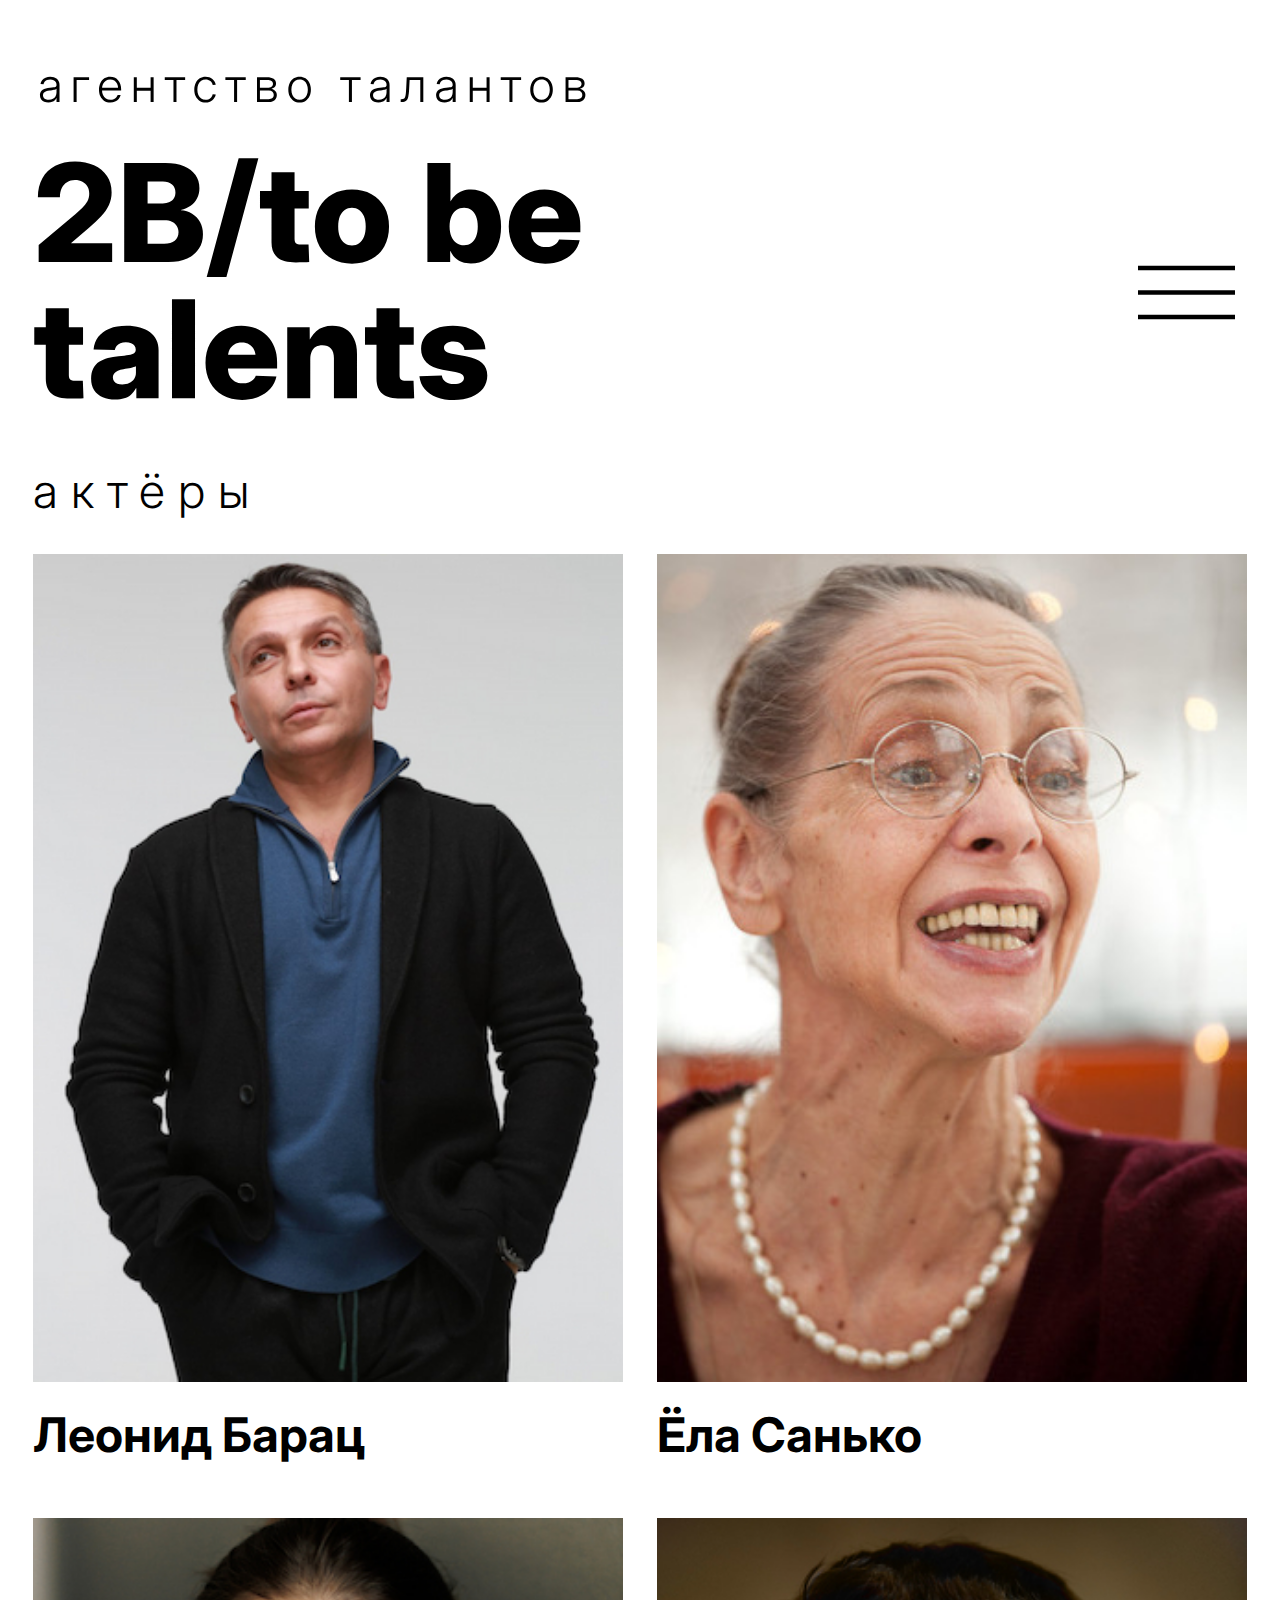
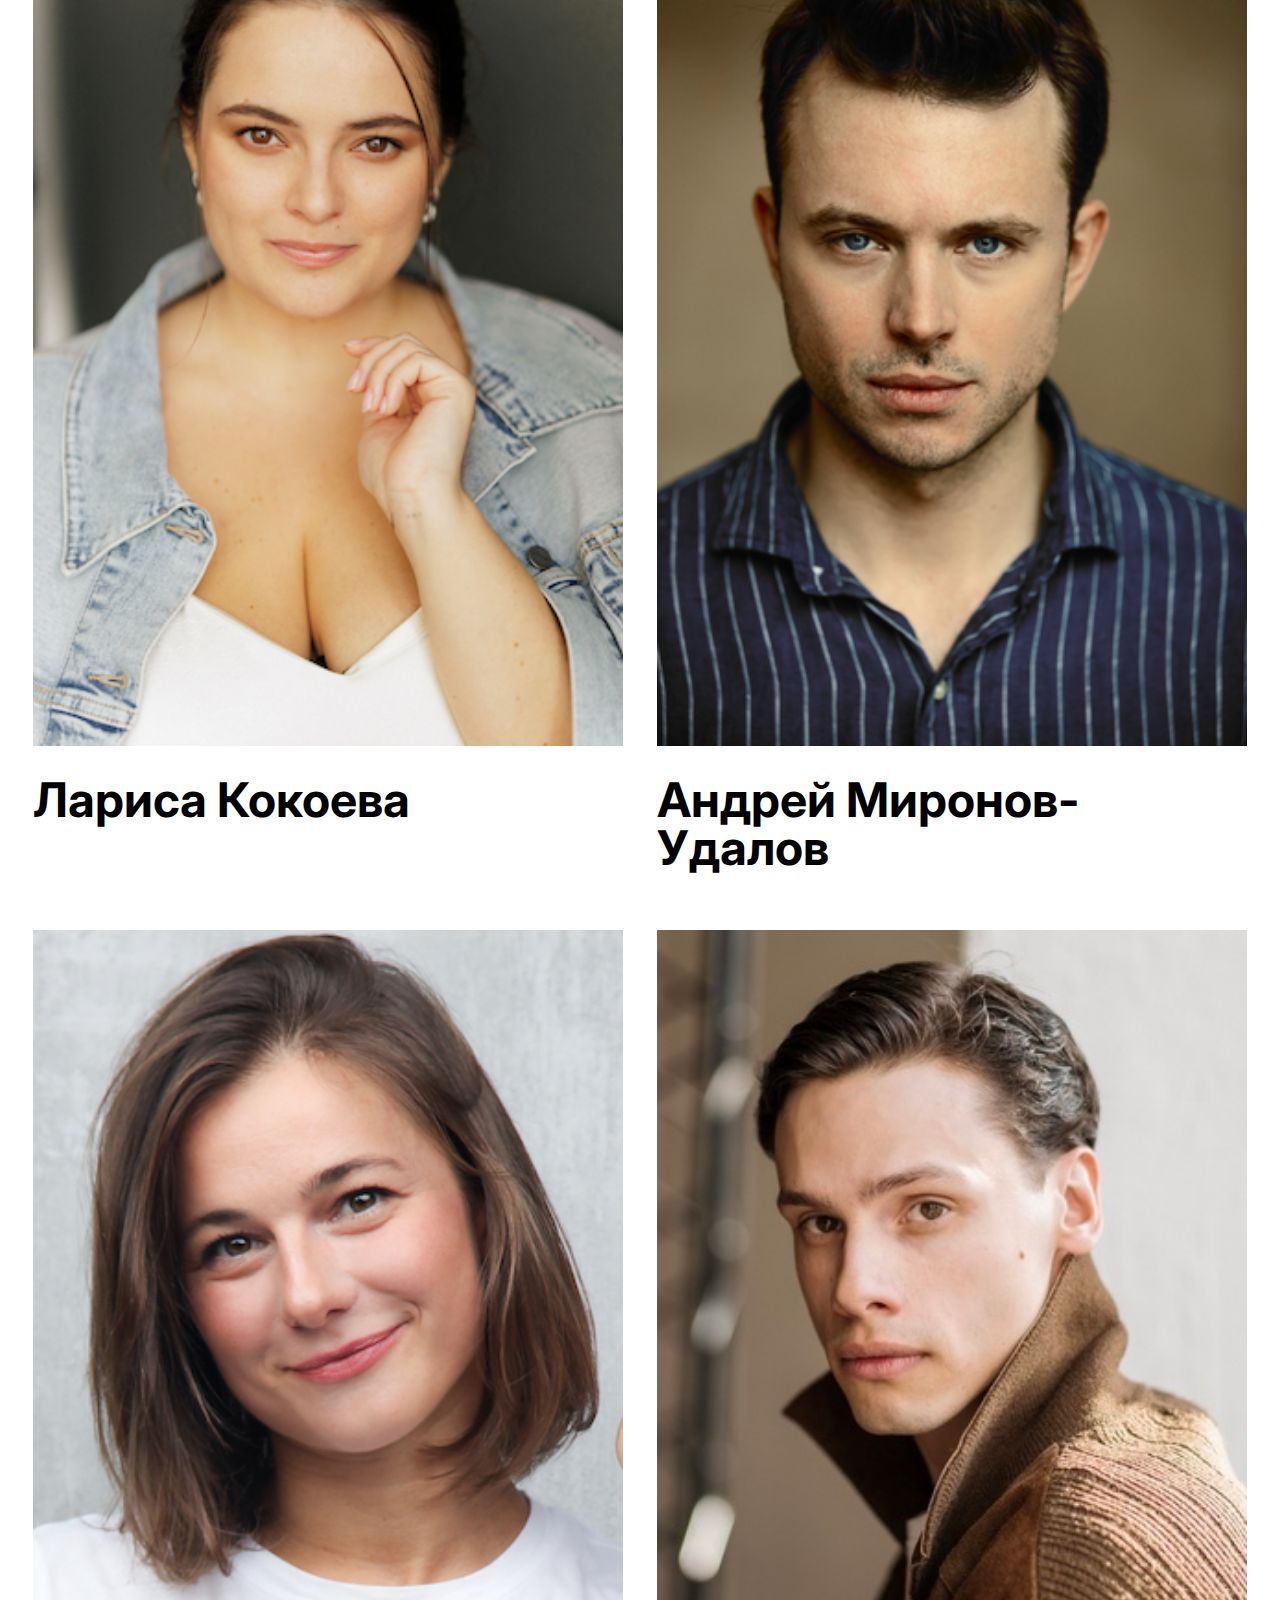
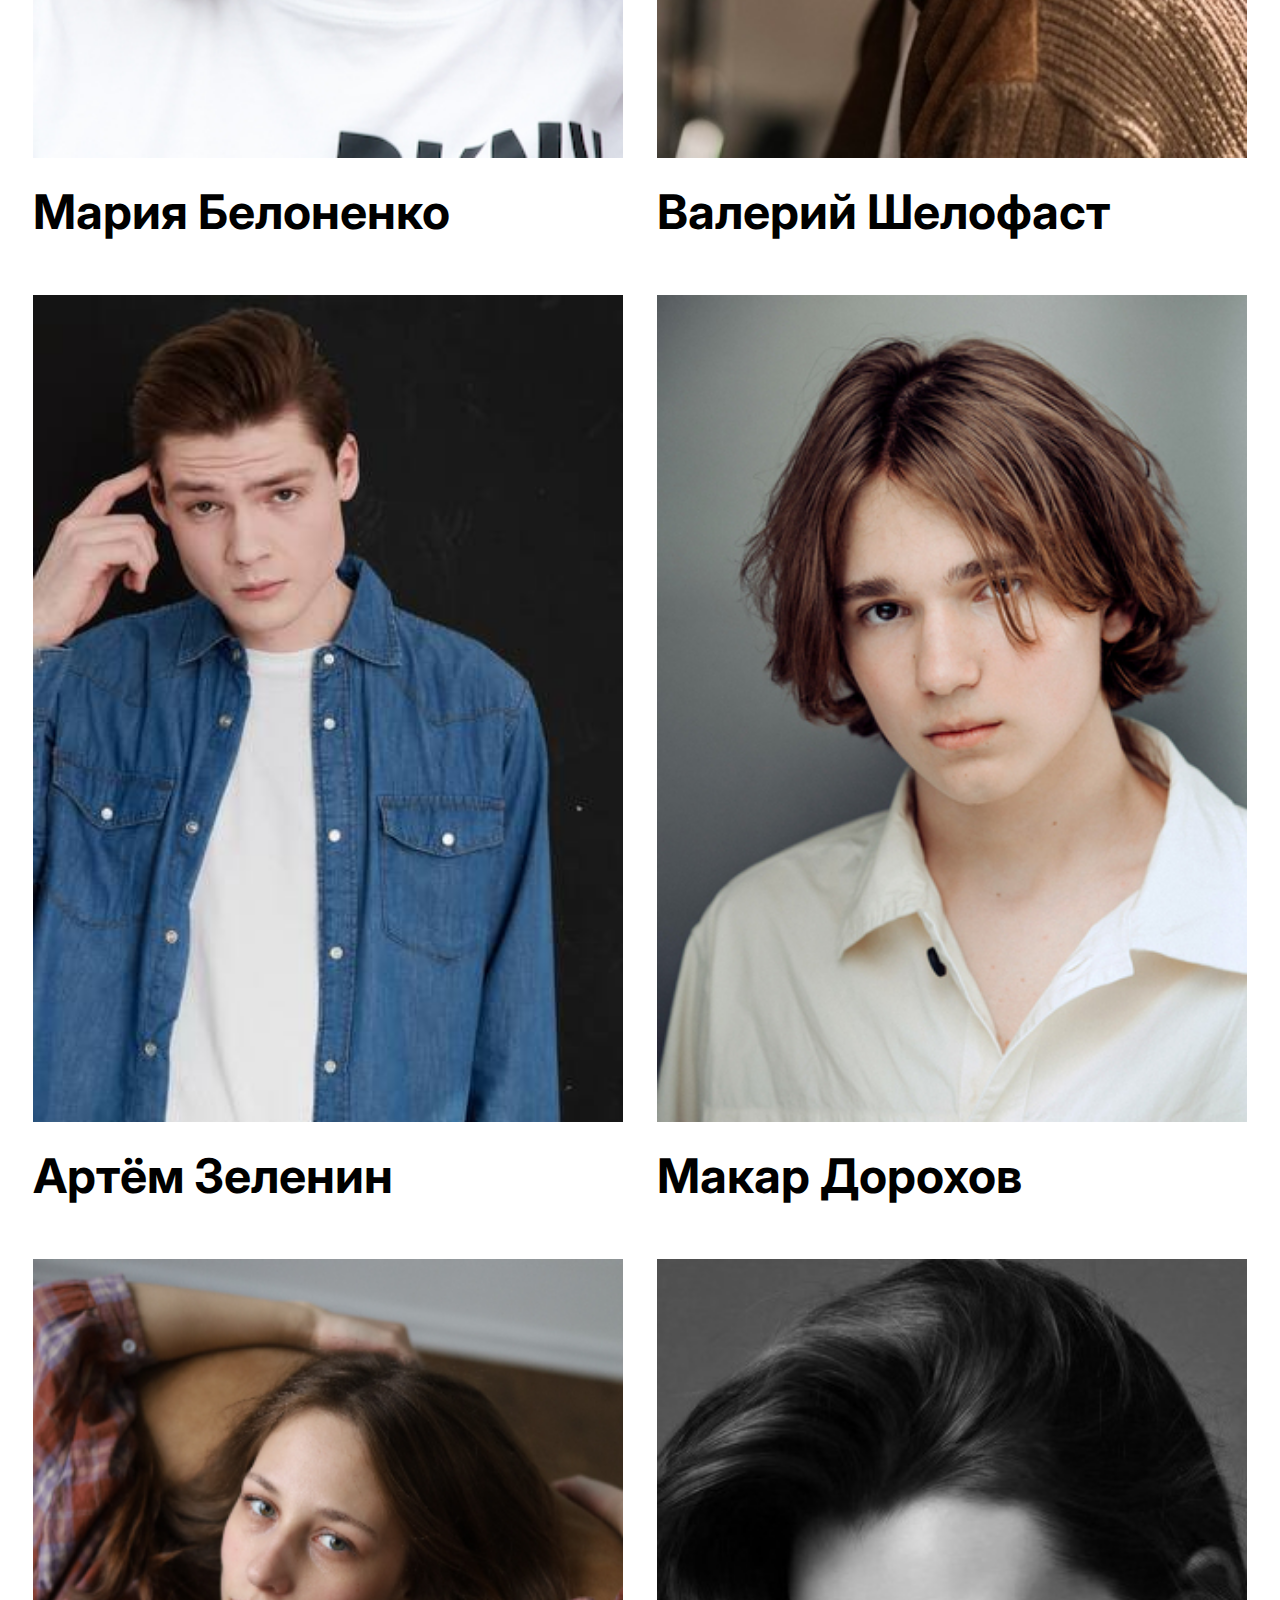
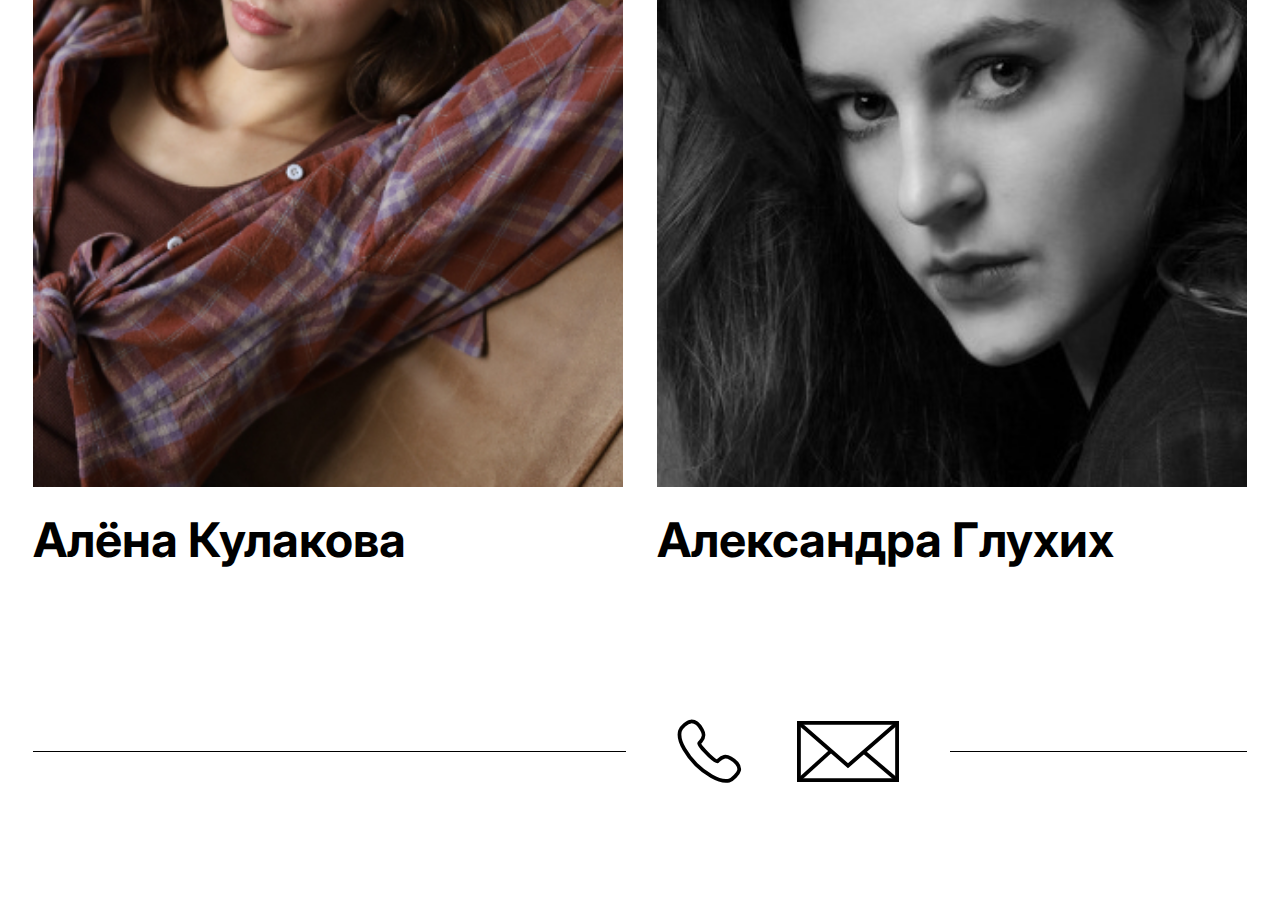
<file: index.html>
<!doctype html>
<html lang=ru>
  <head>
    <link rel="icon" href="./favicon.ico">
    <meta charset="UTF-8">
    <meta name="viewport" content="width=device-width, initial-scale=1.0">
    <title>2BTalents</title>
    <link href="/css/reset.css" rel="stylesheet">
    <link href="/css/style.css" rel="stylesheet">
    <link href="/css/logo.css" rel="stylesheet">
    <link href="/css/burger.css" rel="stylesheet">
    <link href="/css/header.css" rel="stylesheet">
    <link href="/css/phone.css" rel="stylesheet">
    <link href="/css/mail.css" rel="stylesheet">
    <link href="/css/video.css" rel="stylesheet">
    <link href="/css/kinopoisk.css" rel="stylesheet">
    <link href="/css/info.css" rel="stylesheet">
    <link href="/css/footer.css" rel="stylesheet">
    <link href="/css/footer-menu-item.css" rel="stylesheet">
    <link href="/css/person-image.css" rel="stylesheet">
    <link href="/css/person.css" rel="stylesheet">
    <link href="/css/person-image.css" rel="stylesheet">
    <link href="/css/person-title.css" rel="stylesheet">
    <link href="/css/menu-item.css" rel="stylesheet">
    <link rel="stylesheet"href="https://cdn.jsdelivr.net/npm/swiper@11/swiper-bundle.min.css"/>
  </head>
  <body>
    <div class="page-content">
      <div class="header">
        <header>
          <div class="logo-wrapper">
            <a class="logo-link" href="/"><div class="logo"></div></a>
          </div>
          <div class="burger burger-position burger-menu-button" data-parent="page-content" data-css-class="main-menu-expanded"></div>
        </header>
      </div>
      <div class="content content-main-menu">
        <div class="menu-items noselect">
          <div class="menu-item">
            <a href="/">Главная</a>
          </div>
          <div class="menu-item">
            <a href="/about.html">О нас</a>
          </div>
          <div class="menu-item">
            <a href="/2talents.html">Талантам</a>
          </div>
        </div>
        <div class="menu-icons">
            <div class="footer-menu-contacts">
              <a href="tel:+79037243484"><div class="phone"></div></a>
              <a href="mailto:7243484@gmail.com"><div class="mail"></div></a>
            </div>
        </div>
      </div>
      <div class="content">
        <div class="content-spacing"></div>
        <div class="person-list">
          <div class="person-list--title">
            актёры
          </div>
          <div class="person-list-items">
            <div class="person">
              <a href="/content/1.html">
                <div class="person-image">
                  <img src="/img/img1.jpg" />
                </div>
                <div class="person-title">Леонид Барац</div>
              </a>
            </div>
            <!--<div class="person">
              <a href="/content/2.html">
                <div class="person-image">
                  <img src="/img/img2.jpg" />
                </div>
                <div class="person-title">Мария Миронова</div>
              </a>
            </div>-->
            <div class="person">
              <a href="/content/7.html">
                <div class="person-image">
                  <img src="/img/img7.jpg" />
                </div>
                <div class="person-title">Ёла Санько</div>
              </a>
            </div>
            <div class="person">
              <a href="/content/3.html">
                <div class="person-image">
                  <img src="/img/img3.jpg" />
                </div>
                <div class="person-title">Лариса Кокоева</div>
              </a>
            </div>
            <div class="person">
              <a href="/content/4.html">
                <div class="person-image">
                  <img src="/img/img4.jpg" />
                </div>
                <div class="person-title">Андрей Миронов-Удалов</div>
              </a>
            </div>
            <div class="person">
              <a href="/content/5.html">
                <div class="person-image">
                  <img src="/img/img5.jpg" />
                </div>
                <div class="person-title">Мария Белоненко</div>
              </a>
            </div>
            <div class="person">
              <a href="/content/8.html">
                <div class="person-image">
                  <img src="/img/img8.jpg" />
                </div>
                <div class="person-title">Валерий Шелофаст</div>
              </a>
            </div>
            <div class="person">
              <a href="/content/9.html">
                <div class="person-image">
                  <img src="/img/img9.jpg" />
                </div>
                <div class="person-title">Артём Зеленин</div>
              </a>
            </div>
            <div class="person">
              <a href="/content/10.html">
                <div class="person-image">
                  <img src="/img/img10.jpg" />
                </div>
                <div class="person-title">Макар Дорохов</div>
              </a>
            </div>
            <div class="person">
              <a href="/content/11.html">
                <div class="person-image">
                  <img src="/img/img11.jpg" />
                </div>
                <div class="person-title">Алёна Кулакова</div>
              </a>
            </div>
            <div class="person">
              <a href="/content/12.html">
                <div class="person-image">
                  <img src="/img/img12.jpg" />
                </div>
                <div class="person-title">Александра Глухих</div>
              </a>
            </div>
          </div>
        </div>
<!--        <div class="person-list">
          <div class="person-list--title">
            режиссёры
          </div>
          <div class="person-list-items">
            <div class="person">
              <a href="/content/6.html">
                <div class="person-image">
                  <img src="/img/img6.jpg" />
                </div>
                <div class="person-title">Кирилл Михановский</div>
              </a>
            </div>
          </div>
        </div>-->
      </div>
      <div class="footer">
        <footer>
          <div class="footer-left">
            <hr />
          </div>
          <div class="footer-right">
            <div class="footer-menu ls-25">
              <div class="footer-menu-item">
                <a href="/">главная</a>
              </div>
              <div class="footer-menu-item--skip">
                •
              </div>
              <div class="footer-menu-item">
                <a href="/about.html">о нас</a>
              </div>
              <div class="footer-menu-item--skip">
                •
              </div>
              <div class="footer-menu-item">
                <a href="/2talents.html">талантам</a>
              </div>
            </div>
            <div class="footer-menu-contacts">
              <a href="tel:+79037243484"><div class="phone"></div></a>
              <a href="mailto:7243484@gmail.com"><div class="mail"></div></a>
            </div>
          </div>
        </footer>
      </div>
    </div>
    <script src="https://cdn.jsdelivr.net/npm/swiper@11/swiper-bundle.min.js"></script>
    <script type="text/javascript" src="/js/main.js"></script>
  </body>
</html>
</file>
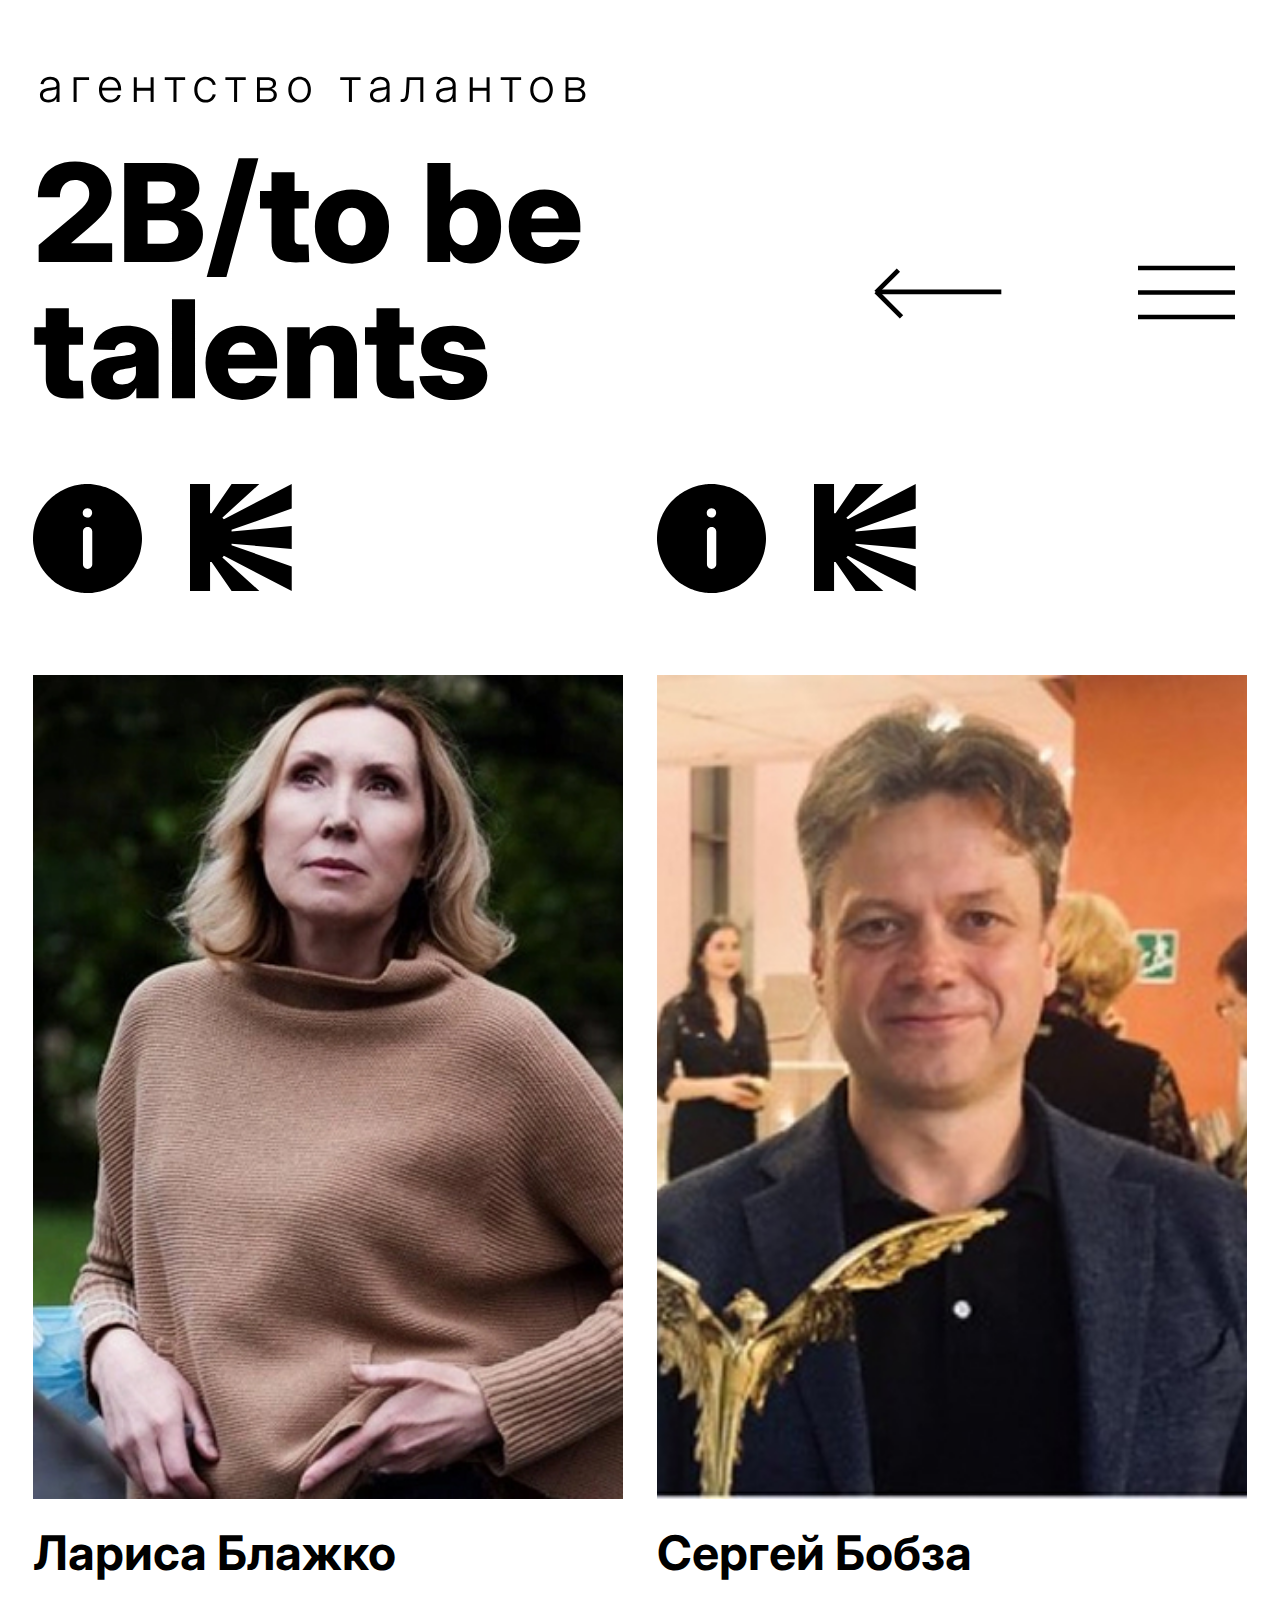
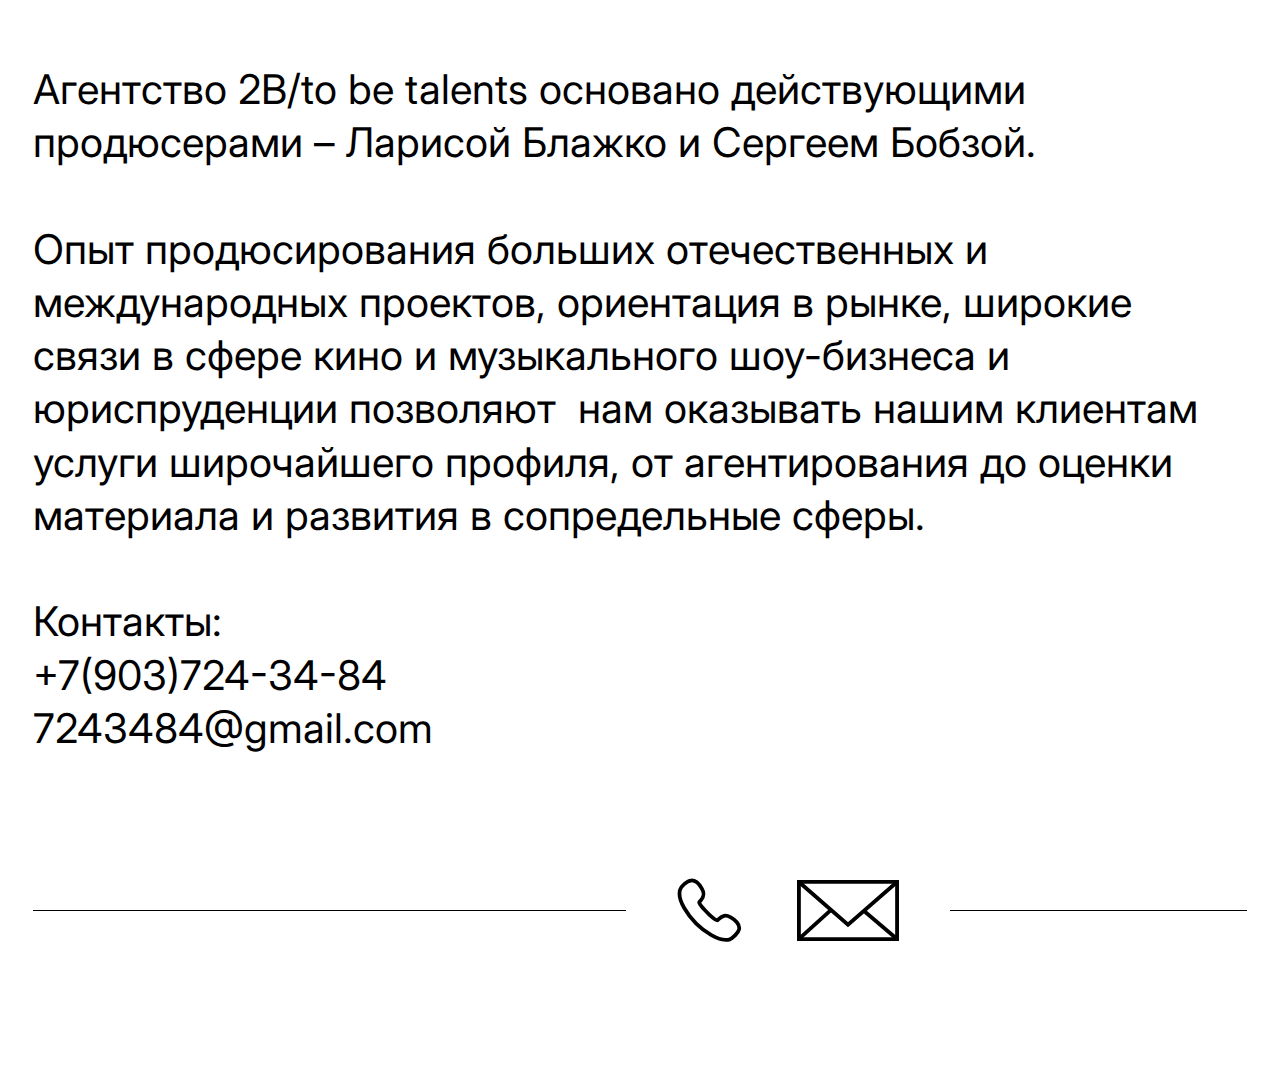
<file: about.html>
<!doctype html>
<html lang=ru>
  <head>
    <link rel="icon" href="./favicon.ico">
    <meta charset="UTF-8">
    <meta name="viewport" content="width=device-width, initial-scale=1.0">
    <title>2BTalents</title>
    <link href="/css/reset.css" rel="stylesheet">
    <link href="/css/style.css" rel="stylesheet">
    <link href="/css/logo.css" rel="stylesheet">
    <link href="/css/burger.css" rel="stylesheet">
    <link href="/css/header.css" rel="stylesheet">
    <link href="/css/phone.css" rel="stylesheet">
    <link href="/css/mail.css" rel="stylesheet">
    <link href="/css/video.css" rel="stylesheet">
    <link href="/css/kinopoisk.css" rel="stylesheet">
    <link href="/css/info.css" rel="stylesheet">
    <link href="/css/footer.css" rel="stylesheet">
    <link href="/css/footer-menu-item.css" rel="stylesheet">
    <link href="/css/person-image.css" rel="stylesheet">
    <link href="/css/person.css" rel="stylesheet">
    <link href="/css/person-image.css" rel="stylesheet">
    <link href="/css/person-title.css" rel="stylesheet">
    <link href="/css/menu-item.css" rel="stylesheet">
    <link rel="stylesheet"href="https://cdn.jsdelivr.net/npm/swiper@11/swiper-bundle.min.css"/>
  </head>
  <body>
    <div class="page-content">
      <div class="header">
        <header>
          <div class="logo-wrapper">
            <a class="logo-link" href="/"><div class="logo"></div></a>
            <a href="../index.html" class="backbtn-link"><div class="backbtn"></div></a>
          </div>
          <div class="burger burger-position burger-menu-button" data-parent="page-content" data-css-class="main-menu-expanded"></div>
        </header>
      </div>
      <div class="content content-main-menu">
        <div class="menu-items noselect">
          <div class="menu-item">
            <a href="/">Главная</a>
          </div>
          <div class="menu-item">
            <a href="/about.html">О нас</a>
          </div>
          <div class="menu-item">
            <a href="/2talents.html">Талантам</a>
          </div>
        </div>
        <div class="menu-icons">
            <div class="footer-menu-contacts">
              <a href="tel:+79037243484"><div class="phone"></div></a>
              <a href="mailto:7243484@gmail.com"><div class="mail"></div></a>
            </div>
        </div>
      </div>
      <div class="content content-about-default">
        <div class="content-spacing about"></div>
        <div class="content content-about content-larisa">
          <div class="content-close-button"></div>
          <div class="person-about">
            <div class="person">
              <a href="#">
                <div class="person-image">
                  <img src="/img/img-about-1.jpg" />
                </div>
                <div class="person-title">Лариса Блажко</div>
              </a>
            </div>
            <div>
              <p>Окончила ГИТИС по специальности актриса кино и театра.</p>
              <p><br /></p>
              <p>С 1991 по 2002 жила в Ванкувере, в Канаде. Снималась в кино и рекламе. Получила образование психолога</p>
              <p><br /></p>
              <p>Вернувшись в Москву, работала в финансовой сфере</p>
              <p><br /></p>
              <p>С 2015 - продюсер в кино</p>
            </div>
            <div>
              <p><span>Фильмография:</span></p>
              <p><br /></p>
              <p>"Один день в Стамбуле" (2024) — (реж. Авет Оганесян)</p>
              <p>"О чём говорят мужчины. Простые удовольствия" (2023) — (реж. Михаил Поляков)</p>
              <p>"В Бореньке чего-то нет" (сериал, 2021–2023) — (реж. Никита Власов)</p>
              <p>"Красотка в ударе" (2020) — (реж. Яна Гладких)</p>
              <p>"Маша" (2020) — (реж. Анастасия Пальчикова)</p>
              <p>"Обратная связь" (2020) — (реж. Алексей Нужный)</p>
              <p>"Без меня" (2018) — (реж. Кирилл Плетнёв)</p>
              <p>"Громкая связь" (2018) — (реж. Алексей Нужный)</p>
              <p>"На районе" (2018) — (реж. Ольга Зуева)</p>
            </div>              
          </div>
        </div>
        <div class="content content-about content-sergey">
          <div class="content-close-button"></div>
          <div class="person-about">
            <div class="person">
              <a href="#">
                <div class="person-image">
                  <img src="/img/img-about-2.jpg" />
                </div>
                <div class="person-title">Сергей Бобза</div>
              </a>
            </div>
            <div>
              <p>Окончил юридический факультет Кубанского госуниверситета.</p>
              <p><br /></p>
              <p>В 1997 – 2002 г. работал адвокатом московской коллегии адвокатов, специализировался на обслуживании артистов и других клиентов из сферы музыкального щоу-бизнеса.</p>
              <p><br /></p>
              <p>В 2002 – 2003 г. работал директором ПЦ Неформат (группы ТАТУ, 7Б и др.)</p>
              <p><br /></p>
              <p>В 2004 – 2009 г.г. занимался продюсированием музыкальных проектов (Маша и Медведи и др.)</p>
              <p><br /></p>
              <p>С 2010 г – директор кинокомпании «Леополис». С 2021 г. - соучредитель компании «Хэд Мэйд Продакшен».</p>
            </div>
            <div>
              <p><span>Фильмография:</span></p>
              <p><br /></p>
              <p>«Айда!» (сериал) (О.Асадулин), 2025</p>
              <p>«Один день в Стамбуле» (А.Оганесян), 2024</p>
              <p>«Обе две» (В.Котт), 2024</p>
              <p>«Повышая градус» (сериал) (Г.Малков, М.Максимов), 2023</p>
              <p>«Поехавшая» (А.Маслов), 2023</p>
              <p>«Единица Монтевидео» (Т.Лютаева), 2023</p>
              <p>«О чем говорят мужчины. Простые удовольствия» (М.Поляков), 2022</p>
              <p>«В Бореньке чего-то нет» (сериал) (Н.Власов), 2021</p>
              <p>«Староверы:Сага» (А.Бакланова), 2021</p>
              <p>«Маленький воин» (И.Ермолов), 2021</p>
              <p>«Жизнь вокруг свадьбы» (М.Трошинкин), 2020</p>
              <p>«Закура» (И.Вдовин), 2020</p>
              <p>«Успех» (П.Руминов), 2019</p>
              <p>«Ван Гоги» (С.Ливнев), 2018</p>
              <p>«На районе» (О.Зуева), 2018</p>
              <p>«Симбиоз» (Д.Иванов), 2017</p>
              <p>«Погружение» (О.Городецкая), 2015</p>
              <p>«Статус: Свободен» (П.Руминов), 2015</p>
              <p>«Любовь в большом городе 3» (М.Вайсберг, Д,Додсон), 2013</p>
            </div>
          </div>
        </div>
        <div class="person-list-items person-list-items--about">
          <div class="person">
            <div class="person-legend">
              <div class="info content-activator" data-target-class="content-larisa" data-main-class="person-list-items--about"></div>
              <a target="_blank" href="https://www.kinopoisk.ru/name/2687908/"><div class="kinopoisk"></div></a>
            </div>
            <a href="#">
              <div class="person-image">
                <img src="/img/img-about-1.jpg" />
              </div>
              <div class="person-title">Лариса Блажко</div>
            </a>
          </div>
          <div class="person">
            <div class="person-legend">
              <div class="info content-activator" data-target-class="content-sergey" data-main-class="person-list-items--about"></div>
              <a target="_blank" href="https://www.kinopoisk.ru/name/3184854/"><div class="kinopoisk"></div></a>
            </div>
            <a href="#">
              <div class="person-image">
                <img src="/img/img-about-2.jpg" />
              </div>
              <div class="person-title">Сергей Бобза</div>
            </a>
          </div>
        </div>
        <div class="about-description-both">
          <p>Агентство 2B/to be talents основано действующими продюсерами – Ларисой Блажко и Сергеем Бобзой.</p>
          <p><br /></p>
          <p>Опыт продюсирования больших отечественных и международных проектов, ориентация в рынке, широкие связи в сфере кино и музыкального шоу-бизнеса и юриспруденции позволяют  нам оказывать нашим клиентам услуги широчайшего профиля, от агентирования до оценки материала и развития в сопредельные сферы.</p>
          <p><br /></p>
          <p>Контакты:<br />
            <a href="tel:+79037243484" style="color: black; text-decoration: none;">+7(903)724-34-84</a><br />
            <a href="mailto:7243484@gmail.com" style="color: black; text-decoration: none;">7243484@gmail.com</a>
            </p>
        </div>
      </div>
      <div class="footer">
        <footer>
          <div class="footer-left">
            <hr />
          </div>
          <div class="footer-right">
            <div class="footer-menu ls-25">
              <div class="footer-menu-item">
                <a href="/">главная</a>
              </div>
              <div class="footer-menu-item--skip">
                •
              </div>
              <div class="footer-menu-item">
                <a href="/pages/about.html">о нас</a>
              </div>
              <div class="footer-menu-item--skip">
                •
              </div>
              <div class="footer-menu-item">
                <a href="/2talents.html">талантам</a>
              </div>
            </div>
            <div class="footer-menu-contacts">
              <a href="tel:+79037243484"><div class="phone"></div></a>
              <a href="mailto:7243484@gmail.com"><div class="mail"></div></a>
            </div>
          </div>
        </footer>
      </div>
    </div>
    <script src="https://cdn.jsdelivr.net/npm/swiper@11/swiper-bundle.min.js"></script>
    <script type="text/javascript" src="/js/main.js"></script>
  </body>
</html>
</file>
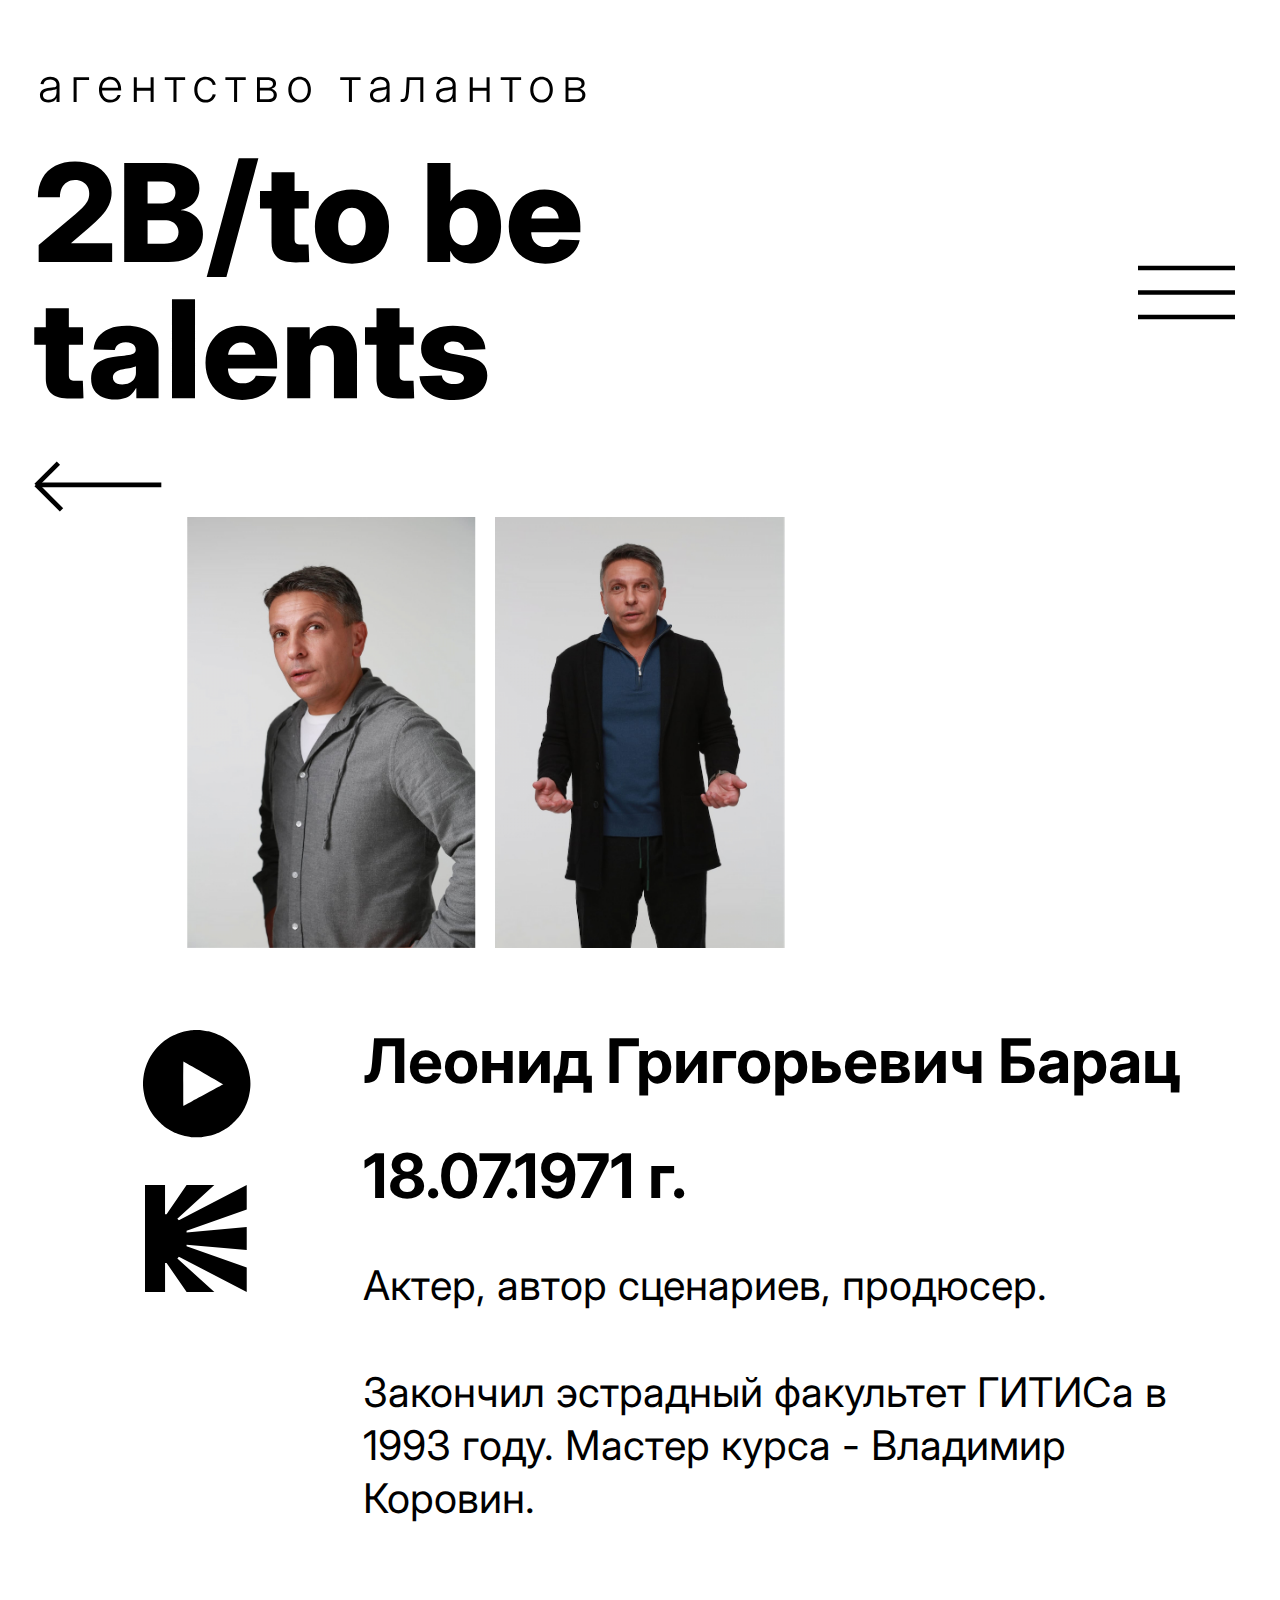
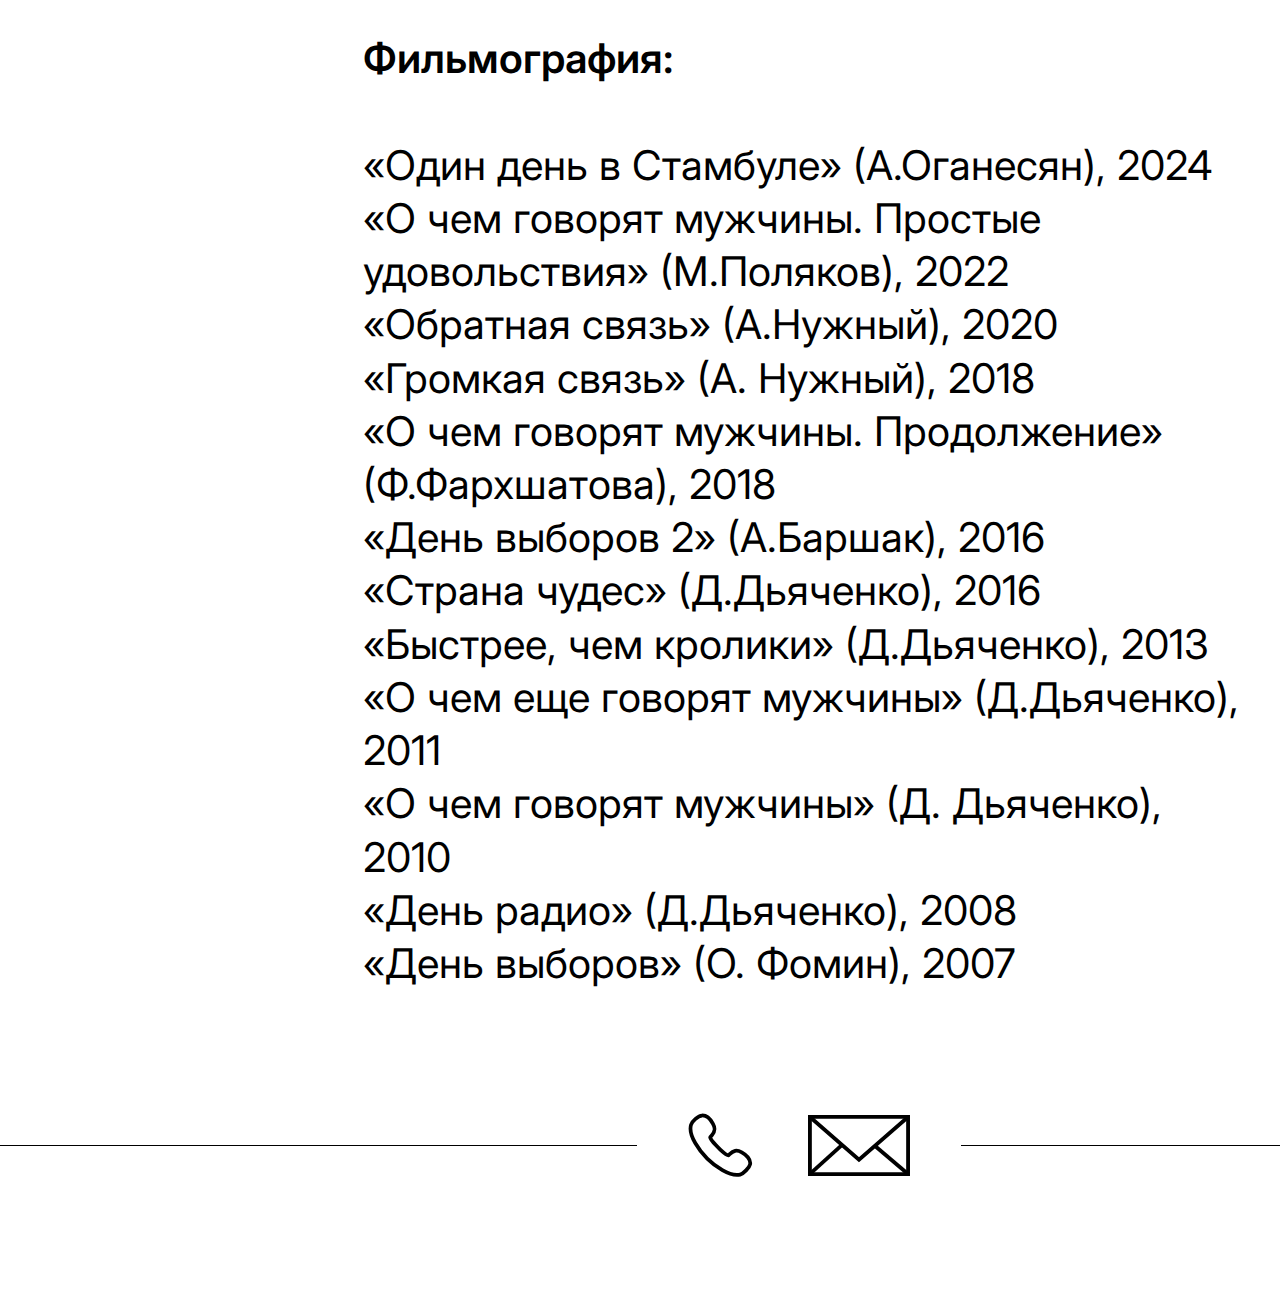
<file: content/1.html>
<!doctype html>
<html lang=ru>
  <head>
    <link rel="icon" href="./favicon.ico">
    <meta charset="UTF-8">
    <meta name="viewport" content="width=device-width, initial-scale=1.0">
    <title>2BTalents</title>
    <link href="/css/reset.css" rel="stylesheet">
    <link href="/css/style.css" rel="stylesheet">
    <link href="/css/logo.css" rel="stylesheet">
    <link href="/css/burger.css" rel="stylesheet">
    <link href="/css/header.css" rel="stylesheet">
    <link href="/css/phone.css" rel="stylesheet">
    <link href="/css/mail.css" rel="stylesheet">
    <link href="/css/video.css" rel="stylesheet">
    <link href="/css/kinopoisk.css" rel="stylesheet">
    <link href="/css/info.css" rel="stylesheet">
    <link href="/css/footer.css" rel="stylesheet">
    <link href="/css/footer-menu-item.css" rel="stylesheet">
    <link href="/css/person-image.css" rel="stylesheet">
    <link href="/css/person.css" rel="stylesheet">
    <link href="/css/person-image.css" rel="stylesheet">
    <link href="/css/person-title.css" rel="stylesheet">
    <link href="/css/menu-item.css" rel="stylesheet">
    <link rel="stylesheet"href="https://cdn.jsdelivr.net/npm/swiper@11/swiper-bundle.min.css"/>
  </head>
  <body>
    <div class="page-content">
      <div class="header">
        <header>
          <div class="logo-wrapper">
            <a class="logo-link" href="/"><div class="logo"></div></a>
          </div>
          <div class="burger burger-position burger-menu-button" data-parent="page-content" data-css-class="main-menu-expanded"></div>
        </header>
      </div>
      <div class="content content-main-menu">
        <div class="menu-items noselect">
          <div class="menu-item">
            <a href="/">Главная</a>
          </div>
          <div class="menu-item">
            <a href="/about.html">О нас</a>
          </div>
          <div class="menu-item">
            <a href="/2talents.html">Талантам</a>
          </div>
        </div>
        <div class="menu-icons">
            <div class="footer-menu-contacts">
              <a href="tel:+79037243484"><div class="phone"></div></a>
              <a href="mailto:t@2talents.ru"><div class="mail"></div></a>
            </div>
        </div>
      </div>
      
      <div class="content">
        <a href="../index.html" class="backbtn-link">
          <div class="backbtn"></div></a></div>
        <div class="content-spacing person"></div>
        
        
	<div class="person-details--gallery">
	  <div class="swiper">
	    <div class="swiper-wrapper disabled">
              <div class="swiper-slide disabled"><img src="/img/img1.1.jpg" /></div>
              <div class="swiper-slide"><img src="/img/img1.2.jpg" /></div>
	    </div>
	  </div>
	</div>
        <div class="person-details">
          <div class="person-details--left">
            <div class="person-details--icons">
              <a href="#"><div class="video"></div></a>
	      <a target="_blank" href="https://www.kinopoisk.ru/name/1101283/"><div class="kinopoisk"></div></a>
            </div>
          </div>
	  <div class="person-details--text">
	    <div class="person-details--main">
	      <h2 class="person-details--title">Леонид Григорьевич Барац</h2>
	      <p><br /></p>
	      <div class="person-details--title">18.07.1971 г.</div>
	      <p><br /></p>
	      <p>Актер, автор сценариев, продюсер.
	      <p><br /></p>
	      <p>Закончил эстрадный факультет ГИТИСа в 1993 году. Мастер курса - Владимир Коровин.</p>
	      <p><br /></p>
	    </div>
	    <div class="person-details-jobs">
	      <div class="person-details-jobs--item">
	        <p><br /></p>
		<p><span>Фильмография:</span></p>
		<p><br /></p>
		<p>«Один день в Стамбуле» (А.Оганесян), 2024
		<p>«О чем говорят мужчины. Простые удовольствия» (М.Поляков), 2022
		<p>«Обратная связь» (А.Нужный), 2020
		<p>«Громкая связь» (А. Нужный), 2018
		<p>«О чем говорят мужчины. Продолжение» (Ф.Фархшатова), 2018
		<p>«День выборов 2» (А.Баршак), 2016
		<p>«Страна чудес» (Д.Дьяченко), 2016
		<p>«Быстрее, чем кролики» (Д.Дьяченко), 2013
		<p>«О чем еще говорят мужчины» (Д.Дьяченко), 2011
		<p>«О чем говорят мужчины» (Д. Дьяченко), 2010
		<p>«День радио» (Д.Дьяченко), 2008
		<p>«День выборов» (О. Фомин), 2007 
	      </div>
	    </div>
	  </div>
	</div>
      </div>
      <div class="footer mt-7915">
        <footer>
          <div class="footer-left">
            <hr />
          </div>
          <div class="footer-right">
            <div class="footer-menu ls-25">
              <div class="footer-menu-item">
                <a href="/">главная</a>
              </div>
              <div class="footer-menu-item--skip">
                •
              </div>
              <div class="footer-menu-item">
                <a href="/about.html">о нас</a>
              </div>
              <div class="footer-menu-item--skip">
                •
              </div>
              <div class="footer-menu-item">
                <a href="/2talents.html">талантам</a>
              </div>
            </div>
            <div class="footer-menu-contacts">
              <a href="tel:+79037243484"><div class="phone"></div></a>
              <a href="mailto:t@2btalents.ru"><div class="mail"></div></a>
            </div>
          </div>
        </footer>
      </div>
    </div>
    <script src="https://cdn.jsdelivr.net/npm/swiper@11/swiper-bundle.min.js"></script>
    <script type="text/javascript" src="/js/main.js"></script>
  </body>
</html>
</file>
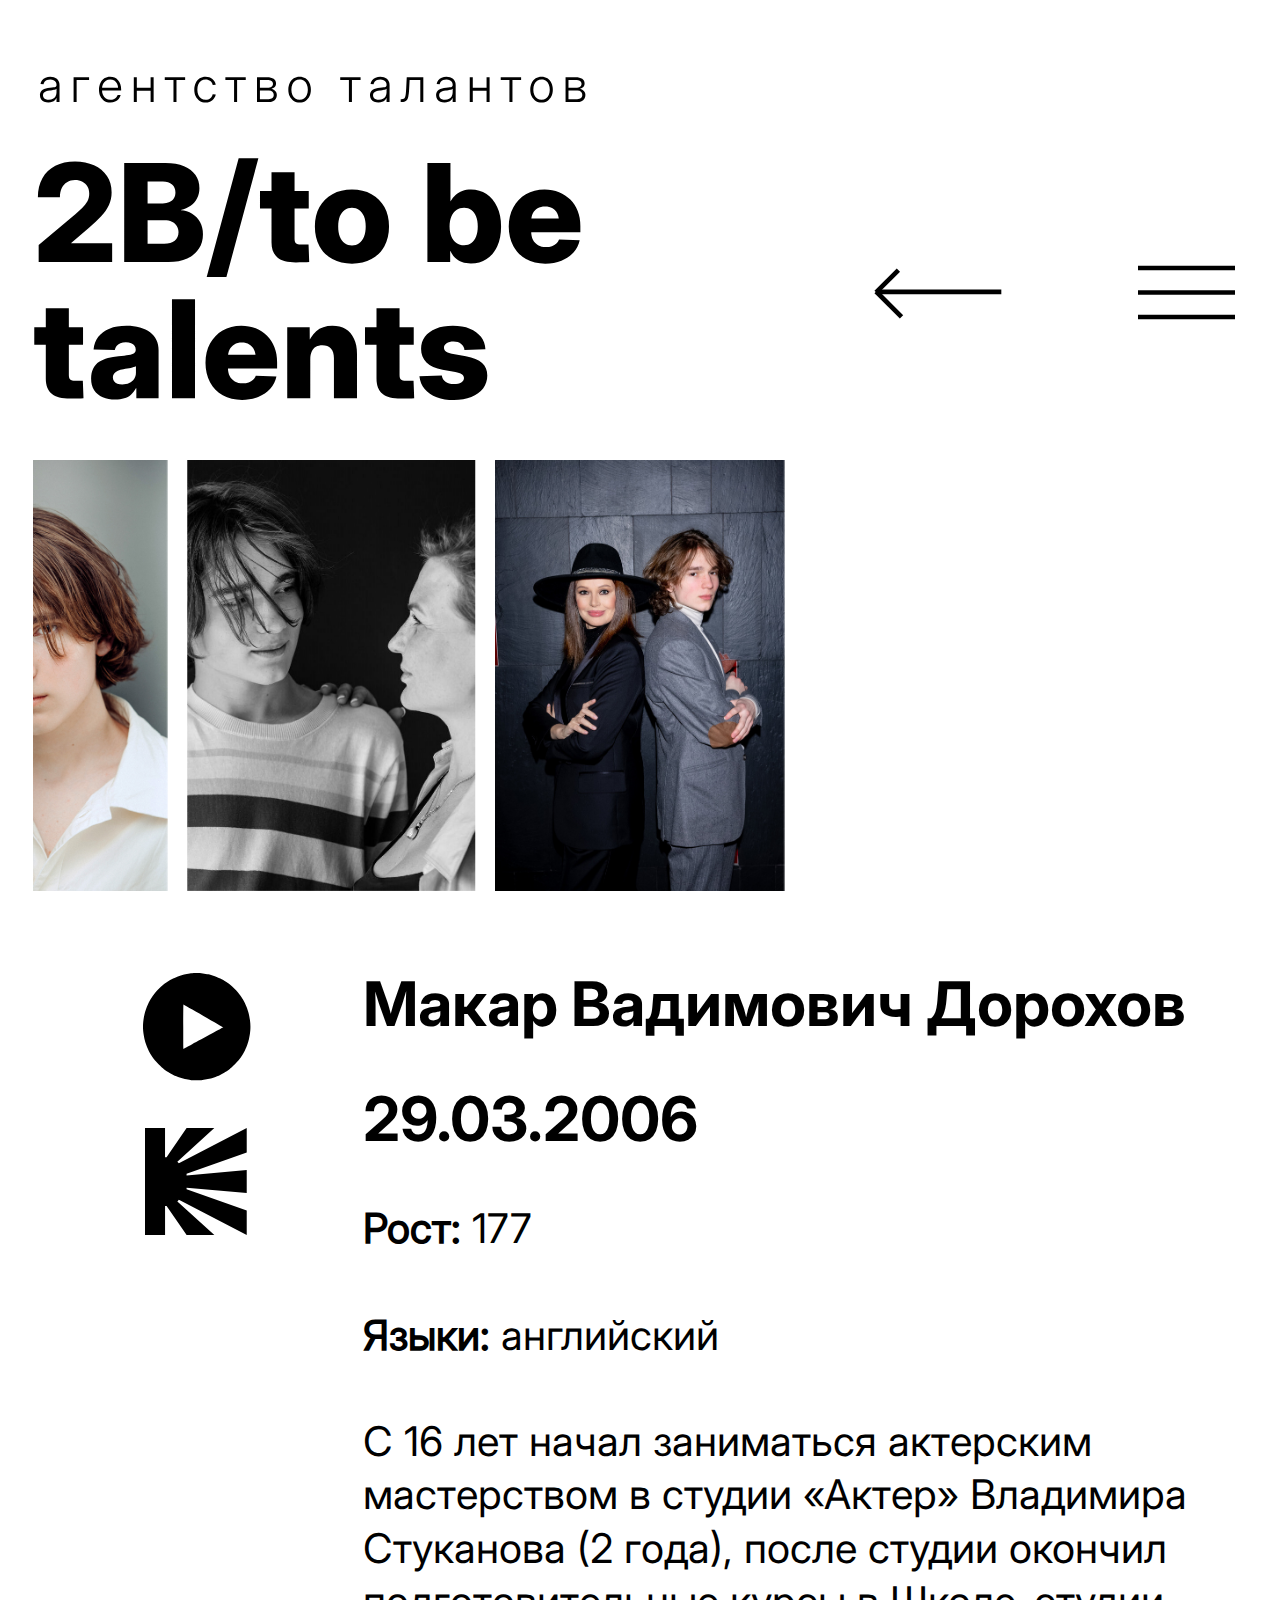
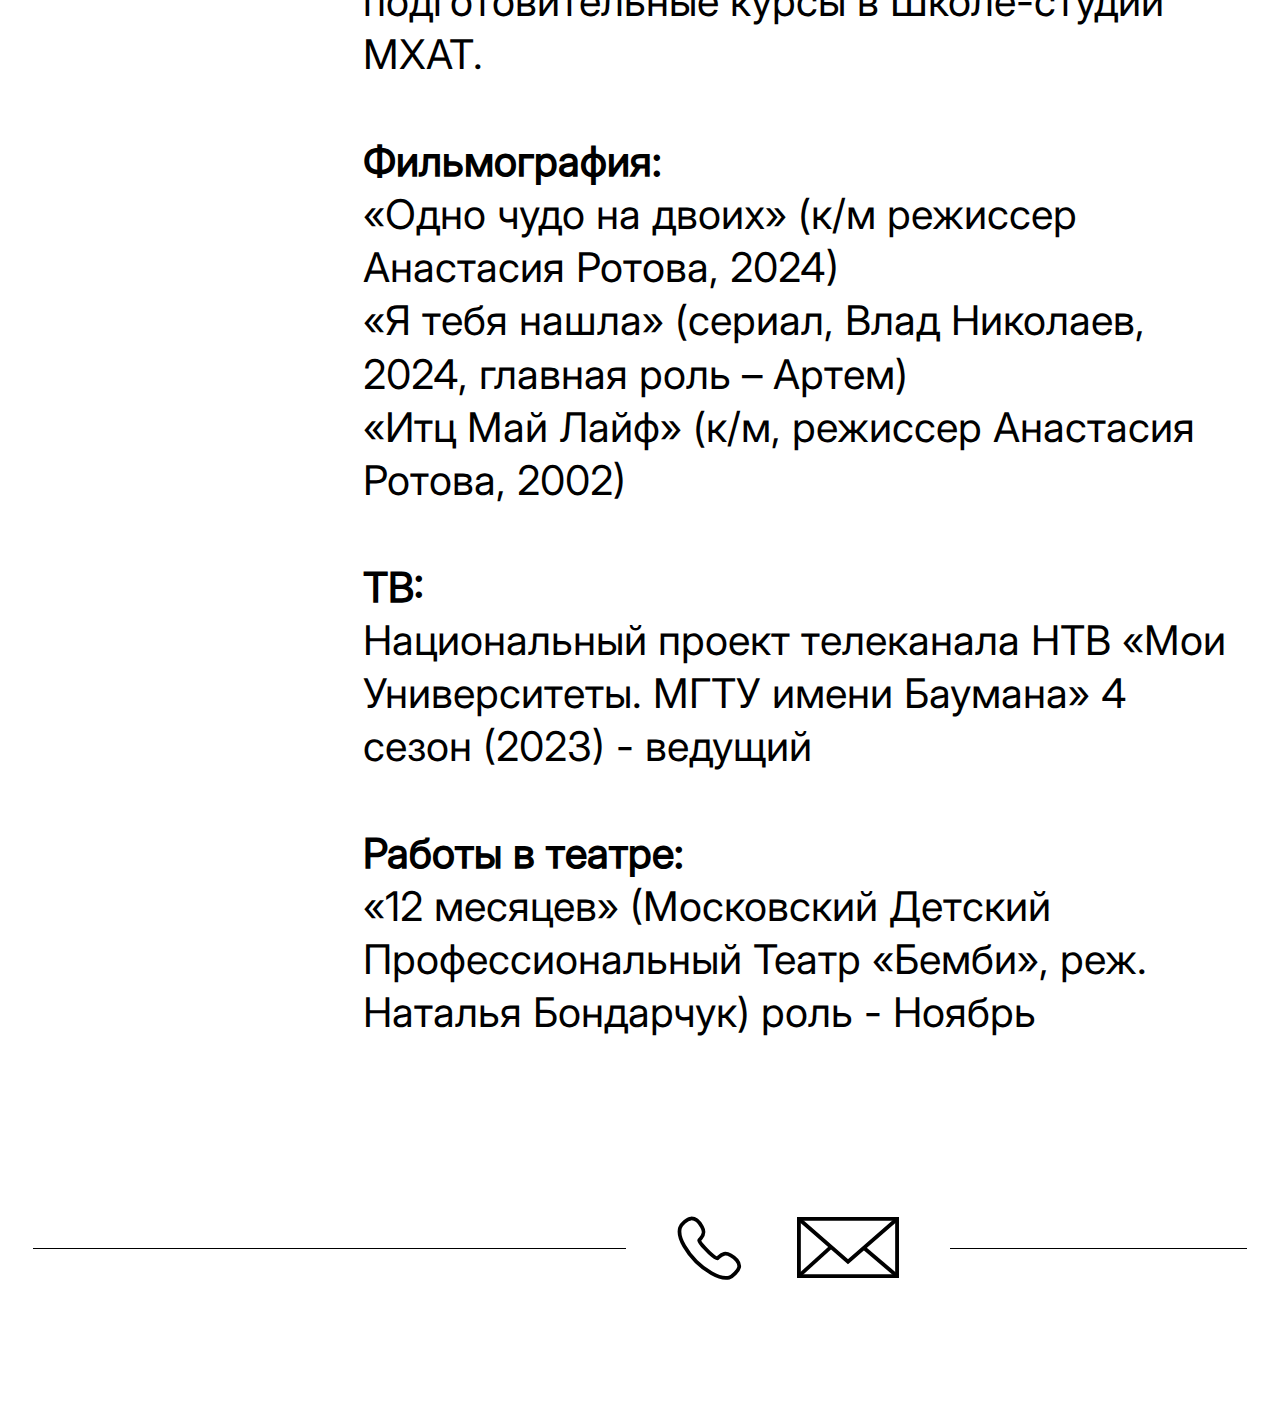
<file: content/10.html>
<!doctype html>
<html lang=ru>
  <head>
    <link rel="icon" href="/favicon.ico">
    <meta charset="UTF-8">
    <meta name="viewport" content="width=device-width, initial-scale=1.0">
    <title>2BTalents</title>
    <link href="/css/reset.css" rel="stylesheet">
    <link href="/css/style.css" rel="stylesheet">
    <link href="/css/logo.css" rel="stylesheet">
    <link href="/css/burger.css" rel="stylesheet">
    <link href="/css/header.css" rel="stylesheet">
    <link href="/css/phone.css" rel="stylesheet">
    <link href="/css/mail.css" rel="stylesheet">
    <link href="/css/video.css" rel="stylesheet">
    <link href="/css/kinopoisk.css" rel="stylesheet">
    <link href="/css/info.css" rel="stylesheet">
    <link href="/css/footer.css" rel="stylesheet">
    <link href="/css/footer-menu-item.css" rel="stylesheet">
    <link href="/css/person-image.css" rel="stylesheet">
    <link href="/css/person.css" rel="stylesheet">
    <link href="/css/person-image.css" rel="stylesheet">
    <link href="/css/person-title.css" rel="stylesheet">
    <link href="/css/menu-item.css" rel="stylesheet">
    <link rel="stylesheet"href="https://cdn.jsdelivr.net/npm/swiper@11/swiper-bundle.min.css"/>
  </head>
  <body>
    <div class="zoom-content zoom-hide"></div>
    <div class="zoom-stop zoom-hide"></div>
    <div class="page-content">
      <div class="header">
        <header>
          <div class="logo-wrapper">
            <a class="logo-link" href="/"><div class="logo"></div></a>
            <a href="../index.html" class="backbtn-link"><div class="backbtn"></div></a>
          </div>
          <div class="burger burger-position burger-menu-button" data-parent="page-content" data-css-class="main-menu-expanded"></div>
        </header>
      </div>
      <div class="content content-main-menu">
        <div class="menu-items noselect">
          <div class="menu-item">
            <a href="/">Главная</a>
          </div>
          <div class="menu-item">
            <a href="/about.html">О нас</a>
          </div>
          <div class="menu-item">
            <a href="/2talents.html">Талантам</a>
          </div>
        </div>
        <div class="menu-icons">
            <div class="footer-menu-contacts">
              <a href="tel:+79164606622"><div class="phone"></div></a>
              <a href="mailto:t@2talents.ru"><div class="mail"></div></a>
            </div>
        </div>
      </div>
      <div class="content">
        <div class="content-spacing person"></div>
        <div class="person-details--gallery">
          <div class="swiper">
            <div class="swiper-wrapper">
              <div class="swiper-slide">
                <div class="zoom-stop">
                  <div class="zoom-stop-icon zoom-hide"></div>
                </div>
                <img src="/img/img10.1.jpg" />
                <div class="zoom-start"></div>
              </div>
              <div class="swiper-slide">
                <div class="zoom-stop">
                  <div class="zoom-stop-icon zoom-hide"></div>
                </div>
                <img src="/img/img10.2.jpg" />
                <div class="zoom-start"></div>
              </div>
              <div class="swiper-slide">
                <div class="zoom-stop">
                  <div class="zoom-stop-icon zoom-hide"></div>
                </div>
                <img src="/img/img10.3.jpg" />
                <div class="zoom-start"></div>
              </div>
              <div class="swiper-slide">
                <div class="zoom-stop">
                  <div class="zoom-stop-icon zoom-hide"></div>
                </div>
                <img src="/img/img10.4.jpg" />
                <div class="zoom-start"></div>
              </div>
            </div>
            <div class="swiper-button-prev"></div>
            <div class="swiper-button-next"></div>
          </div>
        </div>
        <div class="person-details">
          <div class="person-details--left">
            <div class="person-details--icons">
              <a href="#"><div class="video"></div></a>
              <a target="_blank" href="#">
                <div class="kinopoisk"></div>
              </a>
            </div>
          </div>
	  <div class="person-details--text">
	    <div class="person-details--main">
	      <h2 class="person-details--title">Макар Вадимович Дорохов</h2>
	      <p><br />
	      <div class="person-details--title">29.03.2006</div>
	      <p><br /></p>
	      <p><b>Рост:</b> 177</p>
        <p><br /></p>
        <p><b>Языки:</b> английский</p>
        <p><br /></p>
        <p>С 16 лет начал заниматься актерским мастерством в студии «Актер» Владимира Стуканова (2 года), после студии окончил подготовительные курсы в Школе-студии МХАТ.</p>
        <p><br /></p>
        <p><b>Фильмография:</b>
        <p>«Одно чудо на двоих» (к/м режиссер Анастасия Ротова, 2024)
        <p>«Я тебя нашла» (сериал, Влад Николаев, 2024, главная роль – Артем)
        <p>«Итц Май Лайф» (к/м, режиссер Анастасия Ротова, 2002)
        <p><br /></p>
        <p><b>ТВ:</b>
        <p>Национальный проект телеканала   НТВ «Мои Университеты. МГТУ имени Баумана»  4 сезон (2023) - ведущий
        <p><br /></p>
        <p><b>Работы в театре:</b>
        <p>«12 месяцев»    (Московский Детский Профессиональный Театр «Бемби», реж. Наталья Бондарчук)      роль - Ноябрь
        <p><br /></p>
	    </div>
	  </div>
	</div>
      </div>
      <div class="footer mt-7915">
        <footer>
          <div class="footer-left">
            <hr />
          </div>
          <div class="footer-right">
            <div class="footer-menu ls-25">
              <div class="footer-menu-item">
                <a href="/">главная</a>
              </div>
              <div class="footer-menu-item--skip">
                •
              </div>
              <div class="footer-menu-item">
                <a href="/about.html">о нас</a>
              </div>
              <div class="footer-menu-item--skip">
                •
              </div>
              <div class="footer-menu-item">
                <a href="/2talents.html">талантам</a>
              </div>
            </div>
            <div class="footer-menu-contacts">
              <a href="tel:+79164606622"><div class="phone"></div></a>
              <a href="mailto:t@2btalents.ru"><div class="mail"></div></a>
            </div>
          </div>
        </footer>
      </div>
    </div>
    <script src="https://cdn.jsdelivr.net/npm/swiper@11/swiper-bundle.min.js"></script>
    <script type="text/javascript" src="/js/main.js"></script>
    <script>
      document.addEventListener('DOMContentLoaded', function() {
        new Swiper('.swiper2', {
          direction: 'horizontal',
          centeredSlides: true,
          initialSlide: 1,
          slidesPerView: 4,
          slidesOffsetBefore: 180,  
          spaceBetween: 20,
          loop: true,
          breakpoints: {
            1366: { slidesPerView: 4, spaceBetween: 20 },
            750: { slidesPerView: 4, spaceBetween: 20 },
            0: { slidesPerView: 2, spaceBetween: 20 }
          }
        });
      });
    </script>
     </body>
     </html>
</file>
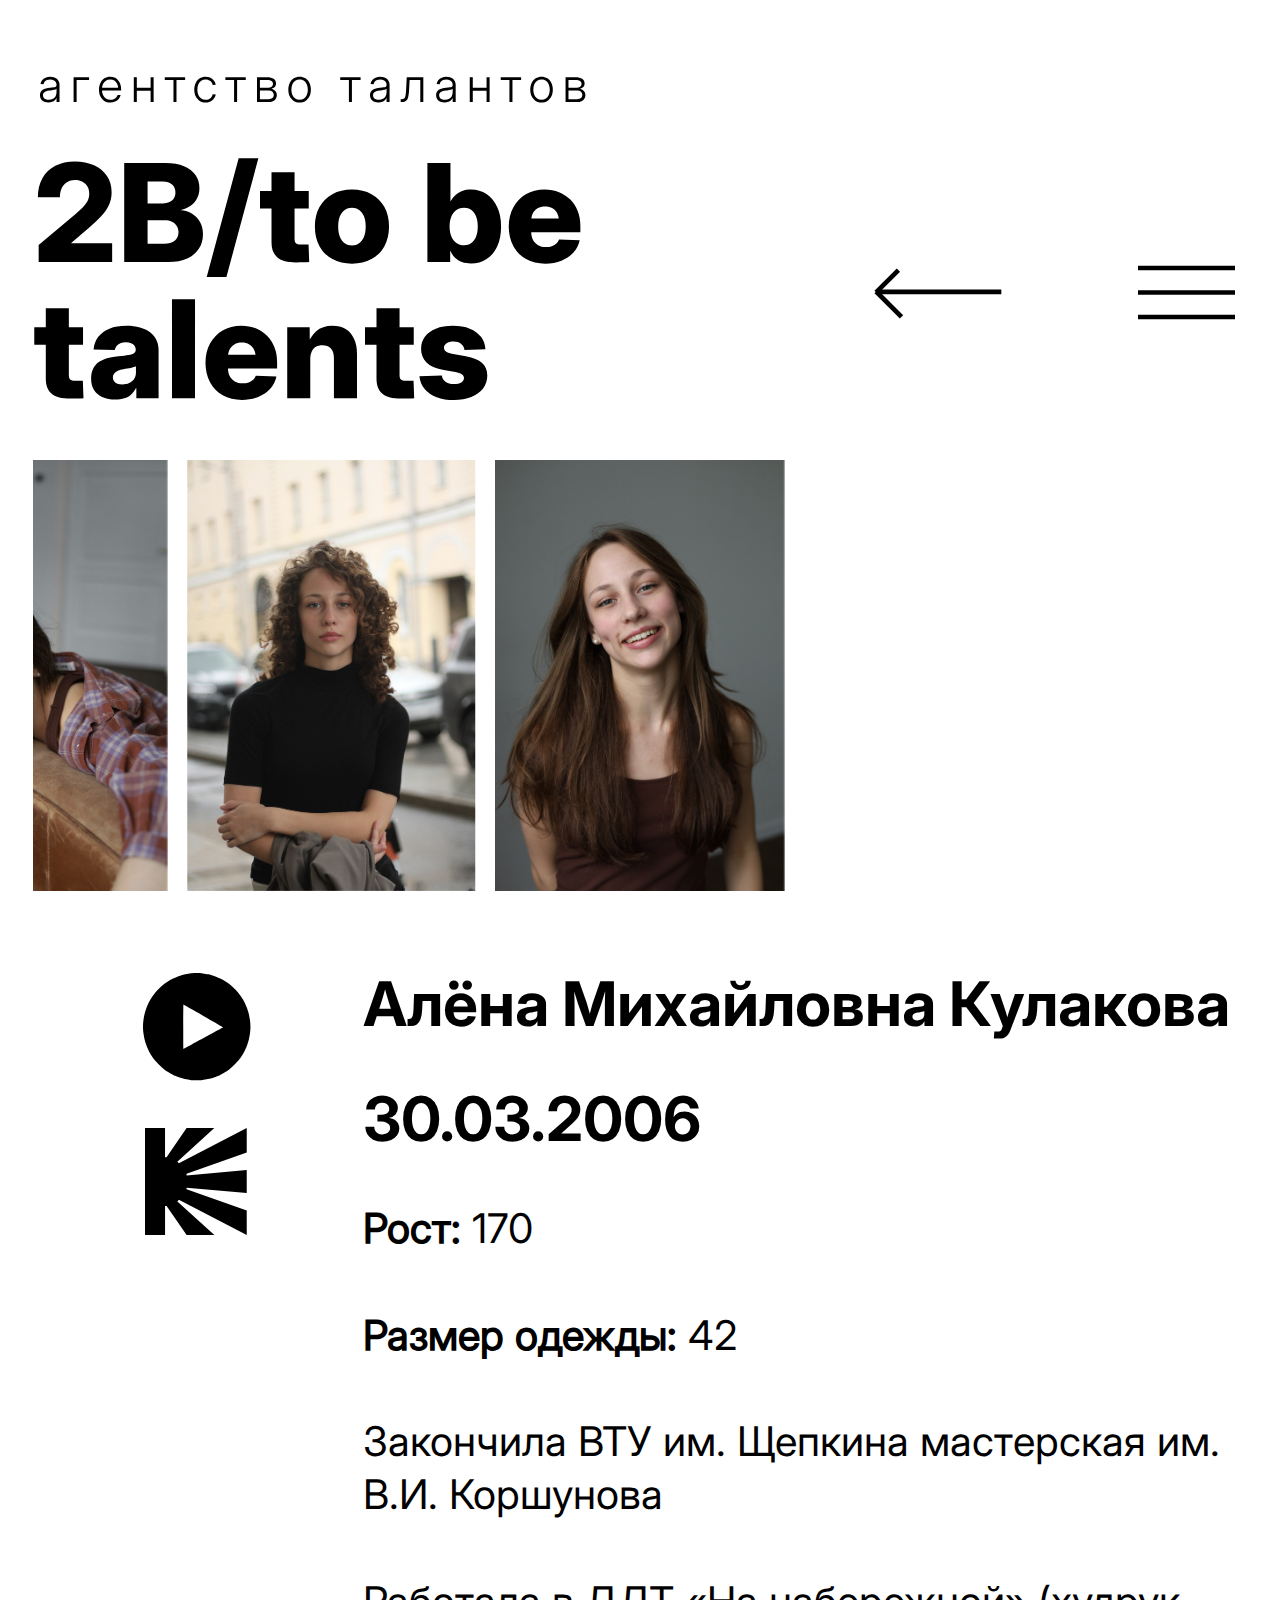
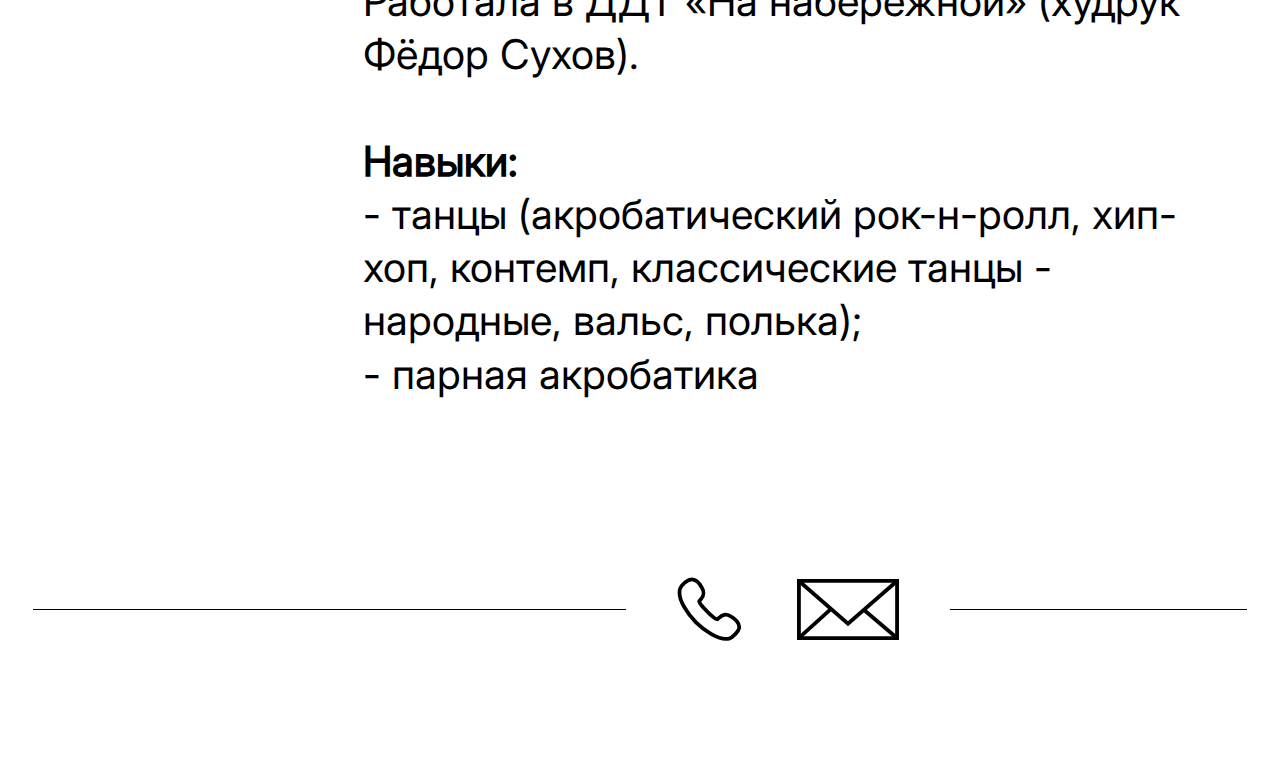
<file: content/11.html>
<!doctype html>
<html lang=ru>
  <head>
    <link rel="icon" href="/favicon.ico">
    <meta charset="UTF-8">
    <meta name="viewport" content="width=device-width, initial-scale=1.0">
    <title>2BTalents</title>
    <link href="/css/reset.css" rel="stylesheet">
    <link href="/css/style.css" rel="stylesheet">
    <link href="/css/logo.css" rel="stylesheet">
    <link href="/css/burger.css" rel="stylesheet">
    <link href="/css/header.css" rel="stylesheet">
    <link href="/css/phone.css" rel="stylesheet">
    <link href="/css/mail.css" rel="stylesheet">
    <link href="/css/video.css" rel="stylesheet">
    <link href="/css/kinopoisk.css" rel="stylesheet">
    <link href="/css/info.css" rel="stylesheet">
    <link href="/css/footer.css" rel="stylesheet">
    <link href="/css/footer-menu-item.css" rel="stylesheet">
    <link href="/css/person-image.css" rel="stylesheet">
    <link href="/css/person.css" rel="stylesheet">
    <link href="/css/person-image.css" rel="stylesheet">
    <link href="/css/person-title.css" rel="stylesheet">
    <link href="/css/menu-item.css" rel="stylesheet">
    <link rel="stylesheet"href="https://cdn.jsdelivr.net/npm/swiper@11/swiper-bundle.min.css"/>
  </head>
  <body>
    <div class="zoom-content zoom-hide"></div>
    <div class="zoom-stop zoom-hide"></div>
    <div class="page-content">
      <div class="header">
        <header>
          <div class="logo-wrapper">
            <a class="logo-link" href="/"><div class="logo"></div></a>
            <a href="../index.html" class="backbtn-link"><div class="backbtn"></div></a>
          </div>
          <div class="burger burger-position burger-menu-button" data-parent="page-content" data-css-class="main-menu-expanded"></div>
        </header>
      </div>
      <div class="content content-main-menu">
        <div class="menu-items noselect">
          <div class="menu-item">
            <a href="/">Главная</a>
          </div>
          <div class="menu-item">
            <a href="/about.html">О нас</a>
          </div>
          <div class="menu-item">
            <a href="/2talents.html">Талантам</a>
          </div>
        </div>
        <div class="menu-icons">
            <div class="footer-menu-contacts">
              <a href="tel:+79164606622"><div class="phone"></div></a>
              <a href="mailto:t@2talents.ru"><div class="mail"></div></a>
            </div>
        </div>
      </div>
      <div class="content">
        <div class="content-spacing person"></div>
        <div class="person-details--gallery">
          <div class="swiper">
            <div class="swiper-wrapper">
              <div class="swiper-slide">
                <div class="zoom-stop">
                  <div class="zoom-stop-icon zoom-hide"></div>
                </div>
                <img src="/img/img11.1.jpg" />
                <div class="zoom-start"></div>
              </div>
              <div class="swiper-slide">
                <div class="zoom-stop">
                  <div class="zoom-stop-icon zoom-hide"></div>
                </div>
                <img src="/img/img11.2.jpg" />
                <div class="zoom-start"></div>
              </div>
              <div class="swiper-slide">
                <div class="zoom-stop">
                  <div class="zoom-stop-icon zoom-hide"></div>
                </div>
                <img src="/img/img11.3.jpg" />
                <div class="zoom-start"></div>
              </div>
              <div class="swiper-slide">
                <div class="zoom-stop">
                  <div class="zoom-stop-icon zoom-hide"></div>
                </div>
                <img src="/img/img11.4.jpg" />
                <div class="zoom-start"></div>
              </div>
            </div>
            <div class="swiper-button-prev"></div>
            <div class="swiper-button-next"></div>
          </div>
        </div>
        <div class="person-details">
          <div class="person-details--left">
            <div class="person-details--icons">
              <a target="_blank" href="https://disk.yandex.ru/i/a_J7HCNpRAnQAg"><div class="video"></div></a>
              <a target="_blank" href="#" style="pointer-events: none;">
                <div class="kinopoisk"></div>
              </a>
            </div>
          </div>
	  <div class="person-details--text">
	    <div class="person-details--main">
	      <h2 class="person-details--title">Алёна Михайловна Кулакова</h2>
	      <p><br />
	      <div class="person-details--title">30.03.2006</div>
	      <p><br /></p>
	      <p><b>Рост:</b> 170</p>
        <p><br /></p>
	      <p><b>Размер одежды:</b> 42</p>
        <p><br /></p>
        <p>Закончила ВТУ им. Щепкина мастерская им. В.И. Коршунова
        <p><br /></p>
        <p>Работала в ДДТ «На набережной» (худрук Фёдор Сухов).
        <p><br /></p>
        <p><b>Навыки:</b>
        <p>- танцы (акробатический рок-н-ролл, хип-хоп, контемп, классические танцы - народные, вальс, полька);
        <p>- парная акробатика
        <p><br /></p>
	    </div>
	  </div>
	</div>
      </div>
      <div class="footer mt-7915">
        <footer>
          <div class="footer-left">
            <hr />
          </div>
          <div class="footer-right">
            <div class="footer-menu ls-25">
              <div class="footer-menu-item">
                <a href="/">главная</a>
              </div>
              <div class="footer-menu-item--skip">
                •
              </div>
              <div class="footer-menu-item">
                <a href="/about.html">о нас</a>
              </div>
              <div class="footer-menu-item--skip">
                •
              </div>
              <div class="footer-menu-item">
                <a href="/2talents.html">талантам</a>
              </div>
            </div>
            <div class="footer-menu-contacts">
              <a href="tel:+79164606622"><div class="phone"></div></a>
              <a href="mailto:t@2btalents.ru"><div class="mail"></div></a>
            </div>
          </div>
        </footer>
      </div>
    </div>
    <script src="https://cdn.jsdelivr.net/npm/swiper@11/swiper-bundle.min.js"></script>
    <script type="text/javascript" src="/js/main.js"></script>
    <script>
      document.addEventListener('DOMContentLoaded', function() {
        new Swiper('.swiper2', {
          direction: 'horizontal',
          centeredSlides: true,
          initialSlide: 1,
          slidesPerView: 4,
          slidesOffsetBefore: 180,  
          spaceBetween: 20,
          loop: true,
          breakpoints: {
            1366: { slidesPerView: 4, spaceBetween: 20 },
            750: { slidesPerView: 4, spaceBetween: 20 },
            0: { slidesPerView: 2, spaceBetween: 20 }
          }
        });
      });
    </script>
     </body>
     </html>
</file>
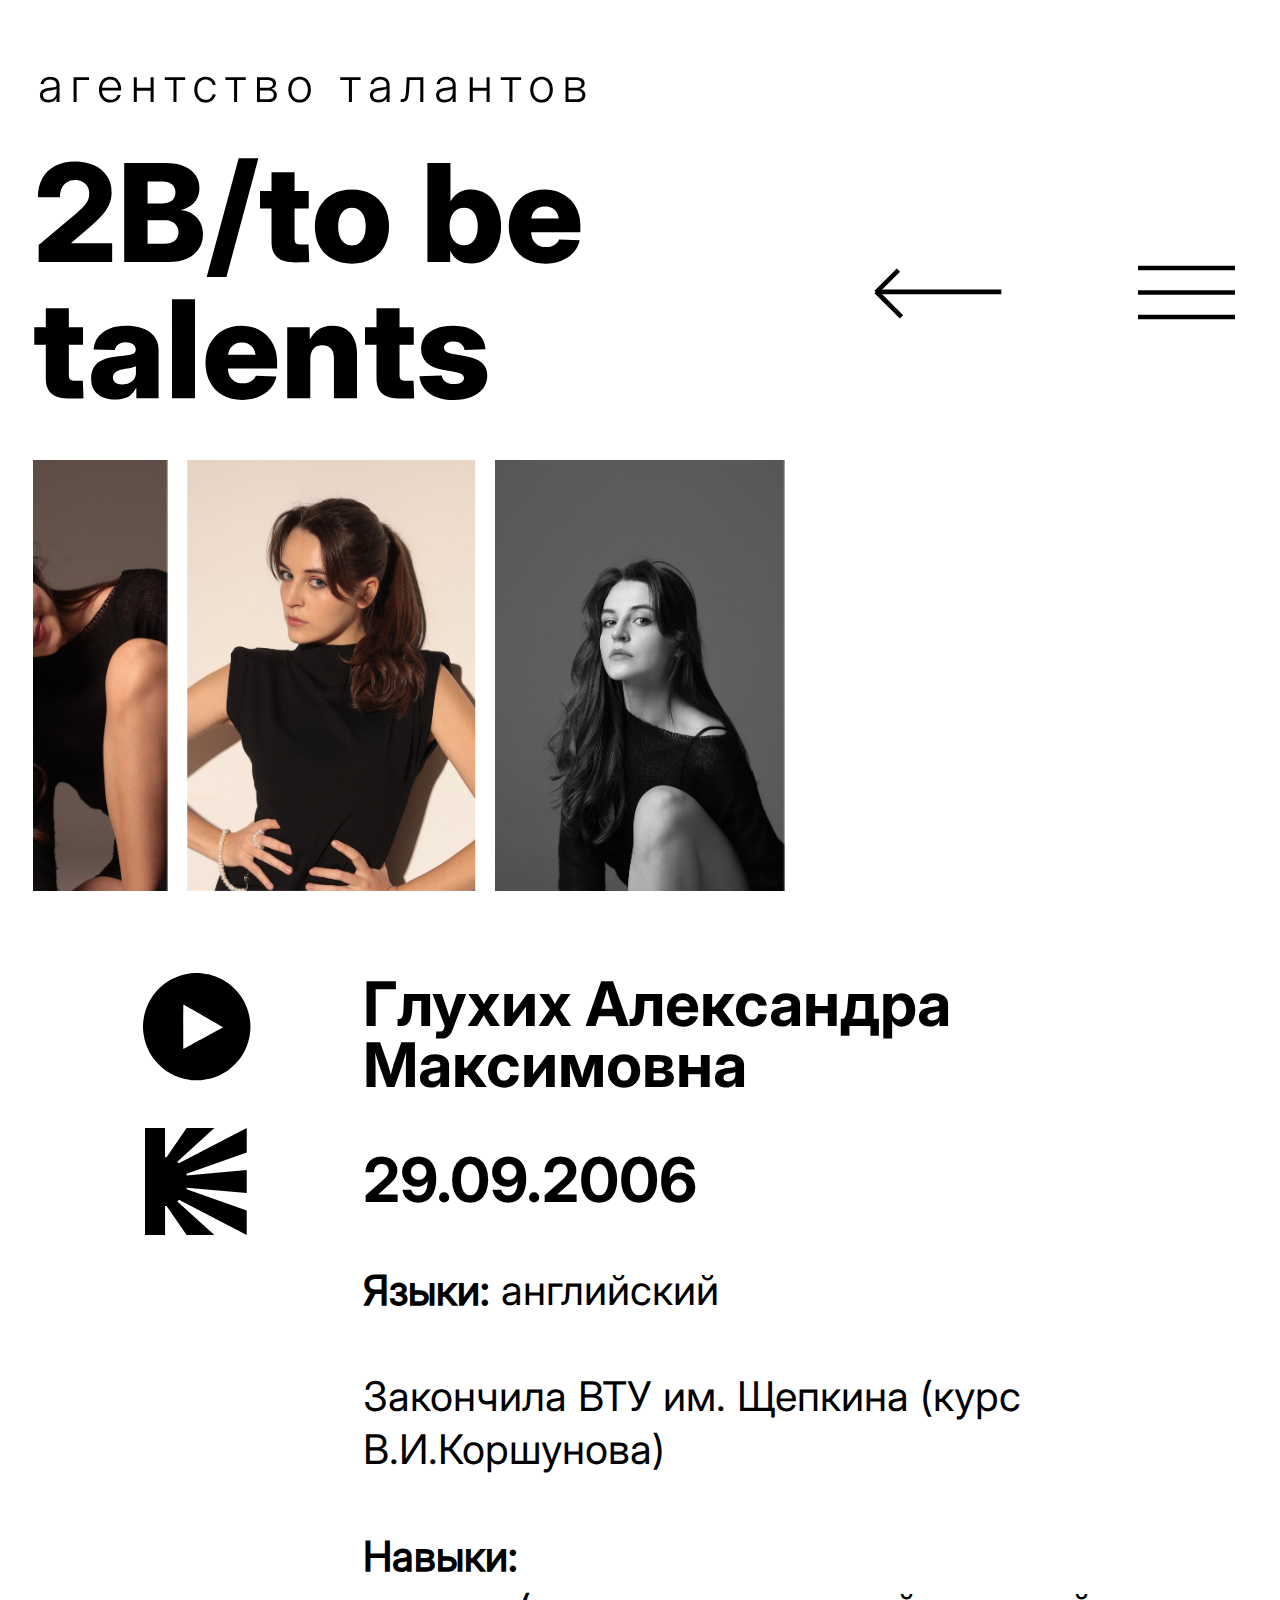
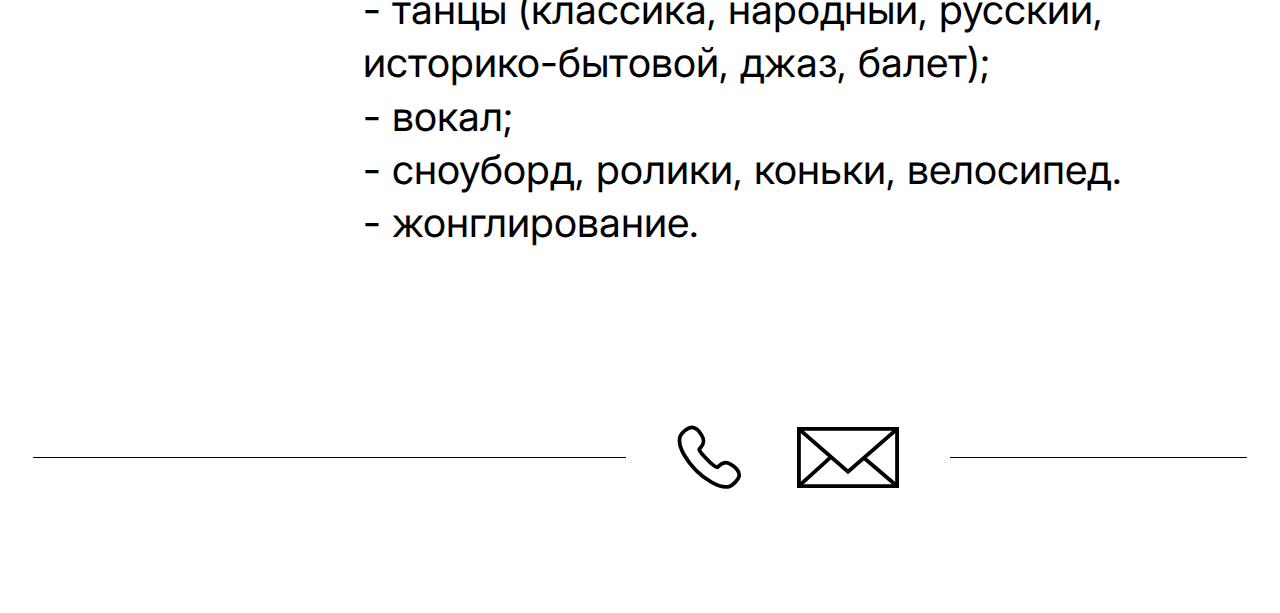
<file: content/12.html>
<!doctype html>
<html lang=ru>
  <head>
    <link rel="icon" href="/favicon.ico">
    <meta charset="UTF-8">
    <meta name="viewport" content="width=device-width, initial-scale=1.0">
    <title>2BTalents</title>
    <link href="/css/reset.css" rel="stylesheet">
    <link href="/css/style.css" rel="stylesheet">
    <link href="/css/logo.css" rel="stylesheet">
    <link href="/css/burger.css" rel="stylesheet">
    <link href="/css/header.css" rel="stylesheet">
    <link href="/css/phone.css" rel="stylesheet">
    <link href="/css/mail.css" rel="stylesheet">
    <link href="/css/video.css" rel="stylesheet">
    <link href="/css/kinopoisk.css" rel="stylesheet">
    <link href="/css/info.css" rel="stylesheet">
    <link href="/css/footer.css" rel="stylesheet">
    <link href="/css/footer-menu-item.css" rel="stylesheet">
    <link href="/css/person-image.css" rel="stylesheet">
    <link href="/css/person.css" rel="stylesheet">
    <link href="/css/person-image.css" rel="stylesheet">
    <link href="/css/person-title.css" rel="stylesheet">
    <link href="/css/menu-item.css" rel="stylesheet">
    <link rel="stylesheet"href="https://cdn.jsdelivr.net/npm/swiper@11/swiper-bundle.min.css"/>
  </head>
  <body>
    <div class="zoom-content zoom-hide"></div>
    <div class="zoom-stop zoom-hide"></div>
    <div class="page-content">
      <div class="header">
        <header>
          <div class="logo-wrapper">
            <a class="logo-link" href="/"><div class="logo"></div></a>
            <a href="../index.html" class="backbtn-link"><div class="backbtn"></div></a>
          </div>
          <div class="burger burger-position burger-menu-button" data-parent="page-content" data-css-class="main-menu-expanded"></div>
        </header>
      </div>
      <div class="content content-main-menu">
        <div class="menu-items noselect">
          <div class="menu-item">
            <a href="/">Главная</a>
          </div>
          <div class="menu-item">
            <a href="/about.html">О нас</a>
          </div>
          <div class="menu-item">
            <a href="/2talents.html">Талантам</a>
          </div>
        </div>
        <div class="menu-icons">
            <div class="footer-menu-contacts">
              <a href="tel:+79164606622"><div class="phone"></div></a>
              <a href="mailto:t@2talents.ru"><div class="mail"></div></a>
            </div>
        </div>
      </div>
      <div class="content">
        <div class="content-spacing person"></div>
        <div class="person-details--gallery">
          <div class="swiper">
            <div class="swiper-wrapper">
              <div class="swiper-slide">
                <div class="zoom-stop">
                  <div class="zoom-stop-icon zoom-hide"></div>
                </div>
                <img src="/img/img12.1.jpg" />
                <div class="zoom-start"></div>
              </div>
              <div class="swiper-slide">
                <div class="zoom-stop">
                  <div class="zoom-stop-icon zoom-hide"></div>
                </div>
                <img src="/img/img12.2.jpg" />
                <div class="zoom-start"></div>
              </div>
              <div class="swiper-slide">
                <div class="zoom-stop">
                  <div class="zoom-stop-icon zoom-hide"></div>
                </div>
                <img src="/img/img12.3.jpg" />
                <div class="zoom-start"></div>
              </div>
              <div class="swiper-slide">
                <div class="zoom-stop">
                  <div class="zoom-stop-icon zoom-hide"></div>
                </div>
                <img src="/img/img12.4.jpg" />
                <div class="zoom-start"></div>
              </div>
            </div>
            <div class="swiper-button-prev"></div>
            <div class="swiper-button-next"></div>
          </div>
        </div>
        <div class="person-details">
          <div class="person-details--left">
            <div class="person-details--icons">
              <a target="_blank" href="https://disk.yandex.ru/i/7yigr3FacCJBbQ"><div class="video"></div></a>
              <a target="_blank" href="#" style="pointer-events: none;">
                <div class="kinopoisk"></div>
              </a>
            </div>
          </div>
	  <div class="person-details--text">
	    <div class="person-details--main">
	      <h2 class="person-details--title">Глухих Александра Максимовна</h2>
	      <p><br />
	      <div class="person-details--title">29.09.2006</div>
	      <p><br /></p>
        <p><b>Языки:</b> английский</p>
        <p><br /></p>
        <p>Закончила ВТУ им. Щепкина (курс В.И.Коршунова)
        <p><br /></p>
        <p><b>Навыки:</b>
        <p>- танцы (классика, народный, русский, историко-бытовой, джаз, балет);
        <p>- вокал;
        <p>- сноуборд, ролики, коньки, велосипед.
        <p>- жонглирование.
        <p><br /></p>
	    </div>
	  </div>
	</div>
      </div>
      <div class="footer mt-7915">
        <footer>
          <div class="footer-left">
            <hr />
          </div>
          <div class="footer-right">
            <div class="footer-menu ls-25">
              <div class="footer-menu-item">
                <a href="/">главная</a>
              </div>
              <div class="footer-menu-item--skip">
                •
              </div>
              <div class="footer-menu-item">
                <a href="/about.html">о нас</a>
              </div>
              <div class="footer-menu-item--skip">
                •
              </div>
              <div class="footer-menu-item">
                <a href="/2talents.html">талантам</a>
              </div>
            </div>
            <div class="footer-menu-contacts">
              <a href="tel:+79164606622"><div class="phone"></div></a>
              <a href="mailto:t@2btalents.ru"><div class="mail"></div></a>
            </div>
          </div>
        </footer>
      </div>
    </div>
    <script src="https://cdn.jsdelivr.net/npm/swiper@11/swiper-bundle.min.js"></script>
    <script type="text/javascript" src="/js/main.js"></script>
    <script>
      document.addEventListener('DOMContentLoaded', function() {
        new Swiper('.swiper2', {
          direction: 'horizontal',
          centeredSlides: true,
          initialSlide: 1,
          slidesPerView: 4,
          slidesOffsetBefore: 180,  
          spaceBetween: 20,
          loop: true,
          breakpoints: {
            1366: { slidesPerView: 4, spaceBetween: 20 },
            750: { slidesPerView: 4, spaceBetween: 20 },
            0: { slidesPerView: 2, spaceBetween: 20 }
          }
        });
      });
    </script>
     </body>
     </html>
</file>
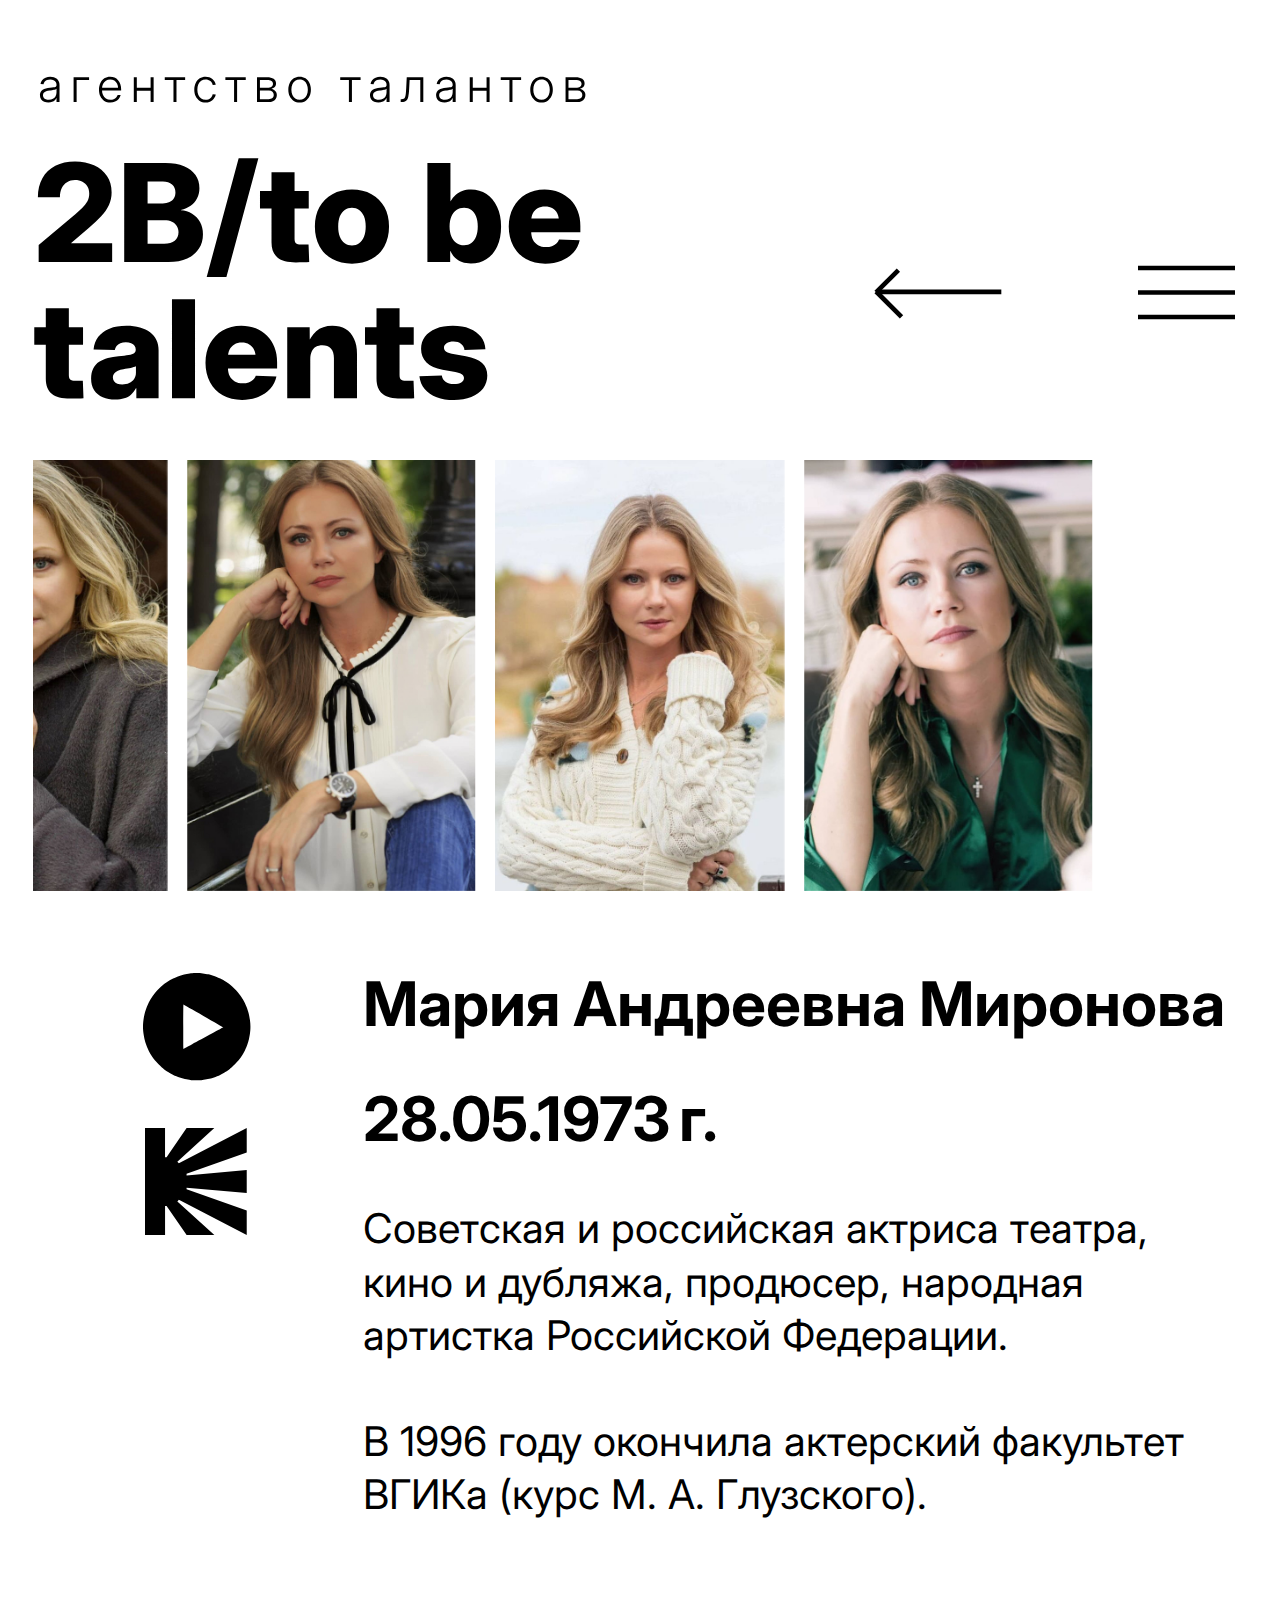
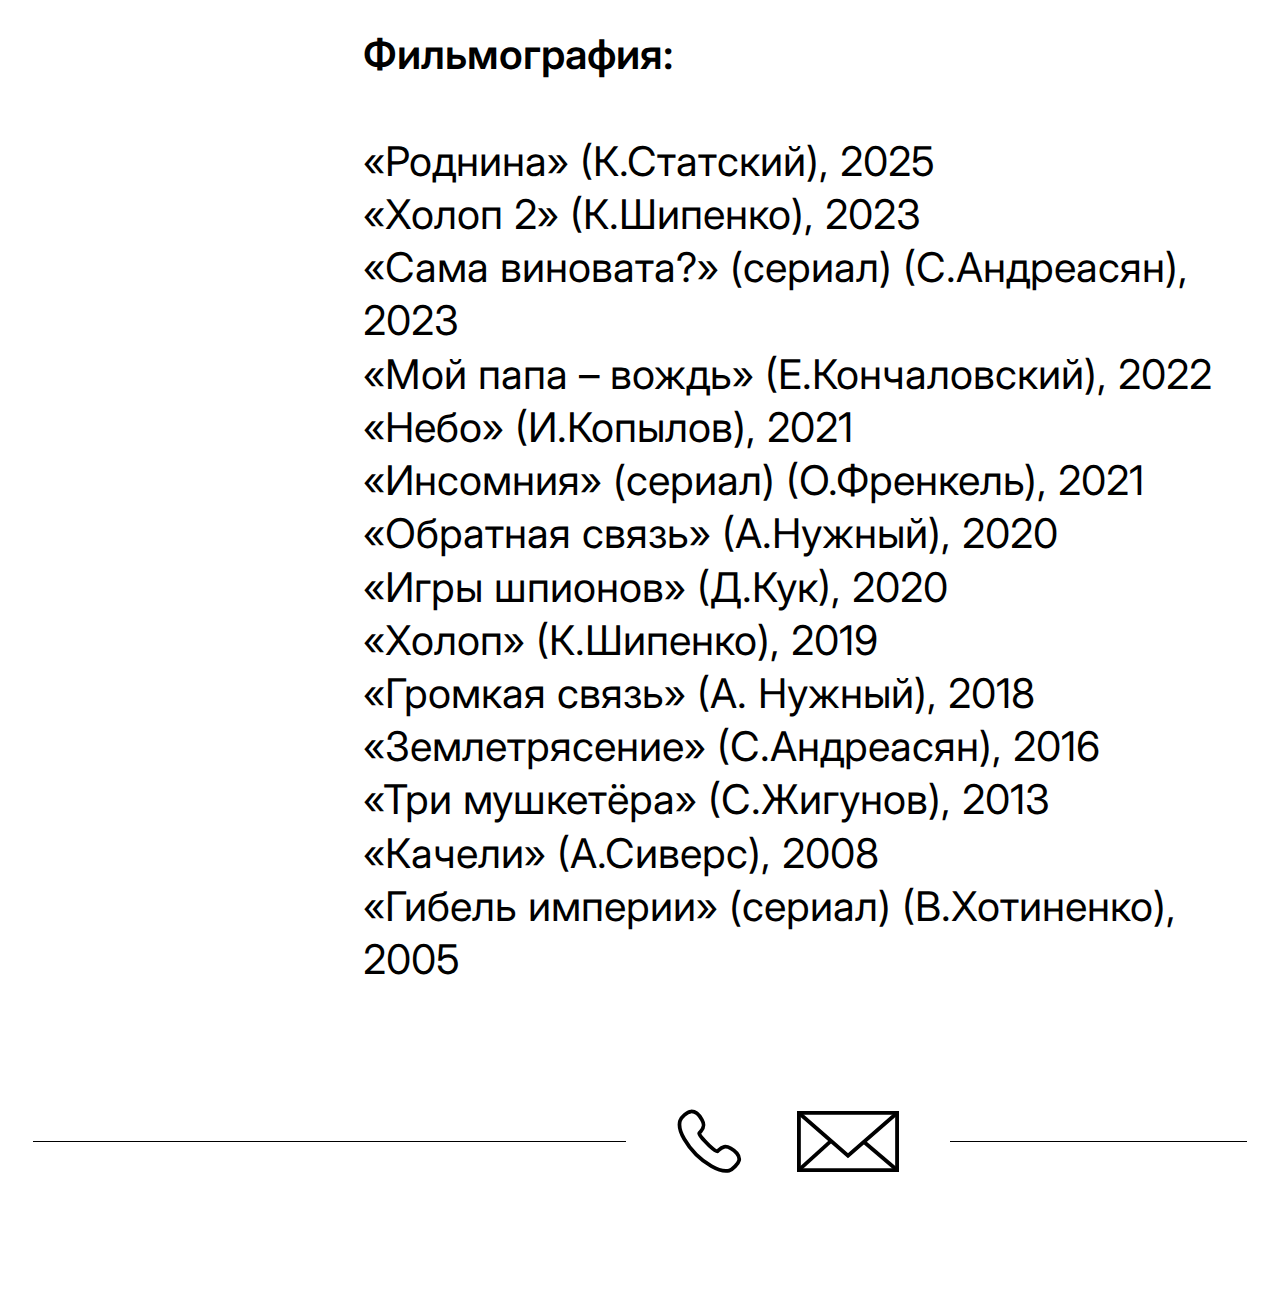
<file: content/2.html>
<!doctype html>
<html lang=ru>
  <head>
    <link rel="icon" href="./favicon.ico">
    <meta charset="UTF-8">
    <meta name="viewport" content="width=device-width, initial-scale=1.0">
    <title>2BTalents</title>
    <link href="/css/reset.css" rel="stylesheet">
    <link href="/css/style.css" rel="stylesheet">
    <link href="/css/logo.css" rel="stylesheet">
    <link href="/css/burger.css" rel="stylesheet">
    <link href="/css/header.css" rel="stylesheet">
    <link href="/css/phone.css" rel="stylesheet">
    <link href="/css/mail.css" rel="stylesheet">
    <link href="/css/video.css" rel="stylesheet">
    <link href="/css/kinopoisk.css" rel="stylesheet">
    <link href="/css/info.css" rel="stylesheet">
    <link href="/css/footer.css" rel="stylesheet">
    <link href="/css/footer-menu-item.css" rel="stylesheet">
    <link href="/css/person-image.css" rel="stylesheet">
    <link href="/css/person.css" rel="stylesheet">
    <link href="/css/person-image.css" rel="stylesheet">
    <link href="/css/person-title.css" rel="stylesheet">
    <link href="/css/menu-item.css" rel="stylesheet">
    <link rel="stylesheet"href="https://cdn.jsdelivr.net/npm/swiper@11/swiper-bundle.min.css"/>
  </head>
  <body>
    <div class="page-content">
      <div class="header">
        <header>
          <div class="logo-wrapper">
            <a class="logo-link" href="/"><div class="logo"></div></a>
            <a href="../index.html" class="backbtn-link"><div class="backbtn"></div></a>
          </div>
          <div class="burger burger-position burger-menu-button" data-parent="page-content" data-css-class="main-menu-expanded"></div>
        </header>
      </div>
      <div class="content content-main-menu">
        <div class="menu-items noselect">
          <div class="menu-item">
            <a href="/">Главная</a>
          </div>
          <div class="menu-item">
            <a href="/about.html">О нас</a>
          </div>
          <div class="menu-item">
            <a href="/2talents.html">Талантам</a>
          </div>
        </div>
        <div class="menu-icons">
            <div class="footer-menu-contacts">
              <a href="tel:+79164606622"><div class="phone"></div></a>
              <a href="mailto:t@2talents.ru"><div class="mail"></div></a>
            </div>
        </div>
      </div>
      <div class="content">
        <div class="content-spacing person"></div>
        <div class="person-details--gallery">
          <div class="swiper">
            <div class="swiper-wrapper">
              <div class="swiper-slide"><img src="/img/img2.1.jpg" /></div>
              <div class="swiper-slide"><img src="/img/img2.2.jpg" /></div>
              <div class="swiper-slide"><img src="/img/img2.3.jpg" /></div>
              <div class="swiper-slide"><img src="/img/img2.4.jpg" /></div>
              <div class="swiper-slide"><img src="/img/img2.5.jpg" /></div>
            </div>
          </div>
        </div>
        <div class="person-details">
          <div class="person-details--left">
            <div class="person-details--icons">
              <a href="#"><div class="video"></div></a>
	      <a target="_blank" href="https://www.kinopoisk.ru/name/231266/"><div class="kinopoisk"></div></a>
            </div>
          </div>
	  <div class="person-details--text">
	    <div class="person-details--main">
	      <h2 class="person-details--title">Мария Андреевна Миронова</h2>
	      <p><br /></p>
	      <div class="person-details--title">28.05.1973 г.</div>
	      <p><br /></p>
	      <p>Советская и российская актриса театра, кино и дубляжа, продюсер, народная артистка Российской Федерации.
	      <p><br /></p>
	      <p>В 1996 году окончила актерский факультет ВГИКа (курс М. А. Глузского).
	      <p><br /></p>
	    </div>
	    <div class="person-details-jobs">
	      <div class="person-details-jobs--item">
	        <p><br /></p>
		<p><span>Фильмография:</span></p>
		<p><br /></p>
		<p>«Роднина» (К.Статский), 2025
		<p>«Холоп 2» (К.Шипенко), 2023
		<p>«Сама виновата?» (сериал) (С.Андреасян), 2023
		<p>«Мой папа – вождь» (Е.Кончаловский), 2022
		<p>«Небо» (И.Копылов), 2021
		<p>«Инсомния» (сериал) (О.Френкель), 2021
		<p>«Обратная связь» (А.Нужный), 2020
		<p>«Игры шпионов» (Д.Кук), 2020
		<p>«Холоп» (К.Шипенко), 2019
		<p>«Громкая связь» (А. Нужный), 2018
		<p>«Землетрясение» (С.Андреасян), 2016
		<p>«Три мушкетёра» (С.Жигунов), 2013
		<p>«Качели» (А.Сиверс), 2008
		<p>«Гибель империи» (сериал) (В.Хотиненко), 2005
	      </div>
	    </div>
	  </div>
	</div>
      </div>
      <div class="footer mt-7915">
        <footer>
          <div class="footer-left">
            <hr />
          </div>
          <div class="footer-right">
            <div class="footer-menu ls-25">
              <div class="footer-menu-item">
                <a href="/">главная</a>
              </div>
              <div class="footer-menu-item--skip">
                •
              </div>
              <div class="footer-menu-item">
                <a href="/about.html">о нас</a>
              </div>
              <div class="footer-menu-item--skip">
                •
              </div>
              <div class="footer-menu-item">
                <a href="/2talents.html">талантам</a>
              </div>
            </div>
            <div class="footer-menu-contacts">
              <a href="tel:+79164606622"><div class="phone"></div></a>
              <a href="mailto:t@2btalents.ru"><div class="mail"></div></a>
            </div>
          </div>
        </footer>
      </div>
    </div>
    <script src="https://cdn.jsdelivr.net/npm/swiper@11/swiper-bundle.min.js"></script>
    <script type="text/javascript" src="/js/main.js"></script>
  </body>
</html>
</file>
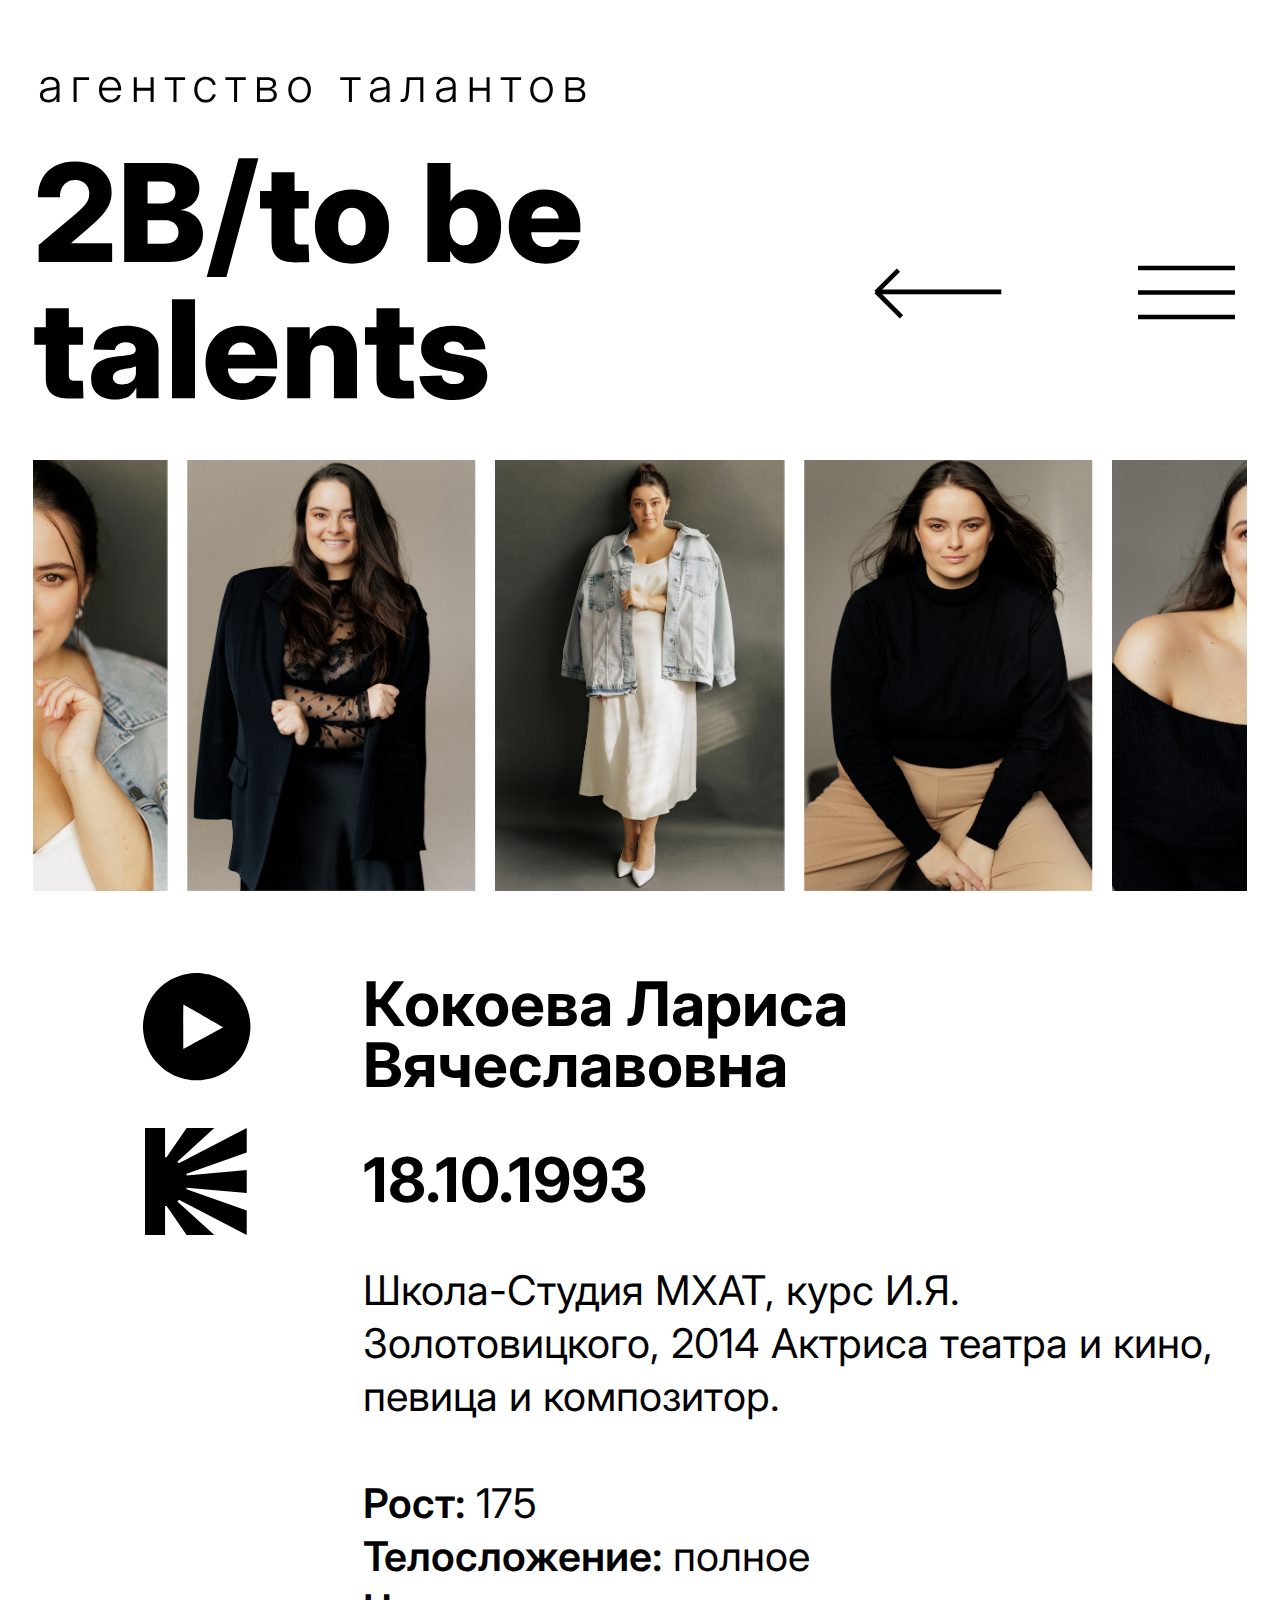
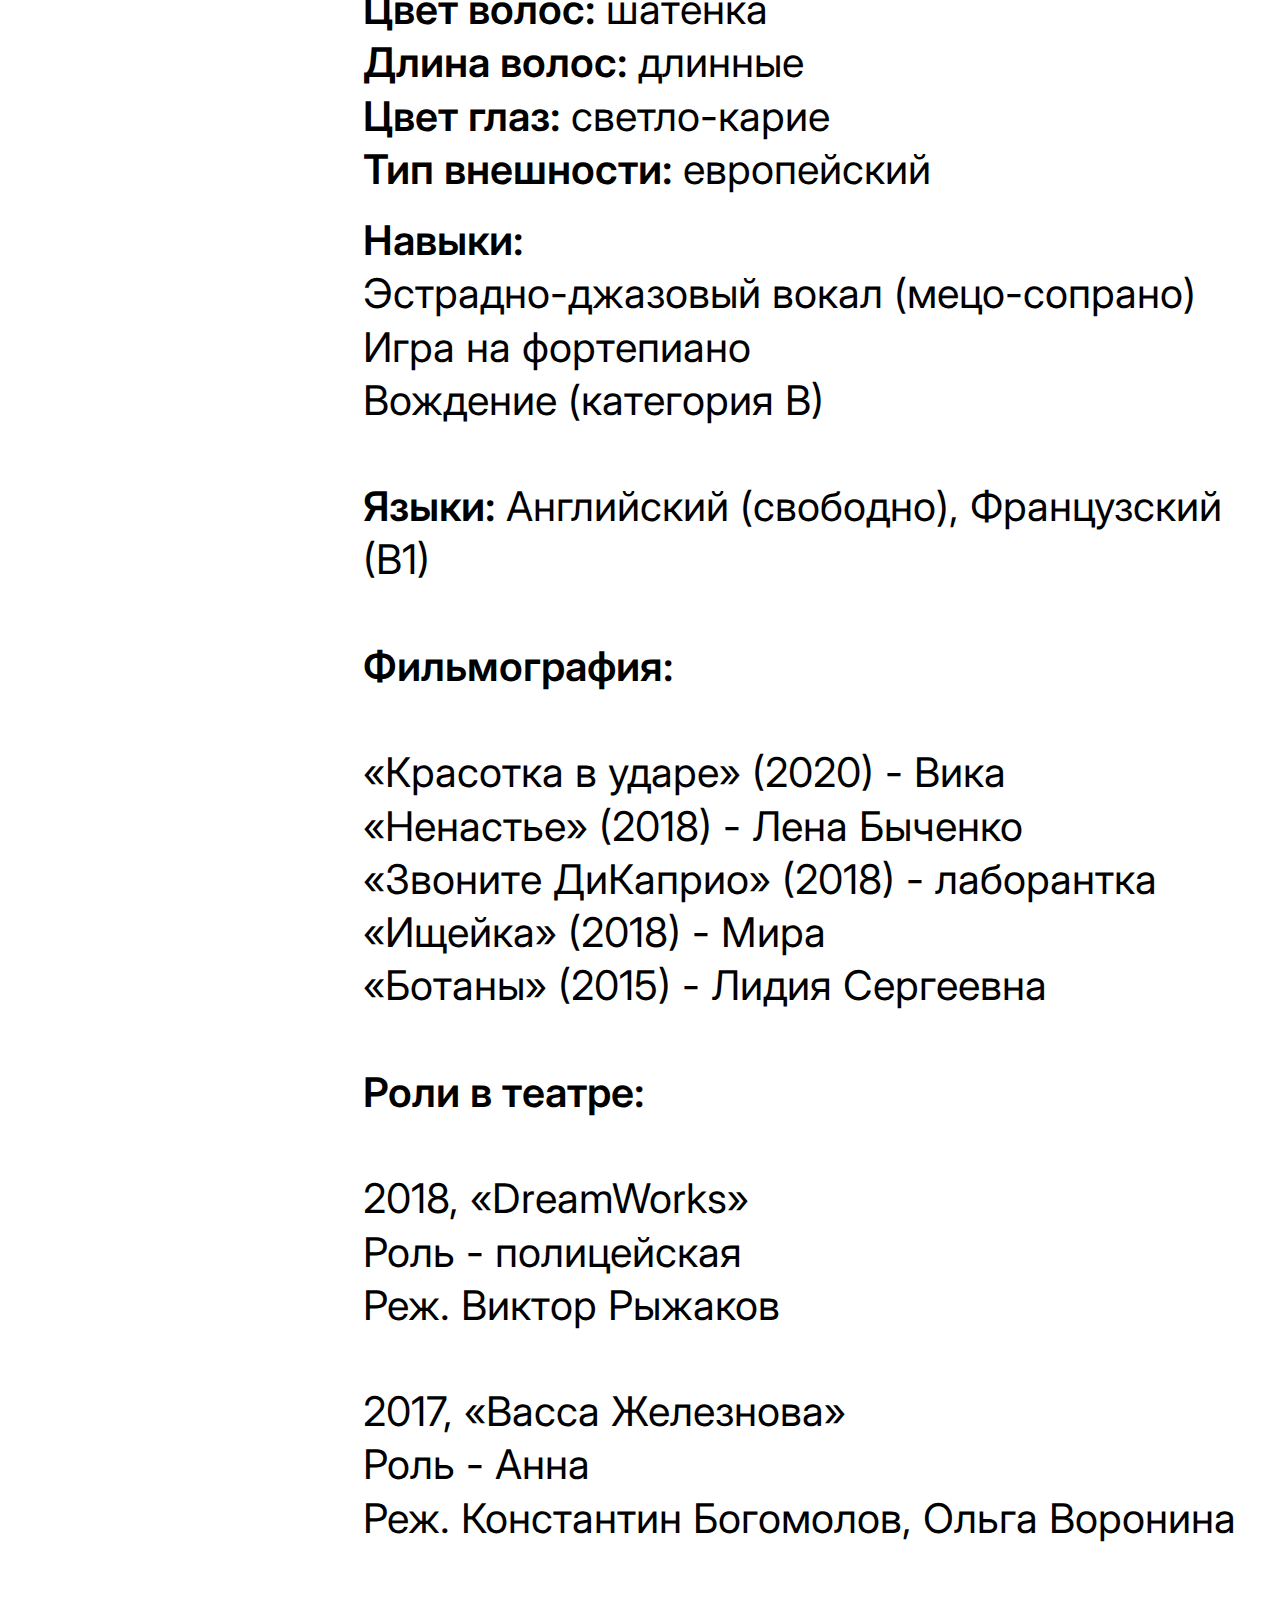
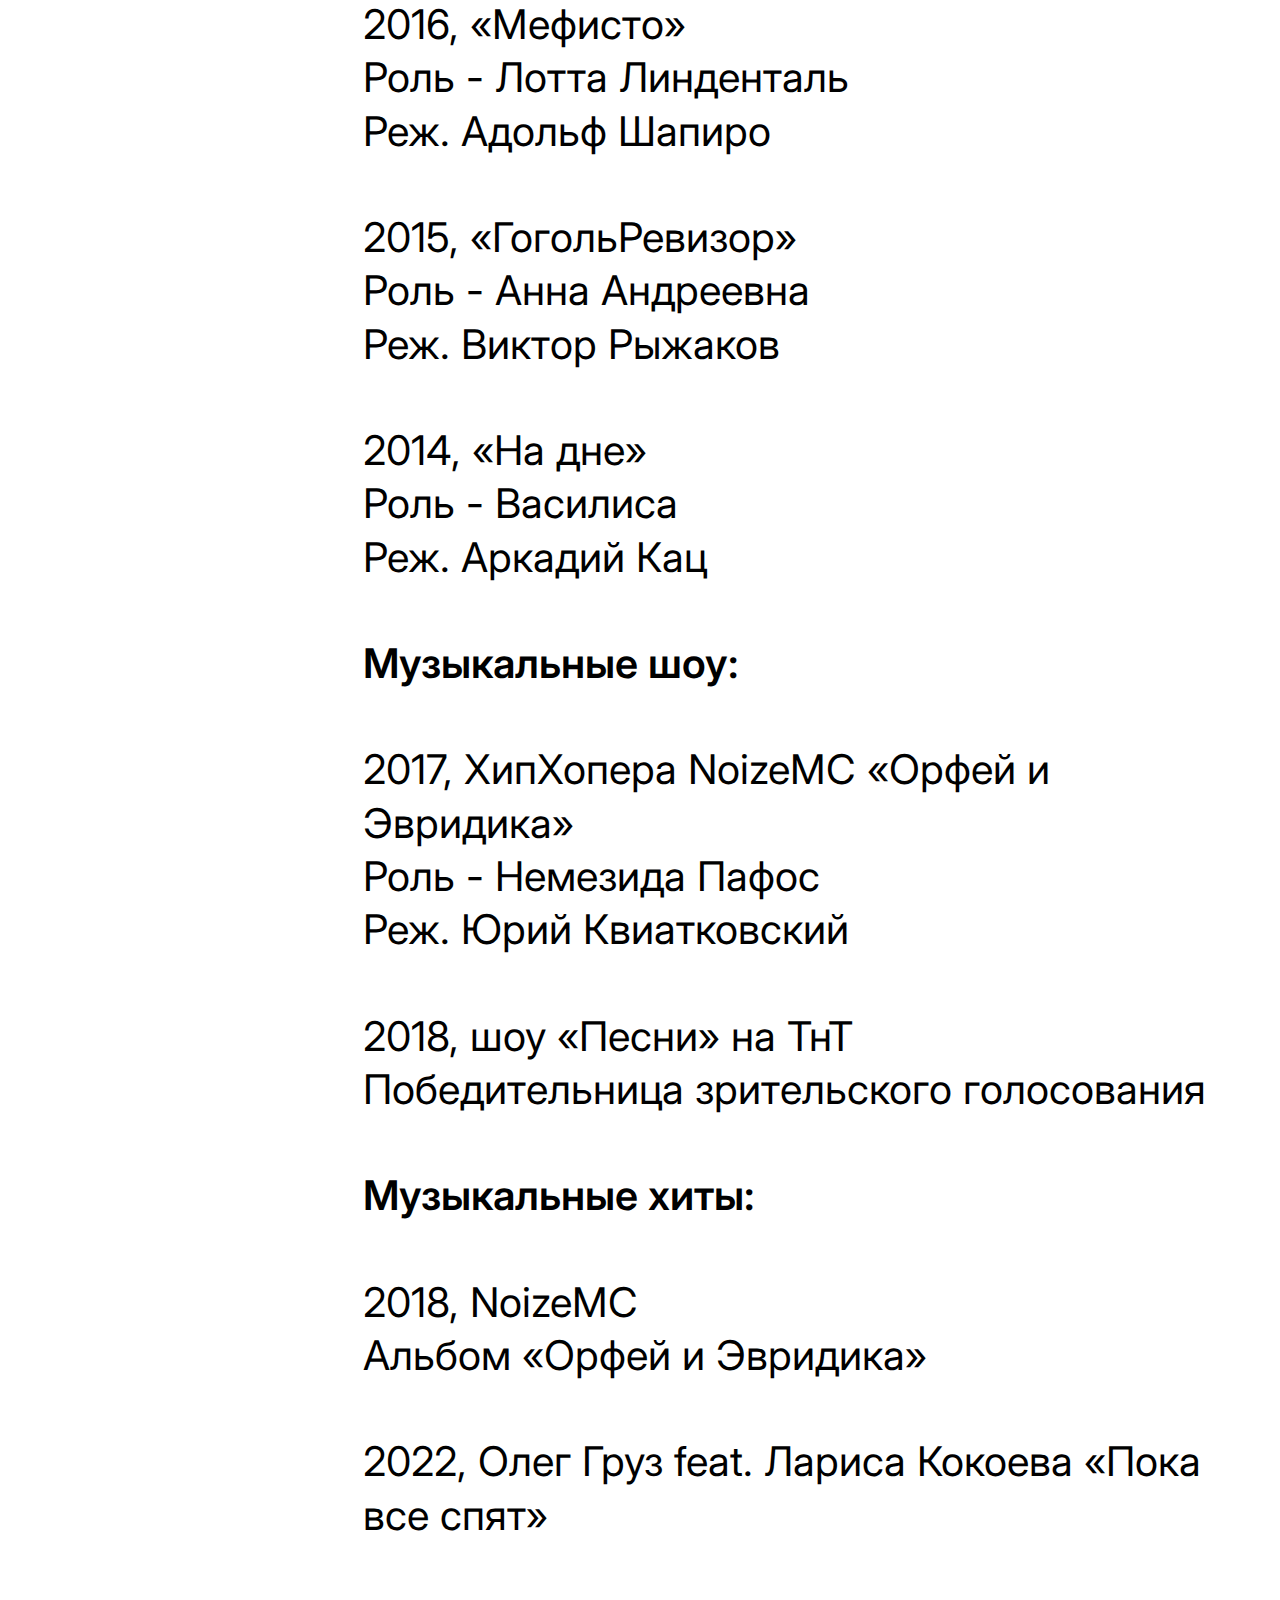
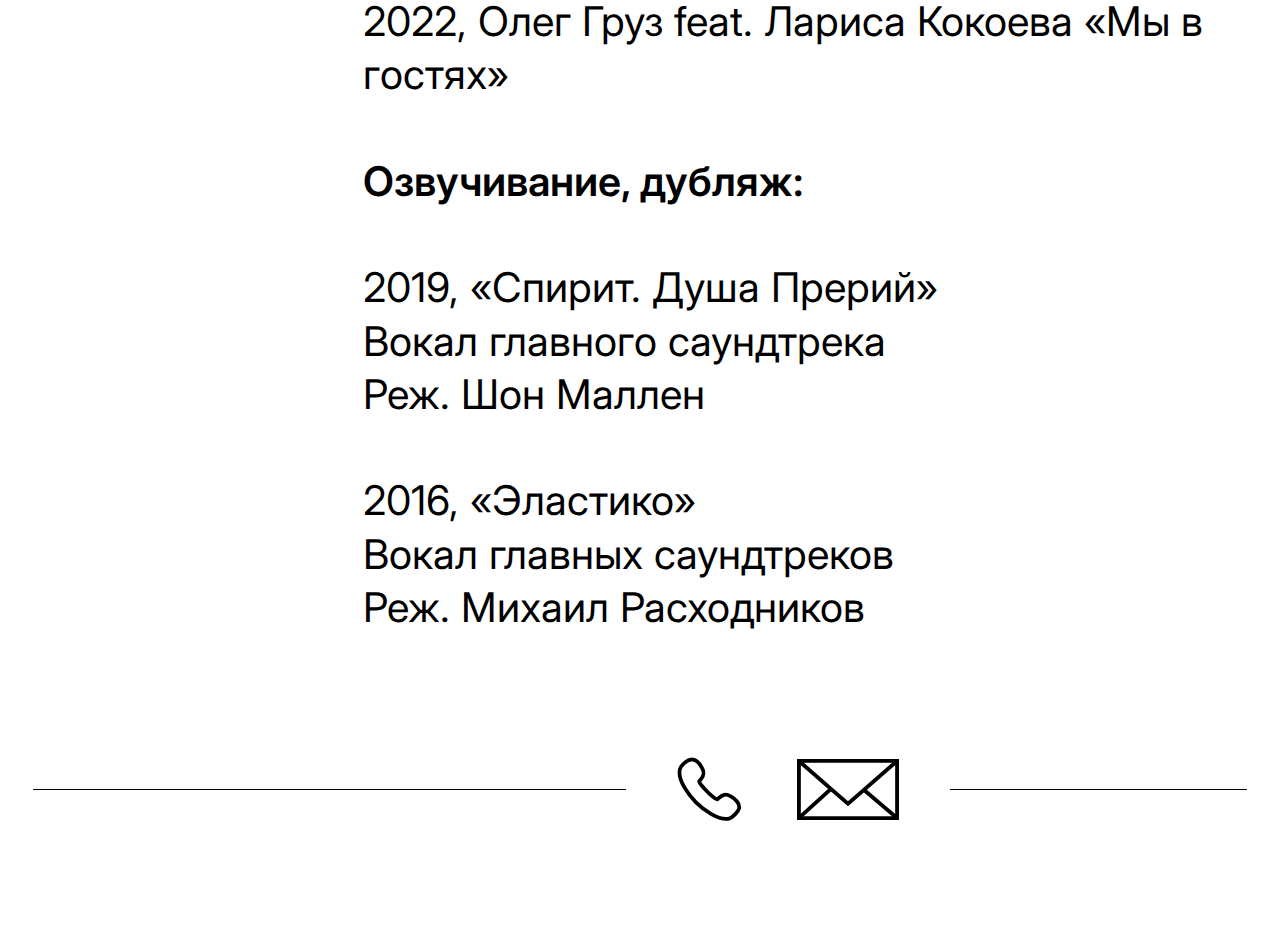
<file: content/3.html>
<!doctype html>
<html lang=ru>
  <head>
    <link rel="icon" href="/favicon.ico">
    <meta charset="UTF-8">
    <meta name="viewport" content="width=device-width, initial-scale=1.0">
    <title>2BTalents</title>
    <link href="/css/reset.css" rel="stylesheet">
    <link href="/css/style.css" rel="stylesheet">
    <link href="/css/logo.css" rel="stylesheet">
    <link href="/css/burger.css" rel="stylesheet">
    <link href="/css/header.css" rel="stylesheet">
    <link href="/css/phone.css" rel="stylesheet">
    <link href="/css/mail.css" rel="stylesheet">
    <link href="/css/video.css" rel="stylesheet">
    <link href="/css/kinopoisk.css" rel="stylesheet">
    <link href="/css/info.css" rel="stylesheet">
    <link href="/css/footer.css" rel="stylesheet">
    <link href="/css/footer-menu-item.css" rel="stylesheet">
    <link href="/css/person-image.css" rel="stylesheet">
    <link href="/css/person.css" rel="stylesheet">
    <link href="/css/person-image.css" rel="stylesheet">
    <link href="/css/person-title.css" rel="stylesheet">
    <link href="/css/menu-item.css" rel="stylesheet">
    <link rel="stylesheet"href="https://cdn.jsdelivr.net/npm/swiper@11/swiper-bundle.min.css"/>
  </head>
  <body>
    <div class="zoom-content zoom-hide"></div>
    <div class="zoom-stop zoom-hide"></div>
    <div class="page-content">
      <div class="header">
        <header>
          <div class="logo-wrapper">
            <a class="logo-link" href="/"><div class="logo"></div></a>
            <a href="../index.html" class="backbtn-link"><div class="backbtn"></div></a>
          </div>
          <div class="burger burger-position burger-menu-button" data-parent="page-content" data-css-class="main-menu-expanded"></div>
        </header>
      </div>
      <div class="content content-main-menu">
        <div class="menu-items noselect">
          <div class="menu-item">
            <a href="/">Главная</a>
          </div>
          <div class="menu-item">
            <a href="/about.html">О нас</a>
          </div>
          <div class="menu-item">
            <a href="/2talents.html">Талантам</a>
          </div>
        </div>
        <div class="menu-icons">
            <div class="footer-menu-contacts">
              <a href="tel:+79164606622"><div class="phone"></div></a>
              <a href="mailto:t@2talents.ru"><div class="mail"></div></a>
            </div>
        </div>
      </div>
      <div class="content">
        <div class="content-spacing person"></div>
        <div class="person-details--gallery">
          <div class="swiper">
            <div class="swiper-wrapper">
              <div class="swiper-slide">
                <div class="zoom-stop">
                  <div class="zoom-stop-icon zoom-hide"></div>
                </div>
                <img src="/img/img3.1.jpg" />
                <div class="zoom-start"></div>
              </div>
              <div class="swiper-slide">
                <div class="zoom-stop">
                  <div class="zoom-stop-icon zoom-hide"></div>
                </div>
                <img src="/img/img3.2.jpg" />
                <div class="zoom-start"></div>
              </div>
              <div class="swiper-slide">
                <div class="zoom-stop">
                  <div class="zoom-stop-icon zoom-hide"></div>
                </div>
                <img src="/img/img3.3.jpg" />
                <div class="zoom-start"></div>
              </div>
              <div class="swiper-slide">
                <div class="zoom-stop">
                  <div class="zoom-stop-icon zoom-hide"></div>
                </div>
                <img src="/img/img3.4.jpg" />
                <div class="zoom-start"></div>
              </div>
              <div class="swiper-slide">
                <div class="zoom-stop">
                  <div class="zoom-stop-icon zoom-hide"></div>
                </div>
                <img src="/img/img3.5.jpg" />
                <div class="zoom-start"></div>
              </div>
              <div class="swiper-slide">
                <div class="zoom-stop">
                  <div class="zoom-stop-icon zoom-hide"></div>
                </div>
                <img src="/img/img3.6.jpg" />
                <div class="zoom-start"></div>
              </div>
              <div class="swiper-slide">
                <div class="zoom-stop">
                  <div class="zoom-stop-icon zoom-hide"></div>
                </div>
                <img src="/img/img3.7.jpg" />
                <div class="zoom-start"></div>
              </div>
              <div class="swiper-slide">
                <div class="zoom-stop">
                  <div class="zoom-stop-icon zoom-hide"></div>
                </div>
                <img src="/img/img3.8.jpg" />
                <div class="zoom-start"></div>
              </div>
            </div>
          </div>
        </div>
        <div class="person-details">
          <div class="person-details--left">
            <div class="person-details--icons">
              <a href="#"><div class="video"></div></a>
	      <a target="_blank" href="https://www.kinopoisk.ru/name/3726382/"><div class="kinopoisk"></div></a>
            </div>
          </div>
	  <div class="person-details--text">
	    <div class="person-details--main">
	      <h2 class="person-details--title">Кокоева Лариса Вячеславовна</h2>
	      <p><br /></p>
	      <div class="person-details--title">18.10.1993</div>
	      <p><br /></p>
	      <p>Школа-Студия МХАТ, курс И.Я. Золотовицкого, 2014 Актриса театра и кино, певица и композитор.</p>
	      <p><br /></p>
	      <p><span>Рост:</span> 175</p>
              <p><span>Телосложение:</span> полное</p>
              <p><span>Цвет волос:</span> шатенка</p>
              <p><span>Длина волос:</span> длинные</p>
              <p><span>Цвет глаз:</span> светло-карие</p>
              <p><span>Тип внешности:</span> европейский</p>
              <p></p>
              <p><span>Навыки:</span></p>
              <p>Эстрадно-джазовый вокал (мецо-сопрано)</p>
              <p>Игра на фортепиано</p>
              <p>Вождение (категория В)</p>
              <p><br /></p>
              <p><span>Языки:</span> Английский (свободно), Французский (В1)</p>
	    </div>
	    <div class="person-details-jobs">
	      <div class="person-details-jobs--item">
	        <p><br /></p>
		<p><span>Фильмография:</span></p>
		<p><br /></p>
		<p>«Красотка в ударе» (2020) - Вика
		<p>«Ненастье» (2018) - Лена Быченко
		<p>«Звоните ДиКаприо» (2018) - лаборантка
		<p>«Ищейка» (2018) - Мира
		<p>«Ботаны» (2015) - Лидия Сергеевна
	      </div>
              <div class="person-details-jobs--item">
                <p><br />
                <p><span>Роли в театре:</span></p>
                <p><br />
                <p>2018, «DreamWorks»
                <p>Роль - полицейская
                <p>Реж. Виктор Рыжаков
                <p><br />
                <p>2017, «Васса Железнова»
                <p>Роль - Анна
                <p>Реж. Константин Богомолов, Ольга Воронина
                <p><br />
                <p>2016, «Мефисто»
                <p>Роль - Лотта Линденталь
                <p>Реж. Адольф Шапиро
                <p><br />
                <p>2015, «ГогольРевизор»
                <p>Роль - Анна Андреевна
                <p>Реж. Виктор Рыжаков
                <p><br />
                <p>2014, «На дне»
                <p>Роль - Василиса
                <p>Реж. Аркадий Кац
              </div>
              <div class="person-details-jobs--item">
                <p><br />
                <p><span>Музыкальные шоу:</span></p>
                <p><br />
                <p>2017, ХипХопера NoizeMC «Орфей и Эвридика»
                <p>Роль - Немезида Пафос
                <p>Реж. Юрий Квиатковский
                <p><br />
                <p>2018, шоу «Песни» на ТнТ
                <p>Победительница зрительского голосования
              </div>
              <div class="person-details-jobs--item">
                <p><br />
                <p><span>Музыкальные хиты:</span></p>
                <p><br />
                <p>2018, NoizeMC
                <p>Альбом «Орфей и Эвридика»
                <p><br />
                <p>2022, Олег Груз feat. Лариса Кокоева «Пока все спят»
                <p><br />
                <p>2022, Олег Груз feat. Лариса Кокоева «Мы в гостях»
              </div>
              <div class="person-details-jobs--item">
                <p><br />
                <p><span>Озвучивание, дубляж:</span></p>
                <p><br />
                <p>2019, «Спирит. Душа Прерий»
                <p>Вокал главного саундтрека
                <p>Реж. Шон Маллен
                <p><br />
                <p>2016, «Эластико»
                <p>Вокал главных саундтреков
                <p>Реж. Михаил Расходников
              </div>
	    </div>
	  </div>
	</div>
      </div>
      <div class="footer mt-7915">
        <footer>
          <div class="footer-left">
            <hr />
          </div>
          <div class="footer-right">
            <div class="footer-menu ls-25">
              <div class="footer-menu-item">
                <a href="/">главная</a>
              </div>
              <div class="footer-menu-item--skip">
                •
              </div>
              <div class="footer-menu-item">
                <a href="/about.html">о нас</a>
              </div>
              <div class="footer-menu-item--skip">
                •
              </div>
              <div class="footer-menu-item">
                <a href="/2talents.html">талантам</a>
              </div>
            </div>
            <div class="footer-menu-contacts">
              <a href="tel:+79164606622"><div class="phone"></div></a>
              <a href="mailto:t@2btalents.ru"><div class="mail"></div></a>
            </div>
          </div>
        </footer>
      </div>
    </div>
    <script src="https://cdn.jsdelivr.net/npm/swiper@11/swiper-bundle.min.js"></script>
    <script type="text/javascript" src="/js/main.js"></script>
    <script>
      document.addEventListener('DOMContentLoaded', function() {
        new Swiper('.swiper2', {
          direction: 'horizontal',
          centeredSlides: true,
          initialSlide: 1,
          slidesPerView: 4,
          slidesOffsetBefore: 180,  
          spaceBetween: 20,
          loop: true,
          breakpoints: {
            1366: { slidesPerView: 4, spaceBetween: 20 },
            750: { slidesPerView: 4, spaceBetween: 20 },
            0: { slidesPerView: 2, spaceBetween: 20 }
          }
        });
      });
    </script>
  </body>
</html>
</file>
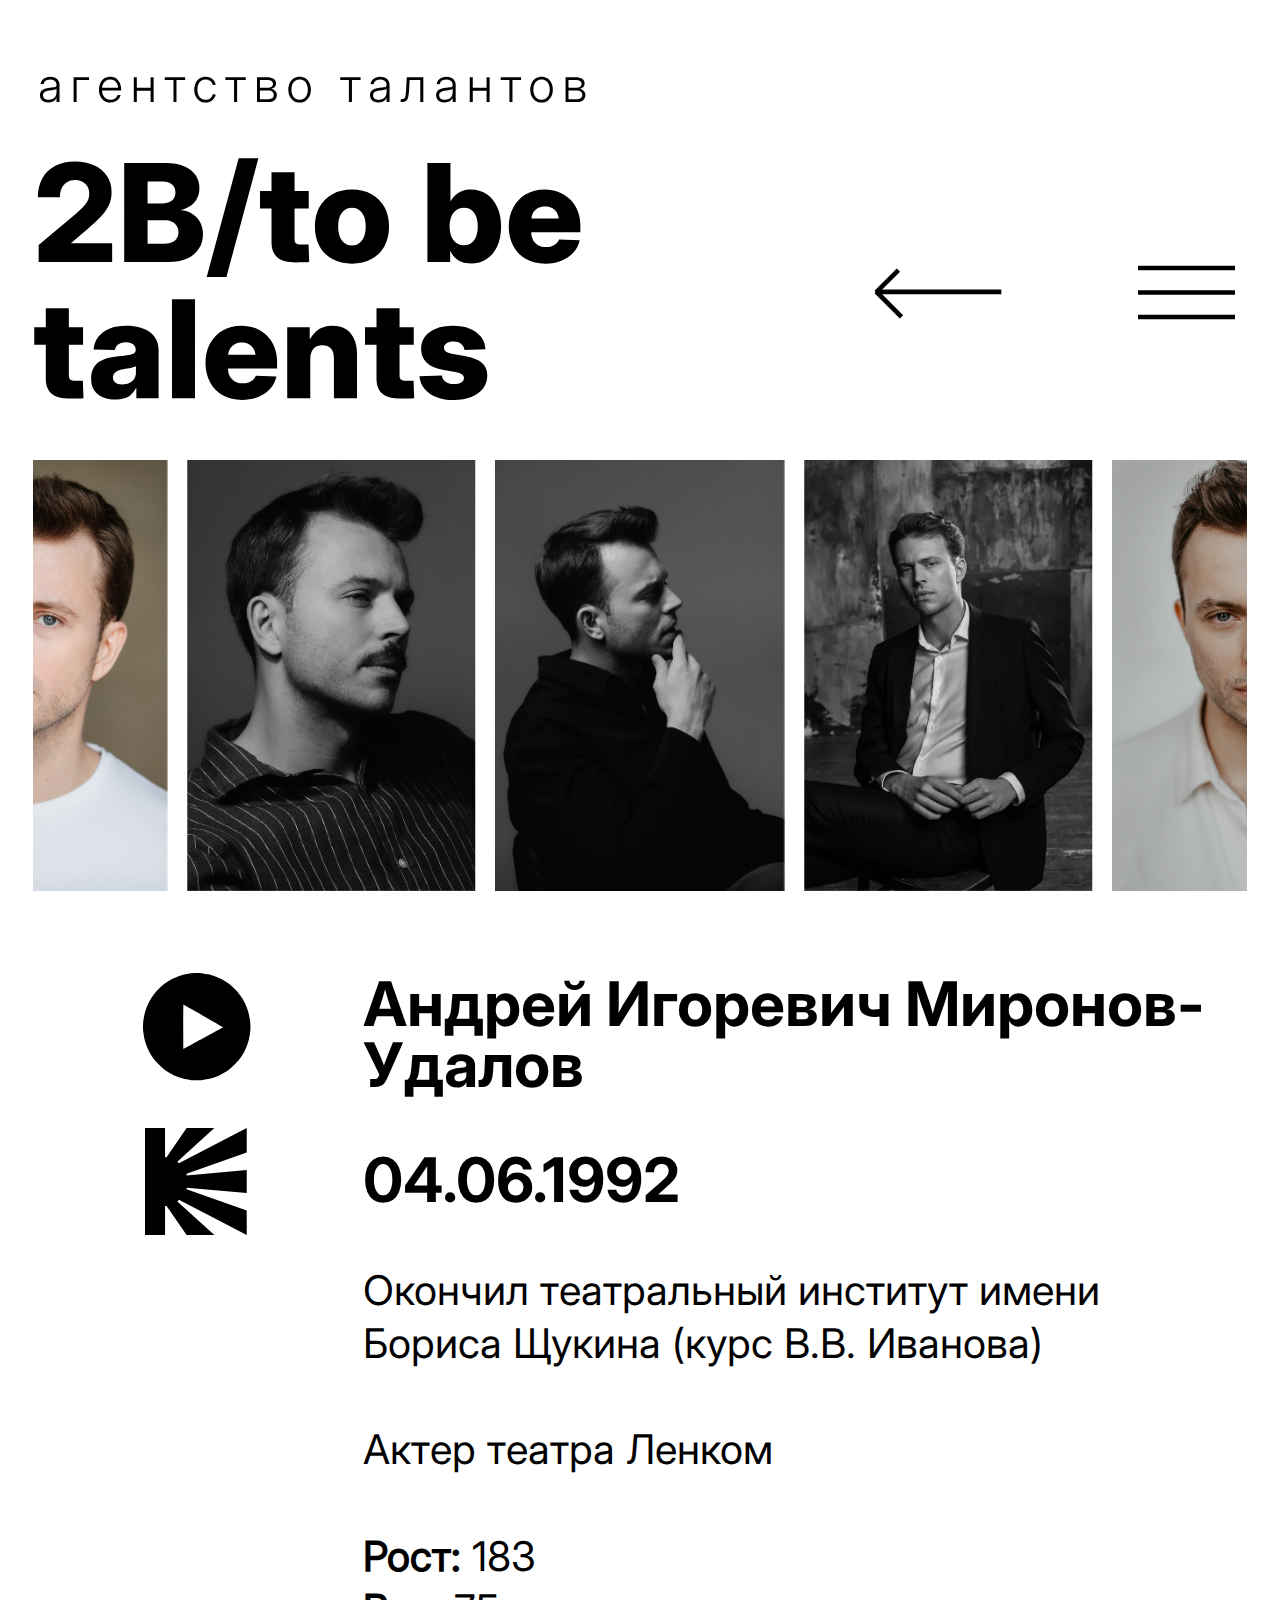
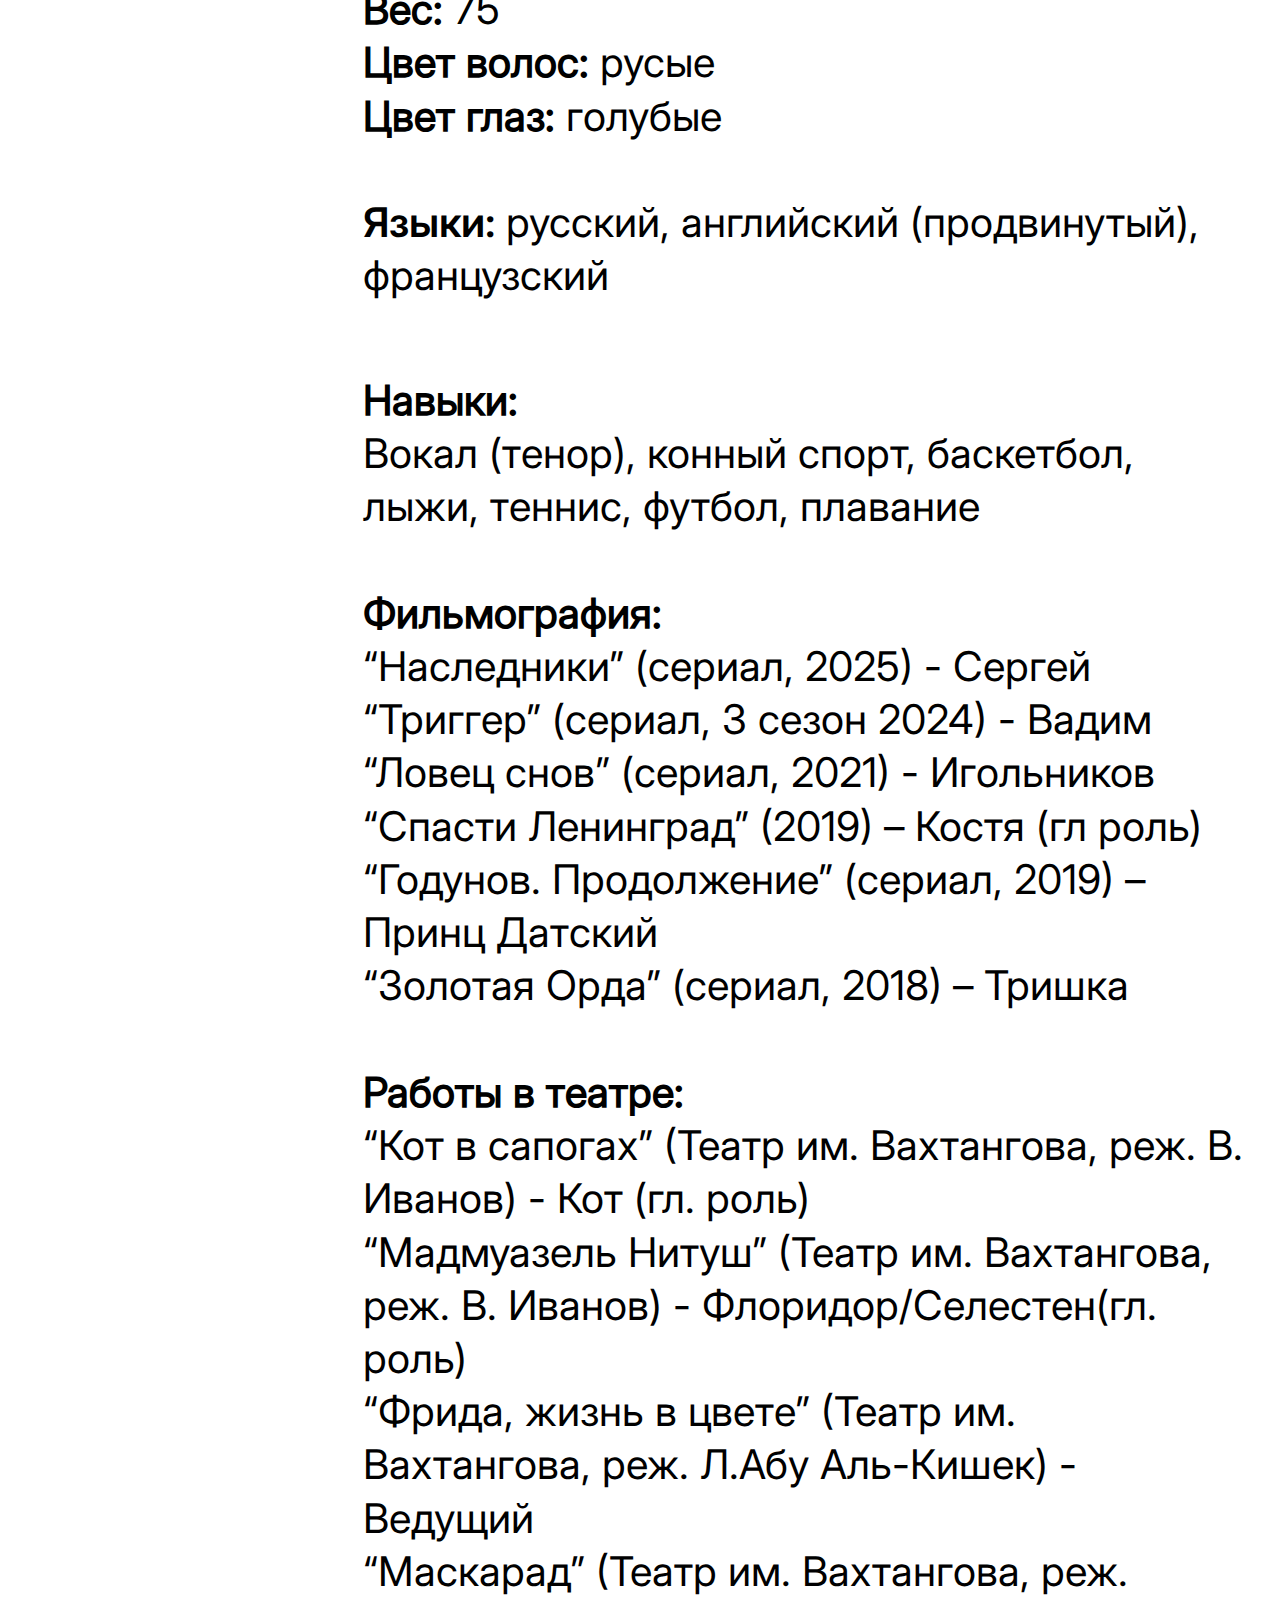
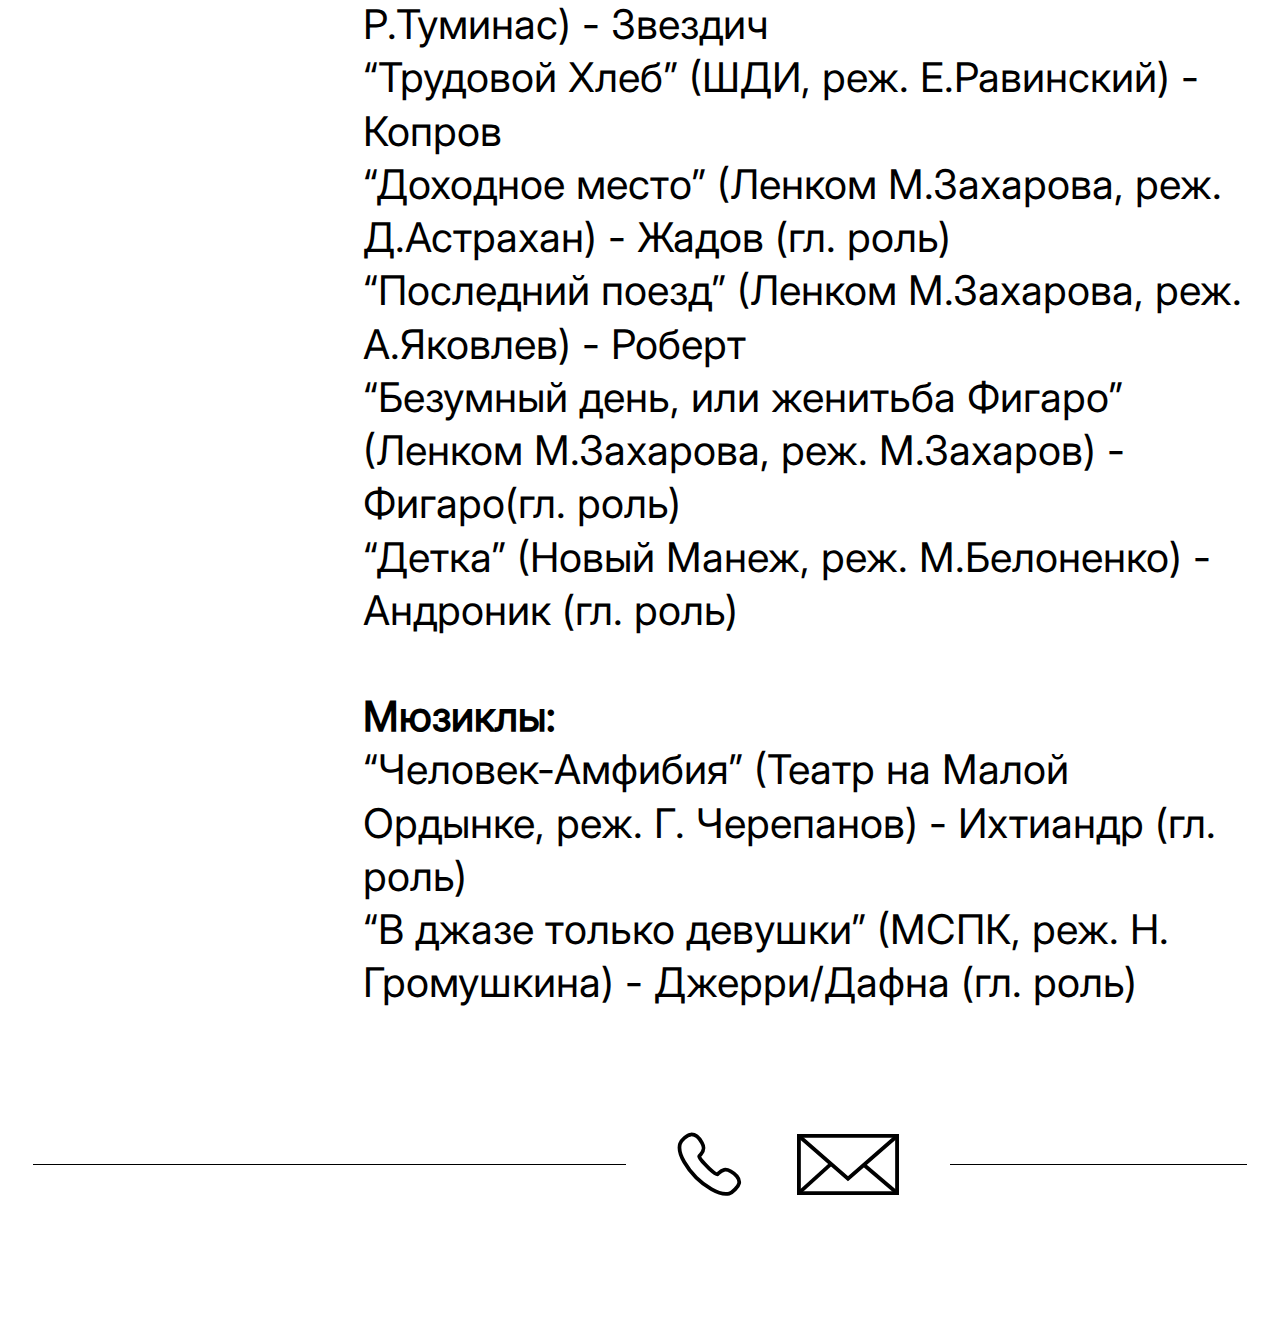
<file: content/4.html>
<!doctype html>
<html lang=ru>
  <head>
    <link rel="icon" href="./favicon.ico">
    <meta charset="UTF-8">
    <meta name="viewport" content="width=device-width, initial-scale=1.0">
    <title>2BTalents</title>
    <link href="/css/reset.css" rel="stylesheet">
    <link href="/css/style.css" rel="stylesheet">
    <link href="/css/logo.css" rel="stylesheet">
    <link href="/css/burger.css" rel="stylesheet">
    <link href="/css/header.css" rel="stylesheet">
    <link href="/css/phone.css" rel="stylesheet">
    <link href="/css/mail.css" rel="stylesheet">
    <link href="/css/video.css" rel="stylesheet">
    <link href="/css/kinopoisk.css" rel="stylesheet">
    <link href="/css/info.css" rel="stylesheet">
    <link href="/css/footer.css" rel="stylesheet">
    <link href="/css/footer-menu-item.css" rel="stylesheet">
    <link href="/css/person-image.css" rel="stylesheet">
    <link href="/css/person.css" rel="stylesheet">
    <link href="/css/person-image.css" rel="stylesheet">
    <link href="/css/person-title.css" rel="stylesheet">
    <link href="/css/menu-item.css" rel="stylesheet">
    <link rel="stylesheet"href="https://cdn.jsdelivr.net/npm/swiper@11/swiper-bundle.min.css"/>
  </head>
  <body>
    <div class="page-content">
      <div class="header">
        <header>
          <div class="logo-wrapper">
            <a class="logo-link" href="/"><div class="logo"></div></a>
            <a href="../index.html" class="backbtn-link"><div class="backbtn"></div></a>
          </div>
          <div class="burger burger-position burger-menu-button" data-parent="page-content" data-css-class="main-menu-expanded"></div>
        </header>
      </div>
      <div class="content content-main-menu">
        <div class="menu-items noselect">
          <div class="menu-item">
            <a href="/">Главная</a>
          </div>
          <div class="menu-item">
            <a href="/about.html">О нас</a>
          </div>
          <div class="menu-item">
            <a href="/2talents.html">Талантам</a>
          </div>
        </div>
        <div class="menu-icons">
            <div class="footer-menu-contacts">
              <a href="tel:+79164606622"><div class="phone"></div></a>
              <a href="mailto:t@2talents.ru"><div class="mail"></div></a>
            </div>
        </div>
      </div>
      <div class="content">
        <div class="content-spacing person"></div>
        <div class="person-details--gallery">
          <div class="swiper">
            <div class="swiper-wrapper">
              <div class="swiper-slide"><img src="/img/img4.1.jpg" /></div>
              <div class="swiper-slide"><img src="/img/img4.2.jpg" /></div>
              <div class="swiper-slide"><img src="/img/img4.3.jpg" /></div>
              <div class="swiper-slide"><img src="/img/img4.4.jpg" /></div>
              <div class="swiper-slide"><img src="/img/img4.5.jpg" /></div>
              <div class="swiper-slide"><img src="/img/img4.6.jpg" /></div>
              <div class="swiper-slide"><img src="/img/img4.7.jpg" /></div>
            </div>
          </div>
        </div>
        <div class="person-details">
          <div class="person-details--left">
            <div class="person-details--icons">
              <a href="#"><div class="video"></div></a>
	      <a target="_blank" href="https://www.kinopoisk.ru/name/2240760/"><div class="kinopoisk"></div></a>
            </div>
          </div>
          <div class="person-details--text">
            <div class="person-details--main">
              <h2 class="person-details--title">Андрей Игоревич Миронов-Удалов</h2>
              <p><br />
              <div class="person-details--title">04.06.1992</div>
              <p><br />
              <p>Окончил театральный институт имени Бориса Щукина (курс В.В. Иванова)
              <p><br />
              <p>Актер театра Ленком
              <p><br />
              <p><b>Рост:</b> 183
              <p><b>Вес:</b> 75
              <p><b>Цвет волос:</b> русые
              <p><b>Цвет глаз:</b> голубые
              <p><br />
              <p><span>Языки:</span> русский, английский (продвинутый), французский</p>
              <p><br />
            </div>
            <div class="person-details-jobs">
              <div class="person-details-jobs--item">
                <p><b>Навыки:</b>
                <p>Вокал (тенор), конный спорт, баскетбол, лыжи, теннис, футбол, плавание
                <p><br />
              </div>
              <div class="person-details-jobs--item">
                <p><b>Фильмография:</b>
                <p>“Наследники” (сериал, 2025) - Сергей
                <p>“Триггер” (сериал, 3 сезон 2024) - Вадим
                <p>“Ловец снов” (сериал, 2021) - Игольников
                <p>“Спасти Ленинград” (2019) – Костя (гл роль)
                <p>“Годунов. Продолжение” (сериал, 2019) – Принц Датский
                <p>“Золотая Орда” (сериал, 2018) – Тришка
                <p><br />
              </div>
              <div class="person-details-jobs--item">
                <p><b>Работы в театре:</b>
                <p>“Кот в сапогах” (Театр им. Вахтангова, реж. В. Иванов) - Кот (гл. роль)
                <p>“Мадмуазель Нитуш” (Театр им. Вахтангова, реж. В. Иванов) - Флоридор/Селестен(гл. роль)
                <p>“Фрида, жизнь в цвете” (Театр им. Вахтангова, реж. Л.Абу Аль-Кишек) - Ведущий
                <p>“Маскарад” (Театр им. Вахтангова, реж. Р.Туминас) - Звездич
                <p>“Трудовой Хлеб” (ШДИ, реж. Е.Равинский) - Копров
                <p>“Доходное место” (Ленком М.Захарова, реж. Д.Астрахан) - Жадов (гл. роль)
                <p>“Последний поезд” (Ленком М.Захарова, реж. А.Яковлев) - Роберт
                <p>“Безумный день, или женитьба Фигаро” (Ленком М.Захарова, реж. М.Захаров) - Фигаро(гл. роль)
                <p>“Детка” (Новый Манеж, реж. М.Белоненко) - Андроник (гл. роль)
                <p><br />
              </div>
              <div class="person-details-jobs--item">
                <p><b>Мюзиклы:</b>
                <p>“Человек-Амфибия” (Театр на Малой Ордынке, реж. Г. Черепанов) - Ихтиандр (гл. роль)
                <p>“В джазе только девушки” (МСПК, реж. Н. Громушкина) - Джерри/Дафна (гл. роль)
              </div>
            </div>
          </div>
	</div>
      </div>
      <div class="footer mt-7915">
        <footer>
          <div class="footer-left">
            <hr />
          </div>
          <div class="footer-right">
            <div class="footer-menu ls-25">
              <div class="footer-menu-item">
                <a href="/">главная</a>
              </div>
              <div class="footer-menu-item--skip">
                •
              </div>
              <div class="footer-menu-item">
                <a href="/about.html">о нас</a>
              </div>
              <div class="footer-menu-item--skip">
                •
              </div>
              <div class="footer-menu-item">
                <a href="/2talents.html">талантам</a>
              </div>
            </div>
            <div class="footer-menu-contacts">
              <a href="tel:+79164606622"><div class="phone"></div></a>
              <a href="mailto:t@2btalents.ru"><div class="mail"></div></a>
            </div>
          </div>
        </footer>
      </div>
    </div>
    <script src="https://cdn.jsdelivr.net/npm/swiper@11/swiper-bundle.min.js"></script>
    <script type="text/javascript" src="/js/main.js"></script>
    <script>
      document.addEventListener('DOMContentLoaded', function() {
        new Swiper('.swiper2', {
          direction: 'horizontal',
          centeredSlides: true,
          initialSlide: 1,
          slidesPerView: 4,
          slidesOffsetBefore: 180,  
          spaceBetween: 20,
          loop: true,
          breakpoints: {
            1366: { slidesPerView: 4, spaceBetween: 20 },
            750: { slidesPerView: 4, spaceBetween: 20 },
            0: { slidesPerView: 2, spaceBetween: 20 }
          }
        });
      });
    </script>
  </body>
</html>
</file>
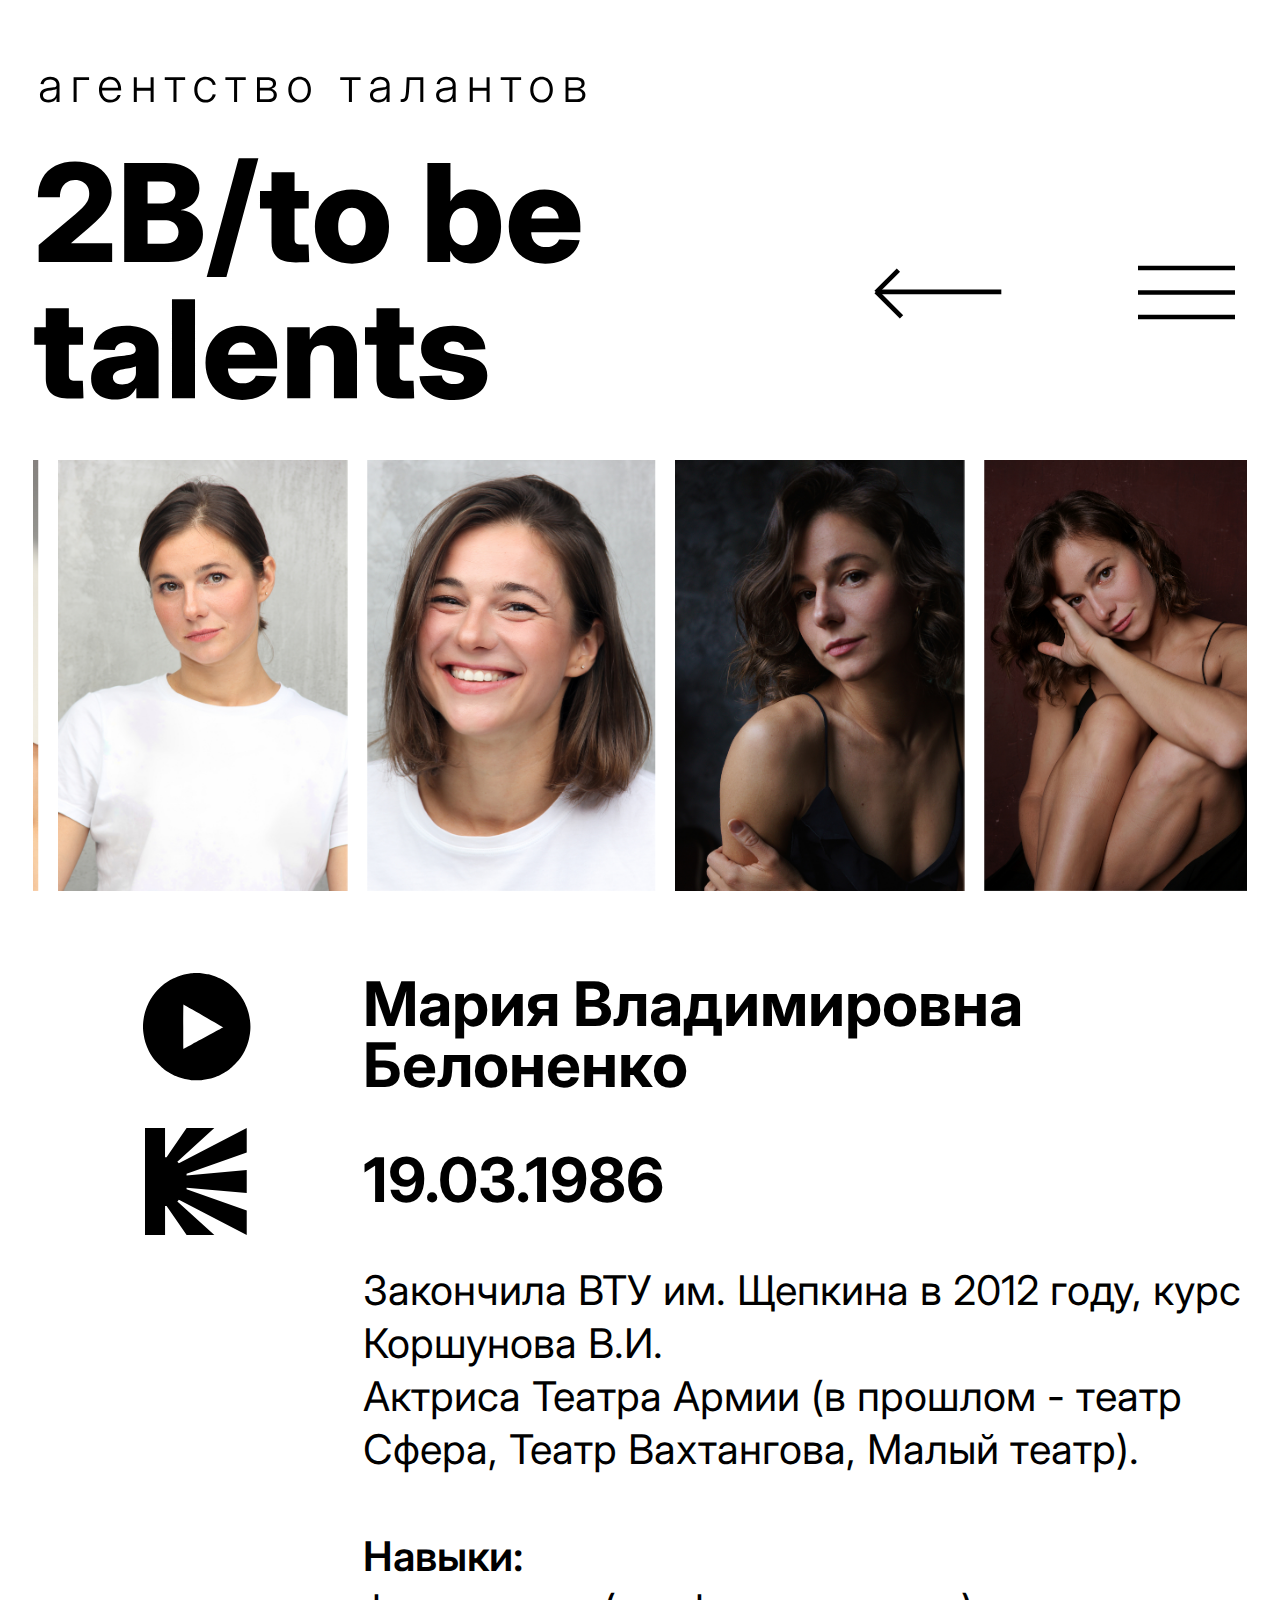
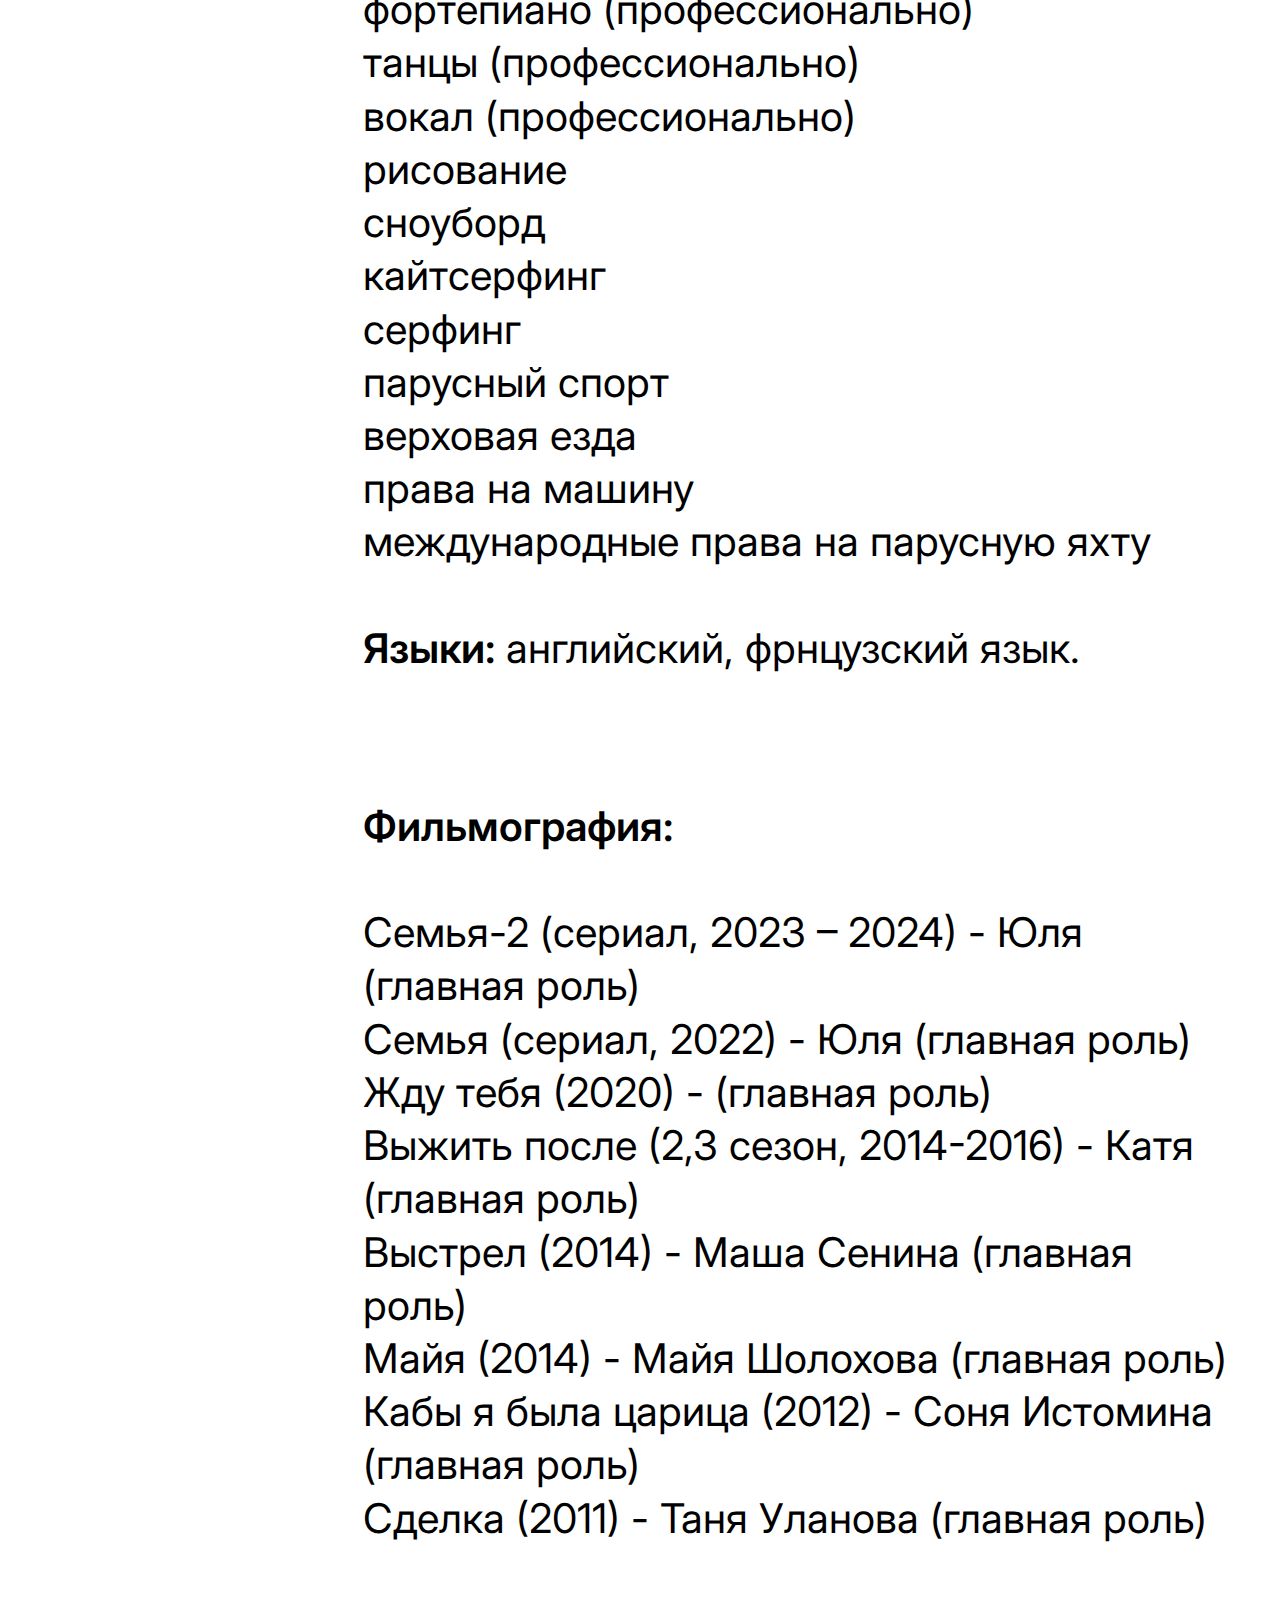
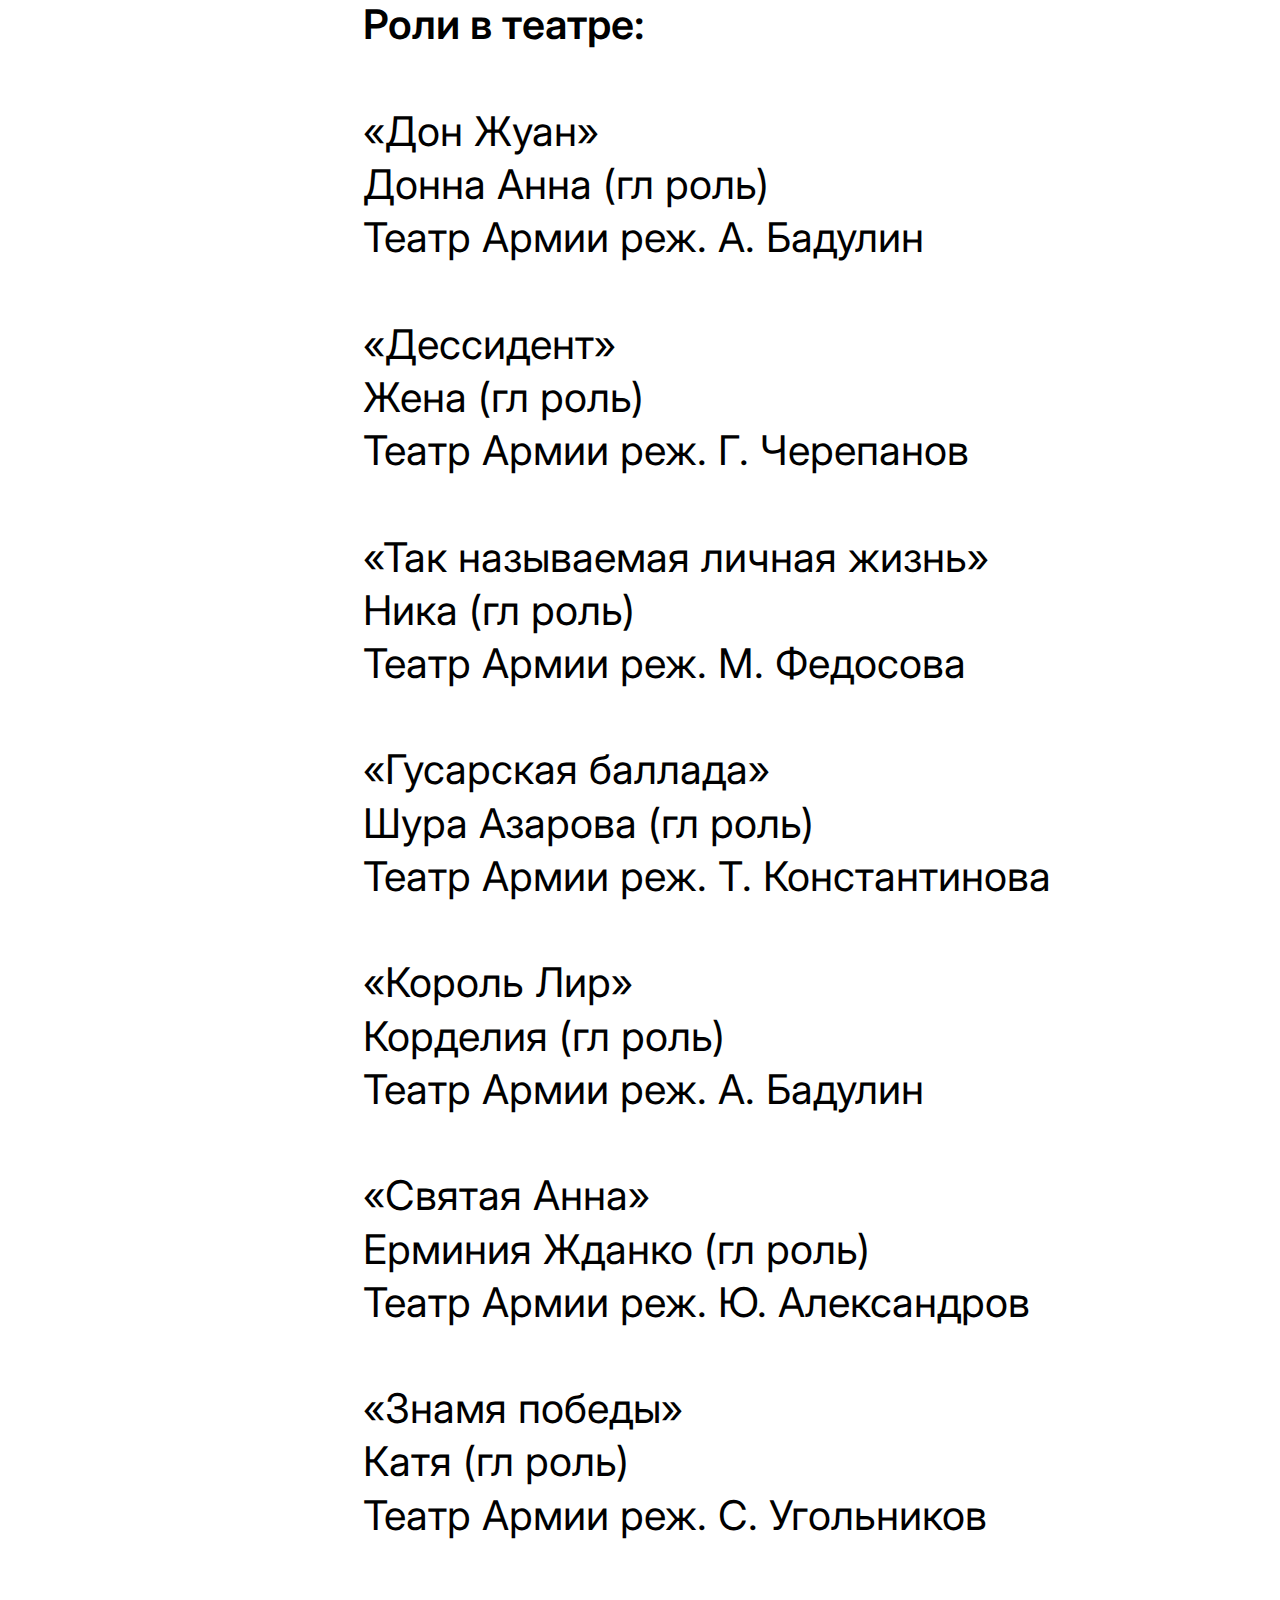
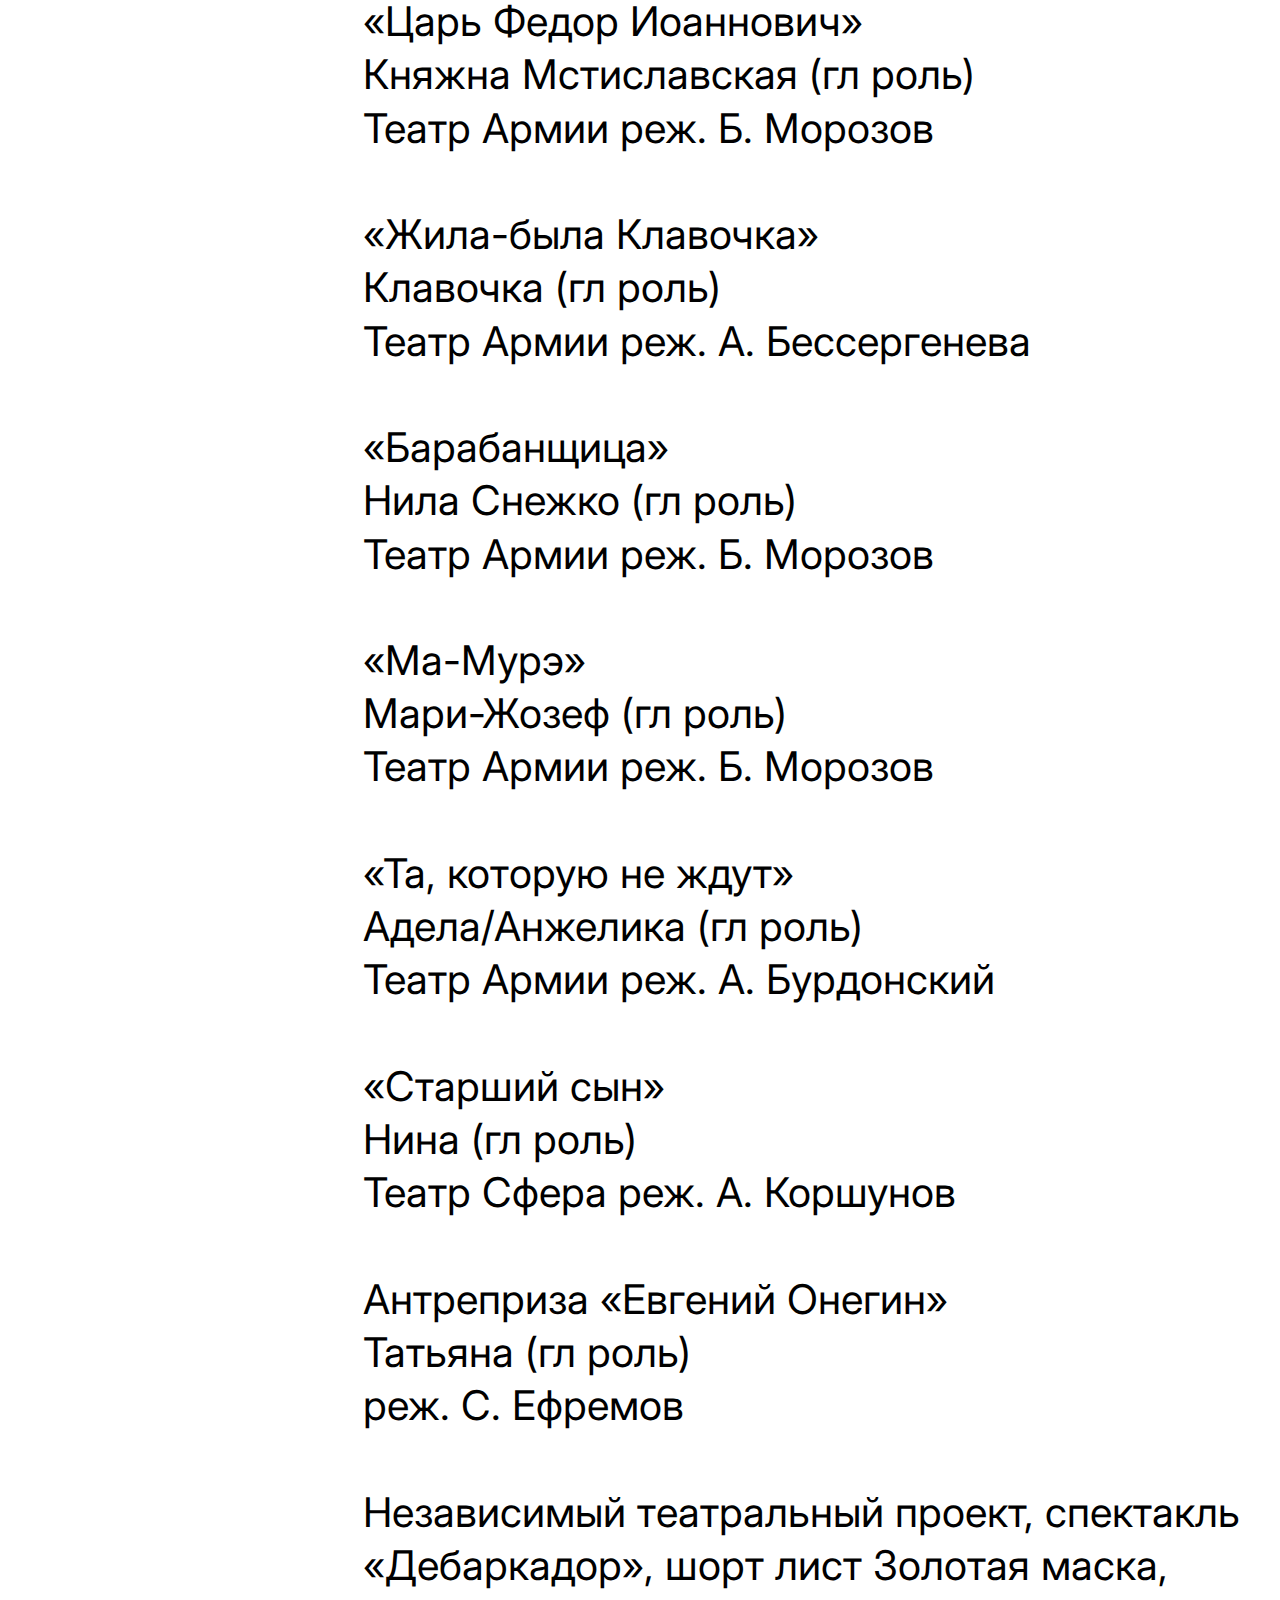
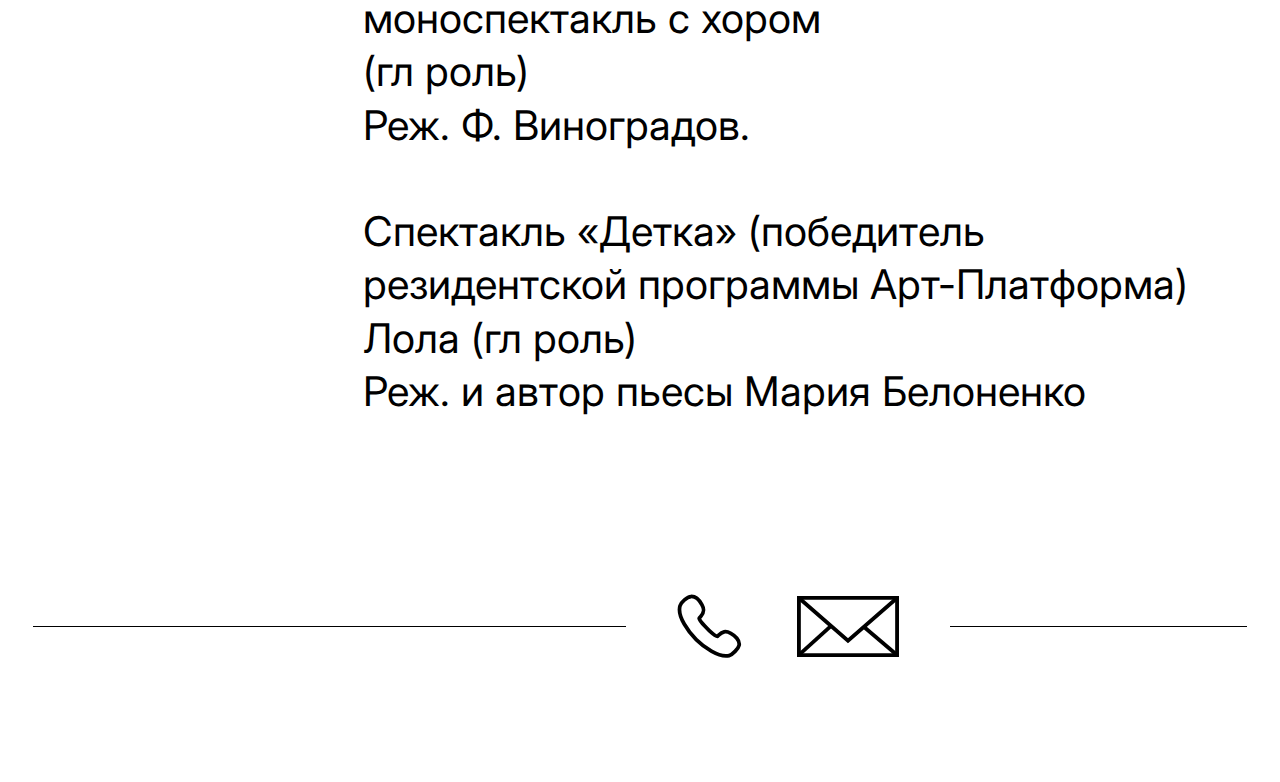
<file: content/5.html>
<!doctype html>
<html lang=ru>
  <head>
    <link rel="icon" href="./favicon.ico">
    <meta charset="UTF-8">
    <meta name="viewport" content="width=device-width, initial-scale=1.0">
    <title>2BTalents</title>
    <link href="/css/reset.css" rel="stylesheet">
    <link href="/css/style.css" rel="stylesheet">
    <link href="/css/logo.css" rel="stylesheet">
    <link href="/css/burger.css" rel="stylesheet">
    <link href="/css/header.css" rel="stylesheet">
    <link href="/css/phone.css" rel="stylesheet">
    <link href="/css/mail.css" rel="stylesheet">
    <link href="/css/video.css" rel="stylesheet">
    <link href="/css/kinopoisk.css" rel="stylesheet">
    <link href="/css/info.css" rel="stylesheet">
    <link href="/css/footer.css" rel="stylesheet">
    <link href="/css/footer-menu-item.css" rel="stylesheet">
    <link href="/css/person-image.css" rel="stylesheet">
    <link href="/css/person.css" rel="stylesheet">
    <link href="/css/person-image.css" rel="stylesheet">
    <link href="/css/person-title.css" rel="stylesheet">
    <link href="/css/menu-item.css" rel="stylesheet">
    <link rel="stylesheet"href="https://cdn.jsdelivr.net/npm/swiper@11/swiper-bundle.min.css"/>
  </head>
  <body>
    <div class="page-content">
      <div class="header">
        <header>
          <div class="logo-wrapper">
            <a class="logo-link" href="/"><div class="logo"></div></a>
            <a href="../index.html" class="backbtn-link"><div class="backbtn"></div></a>
          </div>
          <div class="burger burger-position burger-menu-button" data-parent="page-content" data-css-class="main-menu-expanded"></div>
        </header>
      </div>
      <div class="content content-main-menu">
        <div class="menu-items noselect">
          <div class="menu-item">
            <a href="/">Главная</a>
          </div>
          <div class="menu-item">
            <a href="/about.html">О нас</a>
          </div>
          <div class="menu-item">
            <a href="/2talents.html">Талантам</a>
          </div>
        </div>
        <div class="menu-icons">
            <div class="footer-menu-contacts">
              <a href="tel:+79037243484"><div class="phone"></div></a>
              <a href="mailto:t@2talents.ru"><div class="mail"></div></a>
            </div>
        </div>
      </div>
      <div class="content">
        <div class="content-spacing person"></div>
        <div class="person-details--gallery">
          <div class="swiper swiper2">
            <div class="swiper-wrapper">
              <div class="swiper-slide"><img src="/img/img5.1.jpg" /></div>
              <div class="swiper-slide"><img src="/img/img5.2.jpg" /></div>
              <div class="swiper-slide"><img src="/img/img5.3.jpg" /></div>
              <div class="swiper-slide"><img src="/img/img5.4.jpg" /></div>
              <div class="swiper-slide"><img src="/img/img5.5.jpg" /></div>
              <div class="swiper-slide"><img src="/img/img5.6.jpg" /></div>
            </div>
          </div>
        </div>
        <div class="person-details">
          <div class="person-details--left">
            <div class="person-details--icons">
              <a href="#"><div class="video"></div></a>
	      <a target="_blank" href="https://www.kinopoisk.ru/name/2549584/"><div class="kinopoisk"></div></a>
            </div>
          </div>
	  <div class="person-details--text">
	    <div class="person-details--main">
	      <h2 class="person-details--title">Мария Владимировна Белоненко</h2>
	      <p><br /></p>
	      <div class="person-details--title">19.03.1986</div>
	      <p><br /></p>
	      <p>Закончила ВТУ им. Щепкина в 2012 году, курс Коршунова В.И. <br />Актриса Театра Армии (в прошлом - театр Сфера, Театр Вахтангова, Малый театр).
	      <p><br /></p>
              <p><span>Навыки:</span></p>
              <p>фортепиано (профессионально)
              <p>танцы (профессионально)
              <p>вокал (профессионально)
              <p>рисование
              <p>сноуборд
              <p>кайтсерфинг
              <p>серфинг
              <p>парусный спорт
              <p>⁠верховая езда
              <p>права на машину
              <p>международные права на парусную яхту
              <p><br /></p>
              <p><span>Языки:</span> английский, ф⁠рнцузский язык.</p>
              <p><br /></p>
	    </div>
	    <div class="person-details-jobs">
	      <div class="person-details-jobs--item">
	        <p><br /></p>
		<p><span>Фильмография:</span></p>
		<p><br /></p>
		<p>Семья-2 (сериал, 2023 – 2024) - Юля (главная роль)
		<p>Семья (сериал, 2022) - Юля (главная роль)
		<p>Жду тебя (2020) - (главная роль)
		<p>Выжить после (2,3 сезон, 2014-2016) - Катя (главная роль)
		<p>Выстрел (2014) - Маша Сенина (главная роль)
		<p>Майя (2014) - Майя Шолохова (главная роль)
		<p>Кабы я была царица (2012) - Соня Истомина (главная роль)
		<p>Сделка (2011) - Таня Уланова (главная роль)
	      </div>
              <div class="person-details-jobs--item">
                <p><br />
                <p><span>Роли в театре:</span></p>
                <p><br />
                <p>«Дон Жуан»
                <p>Донна Анна (гл роль)
                <p>Театр Армии реж. А. Бадулин
                <p><br />
                <p>«Дессидент»
                <p>Жена (гл роль)
                <p>Театр Армии реж. Г. Черепанов
                <p><br />
                <p>«Так называемая личная жизнь»
                <p>Ника (гл роль)
                <p>Театр Армии реж. М. Федосова
                <p><br />
                <p>«Гусарская баллада»
                <p>Шура Азарова (гл роль)
                <p>Театр Армии реж. Т. Константинова
                <p><br />
                <p>«Король Лир»
                <p>Корделия (гл роль)
                <p>Театр Армии реж. А. Бадулин
		<p><br />
                <p>«Святая Анна»
                <p>Ерминия Жданко (гл роль)
                <p>Театр Армии реж. Ю. Александров
                <p><br />
                <p>«Знамя победы»
                <p>Катя (гл роль)
                <p>Театр Армии реж. С. Угольников
                <p><br />
                <p>«Царь Федор Иоаннович»
                <p>Княжна Мстиславская (гл роль)
                <p>Театр Армии реж. Б. Морозов
                <p><br />
                <p>«Жила-была Клавочка»
                <p>Клавочка (гл роль)
                <p>Театр Армии реж. А. Бессергенева
                <p><br />
                <p>«Барабанщица»
                <p>Нила Снежко (гл роль)
                <p>Театр Армии реж. Б. Морозов
                <p><br />
                <p>«Ма-Мурэ»
                <p>Мари-Жозеф (гл роль)
                <p>Театр Армии реж. Б. Морозов
                <p><br />
                <p>«Та, которую не ждут»
                <p>Адела/Анжелика (гл роль)
                <p>Театр Армии реж. А. Бурдонский
                <p><br />
                <p>«Старший сын»
                <p>Нина (гл роль)
                <p>Театр Сфера реж. А. Коршунов
                <p><br />
                <p>Антреприза «Евгений Онегин»
                <p>Татьяна (гл роль)
                <p>реж. С. Ефремов
                <p><br />
                <p>Независимый театральный проект, спектакль «Дебаркадор», шорт лист Золотая маска, моноспектакль с хором
                <p>(гл роль)
                <p>Реж. Ф. Виноградов.
                <p><br />
                <p>Спектакль «Детка» (победитель резидентской программы Арт-Платформа)
                <p>Лола (гл роль)
                <p>Реж. и автор пьесы Мария Белоненко
                <p><br />
              </div>
	    </div>
	  </div>
	</div>
      </div>
      <div class="footer mt-7915">
        <footer>
          <div class="footer-left">
            <hr />
          </div>
          <div class="footer-right">
            <div class="footer-menu ls-25">
              <div class="footer-menu-item">
                <a href="/">главная</a>
              </div>
              <div class="footer-menu-item--skip">
                •
              </div>
              <div class="footer-menu-item">
                <a href="/about.html">о нас</a>
              </div>
              <div class="footer-menu-item--skip">
                •
              </div>
              <div class="footer-menu-item">
                <a href="/2talents.html">талантам</a>
              </div>
            </div>
            <div class="footer-menu-contacts">
              <a href="tel:+79037243484"><div class="phone"></div></a>
              <a href="mailto:t@2btalents.ru"><div class="mail"></div></a>
            </div>
          </div>
        </footer>
      </div>
    </div>
    <script src="https://cdn.jsdelivr.net/npm/swiper@11/swiper-bundle.min.js"></script>
    <script type="text/javascript" src="/js/main.js"></script>
    <script>
      document.addEventListener('DOMContentLoaded', function() {
        new Swiper('.swiper2', {
          direction: 'horizontal',
          centeredSlides: true,
          initialSlide: 1,
          slidesPerView: 4,
          slidesOffsetBefore: 180,  
          spaceBetween: 20,
          loop: true,
          breakpoints: {
            1366: { slidesPerView: 4, spaceBetween: 20 },
            750: { slidesPerView: 4, spaceBetween: 20 },
            0: { slidesPerView: 2, spaceBetween: 20 }
          }
        });
      });
    </script>
     </body>
     </html>
</file>
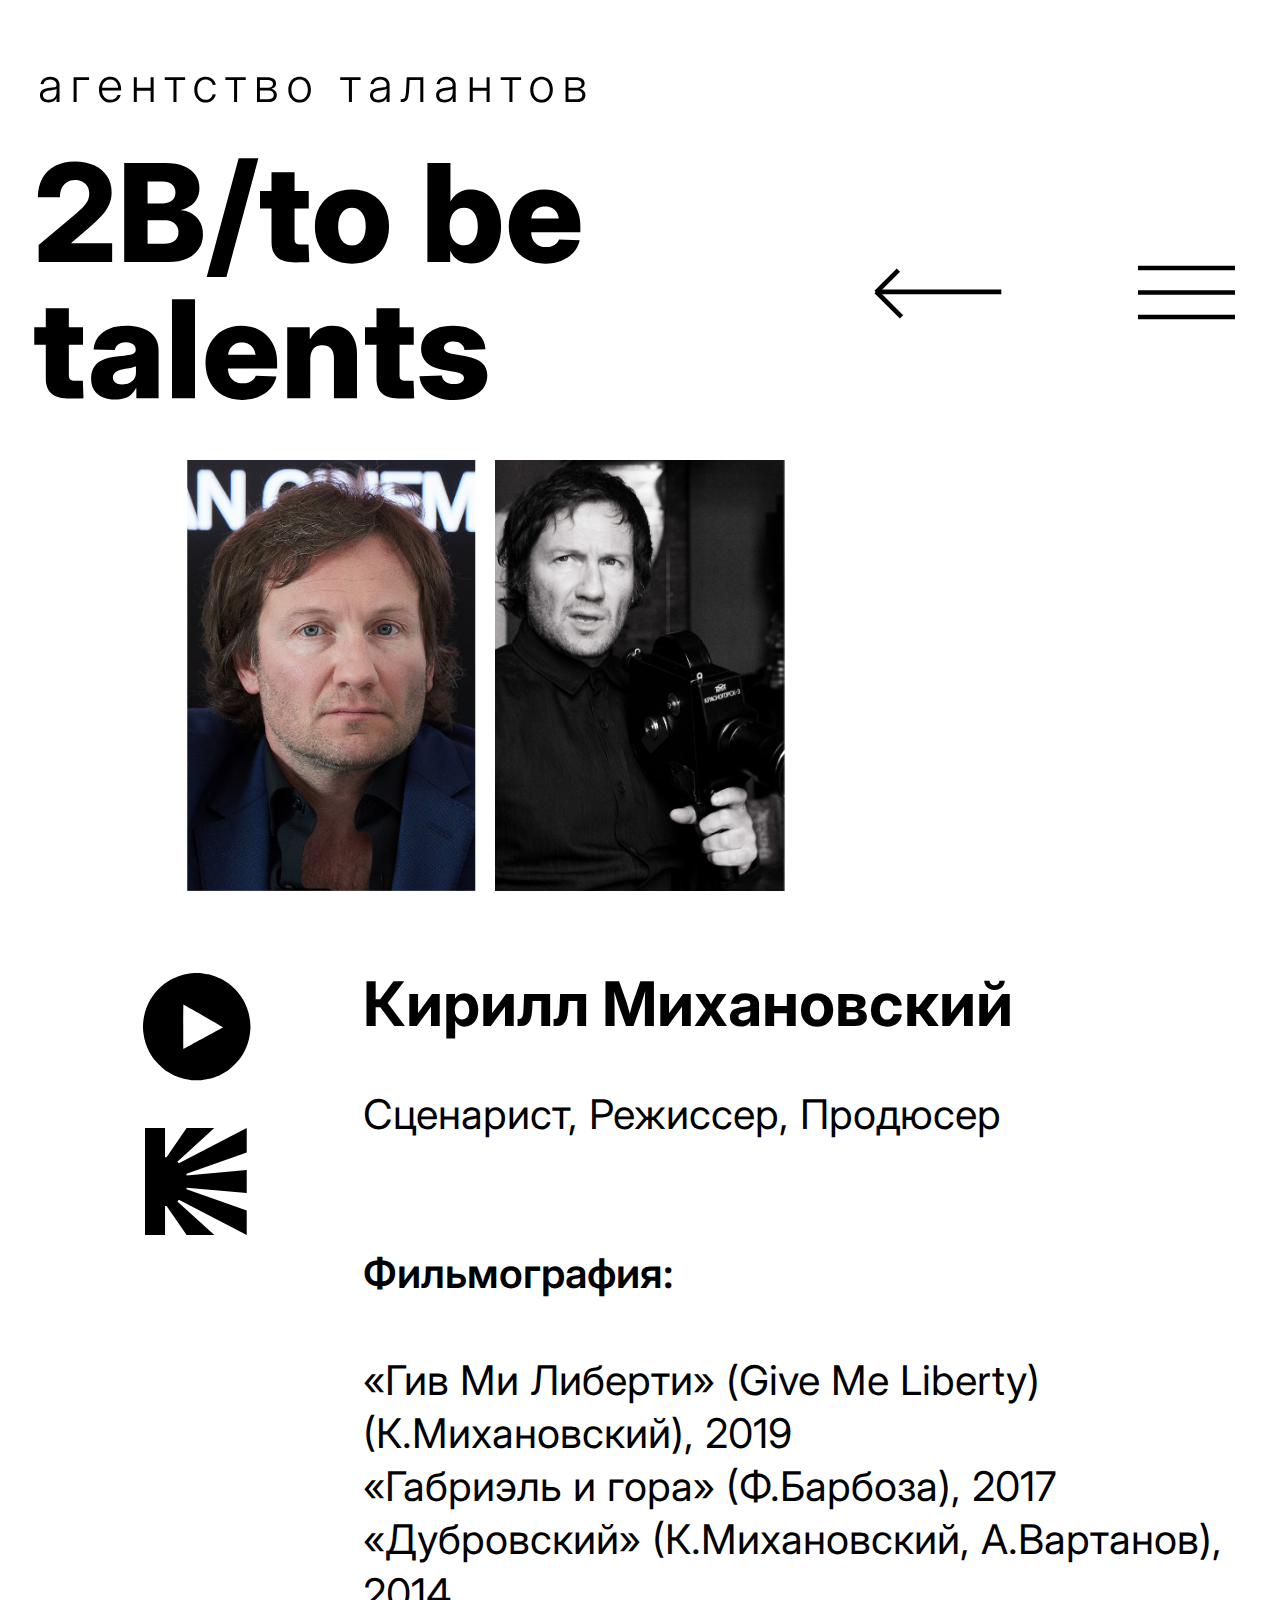
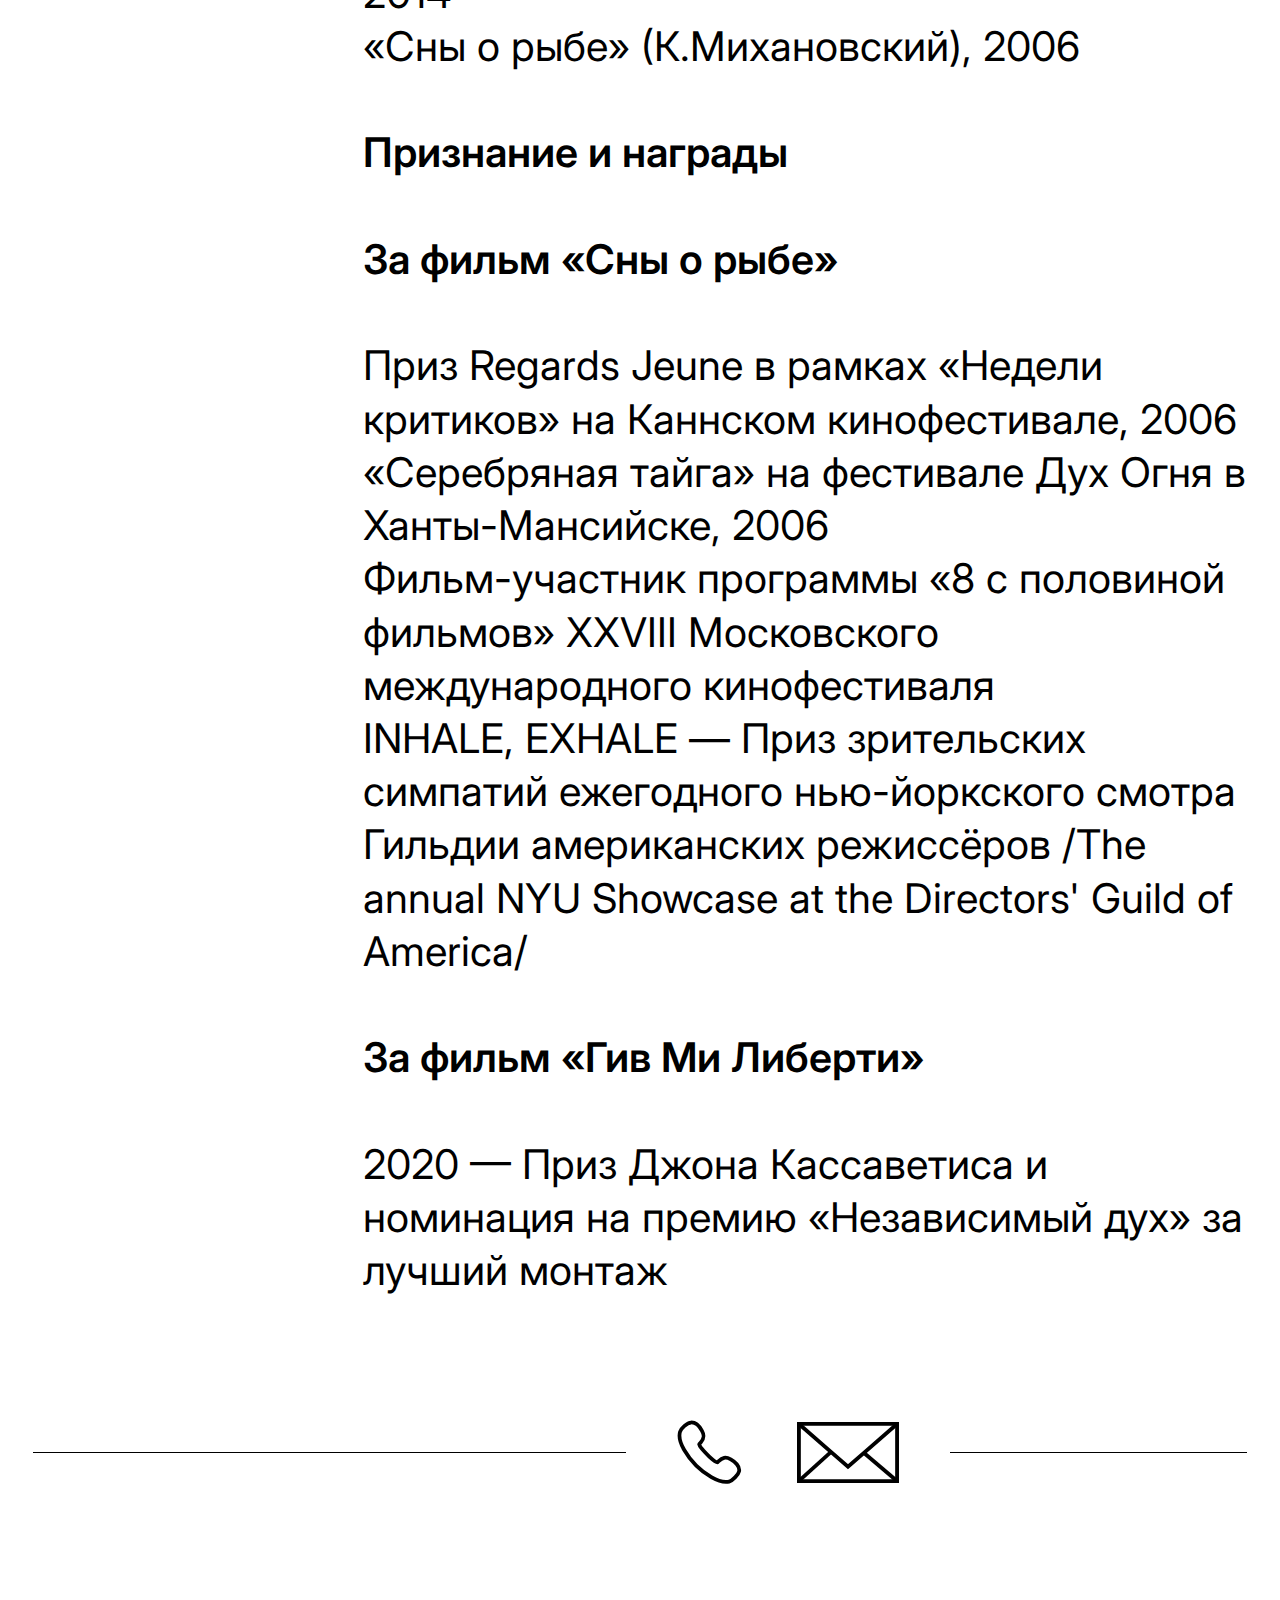
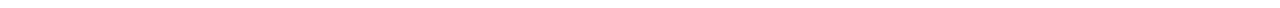
<file: content/6.html>
<!doctype html>
<html lang=ru>
  <head>
    <link rel="icon" href="/favicon.ico">
    <meta charset="UTF-8">
    <meta name="viewport" content="width=device-width, initial-scale=1.0">
    <title>2BTalents</title>
    <link href="/css/reset.css" rel="stylesheet">
    <link href="/css/style.css" rel="stylesheet">
    <link href="/css/logo.css" rel="stylesheet">
    <link href="/css/burger.css" rel="stylesheet">
    <link href="/css/header.css" rel="stylesheet">
    <link href="/css/phone.css" rel="stylesheet">
    <link href="/css/mail.css" rel="stylesheet">
    <link href="/css/video.css" rel="stylesheet">
    <link href="/css/kinopoisk.css" rel="stylesheet">
    <link href="/css/info.css" rel="stylesheet">
    <link href="/css/footer.css" rel="stylesheet">
    <link href="/css/footer-menu-item.css" rel="stylesheet">
    <link href="/css/person-image.css" rel="stylesheet">
    <link href="/css/person.css" rel="stylesheet">
    <link href="/css/person-image.css" rel="stylesheet">
    <link href="/css/person-title.css" rel="stylesheet">
    <link href="/css/menu-item.css" rel="stylesheet">
    <link rel="stylesheet"href="https://cdn.jsdelivr.net/npm/swiper@11/swiper-bundle.min.css"/>
  </head>
  <body>
    <div class="zoom-content zoom-hide"></div>
    <div class="zoom-stop zoom-hide"></div>
    <div class="page-content">
      <div class="header">
        <header>
          <div class="logo-wrapper">
            <a class="logo-link" href="/"><div class="logo"></div></a>
            <a href="../index.html" class="backbtn-link"><div class="backbtn"></div></a>
          </div>
          <div class="burger burger-position burger-menu-button" data-parent="page-content" data-css-class="main-menu-expanded"></div>
        </header>
      </div>
      <div class="content content-main-menu">
        <div class="menu-items noselect">
          <div class="menu-item">
            <a href="/">Главная</a>
          </div>
          <div class="menu-item">
            <a href="/about.html">О нас</a>
          </div>
          <div class="menu-item">
            <a href="/2talents.html">Талантам</a>
          </div>
        </div>
        <div class="menu-icons">
            <div class="footer-menu-contacts">
              <a href="tel:+79164606622"><div class="phone"></div></a>
              <a href="mailto:t@2talents.ru"><div class="mail"></div></a>
            </div>
        </div>
      </div>
      <div class="content">
        <div class="content-spacing person"></div>
        <div class="person-details--gallery">
          <div class="swiper">
            <div class="swiper-wrapper">
              <div class="swiper-slide">
                <div class="zoom-stop">
                  <div class="zoom-stop-icon zoom-hide"></div>
                </div>
                <img src="/img/img6.1.jpg" />
                <div class="zoom-start"></div>
              </div>
              <div class="swiper-slide">
                <div class="zoom-stop">
                  <div class="zoom-stop-icon zoom-hide"></div>
                </div>
                <img src="/img/img6.2.jpg" />
                <div class="zoom-start"></div>
              </div>
              <!--<div class="swiper-slide">
                <div class="zoom-stop">
                  <div class="zoom-stop-icon zoom-hide"></div>
                </div>
                <img src="/img/img5.3.jpg" />
                <div class="zoom-start"></div>
              </div>
              <div class="swiper-slide">
                <div class="zoom-stop">
                  <div class="zoom-stop-icon zoom-hide"></div>
                </div>
                <img src="/img/img5.4.jpg" />
                <div class="zoom-start"></div>
              </div>
              <div class="swiper-slide">
                <div class="zoom-stop">
                  <div class="zoom-stop-icon zoom-hide"></div>
                </div>
                <img src="/img/img5.5.jpg" />
                <div class="zoom-start"></div>
              </div>
              <div class="swiper-slide">
                <div class="zoom-stop">
                  <div class="zoom-stop-icon zoom-hide"></div>
                </div>
                <img src="/img/img5.6.jpg" />
                <div class="zoom-start"></div>
              </div>-->
            </div>
          </div>
	</div>
        <div class="person-details">
          <div class="person-details--left">
            <div class="person-details--icons">
              <a href="#"><div class="video"></div></a>
	      <a target="_blank" href="https://www.kinopoisk.ru/name/853492/"><div class="kinopoisk"></div></a>
            </div>
          </div>
	  <div class="person-details--text">
	    <div class="person-details--main">
	      <h2 class="person-details--title">Кирилл Михановский</h2>
	      <p><br /></p>
	      <p>Сценарист, Режиссер, Продюсер
	      <p><br /></p>
	    </div>
	    <div class="person-details-jobs">
	      <div class="person-details-jobs--item">
	        <p><br /></p>
		<p><span>Фильмография:</span></p>
		<p><br /></p>
		<p>«Гив Ми Либерти» (Give Me Liberty) (К.Михановский), 2019
		<p>«Габриэль и гора» (Ф.Барбоза), 2017
		<p>«Дубровский» (К.Михановский, А.Вартанов), 2014
		<p>«Сны о рыбе» (К.Михановский), 2006
                <p><br /></p>
	      </div>
              <div class="person-details-jobs--item">
                <p><span>Признание и награды</span></p>
                <p><br /></p>
                <p><span>За фильм «Сны о рыбе»</span></p>
                <p><br /></p>
                <p>Приз Regards Jeune в рамках «Недели критиков» на Каннском кинофестивале, 2006
                <p>«Серебряная тайга» на фестивале Дух Огня в Ханты-Мансийске, 2006
                <p>Фильм-участник программы «8 с половиной фильмов» XXVIII Московского международного кинофестиваля
                <p>INHALE, EXHALE — Приз зрительских симпатий ежегодного нью-йоркского смотра Гильдии американских режиссёров /The annual NYU Showcase at the Directors' Guild of America/
		<p>
              </div>
              <div class="person-details-jobs--item">
                <p><br /></p>
                <p><span>За фильм «Гив Ми Либерти»</span></p>
                <p><br /></p>
                <p>2020 — Приз Джона Кассаветиса и номинация на премию «Независимый дух» за лучший монтаж
              </div>

	    </div>
	  </div>
	</div>
      </div>
      <div class="footer mt-7915">
        <footer>
          <div class="footer-left">
            <hr />
          </div>
          <div class="footer-right">
            <div class="footer-menu ls-25">
              <div class="footer-menu-item">
                <a href="/">главная</a>
              </div>
              <div class="footer-menu-item--skip">
                •
              </div>
              <div class="footer-menu-item">
                <a href="/about.html">о нас</a>
              </div>
              <div class="footer-menu-item--skip">
                •
              </div>
              <div class="footer-menu-item">
                <a href="/2talents.html">талантам</a>
              </div>
            </div>
            <div class="footer-menu-contacts">
              <a href="tel:+79164606622"><div class="phone"></div></a>
              <a href="mailto:t@2btalents.ru"><div class="mail"></div></a>
            </div>
          </div>
        </footer>
      </div>
    </div>
    <script src="https://cdn.jsdelivr.net/npm/swiper@11/swiper-bundle.min.js"></script>
    <script type="text/javascript" src="/js/main.js"></script>
  </body>
</html>
</file>
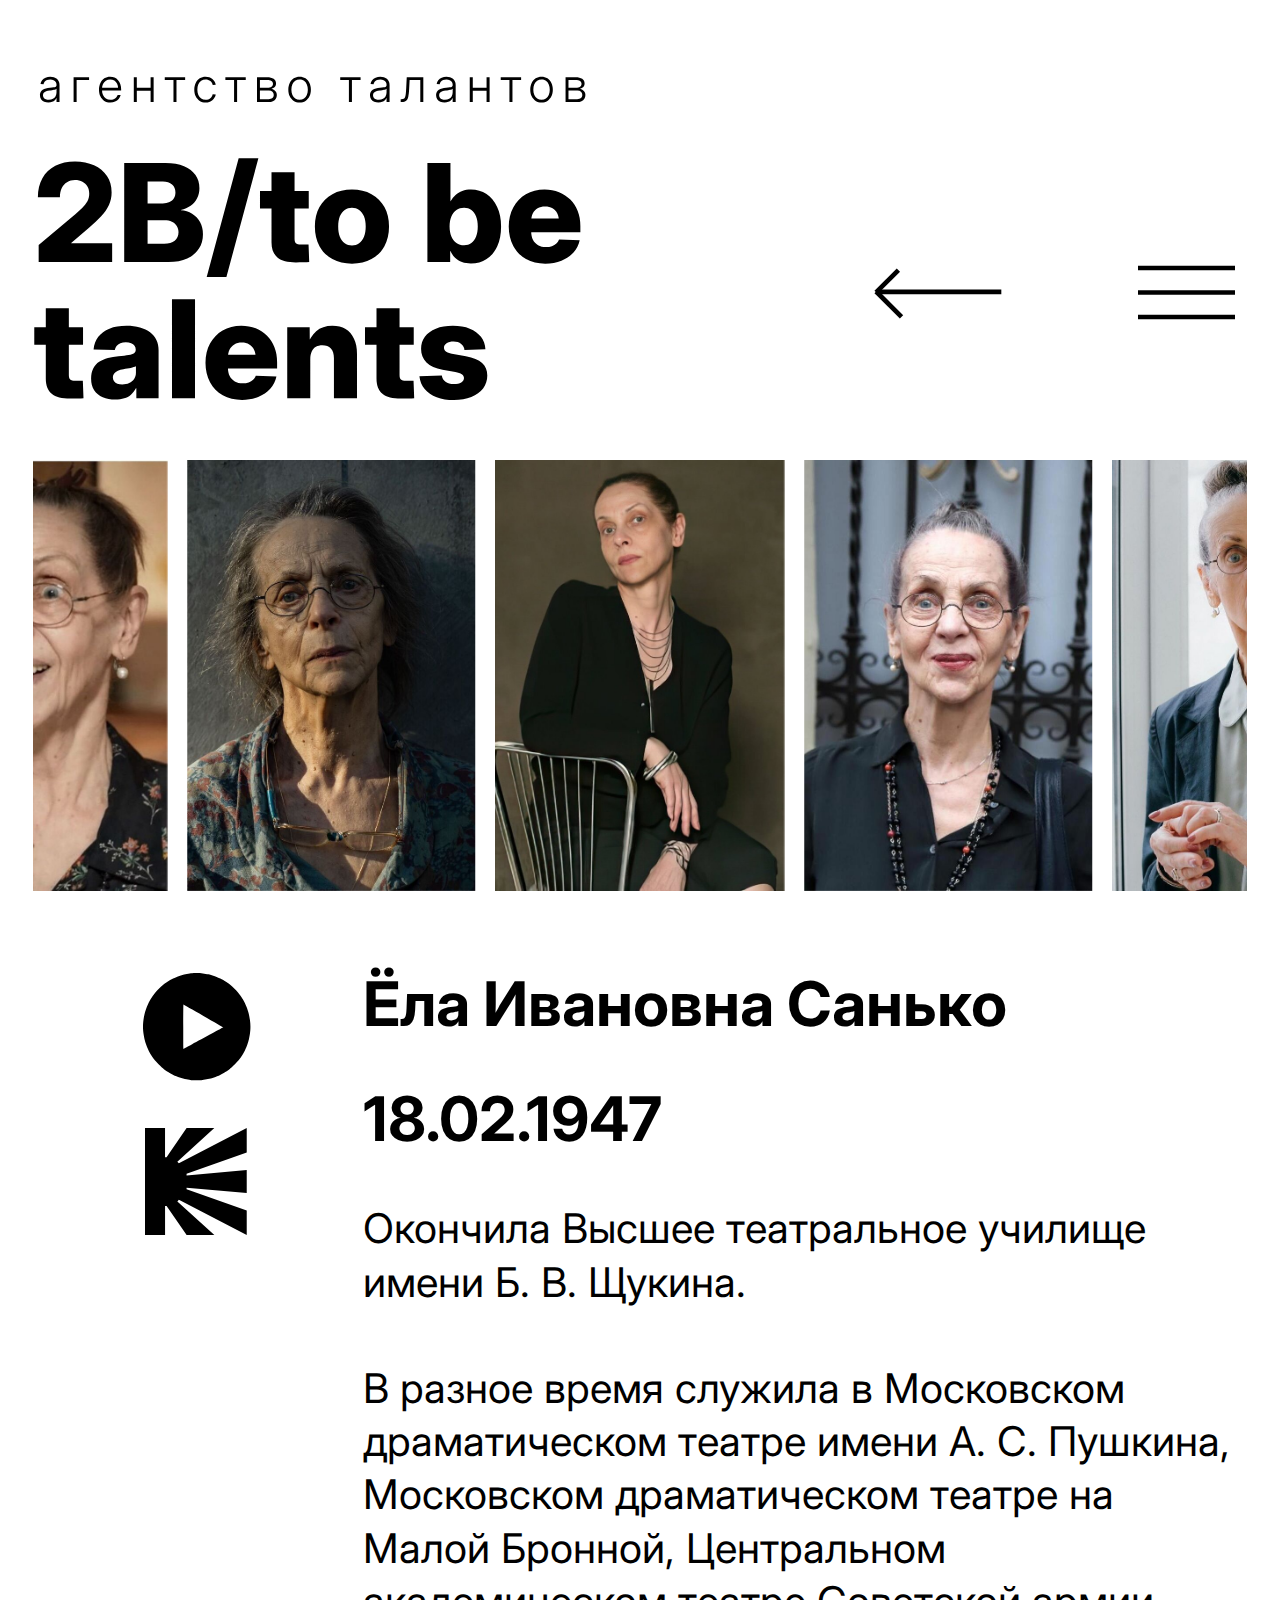
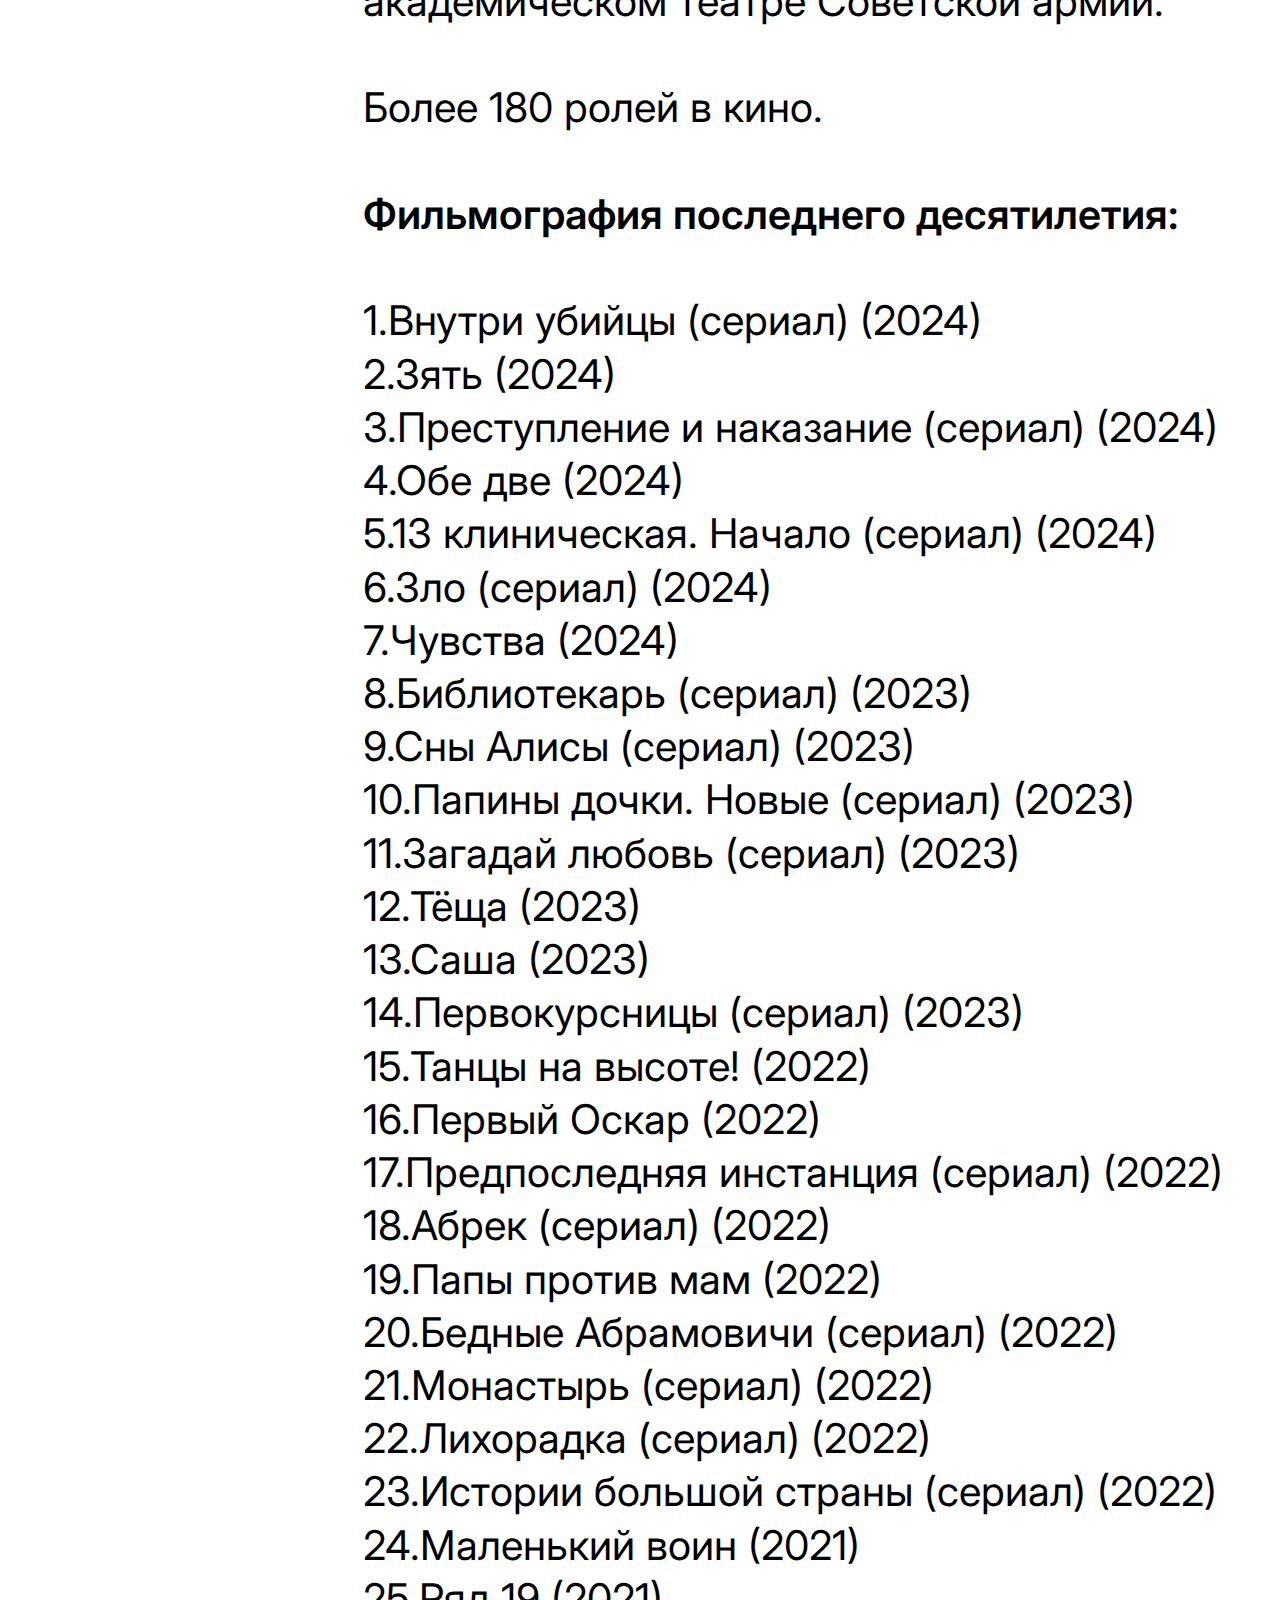
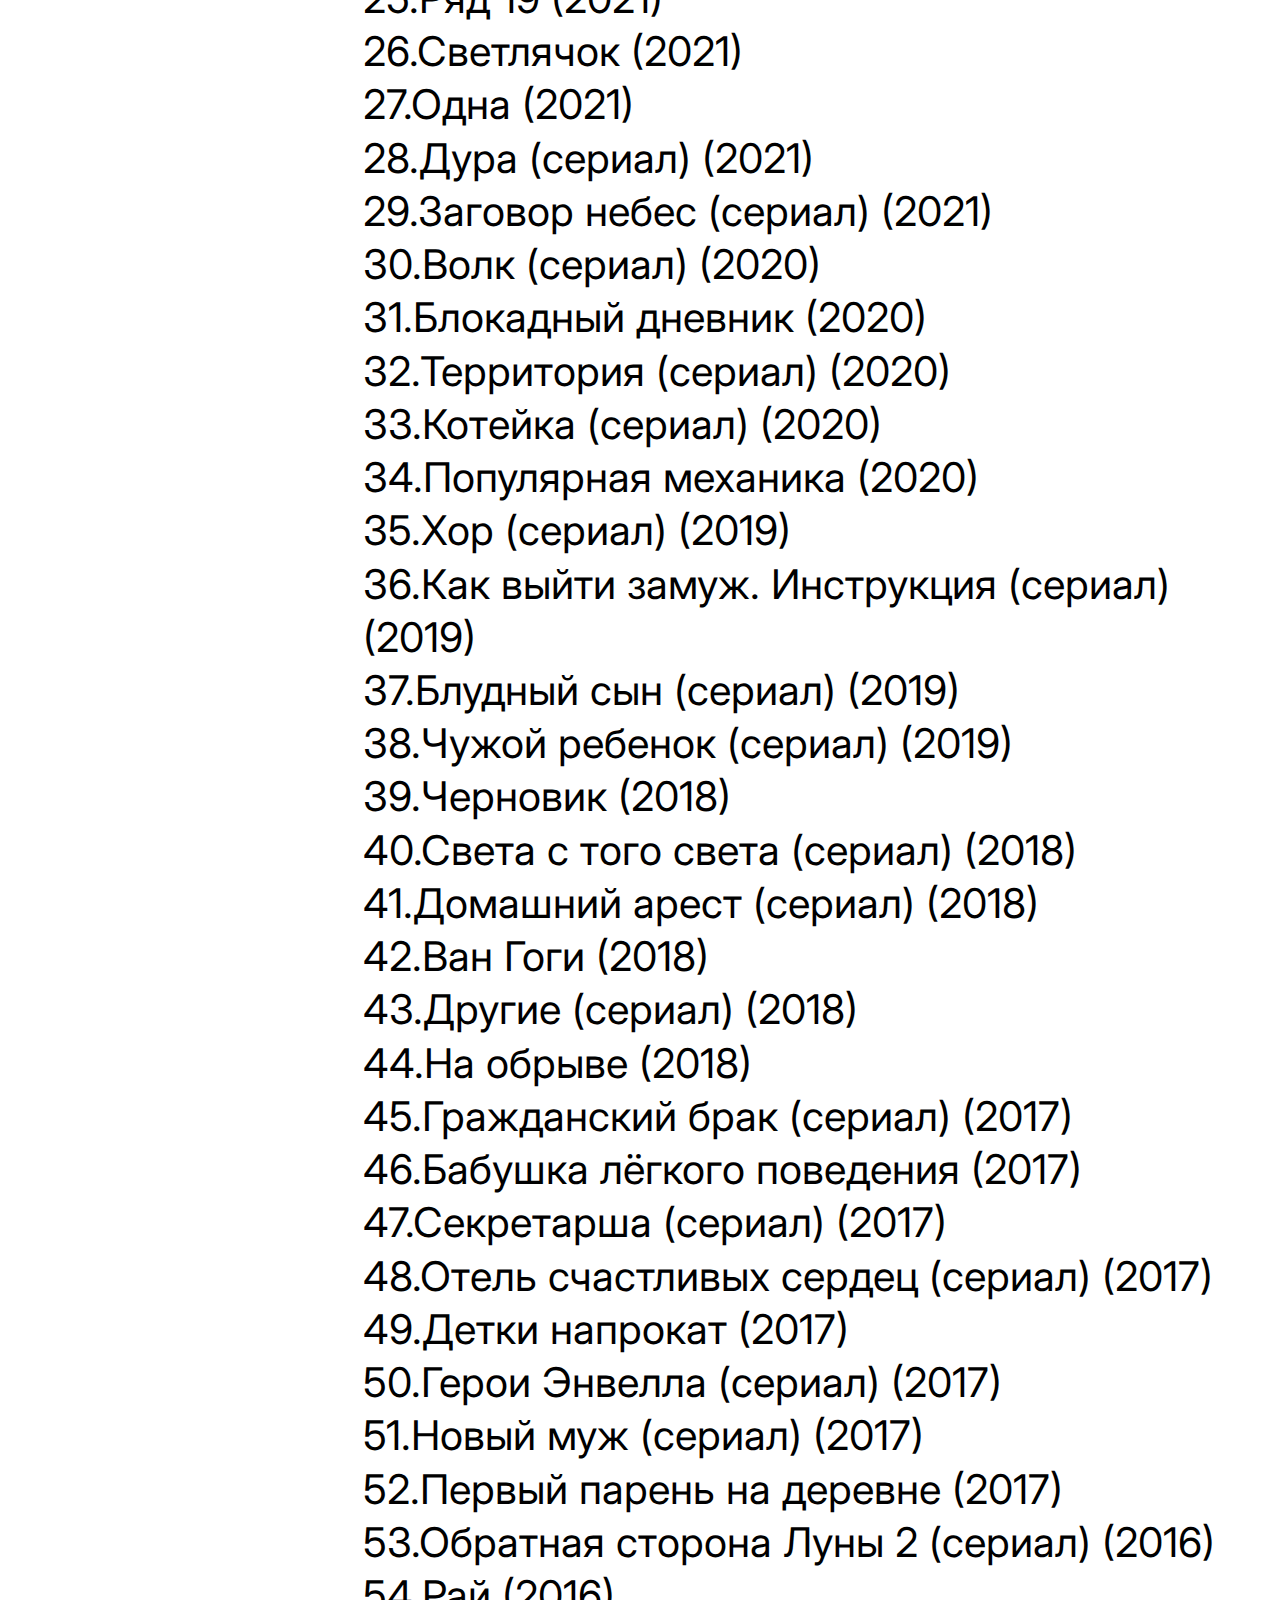
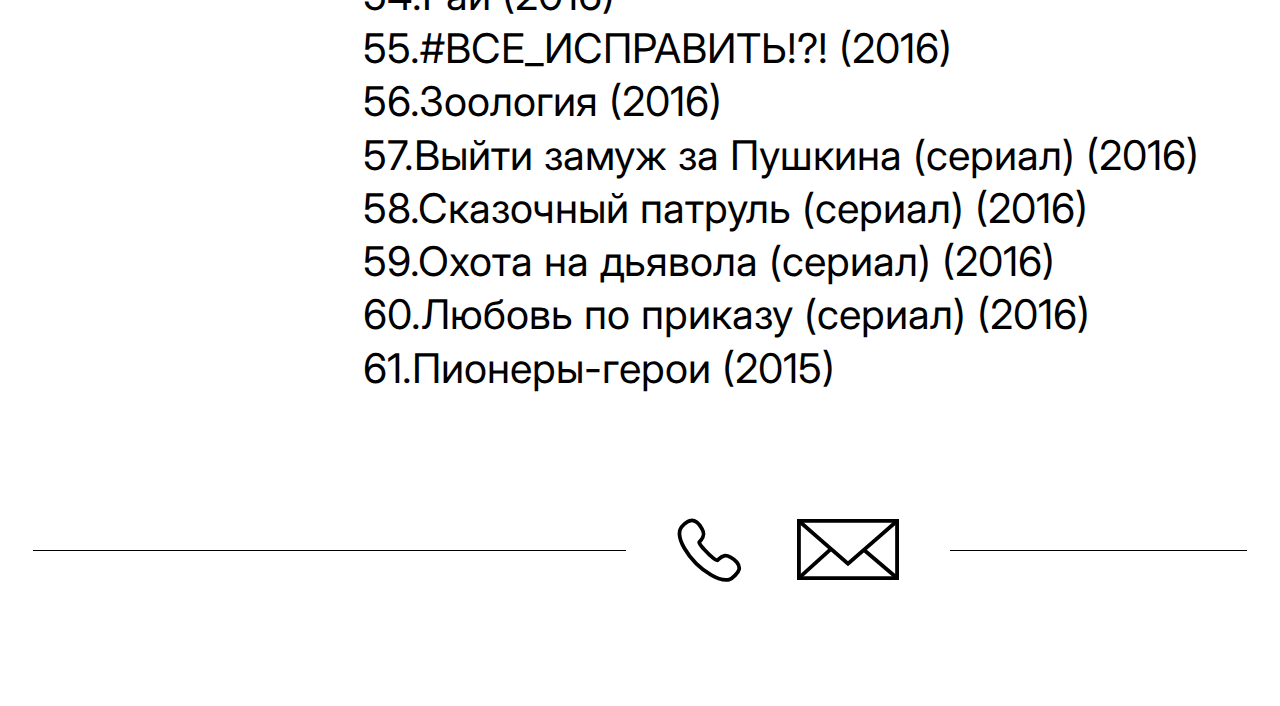
<file: content/7.html>
<!doctype html>
<html lang=ru>
  <head>
    <link rel="icon" href="./favicon.ico">
    <meta charset="UTF-8">
    <meta name="viewport" content="width=device-width, initial-scale=1.0">
    <title>2BTalents</title>
    <link href="/css/reset.css" rel="stylesheet">
    <link href="/css/style.css" rel="stylesheet">
    <link href="/css/logo.css" rel="stylesheet">
    <link href="/css/burger.css" rel="stylesheet">
    <link href="/css/header.css" rel="stylesheet">
    <link href="/css/phone.css" rel="stylesheet">
    <link href="/css/mail.css" rel="stylesheet">
    <link href="/css/video.css" rel="stylesheet">
    <link href="/css/kinopoisk.css" rel="stylesheet">
    <link href="/css/info.css" rel="stylesheet">
    <link href="/css/footer.css" rel="stylesheet">
    <link href="/css/footer-menu-item.css" rel="stylesheet">
    <link href="/css/person-image.css" rel="stylesheet">
    <link href="/css/person.css" rel="stylesheet">
    <link href="/css/person-image.css" rel="stylesheet">
    <link href="/css/person-title.css" rel="stylesheet">
    <link href="/css/menu-item.css" rel="stylesheet">
    <link rel="stylesheet"href="https://cdn.jsdelivr.net/npm/swiper@11/swiper-bundle.min.css"/>
  </head>
  <body>
    <div class="page-content">
      <div class="header">
        <header>
          <div class="logo-wrapper">
            <a class="logo-link" href="/"><div class="logo"></div></a>
            <a href="../index.html" class="backbtn-link"><div class="backbtn"></div></a>
          </div>
          <div class="burger burger-position burger-menu-button" data-parent="page-content" data-css-class="main-menu-expanded"></div>
        </header>
      </div>
      <div class="content content-main-menu">
        <div class="menu-items noselect">
          <div class="menu-item">
            <a href="/">Главная</a>
          </div>
          <div class="menu-item">
            <a href="/about.html">О нас</a>
          </div>
          <div class="menu-item">
            <a href="/2talents.html">Талантам</a>
          </div>
        </div>
        <div class="menu-icons">
            <div class="footer-menu-contacts">
              <a href="tel:+79164606622"><div class="phone"></div></a>
              <a href="mailto:t@2talents.ru"><div class="mail"></div></a>
            </div>
        </div>
      </div>
      <div class="content">
        <div class="content-spacing person"></div>
        <div class="person-details--gallery">
          <div class="swiper">
            <div class="swiper-wrapper">
              <div class="swiper-slide"><img src="/img/img7.1.jpg" /></div>
              <div class="swiper-slide"><img src="/img/img7.2.jpg" /></div>
              <div class="swiper-slide"><img src="/img/img7.3.jpg" /></div>
              <div class="swiper-slide"><img src="/img/img7.4.jpg" /></div>
              <div class="swiper-slide"><img src="/img/img7.5.jpg" /></div>
              <div class="swiper-slide"><img src="/img/img7.6.jpg" /></div>
              <div class="swiper-slide"><img src="/img/img7.7.jpg" /></div>
              <div class="swiper-slide"><img src="/img/img7.8.jpg" /></div>
            </div>
          </div>
        </div>
        <div class="person-details">
          <div class="person-details--left">
            <div class="person-details--icons">
              <a href="#"><div class="video"></div></a>
	      <a target="_blank" href="https://www.kinopoisk.ru/name/1719711/"><div class="kinopoisk"></div></a>
            </div>
          </div>
	  <div class="person-details--text">
	    <div class="person-details--main">
	      <h2 class="person-details--title">Ёла Ивановна Санько</h2>
	      <p><br /></p>
	      <div class="person-details--title">18.02.1947</div>
	      <p><br /></p>
	      <p>Окончила Высшее театральное училище имени Б. В. Щукина.</p>
        <p><br /></p>
        <p>В разное время служила в Московском драматическом театре имени
          А. С. Пушкина, Московском драматическом театре на Малой Бронной,
          Центральном академическом театре Советской армии.</p>
        <p><br /></p>
        <p>Более 180 ролей в кино.</p>
	      <p><br /></p>
	    </div>
	    <div class="person-details-jobs">
	      <div class="person-details-jobs--item">
          <p><span>Фильмография последнего десятилетия:</span></p>
          <p><br /></p>
          <p>1.Внутри убийцы (сериал) (2024)
          <p>2.Зять (2024)
          <p>3.Преступление и наказание (сериал) (2024)
          <p>4.Обе две (2024)
          <p>5.13 клиническая. Начало (сериал) (2024)
          <p>6.Зло (сериал) (2024)
          <p>7.Чувства (2024)
          <p>8.Библиотекарь (сериал) (2023)
          <p>9.Сны Алисы (сериал) (2023)
          <p>10.Папины дочки. Новые (сериал) (2023)
          <p>11.Загадай любовь (сериал) (2023)
          <p>12.Тёща (2023)
          <p>13.Саша (2023)
          <p>14.Первокурсницы (сериал) (2023)
          <p>15.Танцы на высоте! (2022)
          <p>16.Первый Оскар (2022)
          <p>17.Предпоследняя инстанция (сериал) (2022)
          <p>18.Абрек (сериал) (2022)
          <p>19.Папы против мам (2022)
          <p>20.Бедные Абрамовичи (сериал) (2022)
          <p>21.Монастырь (сериал) (2022)
          <p>22.Лихорадка (сериал) (2022)
          <p>23.Истории большой страны (сериал) (2022)
          <p>24.Маленький воин (2021)
          <p>25.Ряд 19 (2021)
          <p>26.Светлячок (2021)
          <p>27.Одна (2021)
          <p>28.Дура (сериал) (2021)
          <p>29.Заговор небес (сериал) (2021)
          <p>30.Волк (сериал) (2020)
          <p>31.Блокадный дневник (2020)
          <p>32.Территория (сериал) (2020)
          <p>33.Котейка (сериал) (2020)
          <p>34.Популярная механика (2020)
          <p>35.Хор (сериал) (2019)
          <p>36.Как выйти замуж. Инструкция (сериал) (2019)
          <p>37.Блудный сын (сериал) (2019)
          <p>38.Чужой ребенок (сериал) (2019)
          <p>39.Черновик (2018)
          <p>40.Света с того света (сериал) (2018)
          <p>41.Домашний арест (сериал) (2018)
          <p>42.Ван Гоги (2018)
          <p>43.Другие (сериал) (2018)
          <p>44.На обрыве (2018)
          <p>45.Гражданский брак (сериал) (2017)
          <p>46.Бабушка лёгкого поведения (2017)
          <p>47.Секретарша (сериал) (2017)
          <p>48.Отель счастливых сердец (сериал) (2017)
          <p>49.Детки напрокат (2017)
          <p>50.Герои Энвелла (сериал) (2017)
          <p>51.Новый муж (сериал) (2017)
          <p>52.Первый парень на деревне (2017)
          <p>53.Обратная сторона Луны 2 (сериал) (2016)
          <p>54.Рай (2016)
          <p>55.#ВСЕ_ИСПРАВИТЬ!?! (2016)
          <p>56.Зоология (2016)
          <p>57.Выйти замуж за Пушкина (сериал) (2016)
          <p>58.Сказочный патруль (сериал) (2016)
          <p>59.Охота на дьявола (сериал) (2016)
          <p>60.Любовь по приказу (сериал) (2016)
          <p>61.Пионеры-герои (2015)
	      </div>
	    </div>
	  </div>
	</div>
      </div>
      <div class="footer mt-7915">
        <footer>
          <div class="footer-left">
            <hr />
          </div>
          <div class="footer-right">
            <div class="footer-menu ls-25">
              <div class="footer-menu-item">
                <a href="/">главная</a>
              </div>
              <div class="footer-menu-item--skip">
                •
              </div>
              <div class="footer-menu-item">
                <a href="/about.html">о нас</a>
              </div>
              <div class="footer-menu-item--skip">
                •
              </div>
              <div class="footer-menu-item">
                <a href="/2talents.html">талантам</a>
              </div>
            </div>
            <div class="footer-menu-contacts">
              <a href="tel:+79164606622"><div class="phone"></div></a>
              <a href="mailto:t@2btalents.ru"><div class="mail"></div></a>
            </div>
          </div>
        </footer>
      </div>
    </div>
    <script src="https://cdn.jsdelivr.net/npm/swiper@11/swiper-bundle.min.js"></script>
    <script type="text/javascript" src="/js/main.js"></script>
    <script>
      document.addEventListener('DOMContentLoaded', function() {
        new Swiper('.swiper2', {
          direction: 'horizontal',
          centeredSlides: true,
          initialSlide: 1,
          slidesPerView: 4,
          slidesOffsetBefore: 180,  
          spaceBetween: 20,
          loop: true,
          breakpoints: {
            1366: { slidesPerView: 4, spaceBetween: 20 },
            750: { slidesPerView: 4, spaceBetween: 20 },
            0: { slidesPerView: 2, spaceBetween: 20 }
          }
        });
      });
    </script>
     </body>
     </html>
</file>
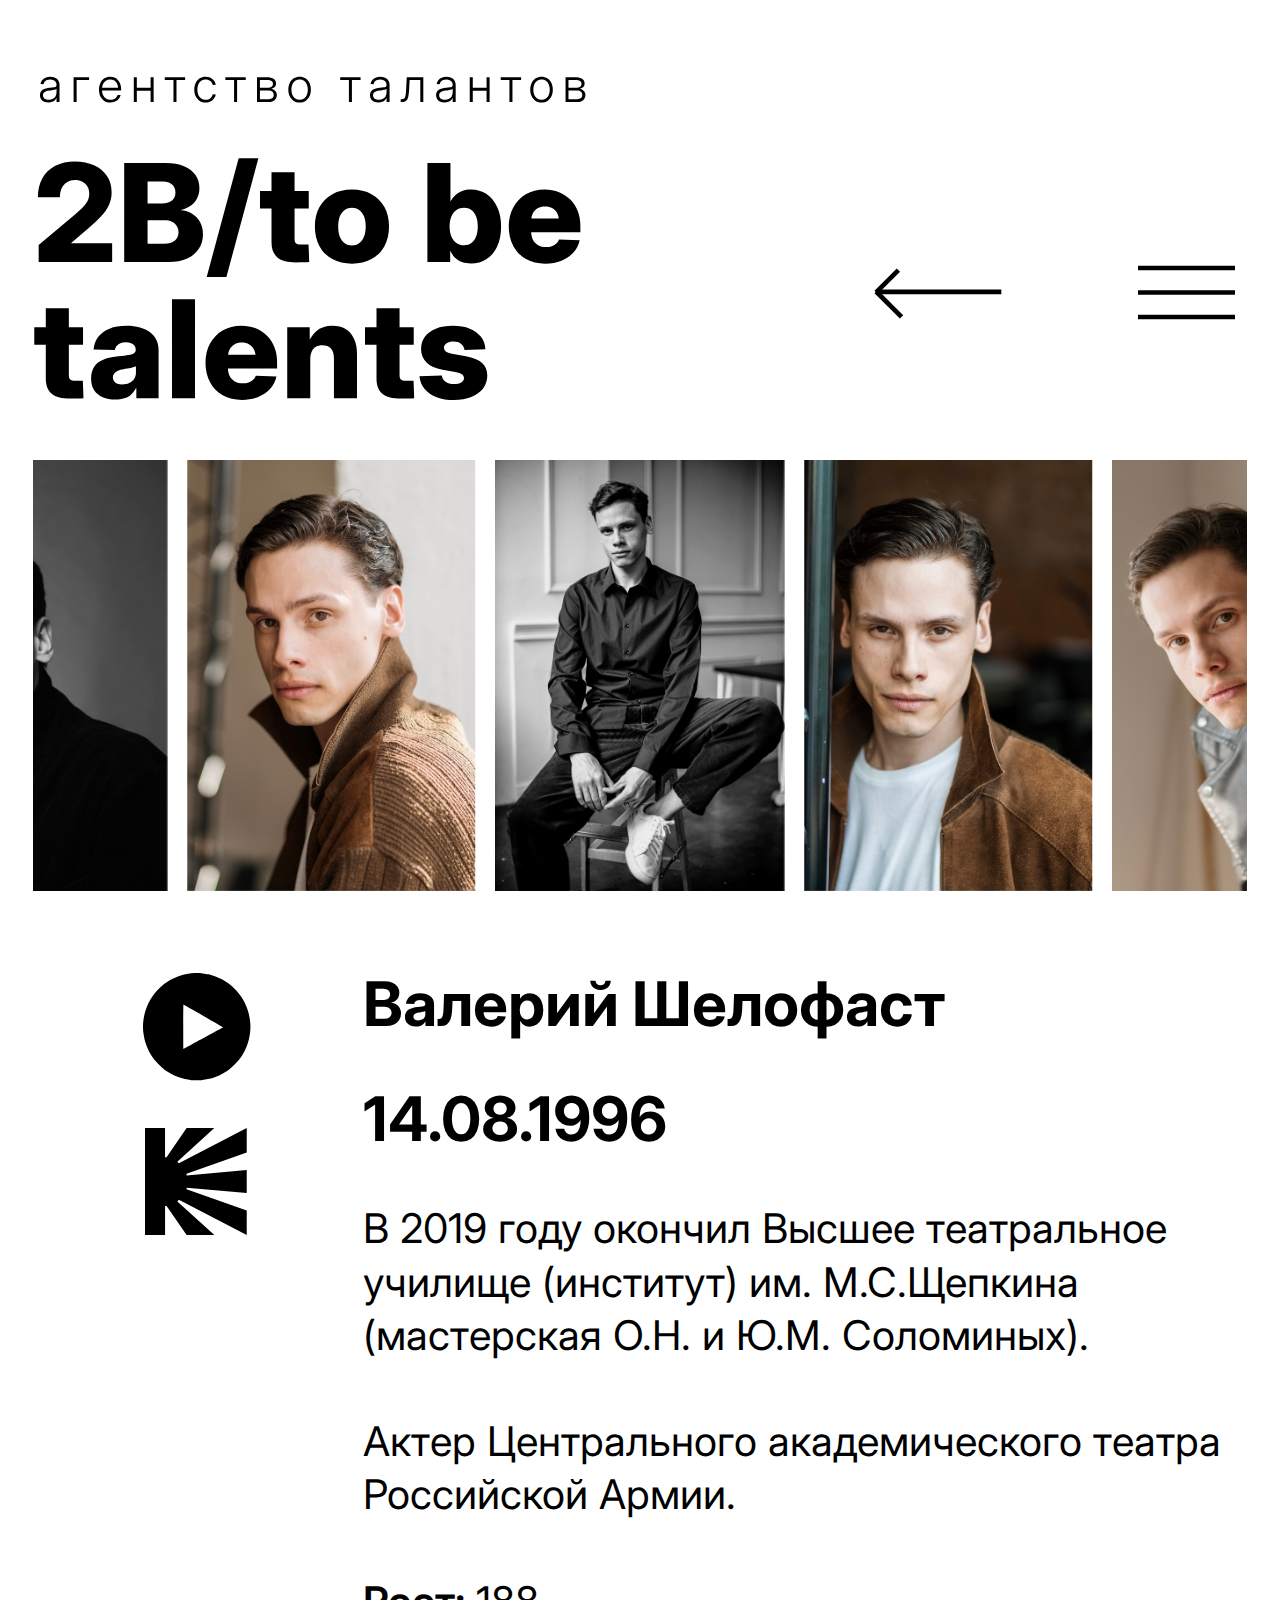
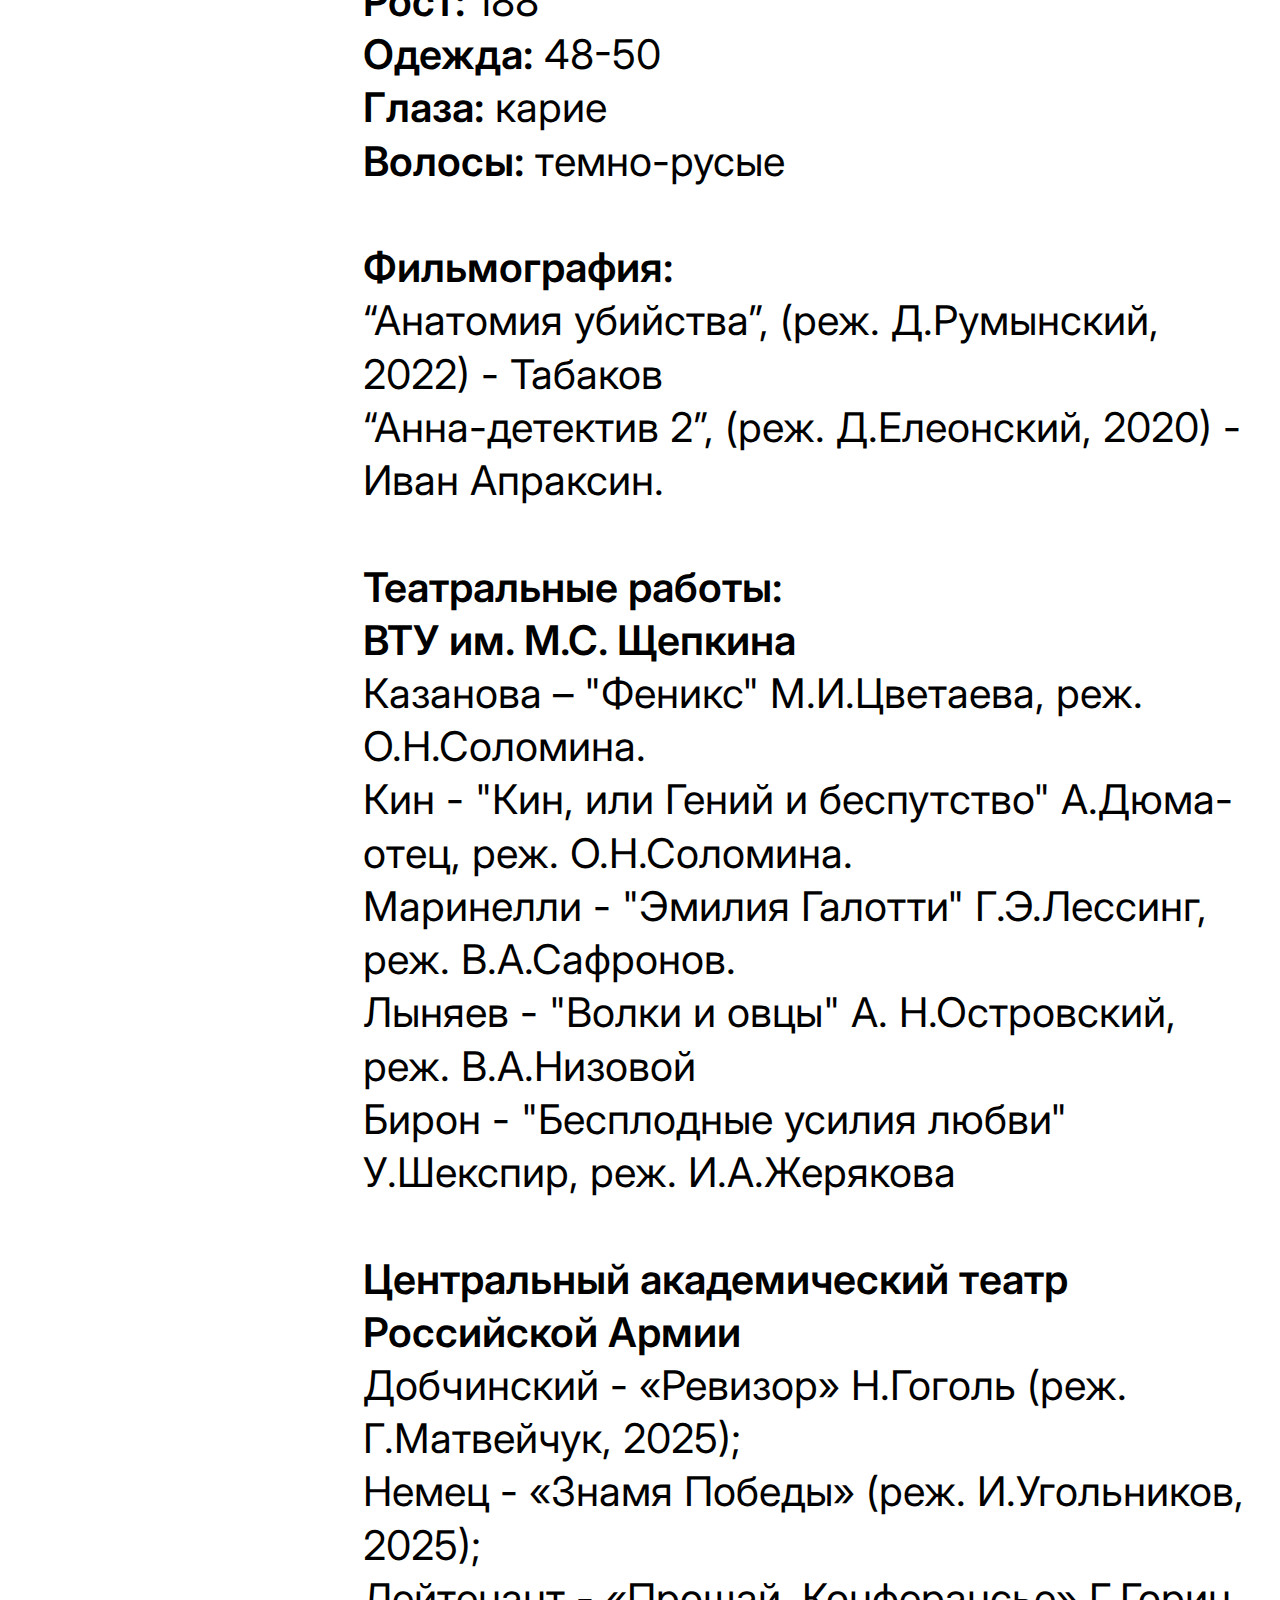
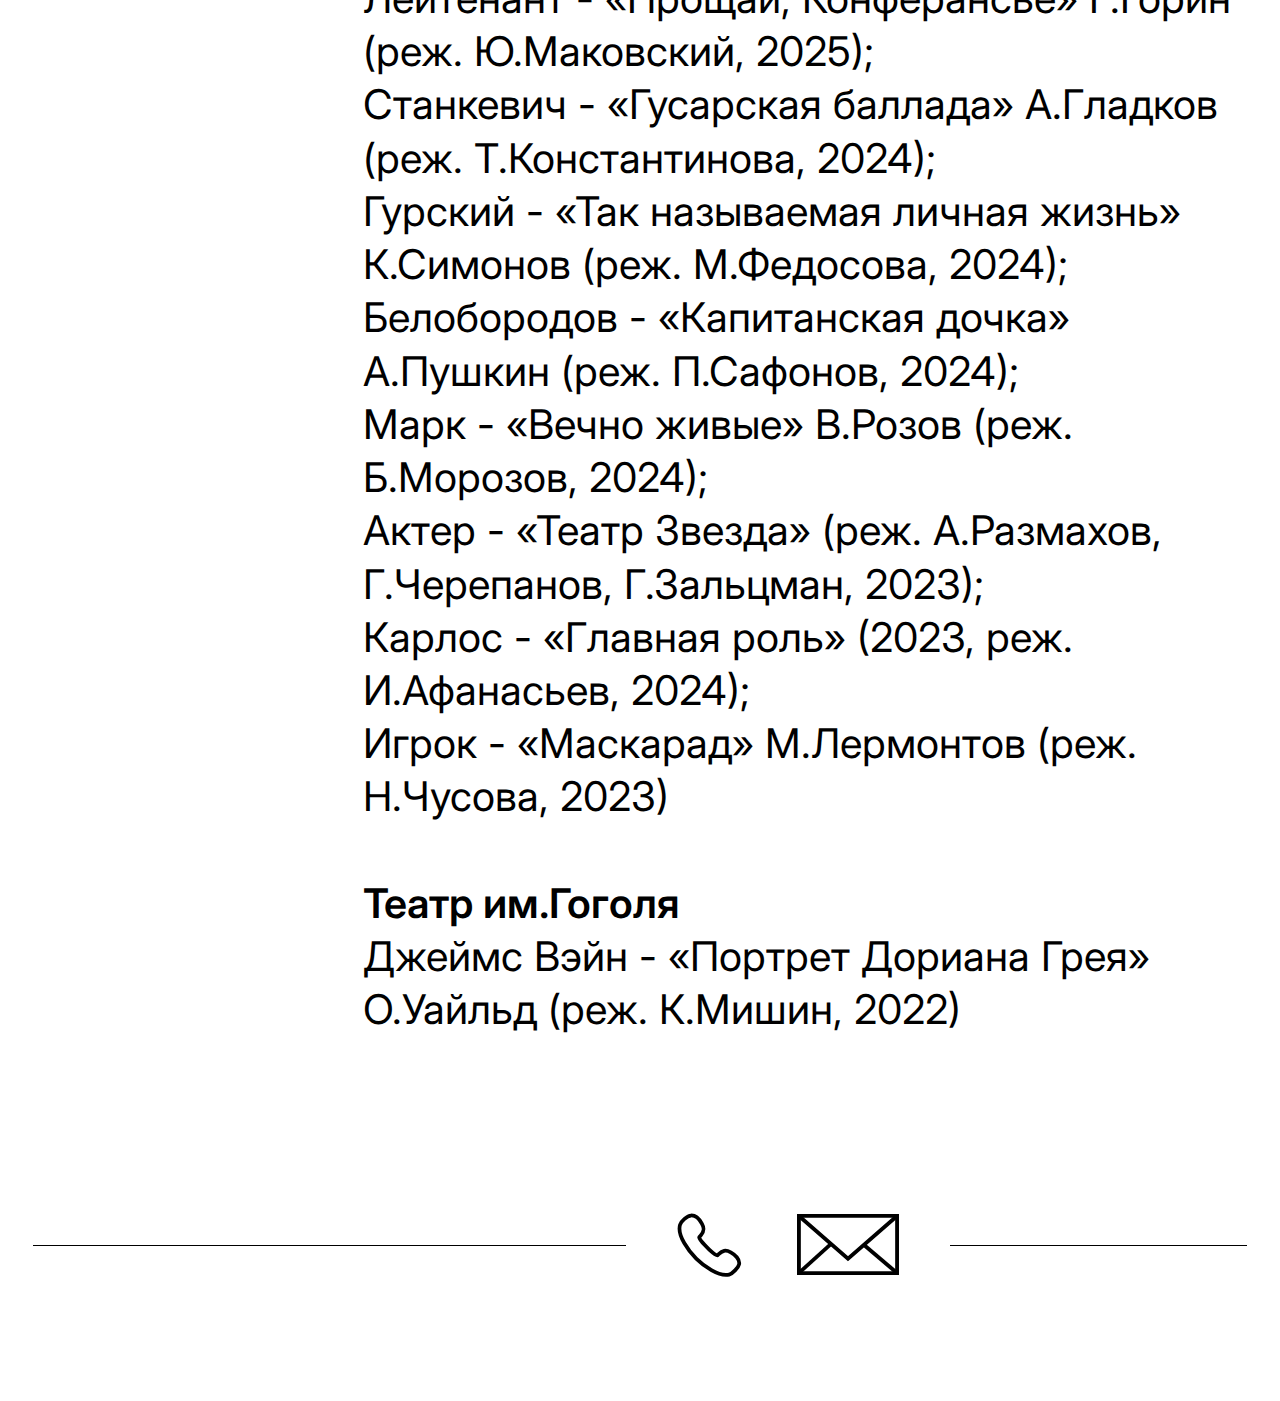
<file: content/8.html>
<!doctype html>
<html lang=ru>
  <head>
    <link rel="icon" href="/favicon.ico">
    <meta charset="UTF-8">
    <meta name="viewport" content="width=device-width, initial-scale=1.0">
    <title>2BTalents</title>
    <link href="/css/reset.css" rel="stylesheet">
    <link href="/css/style.css" rel="stylesheet">
    <link href="/css/logo.css" rel="stylesheet">
    <link href="/css/burger.css" rel="stylesheet">
    <link href="/css/header.css" rel="stylesheet">
    <link href="/css/phone.css" rel="stylesheet">
    <link href="/css/mail.css" rel="stylesheet">
    <link href="/css/video.css" rel="stylesheet">
    <link href="/css/kinopoisk.css" rel="stylesheet">
    <link href="/css/info.css" rel="stylesheet">
    <link href="/css/footer.css" rel="stylesheet">
    <link href="/css/footer-menu-item.css" rel="stylesheet">
    <link href="/css/person-image.css" rel="stylesheet">
    <link href="/css/person.css" rel="stylesheet">
    <link href="/css/person-image.css" rel="stylesheet">
    <link href="/css/person-title.css" rel="stylesheet">
    <link href="/css/menu-item.css" rel="stylesheet">
    <link rel="stylesheet"href="https://cdn.jsdelivr.net/npm/swiper@11/swiper-bundle.min.css"/>
  </head>
  <body>
    <div class="zoom-content zoom-hide"></div>
    <div class="zoom-stop zoom-hide"></div>
    <div class="page-content">
      <div class="header">
        <header>
          <div class="logo-wrapper">
            <a class="logo-link" href="/"><div class="logo"></div></a>
            <a href="../index.html" class="backbtn-link"><div class="backbtn"></div></a>
          </div>
          <div class="burger burger-position burger-menu-button" data-parent="page-content" data-css-class="main-menu-expanded"></div>
        </header>
      </div>
      <div class="content content-main-menu">
        <div class="menu-items noselect">
          <div class="menu-item">
            <a href="/">Главная</a>
          </div>
          <div class="menu-item">
            <a href="/about.html">О нас</a>
          </div>
          <div class="menu-item">
            <a href="/2talents.html">Талантам</a>
          </div>
        </div>
        <div class="menu-icons">
            <div class="footer-menu-contacts">
              <a href="tel:+79164606622"><div class="phone"></div></a>
              <a href="mailto:t@2talents.ru"><div class="mail"></div></a>
            </div>
        </div>
      </div>
      <div class="content">
        <div class="content-spacing person"></div>
        <div class="person-details--gallery">
          <div class="swiper">
            <div class="swiper-wrapper">
              <div class="swiper-slide">
                <div class="zoom-stop">
                  <div class="zoom-stop-icon zoom-hide"></div>
                </div>
                <img src="/img/img8.1.jpg" />
                <div class="zoom-start"></div>
              </div>
              <div class="swiper-slide">
                <div class="zoom-stop">
                  <div class="zoom-stop-icon zoom-hide"></div>
                </div>
                <img src="/img/img8.2.jpg" />
                <div class="zoom-start"></div>
              </div>
              <div class="swiper-slide">
                <div class="zoom-stop">
                  <div class="zoom-stop-icon zoom-hide"></div>
                </div>
                <img src="/img/img8.3.jpg" />
                <div class="zoom-start"></div>
              </div>
              <div class="swiper-slide">
                <div class="zoom-stop">
                  <div class="zoom-stop-icon zoom-hide"></div>
                </div>
                <img src="/img/img8.4.jpg" />
                <div class="zoom-start"></div>
              </div>
              <div class="swiper-slide">
                <div class="zoom-stop">
                  <div class="zoom-stop-icon zoom-hide"></div>
                </div>
                <img src="/img/img8.5.jpg" />
                <div class="zoom-start"></div>
              </div>
              <div class="swiper-slide">
                <div class="zoom-stop">
                  <div class="zoom-stop-icon zoom-hide"></div>
                </div>
                <img src="/img/img8.6.jpg" />
                <div class="zoom-start"></div>
              </div>
            </div>
          </div>
        </div>
        <div class="person-details">
          <div class="person-details--left">
            <div class="person-details--icons">
              <a href="#"><div class="video"></div></a>
	      <a target="_blank" href="https://www.kinopoisk.ru/name/6329068/"><div class="kinopoisk"></div></a>
            </div>
          </div>
	  <div class="person-details--text">
	    <div class="person-details--main">
	      <h2 class="person-details--title">Валерий Шелофаст</h2>
	      <p><br /></p>
	      <div class="person-details--title">14.08.1996</div>
	      <p><br /></p>
	      <p>В 2019 году окончил Высшее театральное училище (институт) им.
          М.С.Щепкина (мастерская О.Н. и Ю.М. Соломиных).</p>
        <p><br /></p>
        <p>Актер Центрального академического театра Российской Армии.</p>
        <p><br /></p>
        <p><span>Рост:</span> 188</p>
        <p><span>Одежда:</span> 48-50</p>
        <p><span>Глаза:</span> карие</p>
        <p><span>Волосы:</span> темно-русые</p>
	      <p><br /></p>
	    </div>
	    <div class="person-details-jobs">
	      <div class="person-details-jobs--item">
          <p><span>Фильмография:</span></p>
          <p>“Анатомия убийства”, (реж. Д.Румынский, 2022) - Табаков
          <p>“Анна-детектив 2”,  (реж. Д.Елеонский, 2020) - Иван Апраксин.
          <p><br /></p>
	      </div>
	      <div class="person-details-jobs--item">
          <p><span>Театральные работы:</span></p>
          <p><span>ВТУ им. М.С. Щепкина</span></p>
          <p>Казанова –  "Феникс" М.И.Цветаева,  реж. О.Н.Соломина.
          <p>Кин - "Кин, или Гений и беспутство" А.Дюма-отец, реж. О.Н.Соломина.
          <p>Маринелли - "Эмилия Галотти" Г.Э.Лессинг, реж. В.А.Сафронов.
          <p>Лыняев - "Волки и овцы" А. Н.Островский, реж. В.А.Низовой
          <p>Бирон -  "Бесплодные усилия любви" У.Шекспир, реж. И.А.Жерякова
          <p><br /></p>
	      </div>
	      <div class="person-details-jobs--item">
          <p><span>Центральный академический театр Российской Армии</span></p>
          <p>Добчинский - «Ревизор» Н.Гоголь (реж. Г.Матвейчук, 2025);
          <p>Немец - «Знамя Победы» (реж. И.Угольников, 2025);
          <p>Лейтенант - «Прощай, Конферансье» Г.Горин (реж. Ю.Маковский, 2025);
          <p>Станкевич - «Гусарская баллада» А.Гладков (реж. Т.Константинова, 2024);
          <p>Гурский - «Так называемая личная жизнь» К.Симонов (реж. М.Федосова, 2024);
          <p>Белобородов - «Капитанская дочка» А.Пушкин (реж. П.Сафонов, 2024);
          <p>Марк - «Вечно живые» В.Розов (реж. Б.Морозов, 2024);
          <p>Актер - «Театр Звезда» (реж. А.Размахов, Г.Черепанов, Г.Зальцман, 2023);
          <p>Карлос - «Главная роль» (2023, реж. И.Афанасьев, 2024);
          <p>Игрок - «Маскарад» М.Лермонтов (реж. Н.Чусова, 2023)
          <p><br /></p>
	      </div>
	      <div class="person-details-jobs--item">
          <p><span>Театр им.Гоголя</span></p>
          <p>Джеймс Вэйн - «Портрет Дориана Грея» О.Уайльд (реж. К.Мишин, 2022)
          <p><br /></p>
	      </div>
	    </div>
	  </div>
	</div>
      </div>
      <div class="footer mt-7915">
        <footer>
          <div class="footer-left">
            <hr />
          </div>
          <div class="footer-right">
            <div class="footer-menu ls-25">
              <div class="footer-menu-item">
                <a href="/">главная</a>
              </div>
              <div class="footer-menu-item--skip">
                •
              </div>
              <div class="footer-menu-item">
                <a href="/about.html">о нас</a>
              </div>
              <div class="footer-menu-item--skip">
                •
              </div>
              <div class="footer-menu-item">
                <a href="/2talents.html">талантам</a>
              </div>
            </div>
            <div class="footer-menu-contacts">
              <a href="tel:+79164606622"><div class="phone"></div></a>
              <a href="mailto:t@2btalents.ru"><div class="mail"></div></a>
            </div>
          </div>
        </footer>
      </div>
    </div>
    <script src="https://cdn.jsdelivr.net/npm/swiper@11/swiper-bundle.min.js"></script>
    <script type="text/javascript" src="/js/main.js"></script>
    <script>
      document.addEventListener('DOMContentLoaded', function() {
        new Swiper('.swiper2', {
          direction: 'horizontal',
          centeredSlides: true,
          initialSlide: 1,
          slidesPerView: 4,
          slidesOffsetBefore: 180,  
          spaceBetween: 20,
          loop: true,
          breakpoints: {
            1366: { slidesPerView: 4, spaceBetween: 20 },
            750: { slidesPerView: 4, spaceBetween: 20 },
            0: { slidesPerView: 2, spaceBetween: 20 }
          }
        });
      });
    </script>
     </body>
     </html>
</file>
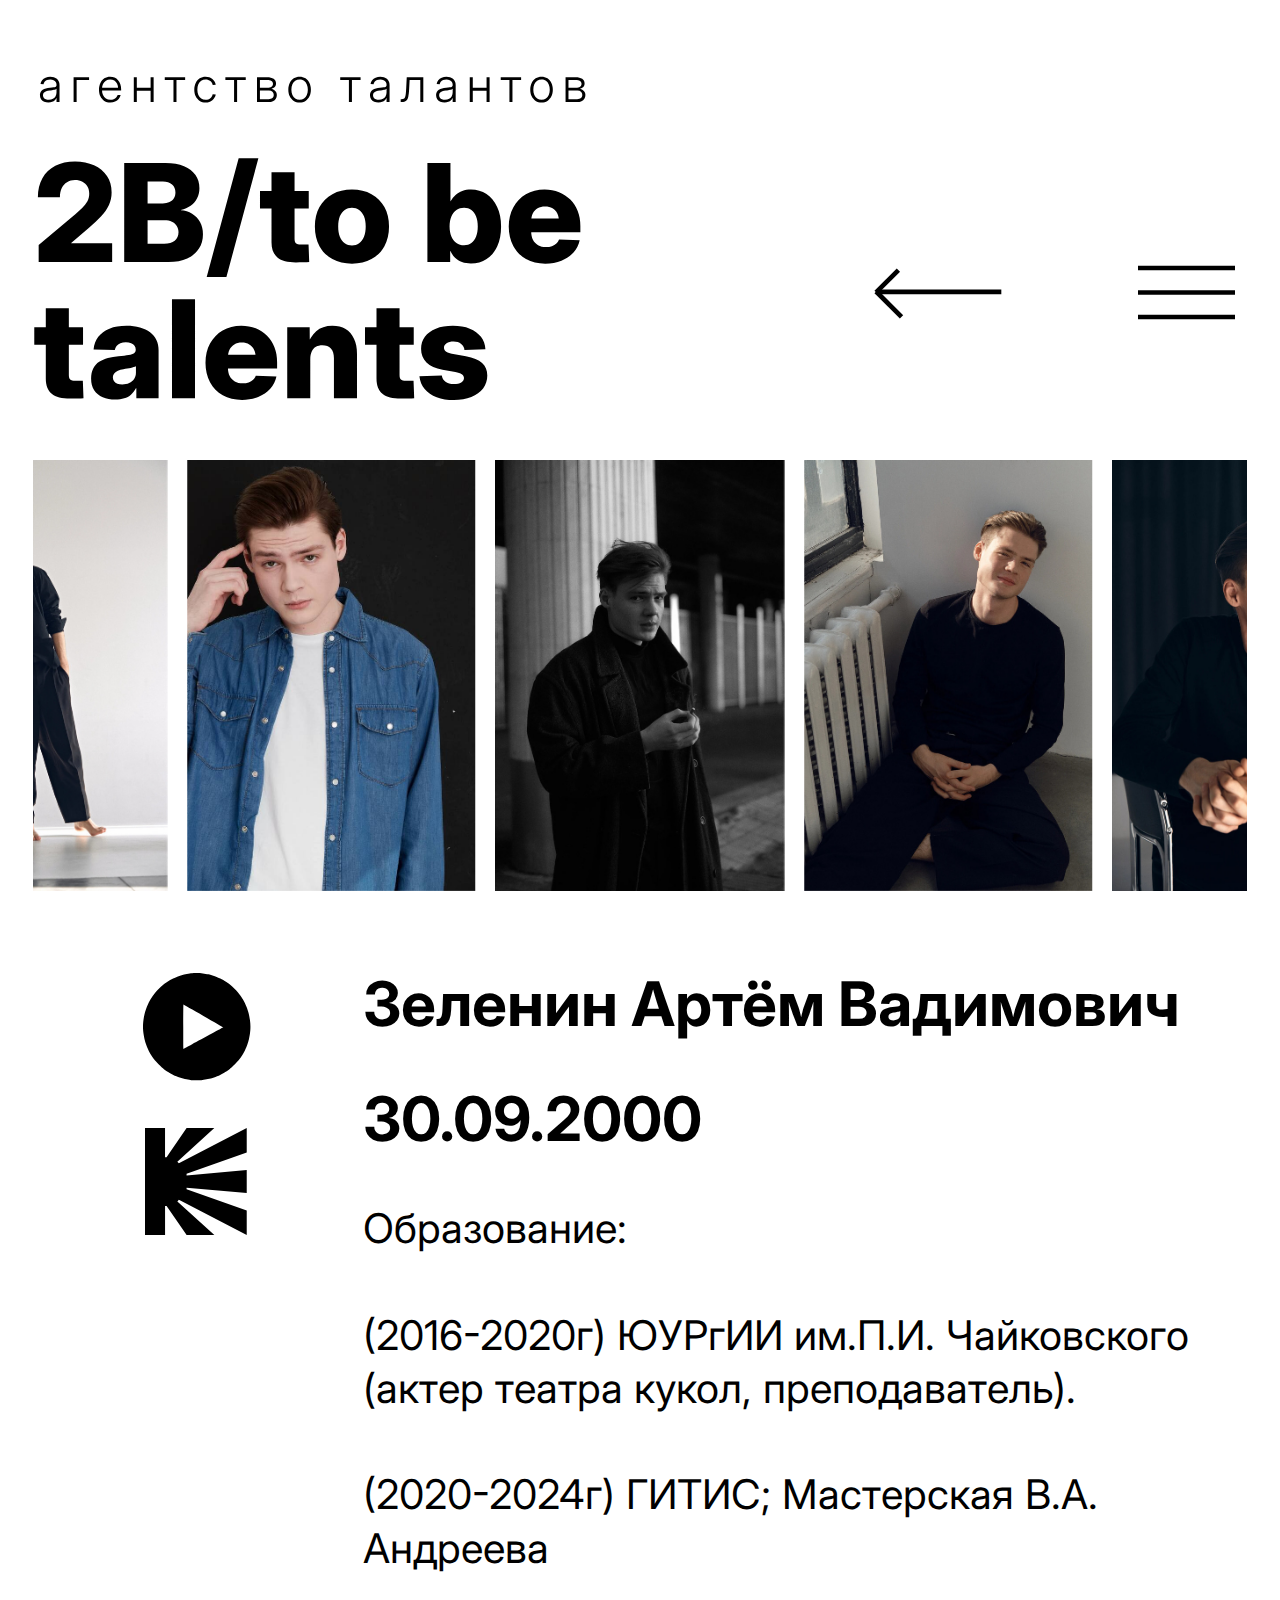
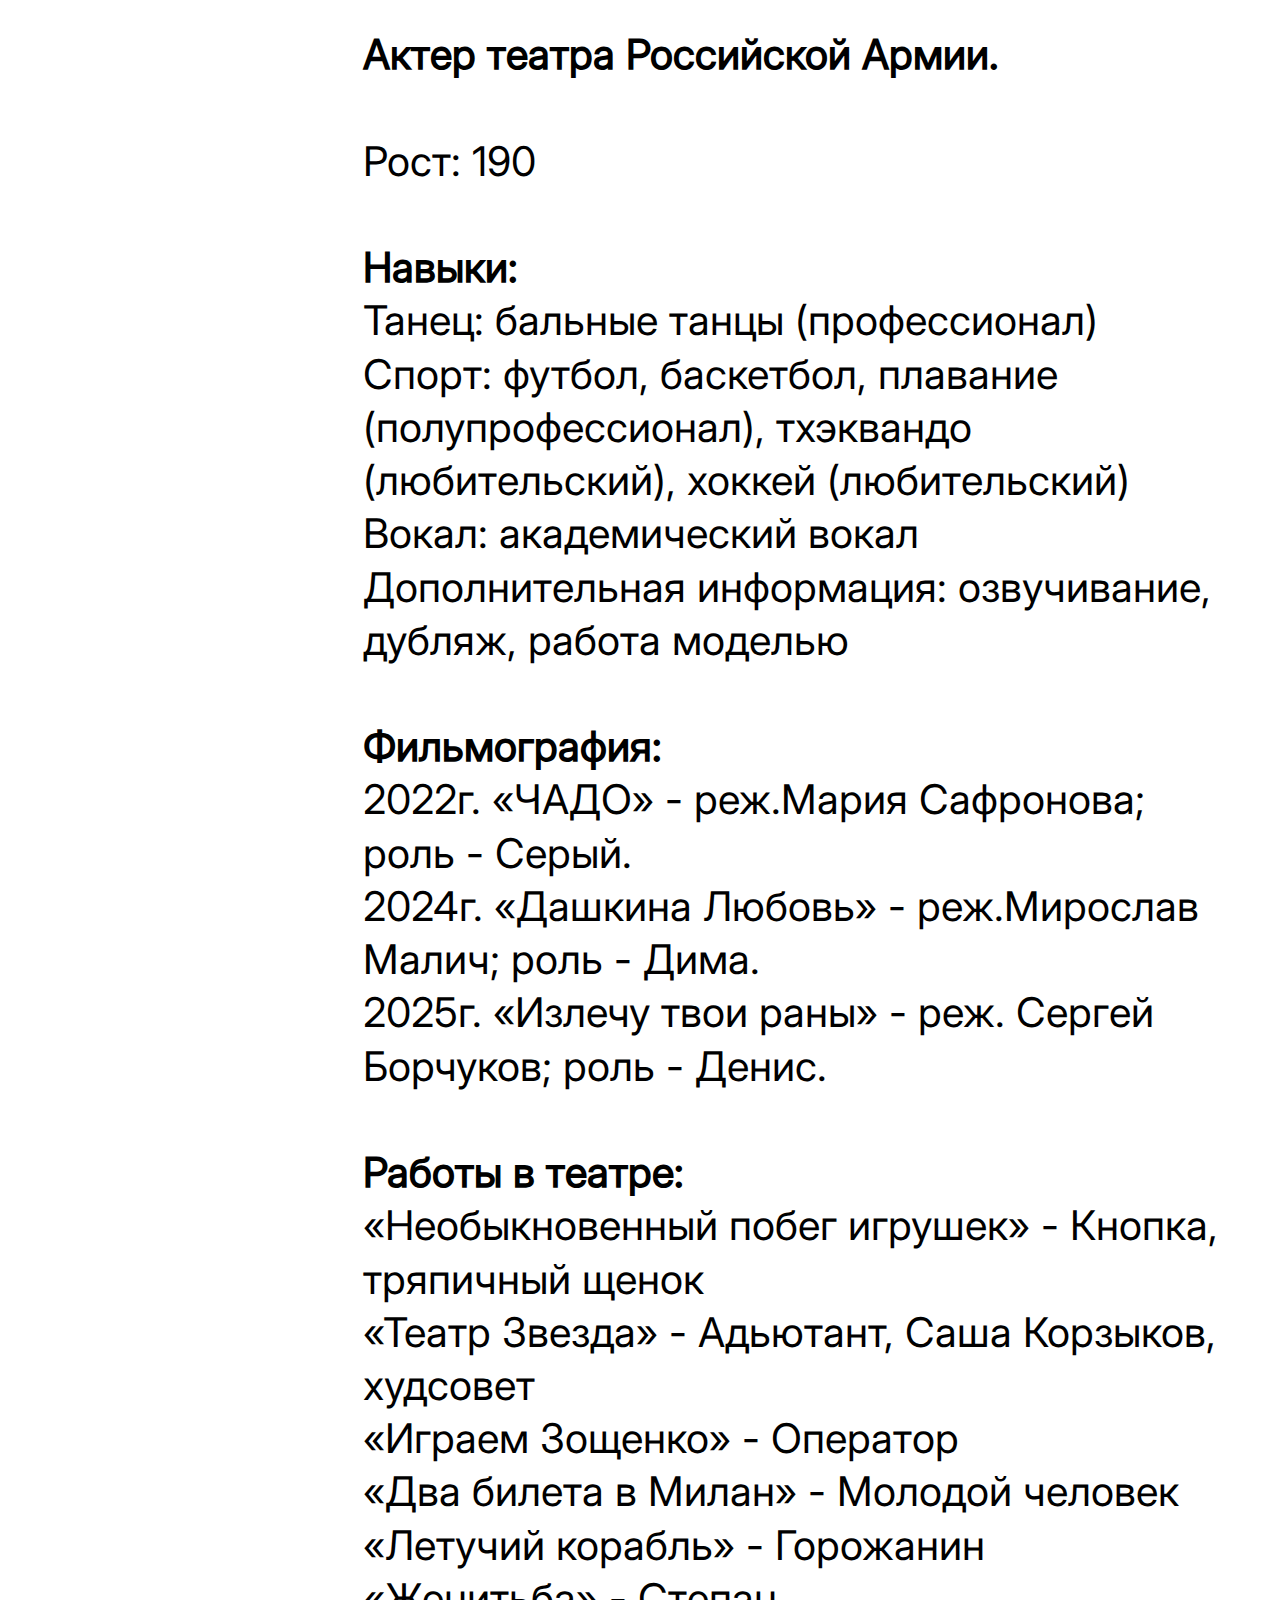
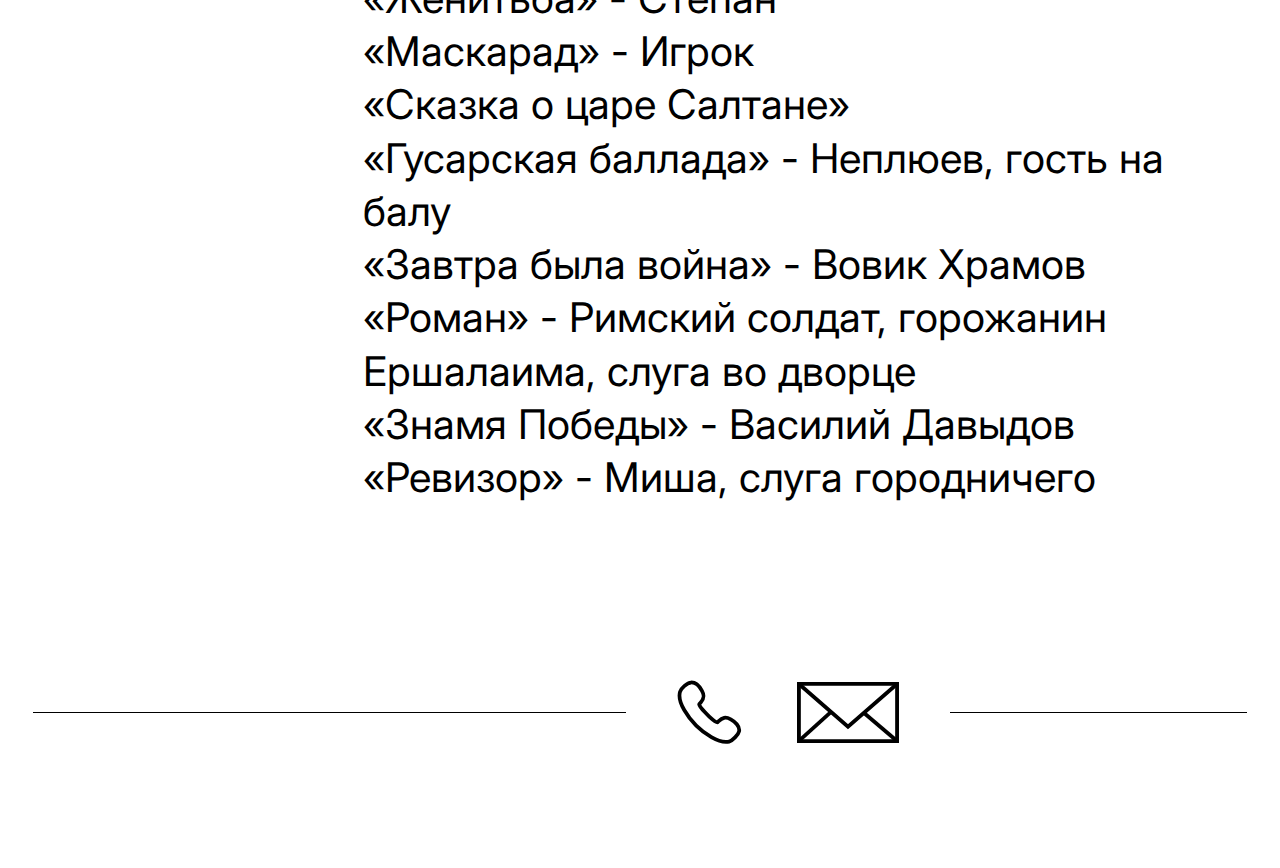
<file: content/9.html>
<!doctype html>
<html lang=ru>
  <head>
    <link rel="icon" href="./favicon.ico">
    <meta charset="UTF-8">
    <meta name="viewport" content="width=device-width, initial-scale=1.0">
    <title>2BTalents</title>
    <link href="/css/reset.css" rel="stylesheet">
    <link href="/css/style.css" rel="stylesheet">
    <link href="/css/logo.css" rel="stylesheet">
    <link href="/css/burger.css" rel="stylesheet">
    <link href="/css/header.css" rel="stylesheet">
    <link href="/css/phone.css" rel="stylesheet">
    <link href="/css/mail.css" rel="stylesheet">
    <link href="/css/video.css" rel="stylesheet">
    <link href="/css/kinopoisk.css" rel="stylesheet">
    <link href="/css/info.css" rel="stylesheet">
    <link href="/css/footer.css" rel="stylesheet">
    <link href="/css/footer-menu-item.css" rel="stylesheet">
    <link href="/css/person-image.css" rel="stylesheet">
    <link href="/css/person.css" rel="stylesheet">
    <link href="/css/person-image.css" rel="stylesheet">
    <link href="/css/person-title.css" rel="stylesheet">
    <link href="/css/menu-item.css" rel="stylesheet">
    <link rel="stylesheet"href="https://cdn.jsdelivr.net/npm/swiper@11/swiper-bundle.min.css"/>
  </head>
  <body>
    <div class="page-content">
      <div class="header">
        <header>
          <div class="logo-wrapper">
            <a class="logo-link" href="/"><div class="logo"></div></a>
            <a href="../index.html" class="backbtn-link"><div class="backbtn"></div></a>
          </div>
          <div class="burger burger-position burger-menu-button" data-parent="page-content" data-css-class="main-menu-expanded"></div>
        </header>
      </div>
      <div class="content content-main-menu">
        <div class="menu-items noselect">
          <div class="menu-item">
            <a href="/">Главная</a>
          </div>
          <div class="menu-item">
            <a href="/about.html">О нас</a>
          </div>
          <div class="menu-item">
            <a href="/2talents.html">Талантам</a>
          </div>
        </div>
        <div class="menu-icons">
            <div class="footer-menu-contacts">
              <a href="tel:+79164606622"><div class="phone"></div></a>
              <a href="mailto:t@2talents.ru"><div class="mail"></div></a>
            </div>
        </div>
      </div>
      <div class="content">
        <div class="content-spacing person"></div>
        <div class="person-details--gallery">
          <div class="swiper">
            <div class="swiper-wrapper">
              <div class="swiper-slide"><img src="/img/img9.1.jpg" /></div>
              <div class="swiper-slide"><img src="/img/img9.2.jpg" /></div>
              <div class="swiper-slide"><img src="/img/img9.3.jpg" /></div>
              <div class="swiper-slide"><img src="/img/img9.4.jpg" /></div>
              <div class="swiper-slide"><img src="/img/img9.5.jpg" /></div>
              <div class="swiper-slide"><img src="/img/img9.6.jpg" /></div>
            </div>
          </div>
        </div>
        <div class="person-details">
          <div class="person-details--left">
            <div class="person-details--icons">
              <a href="#"><div class="video"></div></a>
	      <a target="_blank" href="https://www.kinopoisk.ru/name/6329068/"><div class="kinopoisk"></div></a>
            </div>
          </div>
	  <div class="person-details--text">
	    <div class="person-details--main">
	      <h2 class="person-details--title">Зеленин Артём Вадимович</h2>
	      <p><br />
	      <div class="person-details--title">30.09.2000</div>
	      <p><br />
	      <p>Образование:
        <p><br />
        <p>(2016-2020г) ЮУРгИИ им.П.И. Чайковского (актер театра кукол, преподаватель).
        <p><br />
        <p>(2020-2024г) ГИТИС; Мастерская В.А. Андреева
        <p><br />
        <p><b>Актер театра Российской Армии.</b>
        <p><br />
        <p>Рост: 190</p>
	      <p><br /></p>
	    </div>
	    <div class="person-details-jobs">
	      <div class="person-details-jobs--item">
          <p><b>Навыки:</b>
          <p>Танец: бальные танцы (профессионал)
          <p>Спорт: футбол, баскетбол, плавание (полупрофессионал), тхэквандо (любительский), хоккей (любительский)
          <p>Вокал: академический вокал
          <p>Дополнительная информация: озвучивание, дубляж, работа моделью
          <p><br />
	      </div>
	      <div class="person-details-jobs--item">
          <p><b>Фильмография:</b>
          <p>2022г. «ЧАДО» - реж.Мария Сафронова; роль - Серый.
          <p>2024г. «Дашкина Любовь» - реж.Мирослав Малич; роль - Дима.
          <p>2025г. «Излечу твои раны» - реж. Сергей Борчуков; роль - Денис.
          <p><br /></p>
	      </div>
	      <div class="person-details-jobs--item">
          <p><b>Работы в театре:</b>
          <p>«Необыкновенный побег игрушек» - Кнопка, тряпичный щенок
          <p>«Театр Звезда» - Адьютант, Саша Корзыков, худсовет
          <p>«Играем Зощенко» - Оператор
          <p>«Два билета в Милан» - Молодой человек
          <p>«Летучий корабль» - Горожанин
          <p>«Женитьба» - Степан
          <p>«Маскарад» - Игрок
          <p>«Сказка о царе Салтане»
          <p>«Гусарская баллада» - Неплюев, гость на балу
          <p>«Завтра была война» - Вовик Храмов
          <p>«Роман» - Римский солдат, горожанин Ершалаима, слуга во дворце
          <p>«Знамя Победы» - Василий Давыдов
          <p>«Ревизор» - Миша, слуга городничего
          <p><br />
	      </div>
	    </div>
	  </div>
	</div>
      </div>
      <div class="footer mt-7915">
        <footer>
          <div class="footer-left">
            <hr />
          </div>
          <div class="footer-right">
            <div class="footer-menu ls-25">
              <div class="footer-menu-item">
                <a href="/">главная</a>
              </div>
              <div class="footer-menu-item--skip">
                •
              </div>
              <div class="footer-menu-item">
                <a href="/about.html">о нас</a>
              </div>
              <div class="footer-menu-item--skip">
                •
              </div>
              <div class="footer-menu-item">
                <a href="/2talents.html">талантам</a>
              </div>
            </div>
            <div class="footer-menu-contacts">
              <a href="tel:+79164606622"><div class="phone"></div></a>
              <a href="mailto:t@2btalents.ru"><div class="mail"></div></a>
            </div>
          </div>
        </footer>
      </div>
    </div>
    <script src="https://cdn.jsdelivr.net/npm/swiper@11/swiper-bundle.min.js"></script>
    <script type="text/javascript" src="/js/main.js"></script>
    <script>
      document.addEventListener('DOMContentLoaded', function() {
        new Swiper('.swiper2', {
          direction: 'horizontal',
          centeredSlides: true,
          initialSlide: 1,
          slidesPerView: 4,
          slidesOffsetBefore: 180,  
          spaceBetween: 20,
          loop: true,
          breakpoints: {
            1366: { slidesPerView: 4, spaceBetween: 20 },
            750: { slidesPerView: 4, spaceBetween: 20 },
            0: { slidesPerView: 2, spaceBetween: 20 }
          }
        });
      });
    </script>
     </body>
     </html>
</file>
<file: css/style.css>
@font-face {
    font-family: "Inter 28pt Light";
    src: url("./font/Inter28pt/inter-28pt-light.ttf") format("truetype");
    font-style: normal;
    font-weight: 300;
}
@font-face {
    font-family: "Inter 28pt Normal";
    src: url("./font/Inter28pt/inter-28pt-regular.ttf") format("truetype");
    font-style: normal;
    font-weight: 400;
}
@font-face {
    font-family: "Inter 28pt SemiBold";
    src: url("./font/Inter28pt/inter-28pt-semibold.ttf") format("truetype");
    font-style: normal;
    font-weight: 600;
}
@font-face {
    font-family: "Inter 28pt Bold";
    src: url("./font/Inter28pt/inter-28pt-bold.ttf") format("truetype");
    font-style: normal;
    font-weight: 700;
}
.heading_v0
{
  font-family: "Inter 28pt Bold";
  font-weight: 700;
  font-size: 9.06666vw;
  line-height: 1;
  @media only screen and (min-width: 1366px) {
    font-size: 88px;
  }
}
.heading_v1,
.person-title
{
  font-family: "Inter 28pt Bold";
  font-weight: 700;
  font-size: 3.73333vw;
  line-height: 1;
  @media only screen and (min-width: 1366px) {
    font-size: 24px;
  }
}
.heading_v1_1,
.person-details--title
{
  font-family: "Inter 28pt Bold";
  font-weight: 700;
  font-size: 4.8vw;
  line-height: 1;
  @media only screen and (min-width: 1366px) {
    font-size: 24px;
  }
}
.heading_v2,
.person-list--title,
.footer-menu-item,
.footer-menu-item a
{
  font-family: "Inter 28pt Light";
  font-weight: 300;
  font-size: 3.73333vw;
  line-height: 1;
  @media only screen and (min-width: 1366px) {
    font-size: 18px;
  }
}
.heading_v3,
.menu-item
{
  font-family: "Inter 28pt Bold";
  font-weight: 700;
  font-size: 9.06666vw;
  line-height: 1;
  @media only screen and (min-width: 1366px) {
    font-size: 34px;
  }
}
.heading_v4,
.footer-menu-item,
.footer-menu-item a {
  @media only screen and (min-width: 1366px) {
    letter-spacing: 4px;
  }
}
.heading_v5, p
{
  font-family: "Inter 28pt Normal";
  font-weight: 400;
  font-size: 3.2vw;
  line-height: 1.3;
  @media only screen and (min-width: 1366px) {
    font-size: 16px;
  }
}
.heading_v6, p span
{
  font-family: "Inter 28pt SemiBold";
  font-weight: 600;
  font-size: 3.2vw;
  line-height: 1.3;
  @media only screen and (min-width: 1366px) {
    font-size: 16px;
  }
}
.page-content
{
  margin: 0 2.5765vw;

  @media only screen and (min-width: 1366px) {
    margin: 24px auto 0;
    width: 1328px;
  }
}
.main-menu-expanded .content,
.main-menu-expanded .footer {
    display: none;
}
.person-details
{
  display: grid;
  grid-template-columns: auto 0.8fr;
  margin-top: 6.4vw;
  @media only screen and (min-width: 1366px) {
    grid-template-columns: auto 0.85fr;
  }
}
.person-details--left
{
  text-align: -webkit-center;
}
.person-details--icons
{
  position: sticky;
  top: 10vw;
  display: grid;
  grid-template-columns: 1fr;
  grid-template-rows: 1fr 1fr;
  row-gap: 3.6vw;
  @media only screen and (min-width: 1366px) {
    row-gap: 24px;
  }
}
.content-spacing
{
  @media only screen and (min-width: 1366px) {
    margin-top: 48px;
  }
}
.content-spacing.person
{
  @media only screen and (min-width: 1366px) {
    margin-top: 80px;
  }
}
.welcome--text {
  margin: 23vh 0;
  @media only screen and (min-width: 1366px) {
    margin: 20vh 0;
    width: 888px;
  }
}
.content-spacing.about
{
  margin-top: 4.2666vw;
}
.person-legend
{
  display: grid;
  grid-template-columns: 1fr 1fr 1fr 1fr;
  column-gap: 3vw;
  margin-bottom: 6.4vw;
  @media only screen and (min-width: 1366px) {
    margin-bottom: 0;
    grid-template-columns: 1fr;
    grid-template-rows: auto auto 1fr;
    grid-row-gap: 16px;
    order: 2;
  }
}
.about-description-both
{
  margin: 4.2666vw 0;
  @media only screen and (min-width: 1366px) {
    max-width: 50%;
    margin: 0 auto;
  }
}
.person
{
  @media only screen and (min-width: 1366px) {
    display: grid;
    grid-template-columns: 1fr auto;
    grid-column-gap: 16px;
  }
}
.person-wrapper
{
  @media only screen and (min-width: 1366px) {
    order: 1;
  }
}
.person-about
{
  display: grid;
  grid-template-columns: 1fr 1fr;
  column-gap: 5.33333vw;
}
.person-about > div {
    grid-column: auto / span 2;
}
.person-about > div:nth-child(1)
{
    grid-column: 1 / 1;
}
.person-about > div:nth-child(2)
{
  grid-column: 2 / 2;
}
.content.content-about
{
  display: none;
  @media only screen and (min-width: 1366px) {
    max-width: 50%;
    margin: 0 auto;
  }
}

.backbtn {
  background-image: url("data:image/svg+xml,%3Csvg viewBox='0 0 42 17' fill='none' xmlns='http://www.w3.org/2000/svg'%3E%3Cpath d='M1.13989 8H41.1399' stroke='black' stroke-width='1.5' stroke-miterlimit='10'/%3E%3Cpath d='M1 8.14L8.14 1' stroke='black' stroke-width='1.5' stroke-miterlimit='10'/%3E%3Cpath d='M1 7.85999L9.14 16' stroke='black' stroke-width='1.5' stroke-miterlimit='10'/%3E%3C/svg%3E");
  background-repeat: no-repeat;
  width: 11.0825vw;
  height: 4.1565vw;
  transition: all 0.5s ease-in-out;
  @media only screen and (min-width: 1366px) {
    width: 40px;
    height: 15px;
  }
}

.backbtn:hover {
  background-image: url("data:image/svg+xml,%3Csvg viewBox='0 0 39 17' fill='none' xmlns='http://www.w3.org/2000/svg'%3E%3Cpath d='M1.12939 8H38.14' stroke='%2368AB81' stroke-width='1.5' stroke-miterlimit='10'/%3E%3Cpath d='M1 8.14L7.60639 1' stroke='%2368AB81' stroke-width='1.5' stroke-miterlimit='10'/%3E%3Cpath d='M1 7.85999L8.53165 16' stroke='%2368AB81' stroke-width='1.5' stroke-miterlimit='10'/%3E%3C/svg%3E");
  background-repeat: no-repeat;
  width: 2.3125rem;
  height: 0.9375rem;
  @media only screen and (min-width: 1366px) {
    width: 37px;
    height: 15px;
  }
}

a.backbtn-link {
  display: inline-block;
  text-decoration: none;
}

.content-close-button {
  background-image: url("data:image/svg+xml,%3Csvg viewBox='0 0 19 18' fill='none' xmlns='http://www.w3.org/2000/svg'%3E%3Cpath d='M1 17L18 1' stroke='black' stroke-width='1.5' stroke-miterlimit='10'/%3E%3Cpath d='M18 17L1 1' stroke='black' stroke-width='1.5' stroke-miterlimit='10'/%3E%3C/svg%3E");
  background-repeat: no-repeat;
  width: 4.535vw;
  height: 4.27vw;
  margin-bottom: 5vw;
  @media only screen and (min-width: 1366px) {
    width: 17px;
    height: 16px;
    margin-bottom: 16px;
  }
}
.content-close-button:hover {
  background-image: url("data:image/svg+xml,%3Csvg viewBox='0 0 16 15' fill='none' xmlns='http://www.w3.org/2000/svg'%3E%3Cpath d='M1 14L15 1' stroke='%23AB6B68' stroke-width='1.5' stroke-miterlimit='10'/%3E%3Cpath d='M15 14L1 1' stroke='%23AB6B68' stroke-width='1.5' stroke-miterlimit='10'/%3E%3C/svg%3E");
  width: 3.735vw;
  height: 3.47vw;
  @media only screen and (min-width: 1366px) {
    width: 14px;
    height: 13px;
  }
}

.vk-slider {
  max-width: 100%;
  overflow: hidden;
}

.vk-slider-wrapper {
  width: 20000px;
}

.swiper-slide {
  float: left;
}

.zoom-hide {
  display: none;
}

.zoom-content .swiper-slide img {
  max-height: 100%;
  align-self: center;
}

.swiper-slide .zoom-start {
  position: absolute;
  right: 0;
  bottom: 0;
}

.zoom-content .swiper-slide .zoom-start {
  display: none;
}

.zoom-content .swiper-slide {
  display: flex;
  height: 100vh;
  place-items: anchor-center;
  justify-content: center;
}

.zoom-content .swiper-slide .zoom-stop {
  width: 0px;
}

.zoom-content .swiper-slide .zoom-stop-icon {
  background-image: url("data:image/svg+xml,%3Csvg viewBox='0 0 19 18' fill='none' xmlns='http://www.w3.org/2000/svg'%3E%3Cpath d='M1 17L18 1' stroke='white' stroke-width='1.5' stroke-miterlimit='10'/%3E%3Cpath d='M18 17L1 1' stroke='white' stroke-width='1.5' stroke-miterlimit='10'/%3E%3C/svg%3E");
  background-repeat: no-repeat;
  width: 4.535vw;
  height: 4.27vw;
  @media only screen and (min-width: 1366px) {
    width: 17px;
    height: 16px;
  }
}

.zoom-content .swiper-slide .zoom-stop-icon {
  cursor: pointer;
  position: absolute;
  margin-top: calc(50vw * -1.5 - 7vw);
  left: 3vw;

  @media (min-aspect-ratio: 6/10) and (max-aspect-ratio: 5/8) {
    margin-top: calc(50vw * -1.5 - 5vw);
  }

  @media (min-aspect-ratio: 5/8) and (max-aspect-ratio: 7/10) {
    margin-top: calc(50vw * -1.4);
    margin-left: 4vw;
  }
  @media (min-aspect-ratio: 7/10) and (max-aspect-ratio: 3/4) {
    margin-top: calc(50vw * -1.3);
    margin-left: 4vw;
  }
  @media (min-aspect-ratio: 3/4) {
    margin-top: 0;
    margin-left: -5vw;
    top: 4vw;
    width: 17px;
    height: 16px;
    left: auto;
  }
}

.zoom-content .swiper-slide .zoom-stop-icon:hover {
  background-image: url("data:image/svg+xml,%3Csvg viewBox='0 0 16 15' fill='none' xmlns='http://www.w3.org/2000/svg'%3E%3Cpath d='M1 14L15 1' stroke='white' stroke-width='1.5' stroke-miterlimit='10'/%3E%3Cpath d='M15 14L1 1' stroke='white' stroke-width='1.5' stroke-miterlimit='10'/%3E%3C/svg%3E");
  @media only screen and (min-width: 1366px) {
    width: 14px;
    height: 13px;
  }
}

.zoom-content .swiper-ios .swiper-slide .zoom-stop-icon {
  top: calc(50vh - 85vw);
  margin-top: inherit;
}

.page-content .swiper-button-next,
.page-content .swiper-button-prev {
  display: none;
}
.swiper-button-next:after {
  rotate: -180deg;
}
.zoom-content .swiper-button-next:after,
.zoom-content .swiper-button-prev:after {
  background-image: url("data:image/svg+xml,%3Csvg viewBox='0 0 42 17' fill='none' xmlns='http://www.w3.org/2000/svg'%3E%3Cpath d='M1.13989 8H41.1399' stroke='white' stroke-width='1.5' stroke-miterlimit='10'/%3E%3Cpath d='M1 8.14L8.14 1' stroke='white' stroke-width='1.5' stroke-miterlimit='10'/%3E%3Cpath d='M1 7.85999L9.14 16' stroke='white' stroke-width='1.5' stroke-miterlimit='10'/%3E%3C/svg%3E");
  background-repeat: no-repeat;
  content: "";
  width: 41px;
  height: 15px;
}

:root {
  --swiper-navigation-sides-offset: 10vw;
  @media only screen and (min-width: 1024px) {
    --swiper-navigation-sides-offset: 15vw;
  }
}
</file>
<file: css/logo.css>
.logo {
  background-image: url("data:image/svg+xml,%3Csvg viewBox='0 0 163 106' fill='none' xmlns='http://www.w3.org/2000/svg'%3E%3Cpath d='M1.66016 57V52L12.4023 42.9375C13.1315 42.2995 13.8021 41.6875 14.4141 41.1016C15.0391 40.5026 15.5404 39.8711 15.918 39.207C16.2956 38.5299 16.4844 37.7682 16.4844 36.9219C16.4844 36.1146 16.3086 35.4115 15.957 34.8125C15.6055 34.2135 15.1172 33.7513 14.4922 33.4258C13.8802 33.0872 13.151 32.918 12.3047 32.918C11.4193 32.918 10.6445 33.1198 9.98047 33.5234C9.31641 33.9141 8.80208 34.4805 8.4375 35.2227C8.07292 35.9648 7.89062 36.8633 7.89062 37.918H1.42578C1.42578 35.7695 1.86849 33.9141 2.75391 32.3516C3.65234 30.7891 4.91536 29.5846 6.54297 28.7383C8.17057 27.8789 10.0977 27.4492 12.3242 27.4492C14.4206 27.4492 16.276 27.8203 17.8906 28.5625C19.5052 29.3047 20.7682 30.3594 21.6797 31.7266C22.5911 33.0807 23.0469 34.6823 23.0469 36.5312C23.0469 37.8594 22.7865 39.0833 22.2656 40.2031C21.7578 41.3099 20.9961 42.4102 19.9805 43.5039C18.9779 44.5977 17.7344 45.776 16.25 47.0391L11.1914 51.3945V51.4727H23.2031V57H1.66016ZM26.7383 57V27.8984H38.8281C40.9896 27.8984 42.806 28.2109 44.2773 28.8359C45.7617 29.4609 46.8815 30.3268 47.6367 31.4336C48.4049 32.5404 48.7891 33.8229 48.7891 35.2812C48.7891 36.388 48.5612 37.3841 48.1055 38.2695C47.6497 39.1549 47.0182 39.8906 46.2109 40.4766C45.4036 41.0495 44.4531 41.4531 43.3594 41.6875V41.7852C44.5703 41.8633 45.6641 42.1953 46.6406 42.7812C47.6172 43.3672 48.3919 44.1745 48.9648 45.2031C49.5378 46.2188 49.8242 47.4167 49.8242 48.7969C49.8242 50.3854 49.4336 51.7982 48.6523 53.0352C47.8711 54.2721 46.7253 55.2422 45.2148 55.9453C43.7044 56.6484 41.8685 57 39.707 57H26.7383ZM33.5938 51.5703H38.457C39.7852 51.5703 40.8138 51.2773 41.543 50.6914C42.2852 50.0924 42.6562 49.2721 42.6562 48.2305C42.6562 47.5143 42.487 46.8958 42.1484 46.375C41.8229 45.8411 41.3477 45.431 40.7227 45.1445C40.1107 44.8581 39.375 44.7148 38.5156 44.7148H33.5938V51.5703ZM33.5938 39.7539H38.0469C38.8021 39.7539 39.4596 39.6237 40.0195 39.3633C40.5794 39.1029 41.0091 38.7318 41.3086 38.25C41.6081 37.7552 41.7578 37.1823 41.7578 36.5312C41.7578 35.5417 41.4258 34.7604 40.7617 34.1875C40.1107 33.6016 39.2188 33.3086 38.0859 33.3086H33.5938V39.7539ZM66.0742 26.5312L56.6992 61.375H50.918L60.293 26.5312H66.0742ZM80.8398 36.1016V41.2773H66.543V36.1016H80.8398ZM69.9219 30.5742H76.6797V50.125C76.6797 50.763 76.8099 51.2122 77.0703 51.4727C77.3438 51.7201 77.8385 51.8438 78.5547 51.8438C78.8672 51.8438 79.2643 51.8438 79.7461 51.8438C80.2279 51.8307 80.5729 51.8177 80.7812 51.8047L80.9766 56.9414C80.5339 56.9935 79.9544 57.026 79.2383 57.0391C78.5221 57.0651 77.7995 57.0781 77.0703 57.0781C74.6354 57.0781 72.832 56.5964 71.6602 55.6328C70.5013 54.6562 69.9219 53.1589 69.9219 51.1406V30.5742ZM93.5156 57.4492C91.3281 57.4492 89.4141 57 87.7734 56.1016C86.1458 55.2031 84.8828 53.9401 83.9844 52.3125C83.0859 50.6849 82.6367 48.7708 82.6367 46.5703C82.6367 44.3828 83.0859 42.4753 83.9844 40.8477C84.8828 39.2201 86.1458 37.9505 87.7734 37.0391C89.4141 36.1276 91.3281 35.6719 93.5156 35.6719C95.7031 35.6719 97.6107 36.1276 99.2383 37.0391C100.866 37.9505 102.129 39.2201 103.027 40.8477C103.926 42.4753 104.375 44.3828 104.375 46.5703C104.375 48.7708 103.926 50.6849 103.027 52.3125C102.129 53.9401 100.866 55.2031 99.2383 56.1016C97.6107 57 95.7031 57.4492 93.5156 57.4492ZM93.5156 52.1367C94.3099 52.1367 95.0065 51.9154 95.6055 51.4727C96.2174 51.0299 96.6927 50.3919 97.0312 49.5586C97.3698 48.7253 97.5391 47.7292 97.5391 46.5703C97.5391 45.3854 97.3698 44.3828 97.0312 43.5625C96.6927 42.7422 96.2174 42.1107 95.6055 41.668C95.0065 41.2253 94.3099 41.0039 93.5156 41.0039C92.7083 41.0039 91.9987 41.2253 91.3867 41.668C90.7747 42.0977 90.2995 42.7292 89.9609 43.5625C89.6354 44.3828 89.4727 45.3854 89.4727 46.5703C89.4727 47.7422 89.6354 48.7448 89.9609 49.5781C90.2995 50.3984 90.7747 51.0299 91.3867 51.4727C91.9987 51.9154 92.7083 52.1367 93.5156 52.1367ZM128.359 57.4297C127.409 57.4297 126.543 57.2865 125.762 57C124.98 56.7005 124.303 56.2773 123.73 55.7305C123.158 55.1706 122.702 54.5065 122.363 53.7383H122.305V57H115.625V27.8984H122.383V39.1094H122.422C122.839 38.3802 123.327 37.7682 123.887 37.2734C124.447 36.7656 125.104 36.375 125.859 36.1016C126.615 35.8281 127.467 35.6914 128.418 35.6914C130.111 35.6914 131.621 36.1341 132.949 37.0195C134.277 37.9049 135.319 39.1615 136.074 40.7891C136.842 42.4036 137.227 44.3177 137.227 46.5312C137.227 48.7708 136.855 50.7044 136.113 52.332C135.371 53.9596 134.329 55.2161 132.988 56.1016C131.66 56.987 130.117 57.4297 128.359 57.4297ZM126.367 52.0586C127.214 52.0586 127.93 51.8372 128.516 51.3945C129.115 50.9388 129.577 50.3008 129.902 49.4805C130.228 48.6471 130.391 47.6641 130.391 46.5312C130.391 45.3984 130.228 44.4219 129.902 43.6016C129.577 42.7812 129.115 42.1497 128.516 41.707C127.93 41.2643 127.214 41.043 126.367 41.043C125.521 41.043 124.779 41.2708 124.141 41.7266C123.503 42.1693 123.008 42.8008 122.656 43.6211C122.305 44.4414 122.129 45.4115 122.129 46.5312C122.129 47.651 122.305 48.6276 122.656 49.4609C123.008 50.2812 123.503 50.9193 124.141 51.375C124.779 51.8307 125.521 52.0586 126.367 52.0586ZM150.176 57.4492C148.027 57.4492 146.146 56.9935 144.531 56.082C142.93 55.1706 141.686 53.8945 140.801 52.2539C139.915 50.6133 139.473 48.7188 139.473 46.5703C139.473 44.4349 139.915 42.5534 140.801 40.9258C141.686 39.2852 142.917 38.0026 144.492 37.0781C146.081 36.1406 147.91 35.6719 149.98 35.6719C151.53 35.6719 152.943 35.9323 154.219 36.4531C155.495 36.9609 156.595 37.6901 157.52 38.6406C158.457 39.5781 159.18 40.7044 159.688 42.0195C160.208 43.3346 160.469 44.7995 160.469 46.4141V48.2109H141.699V44.207H157.285L154.199 45.0469C154.199 44.1354 154.036 43.3542 153.711 42.7031C153.385 42.0391 152.917 41.5312 152.305 41.1797C151.706 40.8151 150.977 40.6328 150.117 40.6328C149.271 40.6328 148.542 40.8151 147.93 41.1797C147.331 41.5312 146.868 42.0326 146.543 42.6836C146.217 43.3346 146.055 44.1159 146.055 45.0273V47.957C146.055 48.9206 146.224 49.7539 146.562 50.457C146.914 51.1471 147.415 51.6745 148.066 52.0391C148.717 52.4036 149.492 52.5859 150.391 52.5859C151.042 52.5859 151.621 52.4948 152.129 52.3125C152.65 52.1302 153.086 51.8763 153.438 51.5508C153.789 51.2122 154.049 50.8151 154.219 50.3594L160.273 50.5742C160 51.9284 159.395 53.1263 158.457 54.168C157.52 55.1966 156.341 56.0039 154.922 56.5898C153.503 57.1628 151.921 57.4492 150.176 57.4492ZM14.668 76.1016V81.2773H0.371094V76.1016H14.668ZM3.75 70.5742H10.5078V90.125C10.5078 90.763 10.638 91.2122 10.8984 91.4727C11.1719 91.7201 11.6667 91.8438 12.3828 91.8438C12.6953 91.8438 13.0924 91.8438 13.5742 91.8438C14.056 91.8307 14.401 91.8177 14.6094 91.8047L14.8047 96.9414C14.362 96.9935 13.7826 97.026 13.0664 97.0391C12.3503 97.0651 11.6276 97.0781 10.8984 97.0781C8.46354 97.0781 6.66016 96.5964 5.48828 95.6328C4.32943 94.6562 3.75 93.1589 3.75 91.1406V70.5742ZM24.1211 97.3711C22.7409 97.3711 21.5169 97.1432 20.4492 96.6875C19.3815 96.2318 18.5417 95.5482 17.9297 94.6367C17.3307 93.7122 17.0312 92.5599 17.0312 91.1797C17.0312 89.9948 17.2396 89.0052 17.6562 88.2109C18.0729 87.4167 18.6523 86.7721 19.3945 86.2773C20.1367 85.7826 20.9896 85.4049 21.9531 85.1445C22.9297 84.8841 23.9648 84.7083 25.0586 84.6172C26.2956 84.513 27.2852 84.3958 28.0273 84.2656C28.7695 84.1354 29.3034 83.9596 29.6289 83.7383C29.9544 83.5039 30.1172 83.1784 30.1172 82.7617V82.6445C30.1172 82.2148 30 81.8438 29.7656 81.5312C29.5312 81.2188 29.1992 80.9779 28.7695 80.8086C28.3398 80.6263 27.8255 80.5352 27.2266 80.5352C26.6146 80.5352 26.0742 80.6263 25.6055 80.8086C25.1367 80.9909 24.7656 81.2578 24.4922 81.6094C24.2188 81.9479 24.0495 82.3516 23.9844 82.8203L17.7539 82.6445C17.8971 81.1992 18.3594 79.9622 19.1406 78.9336C19.9219 77.8919 21.0091 77.0911 22.4023 76.5312C23.7956 75.9714 25.4688 75.6914 27.4219 75.6914C28.8932 75.6914 30.2083 75.8542 31.3672 76.1797C32.526 76.4922 33.5091 76.9609 34.3164 77.5859C35.1367 78.1979 35.7552 78.9531 36.1719 79.8516C36.6016 80.737 36.8164 81.7526 36.8164 82.8984V97H30.293V94.0703H30.1758C29.7721 94.8125 29.2839 95.431 28.7109 95.9258C28.151 96.4076 27.4935 96.7656 26.7383 97C25.9831 97.2474 25.1107 97.3711 24.1211 97.3711ZM26.1719 92.9375C26.9271 92.9375 27.6042 92.7943 28.2031 92.5078C28.8151 92.2214 29.2969 91.8242 29.6484 91.3164C30 90.7956 30.1758 90.1901 30.1758 89.5V87.5859C29.9935 87.6641 29.7721 87.7422 29.5117 87.8203C29.2643 87.8984 28.9779 87.9766 28.6523 88.0547C28.3398 88.1198 28.0013 88.1849 27.6367 88.25C27.2721 88.3151 26.8945 88.3802 26.5039 88.4453C25.8919 88.5365 25.3516 88.6862 24.8828 88.8945C24.4271 89.0898 24.069 89.3503 23.8086 89.6758C23.5482 90.0013 23.418 90.3984 23.418 90.8672C23.418 91.2969 23.5352 91.668 23.7695 91.9805C24.0039 92.293 24.3229 92.5339 24.7266 92.7031C25.1432 92.8594 25.625 92.9375 26.1719 92.9375ZM47.5 67.8984V97H40.7422V67.8984H47.5ZM61.2695 97.4492C59.1211 97.4492 57.2396 96.9935 55.625 96.082C54.0234 95.1706 52.7799 93.8945 51.8945 92.2539C51.0091 90.6133 50.5664 88.7188 50.5664 86.5703C50.5664 84.4349 51.0091 82.5534 51.8945 80.9258C52.7799 79.2852 54.0104 78.0026 55.5859 77.0781C57.1745 76.1406 59.0039 75.6719 61.0742 75.6719C62.6237 75.6719 64.0365 75.9323 65.3125 76.4531C66.5885 76.9609 67.6888 77.6901 68.6133 78.6406C69.5508 79.5781 70.2734 80.7044 70.7812 82.0195C71.3021 83.3346 71.5625 84.7995 71.5625 86.4141V88.2109H52.793V84.207H68.3789L65.293 85.0469C65.293 84.1354 65.1302 83.3542 64.8047 82.7031C64.4792 82.0391 64.0104 81.5312 63.3984 81.1797C62.7995 80.8151 62.0703 80.6328 61.2109 80.6328C60.3646 80.6328 59.6354 80.8151 59.0234 81.1797C58.4245 81.5312 57.9622 82.0326 57.6367 82.6836C57.3112 83.3346 57.1484 84.1159 57.1484 85.0273V87.957C57.1484 88.9206 57.3177 89.7539 57.6562 90.457C58.0078 91.1471 58.5091 91.6745 59.1602 92.0391C59.8112 92.4036 60.5859 92.5859 61.4844 92.5859C62.1354 92.5859 62.7148 92.4948 63.2227 92.3125C63.7435 92.1302 64.1797 91.8763 64.5312 91.5508C64.8828 91.2122 65.1432 90.8151 65.3125 90.3594L71.3672 90.5742C71.0938 91.9284 70.4883 93.1263 69.5508 94.168C68.6133 95.1966 67.4349 96.0039 66.0156 96.5898C64.5964 97.1628 63.0143 97.4492 61.2695 97.4492ZM81.2891 85.5156V97H74.5312V76.1016H81.1133L81.1523 81.6289H80.3125C80.9375 79.832 81.8424 78.3932 83.0273 77.3125C84.2253 76.2318 85.8073 75.6914 87.7734 75.6914C89.2839 75.6914 90.5729 76.0169 91.6406 76.668C92.7083 77.319 93.5286 78.2565 94.1016 79.4805C94.6875 80.6914 94.9805 82.1432 94.9805 83.8359V97H88.2227V85.2031C88.2227 83.9792 87.9232 83.0417 87.3242 82.3906C86.7383 81.7396 85.9049 81.4141 84.8242 81.4141C84.1081 81.4141 83.4831 81.5638 82.9492 81.8633C82.4154 82.1628 82.0052 82.6185 81.7188 83.2305C81.4323 83.8294 81.2891 84.5911 81.2891 85.5156ZM111.621 76.1016V81.2773H97.3242V76.1016H111.621ZM100.703 70.5742H107.461V90.125C107.461 90.763 107.591 91.2122 107.852 91.4727C108.125 91.7201 108.62 91.8438 109.336 91.8438C109.648 91.8438 110.046 91.8438 110.527 91.8438C111.009 91.8307 111.354 91.8177 111.562 91.8047L111.758 96.9414C111.315 96.9935 110.736 97.026 110.02 97.0391C109.303 97.0651 108.581 97.0781 107.852 97.0781C105.417 97.0781 103.613 96.5964 102.441 95.6328C101.283 94.6562 100.703 93.1589 100.703 91.1406V70.5742ZM123.398 97.4883C121.497 97.4883 119.811 97.2083 118.34 96.6484C116.882 96.0755 115.71 95.2682 114.824 94.2266C113.952 93.1719 113.438 91.9219 113.281 90.4766L119.844 90.2617C119.987 91.056 120.352 91.681 120.938 92.1367C121.536 92.5924 122.344 92.8203 123.359 92.8203C124.297 92.8203 125.026 92.6576 125.547 92.332C126.081 92.0065 126.348 91.5768 126.348 91.043C126.348 90.5872 126.133 90.2161 125.703 89.9297C125.273 89.6432 124.642 89.4219 123.809 89.2656L120.059 88.582C117.988 88.2044 116.419 87.5013 115.352 86.4727C114.297 85.444 113.77 84.1094 113.77 82.4688C113.77 81.0885 114.141 79.8971 114.883 78.8945C115.638 77.8789 116.712 77.0977 118.105 76.5508C119.499 75.9909 121.159 75.7109 123.086 75.7109C125 75.7109 126.654 75.9909 128.047 76.5508C129.44 77.1107 130.534 77.9049 131.328 78.9336C132.122 79.9492 132.559 81.1667 132.637 82.5859L126.484 82.8008C126.432 82.0846 126.113 81.4987 125.527 81.043C124.941 80.5742 124.199 80.3398 123.301 80.3398C122.441 80.3398 121.758 80.5091 121.25 80.8477C120.742 81.1862 120.488 81.6094 120.488 82.1172C120.488 82.5599 120.677 82.931 121.055 83.2305C121.445 83.5169 122.018 83.7383 122.773 83.8945L126.914 84.6367C129.062 85.0404 130.645 85.7044 131.66 86.6289C132.676 87.5534 133.184 88.7839 133.184 90.3203C133.184 91.7526 132.773 93.0091 131.953 94.0898C131.133 95.1576 129.98 95.9909 128.496 96.5898C127.025 97.1888 125.326 97.4883 123.398 97.4883Z' fill='black'/%3E%3Cpath d='M4.52641 10.123C4.06612 10.123 3.64685 10.0433 3.26859 9.88379C2.89034 9.71973 2.58728 9.47591 2.35941 9.15234C2.13611 8.82878 2.02445 8.43001 2.02445 7.95605C2.02445 7.5778 2.09509 7.26562 2.23637 7.01953C2.3822 6.76888 2.585 6.56608 2.84476 6.41113C3.10453 6.25618 3.41215 6.13314 3.76762 6.04199C4.12764 5.95085 4.51957 5.87793 4.9434 5.82324C5.39001 5.764 5.75687 5.71387 6.04398 5.67285C6.33109 5.62728 6.54301 5.5612 6.67973 5.47461C6.821 5.38802 6.89164 5.2513 6.89164 5.06445V4.93457C6.89164 4.62467 6.81644 4.35352 6.66605 4.12109C6.51566 3.88411 6.30375 3.69954 6.03031 3.56738C5.75687 3.43066 5.43559 3.3623 5.06644 3.3623C4.70186 3.3623 4.37601 3.42611 4.08891 3.55371C3.8018 3.68132 3.57165 3.85449 3.39848 4.07324C3.2253 4.28743 3.12276 4.52897 3.09086 4.79785L2.20219 4.72949C2.25232 4.29655 2.40726 3.91829 2.66703 3.59473C2.9268 3.27116 3.26176 3.01823 3.67191 2.83594C4.08663 2.65365 4.54919 2.5625 5.05961 2.5625C5.43786 2.5625 5.79105 2.61719 6.11918 2.72656C6.45186 2.83138 6.74125 2.98633 6.98734 3.19141C7.23344 3.39648 7.42484 3.64714 7.56156 3.94336C7.70284 4.23958 7.77348 4.57682 7.77348 4.95508V10H6.89164V8.81055H6.85746C6.75264 9.03841 6.59769 9.2526 6.39262 9.45312C6.1921 9.65365 5.93689 9.81543 5.62699 9.93848C5.3171 10.0615 4.95023 10.123 4.52641 10.123ZM4.64262 9.31641C5.11657 9.31641 5.51989 9.22298 5.85258 9.03613C6.18982 8.84928 6.4473 8.59408 6.62504 8.27051C6.80277 7.94238 6.89164 7.57096 6.89164 7.15625V6.12402C6.82784 6.18327 6.72986 6.23568 6.59769 6.28125C6.46553 6.32682 6.31059 6.36784 6.13285 6.4043C5.95512 6.44076 5.76143 6.47493 5.5518 6.50684C5.34672 6.53874 5.1348 6.57064 4.91605 6.60254C4.51045 6.65723 4.15726 6.73926 3.85648 6.84863C3.56026 6.95345 3.33012 7.09928 3.16605 7.28613C3.00655 7.46842 2.9268 7.7054 2.9268 7.99707C2.9268 8.27962 2.99971 8.51888 3.14555 8.71484C3.29594 8.91081 3.49874 9.0612 3.75394 9.16602C4.01371 9.26628 4.30993 9.31641 4.64262 9.31641ZM16.4393 2.68555V3.52637H12.7889V10H11.9002V2.68555H16.4393ZM22.6783 10.1504C21.9947 10.1504 21.4022 9.98861 20.9009 9.66504C20.4042 9.33691 20.0191 8.88802 19.7457 8.31836C19.4768 7.74414 19.3423 7.09245 19.3423 6.36328C19.3423 5.625 19.4813 4.96875 19.7593 4.39453C20.0373 3.82031 20.4201 3.36914 20.9078 3.04102C21.4 2.71289 21.9673 2.54883 22.6099 2.54883C23.0793 2.54883 23.51 2.6377 23.9019 2.81543C24.2984 2.98861 24.6402 3.23926 24.9273 3.56738C25.219 3.89551 25.4446 4.28971 25.6041 4.75C25.7636 5.20573 25.8433 5.71615 25.8433 6.28125V6.58203H19.8414V5.80273H25.3375L24.9546 6.0625C24.9546 5.5293 24.8567 5.0599 24.6607 4.6543C24.4647 4.24414 24.1913 3.92513 23.8404 3.69727C23.4895 3.4694 23.0793 3.35547 22.6099 3.35547C22.136 3.35547 21.719 3.47396 21.3589 3.71094C21.0035 3.94336 20.7255 4.26693 20.525 4.68164C20.329 5.0918 20.231 5.56803 20.231 6.11035V6.47266C20.231 7.0332 20.329 7.52995 20.525 7.96289C20.7255 8.39583 21.008 8.73307 21.3726 8.97461C21.7418 9.21615 22.1793 9.33691 22.6851 9.33691C23.0451 9.33691 23.3687 9.27539 23.6558 9.15234C23.9475 9.0293 24.1913 8.86068 24.3873 8.64648C24.5878 8.42773 24.7313 8.17708 24.8179 7.89453L25.6998 7.95605C25.5995 8.38444 25.4058 8.76497 25.1187 9.09766C24.8362 9.42578 24.4852 9.68327 24.066 9.87012C23.6513 10.057 23.1887 10.1504 22.6783 10.1504ZM34.7005 5.83008V6.6709H30.2161V5.83008H34.7005ZM30.4349 2.68555V10H29.5462V2.68555H30.4349ZM35.3636 2.68555V10H34.4749V2.68555H35.3636ZM41.1788 10V3.49902H38.629V2.68555H44.6036V3.49902H42.0675V10H41.1788ZM50.5965 10.1436C49.9403 10.1436 49.3638 9.98177 48.867 9.6582C48.3703 9.33464 47.9806 8.88802 47.6981 8.31836C47.4201 7.7487 47.2811 7.09473 47.2811 6.35645C47.2811 5.61361 47.4201 4.95736 47.6981 4.3877C47.9806 3.81348 48.3703 3.36458 48.867 3.04102C49.3638 2.71289 49.9403 2.54883 50.5965 2.54883C50.9885 2.54883 51.3508 2.61035 51.6834 2.7334C52.0207 2.85189 52.3192 3.02051 52.5789 3.23926C52.8387 3.45345 53.0529 3.7041 53.2215 3.99121C53.3901 4.27832 53.5064 4.59049 53.5702 4.92773L52.6815 4.98926C52.6314 4.76139 52.547 4.54948 52.4286 4.35352C52.3146 4.15755 52.1688 3.98665 51.9911 3.84082C51.8133 3.69043 51.6082 3.57422 51.3758 3.49219C51.1434 3.4056 50.8836 3.3623 50.5965 3.3623C50.0998 3.3623 49.6714 3.48991 49.3114 3.74512C48.9513 4.00033 48.6733 4.35352 48.4774 4.80469C48.2814 5.25586 48.1834 5.77311 48.1834 6.35645C48.1834 6.93978 48.2814 7.45475 48.4774 7.90137C48.6733 8.34798 48.9513 8.69889 49.3114 8.9541C49.6714 9.20475 50.0998 9.33008 50.5965 9.33008C50.8836 9.33008 51.1434 9.29134 51.3758 9.21387C51.6082 9.13184 51.811 9.01562 51.9842 8.86523C52.1574 8.71484 52.301 8.54167 52.4149 8.3457C52.5334 8.14518 52.62 7.93099 52.6746 7.70312L53.577 7.76465C53.5132 8.09733 53.397 8.40723 53.2284 8.69434C53.0597 8.98145 52.8433 9.23438 52.5789 9.45312C52.3192 9.67188 52.0207 9.84277 51.6834 9.96582C51.3508 10.0843 50.9885 10.1436 50.5965 10.1436ZM58.9478 10V3.49902H56.398V2.68555H62.3727V3.49902H59.8365V10H58.9478ZM65.6722 10V2.68555H68.6254C69.4365 2.68555 70.0768 2.84733 70.5462 3.1709C71.0157 3.49447 71.2504 3.95703 71.2504 4.55859C71.2504 4.99154 71.1273 5.34017 70.8812 5.60449C70.6351 5.86426 70.3047 6.03743 69.89 6.12402C70.1817 6.17415 70.4483 6.27441 70.6898 6.4248C70.9313 6.5752 71.125 6.77799 71.2709 7.0332C71.4167 7.28385 71.4896 7.58919 71.4896 7.94922C71.4896 8.35482 71.3893 8.71257 71.1888 9.02246C70.9929 9.3278 70.7126 9.56706 70.348 9.74023C69.988 9.91341 69.5596 10 69.0629 10H65.6722ZM66.5267 9.16602H69.0629C69.5323 9.16602 69.9014 9.05436 70.1703 8.83105C70.4392 8.60319 70.5736 8.29329 70.5736 7.90137C70.5736 7.49577 70.446 7.17676 70.1908 6.94434C69.9401 6.70736 69.5983 6.58887 69.1654 6.58887H66.5267V9.16602ZM66.5267 5.80957H68.7074C69.2178 5.80957 69.6188 5.70703 69.9105 5.50195C70.2067 5.29688 70.3548 5.00065 70.3548 4.61328C70.3548 4.25326 70.2045 3.9821 69.9037 3.7998C69.6029 3.61296 69.1768 3.51953 68.6254 3.51953H66.5267V5.80957ZM78.1661 10.1504C77.5099 10.1504 76.9334 9.98861 76.4366 9.66504C75.9399 9.34147 75.5502 8.89486 75.2677 8.3252C74.9897 7.75098 74.8507 7.09473 74.8507 6.35645C74.8507 5.61361 74.9897 4.95736 75.2677 4.3877C75.5502 3.81348 75.9399 3.36458 76.4366 3.04102C76.9334 2.71289 77.5099 2.54883 78.1661 2.54883C78.8178 2.54883 79.392 2.71289 79.8888 3.04102C80.3855 3.36458 80.7729 3.81348 81.0509 4.3877C81.3289 4.95736 81.4679 5.61361 81.4679 6.35645C81.4679 7.09473 81.3289 7.75098 81.0509 8.3252C80.7729 8.89486 80.3855 9.34147 79.8888 9.66504C79.3966 9.98861 78.8224 10.1504 78.1661 10.1504ZM78.1661 9.33691C78.6629 9.33691 79.0913 9.21159 79.4513 8.96094C79.8113 8.70573 80.087 8.35482 80.2784 7.9082C80.4744 7.45703 80.5724 6.93978 80.5724 6.35645C80.5724 5.77311 80.4744 5.25814 80.2784 4.81152C80.087 4.36035 79.8113 4.00716 79.4513 3.75195C79.0913 3.49219 78.6629 3.3623 78.1661 3.3623C77.6694 3.3623 77.241 3.48991 76.881 3.74512C76.5209 4.00033 76.243 4.35352 76.047 4.80469C75.851 5.25586 75.753 5.77311 75.753 6.35645C75.753 6.93978 75.851 7.45703 76.047 7.9082C76.243 8.35482 76.5209 8.70573 76.881 8.96094C77.241 9.21159 77.6694 9.33691 78.1661 9.33691ZM92.6129 10V3.49902H90.0631V2.68555H96.0377V3.49902H93.5016V10H92.6129ZM101.286 10.123C100.825 10.123 100.406 10.0433 100.028 9.88379C99.6495 9.71973 99.3464 9.47591 99.1186 9.15234C98.8952 8.82878 98.7836 8.43001 98.7836 7.95605C98.7836 7.5778 98.8542 7.26562 98.9955 7.01953C99.1413 6.76888 99.3441 6.56608 99.6039 6.41113C99.8637 6.25618 100.171 6.13314 100.527 6.04199C100.887 5.95085 101.279 5.87793 101.703 5.82324C102.149 5.764 102.516 5.71387 102.803 5.67285C103.09 5.62728 103.302 5.5612 103.439 5.47461C103.58 5.38802 103.651 5.2513 103.651 5.06445V4.93457C103.651 4.62467 103.576 4.35352 103.425 4.12109C103.275 3.88411 103.063 3.69954 102.789 3.56738C102.516 3.43066 102.195 3.3623 101.826 3.3623C101.461 3.3623 101.135 3.42611 100.848 3.55371C100.561 3.68132 100.331 3.85449 100.158 4.07324C99.9844 4.28743 99.8819 4.52897 99.85 4.79785L98.9613 4.72949C99.0115 4.29655 99.1664 3.91829 99.4262 3.59473C99.6859 3.27116 100.021 3.01823 100.431 2.83594C100.846 2.65365 101.308 2.5625 101.819 2.5625C102.197 2.5625 102.55 2.61719 102.878 2.72656C103.211 2.83138 103.5 2.98633 103.746 3.19141C103.993 3.39648 104.184 3.64714 104.321 3.94336C104.462 4.23958 104.533 4.57682 104.533 4.95508V10H103.651V8.81055H103.617C103.512 9.03841 103.357 9.2526 103.152 9.45312C102.951 9.65365 102.696 9.81543 102.386 9.93848C102.076 10.0615 101.709 10.123 101.286 10.123ZM101.402 9.31641C101.876 9.31641 102.279 9.22298 102.612 9.03613C102.949 8.84928 103.206 8.59408 103.384 8.27051C103.562 7.94238 103.651 7.57096 103.651 7.15625V6.12402C103.587 6.18327 103.489 6.23568 103.357 6.28125C103.225 6.32682 103.07 6.36784 102.892 6.4043C102.714 6.44076 102.521 6.47493 102.311 6.50684C102.106 6.53874 101.894 6.57064 101.675 6.60254C101.27 6.65723 100.916 6.73926 100.616 6.84863C100.319 6.95345 100.089 7.09928 99.9252 7.28613C99.7657 7.46842 99.6859 7.7054 99.6859 7.99707C99.6859 8.27962 99.7589 8.51888 99.9047 8.71484C100.055 8.91081 100.258 9.0612 100.513 9.16602C100.773 9.26628 101.069 9.31641 101.402 9.31641ZM107.791 10V9.15918H108.03C108.299 9.15918 108.516 9.11589 108.68 9.0293C108.844 8.94271 108.974 8.78776 109.069 8.56445C109.165 8.34115 109.236 8.02669 109.281 7.62109C109.332 7.21549 109.373 6.69141 109.404 6.04883L109.569 2.68555H114.429V10H113.54V3.52637H110.416L110.266 6.34277C110.225 7.18587 110.143 7.8763 110.02 8.41406C109.901 8.95182 109.694 9.35059 109.398 9.61035C109.106 9.87012 108.68 10 108.119 10H107.791ZM120.668 10.123C120.208 10.123 119.788 10.0433 119.41 9.88379C119.032 9.71973 118.729 9.47591 118.501 9.15234C118.278 8.82878 118.166 8.43001 118.166 7.95605C118.166 7.5778 118.237 7.26562 118.378 7.01953C118.524 6.76888 118.726 6.56608 118.986 6.41113C119.246 6.25618 119.554 6.13314 119.909 6.04199C120.269 5.95085 120.661 5.87793 121.085 5.82324C121.531 5.764 121.898 5.71387 122.185 5.67285C122.473 5.62728 122.684 5.5612 122.821 5.47461C122.962 5.38802 123.033 5.2513 123.033 5.06445V4.93457C123.033 4.62467 122.958 4.35352 122.808 4.12109C122.657 3.88411 122.445 3.69954 122.172 3.56738C121.898 3.43066 121.577 3.3623 121.208 3.3623C120.843 3.3623 120.518 3.42611 120.23 3.55371C119.943 3.68132 119.713 3.85449 119.54 4.07324C119.367 4.28743 119.264 4.52897 119.232 4.79785L118.344 4.72949C118.394 4.29655 118.549 3.91829 118.809 3.59473C119.068 3.27116 119.403 3.01823 119.813 2.83594C120.228 2.65365 120.691 2.5625 121.201 2.5625C121.579 2.5625 121.933 2.61719 122.261 2.72656C122.593 2.83138 122.883 2.98633 123.129 3.19141C123.375 3.39648 123.566 3.64714 123.703 3.94336C123.844 4.23958 123.915 4.57682 123.915 4.95508V10H123.033V8.81055H122.999C122.894 9.03841 122.739 9.2526 122.534 9.45312C122.334 9.65365 122.078 9.81543 121.768 9.93848C121.459 10.0615 121.092 10.123 120.668 10.123ZM120.784 9.31641C121.258 9.31641 121.661 9.22298 121.994 9.03613C122.331 8.84928 122.589 8.59408 122.767 8.27051C122.944 7.94238 123.033 7.57096 123.033 7.15625V6.12402C122.969 6.18327 122.871 6.23568 122.739 6.28125C122.607 6.32682 122.452 6.36784 122.274 6.4043C122.097 6.44076 121.903 6.47493 121.693 6.50684C121.488 6.53874 121.276 6.57064 121.058 6.60254C120.652 6.65723 120.299 6.73926 119.998 6.84863C119.702 6.95345 119.472 7.09928 119.308 7.28613C119.148 7.46842 119.068 7.7054 119.068 7.99707C119.068 8.27962 119.141 8.51888 119.287 8.71484C119.437 8.91081 119.64 9.0612 119.895 9.16602C120.155 9.26628 120.451 9.31641 120.784 9.31641ZM133.196 5.83008V6.6709H128.712V5.83008H133.196ZM128.93 2.68555V10H128.042V2.68555H128.93ZM133.859 2.68555V10H132.97V2.68555H133.859ZM139.674 10V3.49902H137.124V2.68555H143.099V3.49902H140.563V10H139.674ZM149.092 10.1504C148.436 10.1504 147.859 9.98861 147.362 9.66504C146.866 9.34147 146.476 8.89486 146.194 8.3252C145.916 7.75098 145.777 7.09473 145.777 6.35645C145.777 5.61361 145.916 4.95736 146.194 4.3877C146.476 3.81348 146.866 3.36458 147.362 3.04102C147.859 2.71289 148.436 2.54883 149.092 2.54883C149.744 2.54883 150.318 2.71289 150.815 3.04102C151.311 3.36458 151.699 3.81348 151.977 4.3877C152.255 4.95736 152.394 5.61361 152.394 6.35645C152.394 7.09473 152.255 7.75098 151.977 8.3252C151.699 8.89486 151.311 9.34147 150.815 9.66504C150.322 9.98861 149.748 10.1504 149.092 10.1504ZM149.092 9.33691C149.589 9.33691 150.017 9.21159 150.377 8.96094C150.737 8.70573 151.013 8.35482 151.204 7.9082C151.4 7.45703 151.498 6.93978 151.498 6.35645C151.498 5.77311 151.4 5.25814 151.204 4.81152C151.013 4.36035 150.737 4.00716 150.377 3.75195C150.017 3.49219 149.589 3.3623 149.092 3.3623C148.595 3.3623 148.167 3.48991 147.807 3.74512C147.447 4.00033 147.169 4.35352 146.973 4.80469C146.777 5.25586 146.679 5.77311 146.679 6.35645C146.679 6.93978 146.777 7.45703 146.973 7.9082C147.169 8.35482 147.447 8.70573 147.807 8.96094C148.167 9.21159 148.595 9.33691 149.092 9.33691ZM156.131 10V2.68555H159.084C159.895 2.68555 160.535 2.84733 161.005 3.1709C161.474 3.49447 161.709 3.95703 161.709 4.55859C161.709 4.99154 161.586 5.34017 161.34 5.60449C161.094 5.86426 160.763 6.03743 160.349 6.12402C160.64 6.17415 160.907 6.27441 161.148 6.4248C161.39 6.5752 161.584 6.77799 161.729 7.0332C161.875 7.28385 161.948 7.58919 161.948 7.94922C161.948 8.35482 161.848 8.71257 161.647 9.02246C161.451 9.3278 161.171 9.56706 160.807 9.74023C160.447 9.91341 160.018 10 159.521 10H156.131ZM156.985 9.16602H159.521C159.991 9.16602 160.36 9.05436 160.629 8.83105C160.898 8.60319 161.032 8.29329 161.032 7.90137C161.032 7.49577 160.905 7.17676 160.649 6.94434C160.399 6.70736 160.057 6.58887 159.624 6.58887H156.985V9.16602ZM156.985 5.80957H159.166C159.676 5.80957 160.077 5.70703 160.369 5.50195C160.665 5.29688 160.813 5.00065 160.813 4.61328C160.813 4.25326 160.663 3.9821 160.362 3.7998C160.061 3.61296 159.635 3.51953 159.084 3.51953H156.985V5.80957Z' fill='black'/%3E%3C/svg%3E");
  background-repeat: no-repeat;
  width: 10.1875rem;
  height: 6.625rem;
  width: 43.47vw;
  height: 28.27vw;

  @media only screen and (min-width: 1366px) {
    background-image: url("data:image/svg+xml,%3Csvg viewBox='0 0 432 122' fill='none' xmlns='http://www.w3.org/2000/svg'%3E%3Cpath d='M112.701 69V62.5L126.666 50.7188C127.614 49.8893 128.486 49.0938 129.281 48.332C130.094 47.5534 130.746 46.7324 131.236 45.8691C131.727 44.9889 131.973 43.9987 131.973 42.8984C131.973 41.849 131.744 40.9349 131.287 40.1562C130.83 39.3776 130.195 38.7767 129.383 38.3535C128.587 37.9134 127.639 37.6934 126.539 37.6934C125.388 37.6934 124.381 37.9557 123.518 38.4805C122.654 38.9883 121.986 39.7246 121.512 40.6895C121.038 41.6543 120.801 42.8223 120.801 44.1934H112.397C112.397 41.4004 112.972 38.9883 114.123 36.957C115.291 34.9258 116.933 33.36 119.049 32.2598C121.165 31.1426 123.67 30.584 126.565 30.584C129.29 30.584 131.702 31.0664 133.801 32.0312C135.9 32.9961 137.542 34.3672 138.727 36.1445C139.912 37.9049 140.504 39.987 140.504 42.3906C140.504 44.1172 140.166 45.7083 139.488 47.1641C138.828 48.6029 137.838 50.0332 136.518 51.4551C135.214 52.877 133.598 54.4089 131.668 56.0508L125.092 61.7129V61.8145H140.707V69H112.701ZM145.303 69V31.168H161.02C163.83 31.168 166.191 31.5742 168.104 32.3867C170.033 33.1992 171.489 34.3249 172.471 35.7637C173.47 37.2025 173.969 38.8698 173.969 40.7656C173.969 42.2044 173.673 43.4993 173.08 44.6504C172.488 45.8014 171.667 46.7578 170.617 47.5195C169.568 48.2643 168.332 48.7891 166.91 49.0938V49.2207C168.485 49.3223 169.906 49.7539 171.176 50.5156C172.445 51.2773 173.453 52.3268 174.197 53.6641C174.942 54.9844 175.315 56.5417 175.315 58.3359C175.315 60.401 174.807 62.2376 173.791 63.8457C172.776 65.4538 171.286 66.7148 169.322 67.6289C167.359 68.543 164.972 69 162.162 69H145.303ZM154.215 61.9414H160.537C162.264 61.9414 163.601 61.5605 164.549 60.7988C165.514 60.0202 165.996 58.9538 165.996 57.5996C165.996 56.6686 165.776 55.8646 165.336 55.1875C164.913 54.4935 164.295 53.9603 163.483 53.5879C162.687 53.2155 161.731 53.0293 160.613 53.0293H154.215V61.9414ZM154.215 46.5801H160.004C160.986 46.5801 161.841 46.4108 162.568 46.0723C163.296 45.7337 163.855 45.2513 164.244 44.625C164.634 43.9818 164.828 43.237 164.828 42.3906C164.828 41.1042 164.397 40.0885 163.533 39.3438C162.687 38.582 161.527 38.2012 160.055 38.2012H154.215V46.5801ZM196.44 29.3906L184.252 74.6875H176.736L188.924 29.3906H196.44ZM215.635 41.832V48.5605H197.049V41.832H215.635ZM201.442 34.6465H210.227V60.0625C210.227 60.8919 210.396 61.4759 210.735 61.8145C211.09 62.1361 211.733 62.2969 212.664 62.2969C213.07 62.2969 213.587 62.2969 214.213 62.2969C214.839 62.2799 215.288 62.263 215.559 62.2461L215.813 68.9238C215.237 68.9915 214.484 69.0339 213.553 69.0508C212.622 69.0846 211.682 69.1016 210.735 69.1016C207.569 69.1016 205.225 68.4753 203.701 67.2227C202.195 65.9531 201.442 64.0065 201.442 61.3828V34.6465ZM232.113 69.584C229.27 69.584 226.781 69 224.649 67.832C222.533 66.6641 220.891 65.0221 219.723 62.9062C218.555 60.7904 217.971 58.3021 217.971 55.4414C217.971 52.5977 218.555 50.1178 219.723 48.002C220.891 45.8861 222.533 44.2357 224.649 43.0508C226.781 41.8659 229.27 41.2734 232.113 41.2734C234.957 41.2734 237.437 41.8659 239.553 43.0508C241.669 44.2357 243.311 45.8861 244.479 48.002C245.647 50.1178 246.231 52.5977 246.231 55.4414C246.231 58.3021 245.647 60.7904 244.479 62.9062C243.311 65.0221 241.669 66.6641 239.553 67.832C237.437 69 234.957 69.584 232.113 69.584ZM232.113 62.6777C233.146 62.6777 234.052 62.39 234.83 61.8145C235.626 61.2389 236.244 60.4095 236.684 59.3262C237.124 58.2428 237.344 56.9479 237.344 55.4414C237.344 53.901 237.124 52.5977 236.684 51.5312C236.244 50.4648 235.626 49.6439 234.83 49.0684C234.052 48.4928 233.146 48.2051 232.113 48.2051C231.064 48.2051 230.141 48.4928 229.346 49.0684C228.55 49.627 227.932 50.4479 227.492 51.5312C227.069 52.5977 226.858 53.901 226.858 55.4414C226.858 56.9648 227.069 58.2682 227.492 59.3516C227.932 60.418 228.55 61.2389 229.346 61.8145C230.141 62.39 231.064 62.6777 232.113 62.6777ZM277.41 69.5586C276.175 69.5586 275.049 69.3724 274.033 69C273.018 68.6107 272.138 68.0605 271.393 67.3496C270.648 66.6217 270.055 65.7585 269.615 64.7598H269.539V69H260.856V31.168H269.641V45.7422H269.692C270.233 44.7943 270.868 43.9987 271.596 43.3555C272.324 42.6953 273.179 42.1875 274.16 41.832C275.142 41.4766 276.251 41.2988 277.486 41.2988C279.687 41.2988 281.651 41.8743 283.377 43.0254C285.104 44.1764 286.458 45.8099 287.44 47.9258C288.438 50.0247 288.938 52.513 288.938 55.3906C288.938 58.3021 288.455 60.8158 287.49 62.9316C286.526 65.0475 285.171 66.681 283.428 67.832C281.701 68.9831 279.695 69.5586 277.41 69.5586ZM274.82 62.5762C275.921 62.5762 276.852 62.2884 277.613 61.7129C278.392 61.1204 278.993 60.291 279.416 59.2246C279.839 58.1413 280.051 56.8633 280.051 55.3906C280.051 53.918 279.839 52.6484 279.416 51.582C278.993 50.5156 278.392 49.6947 277.613 49.1191C276.852 48.5436 275.921 48.2559 274.82 48.2559C273.72 48.2559 272.755 48.5521 271.926 49.1445C271.096 49.7201 270.453 50.541 269.996 51.6074C269.539 52.6738 269.311 53.9349 269.311 55.3906C269.311 56.8464 269.539 58.1159 269.996 59.1992C270.453 60.2656 271.096 61.0951 271.926 61.6875C272.755 62.2799 273.72 62.5762 274.82 62.5762ZM305.772 69.584C302.979 69.584 300.533 68.9915 298.434 67.8066C296.352 66.6217 294.735 64.9629 293.584 62.8301C292.433 60.6973 291.858 58.2344 291.858 55.4414C291.858 52.6654 292.433 50.2194 293.584 48.1035C294.735 45.9707 296.335 44.3034 298.383 43.1016C300.448 41.8828 302.826 41.2734 305.518 41.2734C307.532 41.2734 309.369 41.612 311.027 42.2891C312.686 42.9492 314.117 43.8971 315.318 45.1328C316.537 46.3516 317.477 47.8158 318.137 49.5254C318.814 51.235 319.152 53.1393 319.152 55.2383V57.5742H294.752V52.3691H315.014L311.002 53.4609C311.002 52.276 310.79 51.2604 310.367 50.4141C309.944 49.5508 309.335 48.8906 308.539 48.4336C307.761 47.9596 306.813 47.7227 305.695 47.7227C304.595 47.7227 303.647 47.9596 302.852 48.4336C302.073 48.8906 301.472 49.5423 301.049 50.3887C300.626 51.235 300.414 52.2507 300.414 53.4355V57.2441C300.414 58.4967 300.634 59.5801 301.074 60.4941C301.531 61.3913 302.183 62.0768 303.029 62.5508C303.876 63.0247 304.883 63.2617 306.051 63.2617C306.897 63.2617 307.651 63.1432 308.311 62.9062C308.988 62.6693 309.555 62.3392 310.012 61.916C310.469 61.4759 310.807 60.9596 311.027 60.3672L318.899 60.6465C318.543 62.4069 317.756 63.9642 316.537 65.3184C315.318 66.6556 313.787 67.7051 311.942 68.4668C310.096 69.2116 308.04 69.584 305.772 69.584ZM147.36 93.832V100.561H128.774V93.832H147.36ZM133.166 86.6465H141.951V112.062C141.951 112.892 142.121 113.476 142.459 113.814C142.815 114.136 143.458 114.297 144.389 114.297C144.795 114.297 145.311 114.297 145.938 114.297C146.564 114.28 147.013 114.263 147.283 114.246L147.537 120.924C146.962 120.992 146.208 121.034 145.277 121.051C144.346 121.085 143.407 121.102 142.459 121.102C139.294 121.102 136.949 120.475 135.426 119.223C133.919 117.953 133.166 116.007 133.166 113.383V86.6465ZM159.649 121.482C157.854 121.482 156.263 121.186 154.875 120.594C153.487 120.001 152.395 119.113 151.6 117.928C150.821 116.726 150.432 115.228 150.432 113.434C150.432 111.893 150.703 110.607 151.244 109.574C151.786 108.542 152.539 107.704 153.504 107.061C154.469 106.417 155.578 105.926 156.83 105.588C158.1 105.249 159.445 105.021 160.867 104.902C162.475 104.767 163.762 104.615 164.727 104.445C165.692 104.276 166.386 104.048 166.809 103.76C167.232 103.455 167.443 103.032 167.443 102.49V102.338C167.443 101.779 167.291 101.297 166.986 100.891C166.682 100.484 166.25 100.171 165.692 99.9512C165.133 99.7142 164.464 99.5957 163.686 99.5957C162.89 99.5957 162.188 99.7142 161.578 99.9512C160.969 100.188 160.486 100.535 160.131 100.992C159.776 101.432 159.555 101.957 159.471 102.566L151.371 102.338C151.557 100.459 152.158 98.8509 153.174 97.5137C154.19 96.1595 155.603 95.1185 157.414 94.3906C159.225 93.6628 161.401 93.2988 163.94 93.2988C165.852 93.2988 167.562 93.5104 169.068 93.9336C170.575 94.3398 171.853 94.9492 172.902 95.7617C173.969 96.5573 174.773 97.5391 175.315 98.707C175.873 99.8581 176.152 101.178 176.152 102.668V121H167.672V117.191H167.52C166.995 118.156 166.36 118.96 165.615 119.604C164.888 120.23 164.033 120.695 163.051 121C162.069 121.322 160.935 121.482 159.649 121.482ZM162.315 115.719C163.296 115.719 164.177 115.533 164.955 115.16C165.751 114.788 166.377 114.271 166.834 113.611C167.291 112.934 167.52 112.147 167.52 111.25V108.762C167.283 108.863 166.995 108.965 166.656 109.066C166.335 109.168 165.962 109.27 165.539 109.371C165.133 109.456 164.693 109.54 164.219 109.625C163.745 109.71 163.254 109.794 162.746 109.879C161.951 109.997 161.248 110.192 160.639 110.463C160.046 110.717 159.581 111.055 159.242 111.479C158.904 111.902 158.735 112.418 158.735 113.027C158.735 113.586 158.887 114.068 159.192 114.475C159.496 114.881 159.911 115.194 160.436 115.414C160.977 115.617 161.604 115.719 162.315 115.719ZM190.041 83.168V121H181.256V83.168H190.041ZM207.942 121.584C205.149 121.584 202.703 120.992 200.604 119.807C198.522 118.622 196.905 116.963 195.754 114.83C194.603 112.697 194.027 110.234 194.027 107.441C194.027 104.665 194.603 102.219 195.754 100.104C196.905 97.9707 198.505 96.3034 200.553 95.1016C202.618 93.8828 204.996 93.2734 207.688 93.2734C209.702 93.2734 211.539 93.612 213.197 94.2891C214.856 94.9492 216.287 95.8971 217.488 97.1328C218.707 98.3516 219.647 99.8158 220.307 101.525C220.984 103.235 221.322 105.139 221.322 107.238V109.574H196.922V104.369H217.184L213.172 105.461C213.172 104.276 212.96 103.26 212.537 102.414C212.114 101.551 211.505 100.891 210.709 100.434C209.93 99.9596 208.983 99.7227 207.865 99.7227C206.765 99.7227 205.817 99.9596 205.022 100.434C204.243 100.891 203.642 101.542 203.219 102.389C202.796 103.235 202.584 104.251 202.584 105.436V109.244C202.584 110.497 202.804 111.58 203.244 112.494C203.701 113.391 204.353 114.077 205.199 114.551C206.046 115.025 207.053 115.262 208.221 115.262C209.067 115.262 209.82 115.143 210.481 114.906C211.158 114.669 211.725 114.339 212.182 113.916C212.639 113.476 212.977 112.96 213.197 112.367L221.068 112.646C220.713 114.407 219.926 115.964 218.707 117.318C217.488 118.656 215.957 119.705 214.111 120.467C212.266 121.212 210.21 121.584 207.942 121.584ZM233.967 106.07V121H225.182V93.832H233.738L233.789 101.018H232.697C233.51 98.6816 234.686 96.8112 236.227 95.4062C237.784 94.0013 239.841 93.2988 242.397 93.2988C244.36 93.2988 246.036 93.722 247.424 94.5684C248.812 95.4147 249.878 96.6335 250.623 98.2246C251.385 99.7988 251.766 101.686 251.766 103.887V121H242.981V105.664C242.981 104.073 242.591 102.854 241.813 102.008C241.051 101.161 239.968 100.738 238.563 100.738C237.632 100.738 236.819 100.933 236.125 101.322C235.431 101.712 234.898 102.304 234.526 103.1C234.153 103.878 233.967 104.868 233.967 106.07ZM273.399 93.832V100.561H254.813V93.832H273.399ZM259.205 86.6465H267.99V112.062C267.99 112.892 268.16 113.476 268.498 113.814C268.854 114.136 269.497 114.297 270.428 114.297C270.834 114.297 271.35 114.297 271.977 114.297C272.603 114.28 273.052 114.263 273.322 114.246L273.576 120.924C273.001 120.992 272.248 121.034 271.317 121.051C270.386 121.085 269.446 121.102 268.498 121.102C265.333 121.102 262.988 120.475 261.465 119.223C259.958 117.953 259.205 116.007 259.205 113.383V86.6465ZM288.709 121.635C286.238 121.635 284.046 121.271 282.133 120.543C280.237 119.798 278.714 118.749 277.563 117.395C276.429 116.023 275.76 114.398 275.557 112.52L284.088 112.24C284.274 113.273 284.748 114.085 285.51 114.678C286.289 115.27 287.338 115.566 288.658 115.566C289.877 115.566 290.825 115.355 291.502 114.932C292.196 114.508 292.543 113.95 292.543 113.256C292.543 112.663 292.264 112.181 291.705 111.809C291.147 111.436 290.326 111.148 289.242 110.945L284.367 110.057C281.676 109.566 279.636 108.652 278.248 107.314C276.877 105.977 276.192 104.242 276.192 102.109C276.192 100.315 276.674 98.7663 277.639 97.4629C278.621 96.1426 280.017 95.127 281.828 94.416C283.639 93.6882 285.798 93.3242 288.303 93.3242C290.791 93.3242 292.941 93.6882 294.752 94.416C296.563 95.1439 297.985 96.1764 299.018 97.5137C300.05 98.834 300.617 100.417 300.719 102.262L292.721 102.541C292.653 101.61 292.238 100.848 291.477 100.256C290.715 99.6465 289.75 99.3418 288.582 99.3418C287.465 99.3418 286.576 99.5618 285.916 100.002C285.256 100.442 284.926 100.992 284.926 101.652C284.926 102.228 285.171 102.71 285.662 103.1C286.17 103.472 286.915 103.76 287.897 103.963L293.279 104.928C296.072 105.452 298.129 106.316 299.449 107.518C300.77 108.719 301.43 110.319 301.43 112.316C301.43 114.178 300.897 115.812 299.83 117.217C298.764 118.605 297.266 119.688 295.336 120.467C293.423 121.245 291.214 121.635 288.709 121.635Z' fill='black'/%3E%3Cpath d='M116.391 18.1582C115.799 18.1582 115.26 18.0557 114.774 17.8506C114.288 17.6396 113.898 17.3262 113.605 16.9102C113.318 16.4941 113.174 15.9814 113.174 15.3721C113.174 14.8857 113.265 14.4844 113.447 14.168C113.634 13.8457 113.895 13.585 114.229 13.3857C114.563 13.1865 114.958 13.0283 115.416 12.9111C115.878 12.7939 116.382 12.7002 116.927 12.6299C117.501 12.5537 117.973 12.4893 118.342 12.4365C118.711 12.3779 118.984 12.293 119.16 12.1816C119.341 12.0703 119.432 11.8945 119.432 11.6543V11.4873C119.432 11.0889 119.335 10.7402 119.142 10.4414C118.949 10.1367 118.676 9.89941 118.325 9.72949C117.973 9.55371 117.56 9.46582 117.085 9.46582C116.617 9.46582 116.198 9.54785 115.829 9.71191C115.459 9.87598 115.164 10.0986 114.941 10.3799C114.718 10.6553 114.586 10.9658 114.545 11.3115L113.403 11.2236C113.467 10.667 113.666 10.1807 114 9.76465C114.334 9.34863 114.765 9.02344 115.292 8.78906C115.826 8.55469 116.42 8.4375 117.077 8.4375C117.563 8.4375 118.017 8.50781 118.439 8.64844C118.867 8.7832 119.239 8.98242 119.555 9.24609C119.872 9.50977 120.118 9.83203 120.293 10.2129C120.475 10.5938 120.566 11.0273 120.566 11.5137V18H119.432V16.4707H119.388C119.253 16.7637 119.054 17.0391 118.791 17.2969C118.533 17.5547 118.205 17.7627 117.806 17.9209C117.408 18.0791 116.936 18.1582 116.391 18.1582ZM116.541 17.1211C117.15 17.1211 117.668 17.001 118.096 16.7607C118.53 16.5205 118.861 16.1924 119.089 15.7764C119.318 15.3545 119.432 14.877 119.432 14.3438V13.0166C119.35 13.0928 119.224 13.1602 119.054 13.2188C118.884 13.2773 118.685 13.3301 118.457 13.377C118.228 13.4238 117.979 13.4678 117.709 13.5088C117.446 13.5498 117.173 13.5908 116.892 13.6318C116.371 13.7021 115.916 13.8076 115.53 13.9482C115.149 14.083 114.853 14.2705 114.642 14.5107C114.437 14.7451 114.334 15.0498 114.334 15.4248C114.334 15.7881 114.428 16.0957 114.616 16.3477C114.809 16.5996 115.07 16.793 115.398 16.9277C115.732 17.0566 116.113 17.1211 116.541 17.1211ZM131.708 8.5957V9.67676H127.014V18H125.872V8.5957H131.708ZM139.729 18.1934C138.85 18.1934 138.089 17.9854 137.444 17.5693C136.805 17.1475 136.31 16.5703 135.959 15.8379C135.613 15.0996 135.44 14.2617 135.44 13.3242C135.44 12.375 135.619 11.5312 135.976 10.793C136.334 10.0547 136.826 9.47461 137.453 9.05273C138.086 8.63086 138.815 8.41992 139.641 8.41992C140.245 8.41992 140.799 8.53418 141.302 8.7627C141.812 8.98535 142.252 9.30762 142.621 9.72949C142.996 10.1514 143.286 10.6582 143.491 11.25C143.696 11.8359 143.799 12.4922 143.799 13.2188V13.6055H136.082V12.6035H143.148L142.656 12.9375C142.656 12.252 142.53 11.6484 142.278 11.127C142.026 10.5996 141.675 10.1895 141.223 9.89648C140.772 9.60352 140.245 9.45703 139.641 9.45703C139.032 9.45703 138.496 9.60938 138.033 9.91406C137.576 10.2129 137.218 10.6289 136.961 11.1621C136.709 11.6895 136.583 12.3018 136.583 12.999V13.4648C136.583 14.1855 136.709 14.8242 136.961 15.3809C137.218 15.9375 137.582 16.3711 138.051 16.6816C138.525 16.9922 139.088 17.1475 139.738 17.1475C140.201 17.1475 140.617 17.0684 140.986 16.9102C141.361 16.752 141.675 16.5352 141.926 16.2598C142.184 15.9785 142.369 15.6562 142.48 15.293L143.614 15.3721C143.485 15.9229 143.236 16.4121 142.867 16.8398C142.504 17.2617 142.052 17.5928 141.513 17.833C140.98 18.0732 140.385 18.1934 139.729 18.1934ZM155.186 12.6387V13.7197H149.421V12.6387H155.186ZM149.702 8.5957V18H148.559V8.5957H149.702ZM156.039 8.5957V18H154.896V8.5957H156.039ZM163.516 18V9.6416H160.237V8.5957H167.919V9.6416H164.658V18H163.516ZM175.624 18.1846C174.78 18.1846 174.039 17.9766 173.4 17.5605C172.762 17.1445 172.261 16.5703 171.898 15.8379C171.54 15.1055 171.361 14.2646 171.361 13.3154C171.361 12.3604 171.54 11.5166 171.898 10.7842C172.261 10.0459 172.762 9.46875 173.4 9.05273C174.039 8.63086 174.78 8.41992 175.624 8.41992C176.128 8.41992 176.594 8.49902 177.022 8.65723C177.455 8.80957 177.839 9.02637 178.173 9.30762C178.507 9.58301 178.782 9.90527 178.999 10.2744C179.216 10.6436 179.365 11.0449 179.447 11.4785L178.305 11.5576C178.24 11.2646 178.132 10.9922 177.98 10.7402C177.833 10.4883 177.646 10.2686 177.417 10.0811C177.189 9.8877 176.925 9.73828 176.626 9.63281C176.327 9.52148 175.993 9.46582 175.624 9.46582C174.985 9.46582 174.435 9.62988 173.972 9.95801C173.509 10.2861 173.151 10.7402 172.899 11.3203C172.648 11.9004 172.522 12.5654 172.522 13.3154C172.522 14.0654 172.648 14.7275 172.899 15.3018C173.151 15.876 173.509 16.3271 173.972 16.6553C174.435 16.9775 174.985 17.1387 175.624 17.1387C175.993 17.1387 176.327 17.0889 176.626 16.9893C176.925 16.8838 177.186 16.7344 177.408 16.541C177.631 16.3477 177.816 16.125 177.962 15.873C178.114 15.6152 178.226 15.3398 178.296 15.0469L179.456 15.126C179.374 15.5537 179.225 15.9521 179.008 16.3213C178.791 16.6904 178.513 17.0156 178.173 17.2969C177.839 17.5781 177.455 17.7979 177.022 17.9561C176.594 18.1084 176.128 18.1846 175.624 18.1846ZM186.362 18V9.6416H183.083V8.5957H190.765V9.6416H187.504V18H186.362ZM195.007 18V8.5957H198.804C199.847 8.5957 200.67 8.80371 201.274 9.21973C201.877 9.63574 202.179 10.2305 202.179 11.0039C202.179 11.5605 202.021 12.0088 201.704 12.3486C201.388 12.6826 200.963 12.9053 200.43 13.0166C200.805 13.0811 201.148 13.21 201.458 13.4033C201.769 13.5967 202.018 13.8574 202.205 14.1855C202.393 14.5078 202.487 14.9004 202.487 15.3633C202.487 15.8848 202.358 16.3447 202.1 16.7432C201.848 17.1357 201.488 17.4434 201.019 17.666C200.556 17.8887 200.005 18 199.367 18H195.007ZM196.106 16.9277H199.367C199.97 16.9277 200.445 16.7842 200.79 16.4971C201.136 16.2041 201.309 15.8057 201.309 15.3018C201.309 14.7803 201.145 14.3701 200.817 14.0713C200.494 13.7666 200.055 13.6143 199.498 13.6143H196.106V16.9277ZM196.106 12.6123H198.909C199.566 12.6123 200.081 12.4805 200.456 12.2168C200.837 11.9531 201.028 11.5723 201.028 11.0742C201.028 10.6113 200.834 10.2627 200.448 10.0283C200.061 9.78809 199.513 9.66797 198.804 9.66797H196.106V12.6123ZM211.071 18.1934C210.227 18.1934 209.486 17.9854 208.847 17.5693C208.208 17.1533 207.707 16.5791 207.344 15.8467C206.987 15.1084 206.808 14.2646 206.808 13.3154C206.808 12.3604 206.987 11.5166 207.344 10.7842C207.707 10.0459 208.208 9.46875 208.847 9.05273C209.486 8.63086 210.227 8.41992 211.071 8.41992C211.909 8.41992 212.647 8.63086 213.286 9.05273C213.924 9.46875 214.422 10.0459 214.78 10.7842C215.137 11.5166 215.316 12.3604 215.316 13.3154C215.316 14.2646 215.137 15.1084 214.78 15.8467C214.422 16.5791 213.924 17.1533 213.286 17.5693C212.653 17.9854 211.914 18.1934 211.071 18.1934ZM211.071 17.1475C211.709 17.1475 212.26 16.9863 212.723 16.6641C213.186 16.3359 213.54 15.8848 213.787 15.3105C214.039 14.7305 214.164 14.0654 214.164 13.3154C214.164 12.5654 214.039 11.9033 213.787 11.3291C213.54 10.749 213.186 10.2949 212.723 9.9668C212.26 9.63281 211.709 9.46582 211.071 9.46582C210.432 9.46582 209.881 9.62988 209.418 9.95801C208.956 10.2861 208.598 10.7402 208.346 11.3203C208.094 11.9004 207.968 12.5654 207.968 13.3154C207.968 14.0654 208.094 14.7305 208.346 15.3105C208.598 15.8848 208.956 16.3359 209.418 16.6641C209.881 16.9863 210.432 17.1475 211.071 17.1475ZM229.645 18V9.6416H226.367V8.5957H234.049V9.6416H230.788V18H229.645ZM240.796 18.1582C240.204 18.1582 239.665 18.0557 239.179 17.8506C238.692 17.6396 238.303 17.3262 238.01 16.9102C237.722 16.4941 237.579 15.9814 237.579 15.3721C237.579 14.8857 237.67 14.4844 237.851 14.168C238.039 13.8457 238.3 13.585 238.634 13.3857C238.968 13.1865 239.363 13.0283 239.82 12.9111C240.283 12.7939 240.787 12.7002 241.332 12.6299C241.906 12.5537 242.378 12.4893 242.747 12.4365C243.116 12.3779 243.388 12.293 243.564 12.1816C243.746 12.0703 243.837 11.8945 243.837 11.6543V11.4873C243.837 11.0889 243.74 10.7402 243.547 10.4414C243.353 10.1367 243.081 9.89941 242.729 9.72949C242.378 9.55371 241.965 9.46582 241.49 9.46582C241.021 9.46582 240.602 9.54785 240.233 9.71191C239.864 9.87598 239.568 10.0986 239.346 10.3799C239.123 10.6553 238.991 10.9658 238.95 11.3115L237.807 11.2236C237.872 10.667 238.071 10.1807 238.405 9.76465C238.739 9.34863 239.17 9.02344 239.697 8.78906C240.23 8.55469 240.825 8.4375 241.481 8.4375C241.968 8.4375 242.422 8.50781 242.844 8.64844C243.271 8.7832 243.643 8.98242 243.96 9.24609C244.276 9.50977 244.522 9.83203 244.698 10.2129C244.88 10.5938 244.971 11.0273 244.971 11.5137V18H243.837V16.4707H243.793C243.658 16.7637 243.459 17.0391 243.195 17.2969C242.937 17.5547 242.609 17.7627 242.211 17.9209C241.812 18.0791 241.341 18.1582 240.796 18.1582ZM240.945 17.1211C241.554 17.1211 242.073 17.001 242.501 16.7607C242.934 16.5205 243.265 16.1924 243.494 15.7764C243.722 15.3545 243.837 14.877 243.837 14.3438V13.0166C243.755 13.0928 243.629 13.1602 243.459 13.2188C243.289 13.2773 243.09 13.3301 242.861 13.377C242.633 13.4238 242.384 13.4678 242.114 13.5088C241.85 13.5498 241.578 13.5908 241.297 13.6318C240.775 13.7021 240.321 13.8076 239.934 13.9482C239.554 14.083 239.258 14.2705 239.047 14.5107C238.842 14.7451 238.739 15.0498 238.739 15.4248C238.739 15.7881 238.833 16.0957 239.02 16.3477C239.214 16.5996 239.474 16.793 239.803 16.9277C240.137 17.0566 240.517 17.1211 240.945 17.1211ZM249.16 18V16.9189H249.468C249.813 16.9189 250.092 16.8633 250.303 16.752C250.514 16.6406 250.681 16.4414 250.804 16.1543C250.927 15.8672 251.017 15.4629 251.076 14.9414C251.141 14.4199 251.193 13.7461 251.234 12.9199L251.445 8.5957H257.694V18H256.552V9.67676H252.535L252.342 13.2979C252.289 14.3818 252.184 15.2695 252.025 15.9609C251.873 16.6523 251.606 17.165 251.225 17.499C250.85 17.833 250.303 18 249.582 18H249.16ZM265.716 18.1582C265.124 18.1582 264.585 18.0557 264.099 17.8506C263.612 17.6396 263.223 17.3262 262.93 16.9102C262.643 16.4941 262.499 15.9814 262.499 15.3721C262.499 14.8857 262.59 14.4844 262.772 14.168C262.959 13.8457 263.22 13.585 263.554 13.3857C263.888 13.1865 264.283 13.0283 264.74 12.9111C265.203 12.7939 265.707 12.7002 266.252 12.6299C266.826 12.5537 267.298 12.4893 267.667 12.4365C268.036 12.3779 268.309 12.293 268.484 12.1816C268.666 12.0703 268.757 11.8945 268.757 11.6543V11.4873C268.757 11.0889 268.66 10.7402 268.467 10.4414C268.273 10.1367 268.001 9.89941 267.649 9.72949C267.298 9.55371 266.885 9.46582 266.41 9.46582C265.941 9.46582 265.522 9.54785 265.153 9.71191C264.784 9.87598 264.488 10.0986 264.266 10.3799C264.043 10.6553 263.911 10.9658 263.87 11.3115L262.728 11.2236C262.792 10.667 262.991 10.1807 263.325 9.76465C263.659 9.34863 264.09 9.02344 264.617 8.78906C265.15 8.55469 265.745 8.4375 266.401 8.4375C266.888 8.4375 267.342 8.50781 267.764 8.64844C268.191 8.7832 268.564 8.98242 268.88 9.24609C269.196 9.50977 269.442 9.83203 269.618 10.2129C269.8 10.5938 269.891 11.0273 269.891 11.5137V18H268.757V16.4707H268.713C268.578 16.7637 268.379 17.0391 268.115 17.2969C267.857 17.5547 267.529 17.7627 267.131 17.9209C266.732 18.0791 266.261 18.1582 265.716 18.1582ZM265.865 17.1211C266.475 17.1211 266.993 17.001 267.421 16.7607C267.855 16.5205 268.186 16.1924 268.414 15.7764C268.643 15.3545 268.757 14.877 268.757 14.3438V13.0166C268.675 13.0928 268.549 13.1602 268.379 13.2188C268.209 13.2773 268.01 13.3301 267.781 13.377C267.553 13.4238 267.304 13.4678 267.034 13.5088C266.771 13.5498 266.498 13.5908 266.217 13.6318C265.695 13.7021 265.241 13.8076 264.855 13.9482C264.474 14.083 264.178 14.2705 263.967 14.5107C263.762 14.7451 263.659 15.0498 263.659 15.4248C263.659 15.7881 263.753 16.0957 263.94 16.3477C264.134 16.5996 264.395 16.793 264.723 16.9277C265.057 17.0566 265.438 17.1211 265.865 17.1211ZM281.823 12.6387V13.7197H276.058V12.6387H281.823ZM276.339 8.5957V18H275.196V8.5957H276.339ZM282.676 8.5957V18H281.533V8.5957H282.676ZM290.153 18V9.6416H286.874V8.5957H294.556V9.6416H291.295V18H290.153ZM302.261 18.1934C301.417 18.1934 300.676 17.9854 300.038 17.5693C299.399 17.1533 298.898 16.5791 298.535 15.8467C298.177 15.1084 297.998 14.2646 297.998 13.3154C297.998 12.3604 298.177 11.5166 298.535 10.7842C298.898 10.0459 299.399 9.46875 300.038 9.05273C300.676 8.63086 301.417 8.41992 302.261 8.41992C303.099 8.41992 303.837 8.63086 304.476 9.05273C305.115 9.46875 305.613 10.0459 305.97 10.7842C306.328 11.5166 306.506 12.3604 306.506 13.3154C306.506 14.2646 306.328 15.1084 305.97 15.8467C305.613 16.5791 305.115 17.1533 304.476 17.5693C303.843 17.9854 303.105 18.1934 302.261 18.1934ZM302.261 17.1475C302.9 17.1475 303.451 16.9863 303.913 16.6641C304.376 16.3359 304.731 15.8848 304.977 15.3105C305.229 14.7305 305.355 14.0654 305.355 13.3154C305.355 12.5654 305.229 11.9033 304.977 11.3291C304.731 10.749 304.376 10.2949 303.913 9.9668C303.451 9.63281 302.9 9.46582 302.261 9.46582C301.622 9.46582 301.072 9.62988 300.609 9.95801C300.146 10.2861 299.788 10.7402 299.537 11.3203C299.285 11.9004 299.159 12.5654 299.159 13.3154C299.159 14.0654 299.285 14.7305 299.537 15.3105C299.788 15.8848 300.146 16.3359 300.609 16.6641C301.072 16.9863 301.622 17.1475 302.261 17.1475ZM311.311 18V8.5957H315.108C316.151 8.5957 316.974 8.80371 317.578 9.21973C318.181 9.63574 318.483 10.2305 318.483 11.0039C318.483 11.5605 318.325 12.0088 318.008 12.3486C317.692 12.6826 317.267 12.9053 316.734 13.0166C317.109 13.0811 317.452 13.21 317.762 13.4033C318.073 13.5967 318.322 13.8574 318.509 14.1855C318.697 14.5078 318.791 14.9004 318.791 15.3633C318.791 15.8848 318.662 16.3447 318.404 16.7432C318.152 17.1357 317.792 17.4434 317.323 17.666C316.86 17.8887 316.309 18 315.67 18H311.311ZM312.41 16.9277H315.67C316.274 16.9277 316.749 16.7842 317.094 16.4971C317.44 16.2041 317.613 15.8057 317.613 15.3018C317.613 14.7803 317.449 14.3701 317.121 14.0713C316.798 13.7666 316.359 13.6143 315.802 13.6143H312.41V16.9277ZM312.41 12.6123H315.213C315.87 12.6123 316.385 12.4805 316.76 12.2168C317.141 11.9531 317.332 11.5723 317.332 11.0742C317.332 10.6113 317.138 10.2627 316.751 10.0283C316.365 9.78809 315.817 9.66797 315.108 9.66797H312.41V12.6123Z' fill='black'/%3E%3C/svg%3E");
    width: 31.626vw;
    height: 8.785vw;
  }
}
</file>
<file: css/burger.css>
.burger {
  background-image: url("data:image/svg+xml,%3Csvg viewBox='0 0 32 18' fill='none' xmlns='http://www.w3.org/2000/svg'%3E%3Cpath d='M0 17H32' stroke='black' stroke-width='1.5' stroke-miterlimit='10'/%3E%3Cpath d='M0 9H32' stroke='black' stroke-width='1.5' stroke-miterlimit='10'/%3E%3Cpath d='M0 1H32' stroke='black' stroke-width='1.5' stroke-miterlimit='10'/%3E%3C/svg%3E");
  background-repeat: no-repeat;
  width: 2rem;
  height: 1rem;
  height: 4.27vw;
  width: 8.54vw;
  @media only screen and (min-width: 1366px) {
    background-image: url("data:image/svg+xml,%3Csvg viewBox='0 0 48 34' fill='none' xmlns='http://www.w3.org/2000/svg'%3E%3Cpath d='M0 33H48' stroke='black' stroke-width='1.5' stroke-miterlimit='10'/%3E%3Cpath d='M0 17H48' stroke='black' stroke-width='1.5' stroke-miterlimit='10'/%3E%3Cpath d='M0 1H48' stroke='black' stroke-width='1.5' stroke-miterlimit='10'/%3E%3C/svg%3E");
    width: 48px;
    height: 32px;
    transition: all 0.5s ease-in-out;
    cursor: pointer;
  }
}
.burger:hover {
  @media only screen and (min-width: 1366px) {
    background-image: url("data:image/svg+xml,%3Csvg viewBox='0 0 45 32' fill='none' xmlns='http://www.w3.org/2000/svg'%3E%3Cpath d='M8.4375 31L45 31' stroke='%2368AB81' stroke-width='1.5' stroke-miterlimit='10'/%3E%3Cpath d='M0 16H37.5' stroke='%2368AB81' stroke-width='1.5' stroke-miterlimit='10'/%3E%3Cpath d='M8.4375 1L45 1' stroke='%2368AB81' stroke-width='1.5' stroke-miterlimit='10'/%3E%3C/svg%3E");
    width: 45px;
    height: 30px;
  }
}
.burger[data-state="expanded"] {
  background-image: url("data:image/svg+xml,%3Csvg viewBox='0 0 19 18' fill='none' xmlns='http://www.w3.org/2000/svg'%3E%3Cpath d='M1 17L18 1' stroke='black' stroke-width='1.5' stroke-miterlimit='10'/%3E%3Cpath d='M18 17L1 1' stroke='black' stroke-width='1.5' stroke-miterlimit='10'/%3E%3C/svg%3E");
  width: 1.0625rem;
  margin: 0 0.55rem;
  margin: 0 2.4vw;
  height: 4.27vw;
  width: 4.535vw;
  @media only screen and (min-width: 1366px) {
    background: url("data:image/svg+xml,%3Csvg viewBox='0 0 34 32' fill='none' xmlns='http://www.w3.org/2000/svg'%3E%3Cpath d='M1 31.14L33 1' stroke='black' stroke-width='1.5' stroke-miterlimit='10'/%3E%3Cpath d='M33 31.14L1 1' stroke='black' stroke-width='1.5' stroke-miterlimit='10'/%3E%3C/svg%3E") no-repeat;
    margin: 0;
    width: 32px;
    height: 30px;
    transition: all 0.5s ease-in-out;
  }
}
.burger[data-state="expanded"]:hover {
  @media only screen and (min-width: 1366px) {
    background: url("data:image/svg+xml,%3Csvg viewBox='0 0 31 29' fill='none' xmlns='http://www.w3.org/2000/svg'%3E%3Cpath d='M1 28L30 1' stroke='%23AB6B68' stroke-width='1.5' stroke-miterlimit='10'/%3E%3Cpath d='M30 28L1 1' stroke='%23AB6B68' stroke-width='1.5' stroke-miterlimit='10'/%3E%3C/svg%3E") no-repeat;
    width: 29px;
    height: 27px;
  }
}
</file>
<file: css/header.css>
header {
  position: relative;
}

header .burger {
  position: absolute;
  right: 0;
  top: 3.625rem;
  top: 15.46666vw;
  @media only screen and (min-width: 1366px) {
    top: auto;
    bottom: 19px;
    right: 24px;
  }
}
header .burger:hover
{
  @media only screen and (min-width: 1366px) {
    bottom: 19px;
    right: 27px;
  }
}
.burger[data-state="expanded"]
{
  @media only screen and (min-width: 1366px) {
    bottom: 18px;
    right: 33px;
  }
}
.burger[data-state="expanded"]:hover
{
  @media only screen and (min-width: 1366px) {
    bottom: 20px;
    right: 35px;
  }
}

.logo-wrapper {
  display: grid;
  grid-template-columns: 1fr 1fr;
  align-items: center;
  margin: 1.375rem 0 0.625rem 1rem;
  margin: 5.2757vw 0 2.398vw 0;

  @media only screen and (min-width: 1366px) {
    margin: 0;
    display: flex;
    flex-direction: column;
    align-items: center;
  }
}

.logo-link {
  display: inline-block;
}

.logo-wrapper .backbtn-link {
  margin: 7vw auto 0;
  @media only screen and (min-width: 1366px) {
    position: absolute;
    left: 25px;
    margin-top: 6%;
  }
}

.content-main-menu {
    display: none;
}

.main-menu-expanded .content.content-main-menu {
  display: block;
  position: absolute;
  width: calc(100vw - 5.154vw);
  @media only screen and (min-width: 1366px) {
    position: relative;
    display: grid;
    grid-template-rows: 1fr;
    height: calc(100vh - 168px);
    width: 100%;
  }
}

.menu-items {
    margin: 20vh 0;
    @media only screen and (min-width: 1366px) {
      margin: auto;
    }
}

.content.content-main-menu .menu-icons
{
  @media only screen and (min-width: 1366px) {
    align-self: end;
  }
}

.content.content-main-menu .footer-menu-contacts
{
  @media only screen and (min-width: 1366px) {
    display: grid;
    grid-template-columns: 1fr auto auto 1fr;
    column-gap: 16px;
    margin-bottom: 50px;
  }
}
.content.content-main-menu .footer-menu-contacts:before,
.content.content-main-menu .footer-menu-contacts:after
{
  @media only screen and (min-width: 1366px) {
    content: "";
  }
}
</file>
<file: css/phone.css>
.phone {
  background-image: url("data:image/svg+xml,%3Csvg fill='none' viewBox='0 0 26 26' xmlns='http://www.w3.org/2000/svg'%3E%3Cpath d='M5.59672 1.00379C7.50672 0.903788 9.14672 2.80379 9.99672 4.32379C11.0167 6.14379 10.8767 7.31379 9.55672 8.88379C9.39672 9.07379 8.84672 9.48379 8.86672 9.69379C8.93672 10.3938 10.5767 12.2638 11.1067 12.8338C11.6367 13.4038 12.3167 14.0838 12.8967 14.6238C13.4367 15.1138 15.5367 16.9438 16.1867 16.9138C16.3767 16.8938 16.4167 16.6638 16.5467 16.5538C18.2267 15.0138 19.3567 14.5638 21.5067 15.7138C23.1067 16.5738 25.2667 18.4938 24.8267 20.5138C24.5367 21.8638 22.1767 24.3138 20.8467 24.6338C16.6367 25.6338 10.5267 21.0438 7.68672 18.2438C4.84672 15.4438 -0.0932781 8.92379 1.21672 4.72379C1.64672 3.31379 4.07672 1.09379 5.59672 1.00379Z' stroke='black' stroke-width='1.5' stroke-miterlimit='10'/%3E%3C/svg%3E");
  background-repeat: no-repeat;
  width: 1.5rem;
  height: 1.5rem;
  width: 5.335vw;
  height: 5.07vw;
  transition: all 0.5s ease-in-out;
  @media only screen and (min-width: 1366px) {
    background-image: url("data:image/svg+xml,%3Csvg viewBox='0 0 26 26' fill='none' xmlns='http://www.w3.org/2000/svg'%3E%3Cpath d='M5.59672 1.00379C7.50672 0.903788 9.14672 2.80379 9.99672 4.32379C11.0167 6.14379 10.8767 7.31379 9.55672 8.88379C9.39672 9.07379 8.84672 9.48379 8.86672 9.69379C8.93672 10.3938 10.5767 12.2638 11.1067 12.8338C11.6367 13.4038 12.3167 14.0838 12.8967 14.6238C13.4367 15.1138 15.5367 16.9438 16.1867 16.9138C16.3767 16.8938 16.4167 16.6638 16.5467 16.5538C18.2267 15.0138 19.3567 14.5638 21.5067 15.7138C23.1067 16.5738 25.2667 18.4938 24.8267 20.5138C24.5367 21.8638 22.1767 24.3138 20.8467 24.6338C16.6367 25.6338 10.5267 21.0438 7.68672 18.2438C4.84672 15.4438 -0.0932781 8.92379 1.21672 4.72379C1.64672 3.31379 4.07672 1.09379 5.59672 1.00379Z' stroke='black' stroke-width='1.5' stroke-miterlimit='10'/%3E%3C/svg%3E");
    width: 24px;
    height: 24px;
    cursor: pointer;
  }
}

.phone:hover {
  @media only screen and (min-width: 1366px) {
    background-image: url("data:image/svg+xml,%3Csvg viewBox='0 0 24 24' fill='none' xmlns='http://www.w3.org/2000/svg'%3E%3Cpath d='M5.21092 0.777243C6.96061 0.685636 8.46296 2.42617 9.24162 3.81859C10.176 5.48584 10.0478 6.55764 8.83855 7.99587C8.69198 8.16992 8.18814 8.54551 8.20646 8.73789C8.27059 9.37914 9.77294 11.0922 10.2585 11.6143C10.744 12.1365 11.3669 12.7594 11.8982 13.2541C12.3929 13.703 14.3166 15.3794 14.9121 15.3519C15.0861 15.3336 15.1228 15.1229 15.2419 15.0221C16.7809 13.6114 17.816 13.1991 19.7856 14.2526C21.2513 15.0404 23.23 16.7993 22.8269 18.6498C22.5613 19.8865 20.3994 22.1308 19.181 22.424C15.3243 23.34 9.72714 19.1353 7.1255 16.5703C4.52386 14.0053 -0.00151882 8.03251 1.19853 4.18502C1.59244 2.89336 3.81849 0.85969 5.21092 0.777243Z' stroke='%2368AB81' stroke-width='1.5' stroke-miterlimit='10'/%3E%3C/svg%3E");
    width: 24px;
    height: 24px;
  }
}
</file>
<file: css/mail.css>
.mail {
  background-image: url("data:image/svg+xml,%3Csvg viewBox='0 0 40 24' fill='none' xmlns='http://www.w3.org/2000/svg'%3E%3Cpath d='M38.5 1.5V22.5H1.5V1.5H38.5ZM40 0H0V24H40V0Z' fill='black'/%3E%3Cpath d='M39 1L20 17.62L1 1' stroke='black' stroke-width='1.5' stroke-miterlimit='10'/%3E%3Cpath d='M39 23L26.53 12.37' stroke='black' stroke-width='1.5' stroke-miterlimit='10'/%3E%3Cpath d='M1 23L13.47 11.62' stroke='black' stroke-width='1.5' stroke-miterlimit='10'/%3E%3C/svg%3E");
  background-repeat: no-repeat;
  width: 2.5rem;
  height: 1.5rem;
  width: 8vw;
  height: 4.8vw;
  transition: all 0.5s ease-in-out;
  @media only screen and (min-width: 1366px) {
    background-image: url("data:image/svg+xml,%3Csvg viewBox='0 0 40 24' fill='none' xmlns='http://www.w3.org/2000/svg'%3E%3Cpath d='M38.5 1.5V22.5H1.5V1.5H38.5ZM40 0H0V24H40V0Z' fill='black'/%3E%3Cpath d='M39 1L20 17.62L1 1' stroke='black' stroke-width='1.5' stroke-miterlimit='10'/%3E%3Cpath d='M39 23L26.53 12.37' stroke='black' stroke-width='1.5' stroke-miterlimit='10'/%3E%3Cpath d='M1 23L13.47 11.62' stroke='black' stroke-width='1.5' stroke-miterlimit='10'/%3E%3C/svg%3E");
    width: 40px;
    height: 24px;
    cursor: pointer;
  }
}

.mail:hover {
  @media only screen and (min-width: 1366px) {
    background-image: url("data:image/svg+xml,%3Csvg viewBox='0 0 38 23' fill='none' xmlns='http://www.w3.org/2000/svg'%3E%3Cpath d='M36.575 1.4375V21.5625H1.425V1.4375H36.575ZM38 0H0V23H38V0Z' fill='%2368AB81'/%3E%3Cpath d='M37.05 0.958344L19 16.8858L0.949951 0.958344' stroke='%2368AB81' stroke-width='1.5' stroke-miterlimit='10'/%3E%3Cpath d='M37.05 22.0417L25.2035 11.8546' stroke='%2368AB81' stroke-width='1.5' stroke-miterlimit='10'/%3E%3Cpath d='M0.949951 22.0417L12.7965 11.1358' stroke='%2368AB81' stroke-width='1.5' stroke-miterlimit='10'/%3E%3C/svg%3E");
    background-repeat: no-repeat;
    width: 38px;
    height: 23px;
  }
}
</file>
<file: css/video.css>
.video {
  background-image: url("data:image/svg+xml,%3Csvg viewBox='0 0 39 39' fill='none' xmlns='http://www.w3.org/2000/svg'%3E%3Cpath fill-rule='evenodd' clip-rule='evenodd' d='M19.09 38.41C18.35 38.41 17.52 38.37 17.25 38.33C16.98 38.29 16.22 38.16 15.56 38.03C14.83 37.89 13.88 37.64 13.13 37.4C12.44 37.17 11.44 36.76 10.84 36.47C10.26 36.18 9.43 35.73 9 35.46C8.57 35.19 7.89 34.72 7.5 34.43C7.11 34.13 6.28 33.39 5.66 32.77C4.99 32.1 4.27 31.29 3.89 30.78C3.54 30.31 3.04 29.56 2.78 29.13C2.52 28.7 2.11 27.94 1.88 27.44C1.65 26.94 1.3 26.1 1.11 25.56C0.92 25.02 0.68 24.21 0.57 23.76C0.46 23.31 0.29 22.38 0.19 21.7C0.04 20.77 0 20.14 0 19.18C0 18.21 0.05 17.61 0.18 16.69C0.28 16.02 0.45 15.11 0.56 14.67C0.67 14.22 0.91 13.42 1.1 12.88C1.29 12.34 1.63 11.5 1.87 11C2.11 10.5 2.51 9.75 2.77 9.31C3.03 8.87 3.53 8.13 3.89 7.66C4.24 7.19 5.01 6.32 5.59 5.74C6.17 5.16 6.91 4.47 7.24 4.21C7.57 3.95 8.25 3.47 8.74 3.14C9.23 2.81 10.15 2.29 10.77 1.99C11.39 1.69 12.4 1.27 13.02 1.06C13.64 0.85 14.62 0.58 15.2 0.46C15.78 0.34 16.66 0.19 17.16 0.12C17.66 0.06 18.59 0 19.23 0C19.96 0 20.77 0.05 21.43 0.15C22.01 0.23 22.88 0.38 23.38 0.49C23.88 0.6 24.79 0.85 25.41 1.06C26.03 1.27 27.04 1.69 27.66 1.99C28.28 2.29 29.19 2.81 29.69 3.14C30.19 3.47 30.86 3.95 31.19 4.21C31.52 4.47 32.26 5.16 32.84 5.74C33.42 6.32 34.18 7.19 34.54 7.66C34.89 8.13 35.4 8.88 35.66 9.31C35.92 9.74 36.33 10.5 36.56 11C36.79 11.5 37.13 12.31 37.3 12.8C37.47 13.3 37.71 14.09 37.84 14.56C37.96 15.03 38.14 16.01 38.25 16.72C38.39 17.68 38.44 18.33 38.44 19.24C38.44 20.15 38.39 20.78 38.26 21.7C38.16 22.38 37.99 23.31 37.88 23.76C37.77 24.21 37.53 25.01 37.34 25.55C37.15 26.09 36.81 26.93 36.57 27.43C36.33 27.93 35.93 28.68 35.67 29.12C35.41 29.55 34.91 30.3 34.55 30.77C34.18 31.27 33.44 32.1 32.78 32.76C32.16 33.38 31.33 34.13 30.94 34.42C30.55 34.71 29.87 35.18 29.44 35.45C29.01 35.72 28.18 36.18 27.6 36.46C27.02 36.74 26.04 37.15 25.41 37.36C24.78 37.57 23.8 37.84 23.21 37.96C22.63 38.08 21.77 38.23 21.31 38.29C20.77 38.37 19.99 38.4 19.12 38.4L19.09 38.41ZM14.5 27.15C14.42 27.18 14.4 25.71 14.4 19.22C14.4 14.25 14.43 11.26 14.47 11.28C14.51 11.29 17.73 13.13 21.63 15.36C25.53 17.59 28.72 19.43 28.72 19.45C28.72 19.47 26.88 20.48 24.64 21.69C22.4 22.9 19.22 24.62 17.58 25.5C15.94 26.39 14.55 27.13 14.5 27.15Z' fill='black'/%3E%3C/svg%3E");
  background-repeat: no-repeat;
  width: 8.535vw;
  height: 8.535vw;
  transition: all 0.5s ease-in-out;
  @media only screen and (min-width: 1366px) {
    width: 38px;
    height: 38px;
  }
}

.video:hover {
  background-image: url("data:image/svg+xml,%3Csvg viewBox='0 0 37 37' fill='none' xmlns='http://www.w3.org/2000/svg'%3E%3Cpath fill-rule='evenodd' clip-rule='evenodd' d='M18.0968 36.4116C17.3953 36.4116 16.6084 36.3736 16.3525 36.3357C16.0965 36.2978 15.3761 36.1746 14.7504 36.0513C14.0584 35.9186 13.1578 35.6816 12.4469 35.4541C11.7928 35.2361 10.8448 34.8474 10.276 34.5725C9.72618 34.2976 8.93937 33.871 8.53174 33.615C8.12411 33.3591 7.47949 32.9135 7.10978 32.6386C6.74007 32.3542 5.95326 31.6527 5.36551 31.065C4.73037 30.4299 4.04784 29.662 3.68761 29.1785C3.35582 28.733 2.88183 28.022 2.63536 27.6144C2.38889 27.2068 2.00022 26.4863 1.78219 26.0123C1.56415 25.5383 1.23236 24.742 1.05225 24.2301C0.872133 23.7182 0.64462 22.9504 0.540343 22.5238C0.436067 22.0972 0.274912 21.2156 0.180114 20.571C0.0379188 19.6894 0 19.0921 0 18.1821C0 17.2626 0.0473986 16.6938 0.170635 15.8216C0.265432 15.1865 0.426587 14.3238 0.530864 13.9067C0.63514 13.4801 0.862653 12.7218 1.04277 12.2099C1.22288 11.698 1.54519 10.9017 1.77271 10.4277C2.00022 9.95369 2.37941 9.24272 2.62588 8.82561C2.87235 8.4085 3.34634 7.707 3.68761 7.26146C4.0194 6.81591 4.74933 5.99118 5.29916 5.44135C5.84898 4.89153 6.55048 4.23743 6.86331 3.99096C7.17614 3.74448 7.82076 3.28946 8.28526 2.97663C8.74977 2.6638 9.6219 2.17085 10.2096 1.88646C10.7974 1.60207 11.7548 1.20392 12.3426 1.00485C12.9303 0.805775 13.8593 0.549823 14.4092 0.436067C14.959 0.32231 15.7932 0.180114 16.2672 0.113757C16.7412 0.0568783 17.6228 0 18.2295 0C18.9215 0 19.6894 0.0473985 20.315 0.142196C20.8648 0.218033 21.6896 0.360229 22.1636 0.464506C22.6375 0.568783 23.5002 0.805775 24.0879 1.00485C24.6757 1.20392 25.6331 1.60207 26.2209 1.88646C26.8086 2.17085 27.6713 2.6638 28.1453 2.97663C28.6192 3.28946 29.2544 3.74448 29.5672 3.99096C29.88 4.23743 30.5815 4.89153 31.1314 5.44135C31.6812 5.99118 32.4016 6.81591 32.7429 7.26146C33.0747 7.707 33.5582 8.41798 33.8046 8.82561C34.0511 9.23324 34.4398 9.95369 34.6578 10.4277C34.8759 10.9017 35.1982 11.6695 35.3593 12.134C35.5205 12.608 35.748 13.3569 35.8712 13.8025C35.985 14.248 36.1556 15.177 36.2599 15.8501C36.3926 16.7601 36.44 17.3763 36.44 18.239C36.44 19.1016 36.3926 19.6988 36.2694 20.571C36.1746 21.2156 36.0134 22.0972 35.9091 22.5238C35.8049 22.9504 35.5773 23.7088 35.3972 24.2207C35.2171 24.7326 34.8948 25.5289 34.6673 26.0028C34.4398 26.4768 34.0606 27.1878 33.8141 27.6049C33.5676 28.0125 33.0937 28.7235 32.7524 29.1691C32.4016 29.643 31.7001 30.4299 31.0745 31.0555C30.4867 31.6433 29.6999 32.3542 29.3302 32.6292C28.9605 32.9041 28.3159 33.3496 27.9083 33.6056C27.5006 33.8615 26.7138 34.2976 26.164 34.563C25.6142 34.8284 24.6852 35.2171 24.0879 35.4162C23.4907 35.6153 22.5617 35.8712 22.0024 35.985C21.4526 36.0987 20.6373 36.2409 20.2013 36.2978C19.6894 36.3736 18.9499 36.4021 18.1252 36.4021L18.0968 36.4116ZM13.7456 25.7374C13.6697 25.7658 13.6508 24.3723 13.6508 18.22C13.6508 13.5086 13.6792 10.6742 13.7171 10.6931C13.7551 10.7026 16.8075 12.4469 20.5046 14.5608C24.2017 16.6748 27.2257 18.4191 27.2257 18.438C27.2257 18.457 25.4815 19.4144 23.358 20.5615C21.2345 21.7085 18.22 23.339 16.6653 24.1733C15.1107 25.017 13.793 25.7184 13.7456 25.7374Z' fill='%2368AB81'/%3E%3C/svg%3E");
  background-repeat: no-repeat;
  width: 2.25rem;
  height: 2.25rem;
}

.video-svg {
  background: url(./index.svg) no-repeat;
  width: 2.375rem;
  height: 2.375rem;
  transition: all 0.5s ease-in-out;
}

.video-svg:hover {
  background: url(./index-hover.svg) no-repeat;
  width: 2.25rem;
  height: 2.25rem;
}
</file>
<file: css/kinopoisk.css>
.kinopoisk {
  background-image: url("data:image/svg+xml,%3Csvg viewBox='0 0 38 40' fill='none' xmlns='http://www.w3.org/2000/svg'%3E%3Cpath fill-rule='evenodd' clip-rule='evenodd' d='M7.32 0.03V10.69H7.88L15.2 0.03H25.33L11.81 12.36L12.37 12.92L37.17 0.01V8.98L15.19 16.83V17.39L37.17 15.43V23.85L15.19 21.89V22.45L37.17 30.3V39.28L12.38 26.37L11.82 26.93L25.34 39.26H15.21L7.89 28.6H7.33V39.26H0V0H7.32V0.03Z' fill='black'/%3E%3C/svg%3E");
  background-repeat: no-repeat;
  width: 8.27vw;
  height: 8.535vw;
  transition: all 0.5s ease-in-out;
  @media only screen and (min-width: 1366px) {
    width: 37px;
    height: 39px;
  }
}

.kinopoisk:hover {
  background-image: url("data:image/svg+xml,%3Csvg viewBox='0 0 36 38' fill='none' xmlns='http://www.w3.org/2000/svg'%3E%3Cpath fill-rule='evenodd' clip-rule='evenodd' d='M6.92613 0.0283858V10.1148H7.456L14.3821 0.0283858H23.9671L11.1745 11.6949L11.7044 12.2248L35.17 0.00946193V8.49681L14.3727 15.9244V16.4543L35.17 14.5998V22.5667L14.3727 20.7122V21.242L35.17 28.6697V37.1665L11.7139 24.9511L11.184 25.481L23.9765 37.1475H14.3916L7.46546 27.0611H6.9356V37.1475H0V0H6.92613V0.0283858Z' fill='%23EC622A'/%3E%3C/svg%3E");
  background-repeat: no-repeat;
  width: 2.1875rem;
  height: 2.3125rem;
}

.kinopoisk-svg {
  background: url(./index.svg) no-repeat;
  width: 2.3125rem;
  height: 2.4375rem;
  transition: all 0.5s ease-in-out;
}

.kinopoisk-svg:hover {
  background: url(./index-hover.svg) no-repeat;
  width: 2.1875rem;
  height: 2.3125rem;
}
</file>
<file: css/info.css>
.info {
  cursor: pointer;
  background-repeat: no-repeat;
  width: 8.535vw;
  height: 8.535vw;
  transition: all 0.5s ease-in-out;
  @media only screen and (min-width: 1366px) {
	width: 39px;
	height: 39px;
  }
}

.info:hover {
  background-repeat: no-repeat;
  width: 8.535vw;
  height: 8.535vw;
  @media only screen and (min-width: 1366px) {
        width: 37px;
        height: 37px;
  }
}

.info {
  background-image: url("data:image/svg+xml,%3Csvg viewBox='0 0 32 32' fill='none' xmlns='http://www.w3.org/2000/svg'%3E%3Cpath fill-rule='evenodd' clip-rule='evenodd' d='M31.8417 13.9333C31.7583 13.3417 31.6 12.5333 31.5 12.1333C31.4 11.7417 31.2 11.075 31.05 10.6667C30.9 10.2583 30.625 9.575 30.4333 9.16667C30.2417 8.75 29.9 8.125 29.6833 7.75833C29.4667 7.4 29.05 6.775 28.75 6.38333C28.4583 5.99167 27.8167 5.26667 27.3333 4.78333C26.85 4.3 26.2333 3.725 25.9583 3.50833C25.6833 3.29167 25.1167 2.89167 24.7083 2.61667C24.3 2.34167 23.5333 1.90833 23.0167 1.65833C22.5 1.40833 21.6583 1.05833 21.1417 0.883333C20.625 0.708333 19.8667 0.491667 19.45 0.408333C19.0417 0.316667 18.3083 0.191667 17.825 0.125C17.275 0.05 16.6 0 15.9917 0C15.4667 0 14.6833 0.0416667 14.2667 0.1C13.85 0.15 13.1083 0.283333 12.6333 0.383333C12.15 0.483333 11.3333 0.708333 10.8167 0.883333C10.3 1.05833 9.45833 1.40833 8.94167 1.65833C8.425 1.90833 7.66667 2.34167 7.25 2.61667C6.83333 2.89167 6.275 3.29167 6 3.50833C5.725 3.725 5.10833 4.3 4.625 4.78333C4.14167 5.26667 3.50833 5.99167 3.20833 6.38333C2.91667 6.775 2.49167 7.4 2.275 7.75833C2.05833 8.11667 1.71667 8.75 1.525 9.16667C1.325 9.575 1.04167 10.2833 0.883333 10.7333C0.725 11.1833 0.525 11.85 0.433333 12.225C0.341667 12.6 0.2 13.3583 0.116667 13.9083C0.0416667 14.6667 0 15.175 0 15.975C0 16.775 0.0333333 17.2917 0.15 18.0667C0.233333 18.6333 0.375 19.4083 0.466667 19.7833C0.558333 20.1583 0.766667 20.8333 0.916667 21.2833C1.06667 21.7333 1.35833 22.4333 1.55833 22.85C1.75 23.2667 2.09167 23.8917 2.30833 24.2583C2.525 24.6167 2.94167 25.2417 3.23333 25.6333C3.55 26.0583 4.15 26.7333 4.70833 27.2917C5.225 27.8083 5.91667 28.4333 6.24167 28.675C6.56667 28.9167 7.13333 29.3083 7.49167 29.5333C7.85 29.7583 8.54167 30.1417 9.025 30.3833C9.51667 30.625 10.3583 30.9667 10.9333 31.1583C11.5583 31.3667 12.35 31.575 12.9583 31.6833C13.5083 31.7833 14.1417 31.9 14.3667 31.9333C14.5917 31.9667 15.2833 31.9917 15.9 32C16.625 32 17.275 31.975 17.725 31.9083C18.1083 31.8583 18.825 31.7333 19.3083 31.6333C19.7917 31.5333 20.6167 31.3083 21.1417 31.1333C21.6667 30.9583 22.4833 30.6167 22.9667 30.3833C23.45 30.15 24.1333 29.7667 24.5 29.5417C24.8667 29.3167 25.425 28.925 25.75 28.6833C26.075 28.4417 26.7667 27.8167 27.2833 27.3C27.8333 26.75 28.45 26.0583 28.7583 25.6417C29.05 25.25 29.4667 24.625 29.6917 24.2667C29.9083 23.9083 30.25 23.275 30.4417 22.8583C30.6333 22.4417 30.925 21.7417 31.0833 21.2917C31.2417 20.8417 31.4417 20.175 31.5333 19.8C31.625 19.425 31.7667 18.6583 31.85 18.0833C31.9667 17.3167 32 16.7833 32 16.0333C32 15.2833 31.9583 14.7333 31.8417 13.9333ZM15.9583 7.08333C18.075 7.03333 17.6583 10.3167 15.6 9.78333C14.0917 9.39167 14.3583 7.125 15.9583 7.08333ZM17.4 23.5583C17.4 24.3083 16.7833 24.925 16.0333 24.925C15.2833 24.925 14.6667 24.3083 14.6667 23.5583V13.9667C14.6667 13.2167 15.2833 12.6 16.0333 12.6C16.7833 12.6 17.4 13.2167 17.4 13.9667V23.5583Z' fill='black'/%3E%3C/svg%3E");
}

.info:hover {
  background-image: url("data:image/svg+xml,%3Csvg viewBox='0 0 37 37' fill='none' xmlns='http://www.w3.org/2000/svg'%3E%3Cpath fill-rule='evenodd' clip-rule='evenodd' d='M36.2199 16.2492C36.1251 15.5761 35.945 14.6567 35.8312 14.2017C35.7175 13.7561 35.49 12.9978 35.3194 12.5333C35.1488 12.0688 34.8359 11.2916 34.6179 10.8271C34.3999 10.3531 34.0112 9.64218 33.7648 9.2251C33.5183 8.81749 33.0444 8.10656 32.7031 7.66104C32.3714 7.21552 31.6415 6.39083 31.0917 5.84104C30.5419 5.29124 29.8404 4.63718 29.5276 4.39072C29.2148 4.14426 28.5702 3.68927 28.1057 3.37645C27.6413 3.06364 26.7692 2.57072 26.1815 2.28635C25.5938 2.00197 24.6364 1.60385 24.0486 1.40479C23.4609 1.20572 22.5983 0.959265 22.1244 0.864473C21.6599 0.760202 20.8257 0.618015 20.2759 0.542181C19.6503 0.456869 18.8825 0.399994 18.1905 0.399994C17.5933 0.399994 16.7023 0.44739 16.2283 0.513744C15.7544 0.570619 14.9107 0.722286 14.3704 0.836036C13.8206 0.949786 12.8917 1.20572 12.304 1.40479C11.7162 1.60385 10.7589 2.00197 10.1711 2.28635C9.58344 2.57072 8.72083 3.06364 8.24687 3.37645C7.77292 3.68927 7.13781 4.14426 6.825 4.39072C6.51219 4.63718 5.81073 5.29124 5.26094 5.84104C4.71115 6.39083 3.99073 7.21552 3.64948 7.66104C3.31771 8.10656 2.83427 8.81749 2.58781 9.2251C2.34135 9.6327 1.95271 10.3531 1.73469 10.8271C1.50719 11.2916 1.1849 12.0973 1.00479 12.6092C0.824687 13.121 0.597188 13.8794 0.492917 14.3059C0.388646 14.7325 0.2275 15.5951 0.132708 16.2207C0.0473958 17.0833 0 17.6616 0 18.5716C0 19.4816 0.0379167 20.0693 0.170625 20.9508C0.265417 21.5954 0.426563 22.477 0.530833 22.9035C0.635104 23.3301 0.872083 24.0979 1.04271 24.6098C1.21333 25.1217 1.5451 25.9179 1.7726 26.3919C1.99063 26.8658 2.37927 27.5768 2.62573 27.9938C2.87219 28.4015 3.34615 29.1124 3.67792 29.5579C4.03813 30.0413 4.72063 30.8092 5.35573 31.4443C5.94344 32.032 6.73021 32.7429 7.0999 33.0178C7.46958 33.2927 8.11417 33.7382 8.52177 33.9942C8.92937 34.2501 9.71615 34.6861 10.2659 34.961C10.8252 35.2359 11.7826 35.6246 12.4367 35.8426C13.1476 36.0796 14.0481 36.3166 14.7401 36.4398C15.3657 36.5535 16.0861 36.6862 16.3421 36.7242C16.598 36.7621 17.3848 36.7905 18.0863 36.8C18.9109 36.8 19.6503 36.7716 20.1622 36.6957C20.5982 36.6388 21.4134 36.4967 21.9632 36.3829C22.513 36.2692 23.4515 36.0132 24.0486 35.8142C24.6458 35.6151 25.5748 35.2265 26.1246 34.961C26.6744 34.6956 27.4517 34.2596 27.8687 34.0036C28.2858 33.7477 28.9209 33.3022 29.2906 33.0273C29.6603 32.7524 30.4471 32.0415 31.0348 31.4537C31.6604 30.8281 32.3619 30.0413 32.7126 29.5674C33.0444 29.1219 33.5183 28.4109 33.7743 28.0033C34.0207 27.5957 34.4094 26.8753 34.6274 26.4013C34.8454 25.9274 35.1772 25.1311 35.3573 24.6193C35.5374 24.1074 35.7649 23.3491 35.8692 22.9225C35.9734 22.4959 36.1346 21.6238 36.2294 20.9698C36.3621 20.0977 36.4 19.491 36.4 18.6379C36.4 17.7848 36.3526 17.1592 36.2199 16.2492ZM18.1526 8.45729C20.5603 8.40041 20.0864 12.1352 17.745 11.5285C16.0293 11.083 16.3326 8.50468 18.1526 8.45729ZM19.7925 27.1976C19.7925 28.0507 19.091 28.7522 18.2379 28.7522C17.3848 28.7522 16.6833 28.0507 16.6833 27.1976V16.2871C16.6833 15.434 17.3848 14.7325 18.2379 14.7325C19.091 14.7325 19.7925 15.434 19.7925 16.2871V27.1976Z' fill='%2368AB81'/%3E%3C/svg%3E");
}
</file>
<file: css/footer.css>
.footer .footer-menu-contacts,
.menu-icons .footer-menu-contacts
{
  display: grid;
  grid-template-columns: 2fr auto auto 1fr;
  column-gap: 4vw;
  align-items: center;
  @media only screen and (min-width: 1366px) {
    grid-template-columns: 1fr 1fr;
    column-gap: 10px;
  }
}
.footer .footer-menu-contacts > div
{
  @media only screen and (min-width: 1366px) {
    display: inline-block;
  }
}
.footer .footer-menu-contacts:before,
.footer .footer-menu-contacts:after,
.menu-icons .footer-menu-contacts:before,
.menu-icons .footer-menu-contacts:after
{
  content: "";
  display: block;
  height: 1px;
  background-color: #000;
  @media only screen and (min-width: 1366px) {
    content: none;
  }
}

.footer .footer-menu
{
  display: none;
  @media only screen and (min-width: 1366px) {
    display: block;
  }
}
.footer
{
  margin: 9.6vw 0;
  @media only screen and (min-width: 1366px) {
    margin: 60px 0;
  }
}
.footer footer
{
  @media only screen and (min-width: 1366px) {
    display: grid;
    grid-template-columns: auto fit-content(600px);
    gap: 128px;
  }
}
.footer .footer-left
{
  @media only screen and (min-width: 1366px) {
    height: 1px;
    background-color: #000;
    margin: auto 0;
  }
}
.footer .footer-right
{
  @media only screen and (min-width: 1366px) {
    display: grid;
    grid-template-columns: 1fr auto;
    gap: 144px;
  }
}
</file>
<file: css/footer-menu-item.css>
.footer .footer-menu {
  @media only screen and (min-width: 1366px) {
    display: grid;
    grid-template-columns: 1fr auto 1fr auto 1fr;
    gap: 0.4rem;
    text-align: center;
  }
}
.footer .footer-menu-item,
.footer .footer-menu-item a
{
  color: black;
  cursor:pointer;
  text-decoration: none;
  transition: all 0.5s ease-in-out;
}
.footer .footer-menu-item:hover,
.footer .footer-menu-item:hover a
{
  color: #68AB81;
}
</file>
<file: css/person-image.css>
.person-image {
  @media only screen and (min-width: 1366px) {
    overflow: hidden;
  }
}
.person-image img
{
  width: 100%;
  @media only screen and (min-width: 1366px) {
    transition: transform 0.5s cubic-bezier(0.3, 0, 0.7, 1);
    transform-origin: top;
  }
}
.person-image:hover img
{
  @media only screen and (min-width: 1366px) {
    transition: transform 0.5s cubic-bezier(1, 0.7, 0, 0.3);
    transform: scale(1.15);
  }
}
</file>
<file: css/person.css>
.person-list-items {
  display: grid;
  grid-template-columns: repeat(2, 1fr);
  column-gap: 2.666666vw;
  row-gap: 2.133333vw;
  @media only screen and (min-width: 1366px) {
    grid-template-columns: repeat(4, 1fr);
    column-gap: 16px;
    row-gap: 24px;
  }
}
.person-list-items.person-list-items--about:before
{
  @media only screen and (min-width: 1366px) {
    content: "";
  }
}
.person-list--title
{
  letter-spacing: 1vw;
  margin: 3vw 0;
  @media only screen and (min-width: 1366px) {
    letter-spacing: 4.5px;
    margin: 14px 0;
  }
}
.person .person-title
{
  @media only screen and (min-width: 1366px) {
    transition: color 0.5s ease-in-out;
  }
}
.person:hover .person-title
{
  @media only screen and (min-width: 1366px) {
    color: #68AB81;
  }
}
</file>
<file: css/person-title.css>
.person-title
{
  color: #000;
  margin: 2.4vw 0;
  @media only screen and (min-width: 1366px) {
    margin: 13px 0;
  }
}
</file>
<file: css/menu-item.css>
.menu-item
{
  text-transform: uppercase;
}
.menu-item,
.menu-item a
{
  color: #000;
  cursor: pointer;
  margin: 0.25rem 0;
  padding: 0.532rem 0;
  transition: all 0.5s ease-in-out;
}
.menu-item:hover,
.menu-item:hover a
{
  color: #68AB81;
}
</file>
